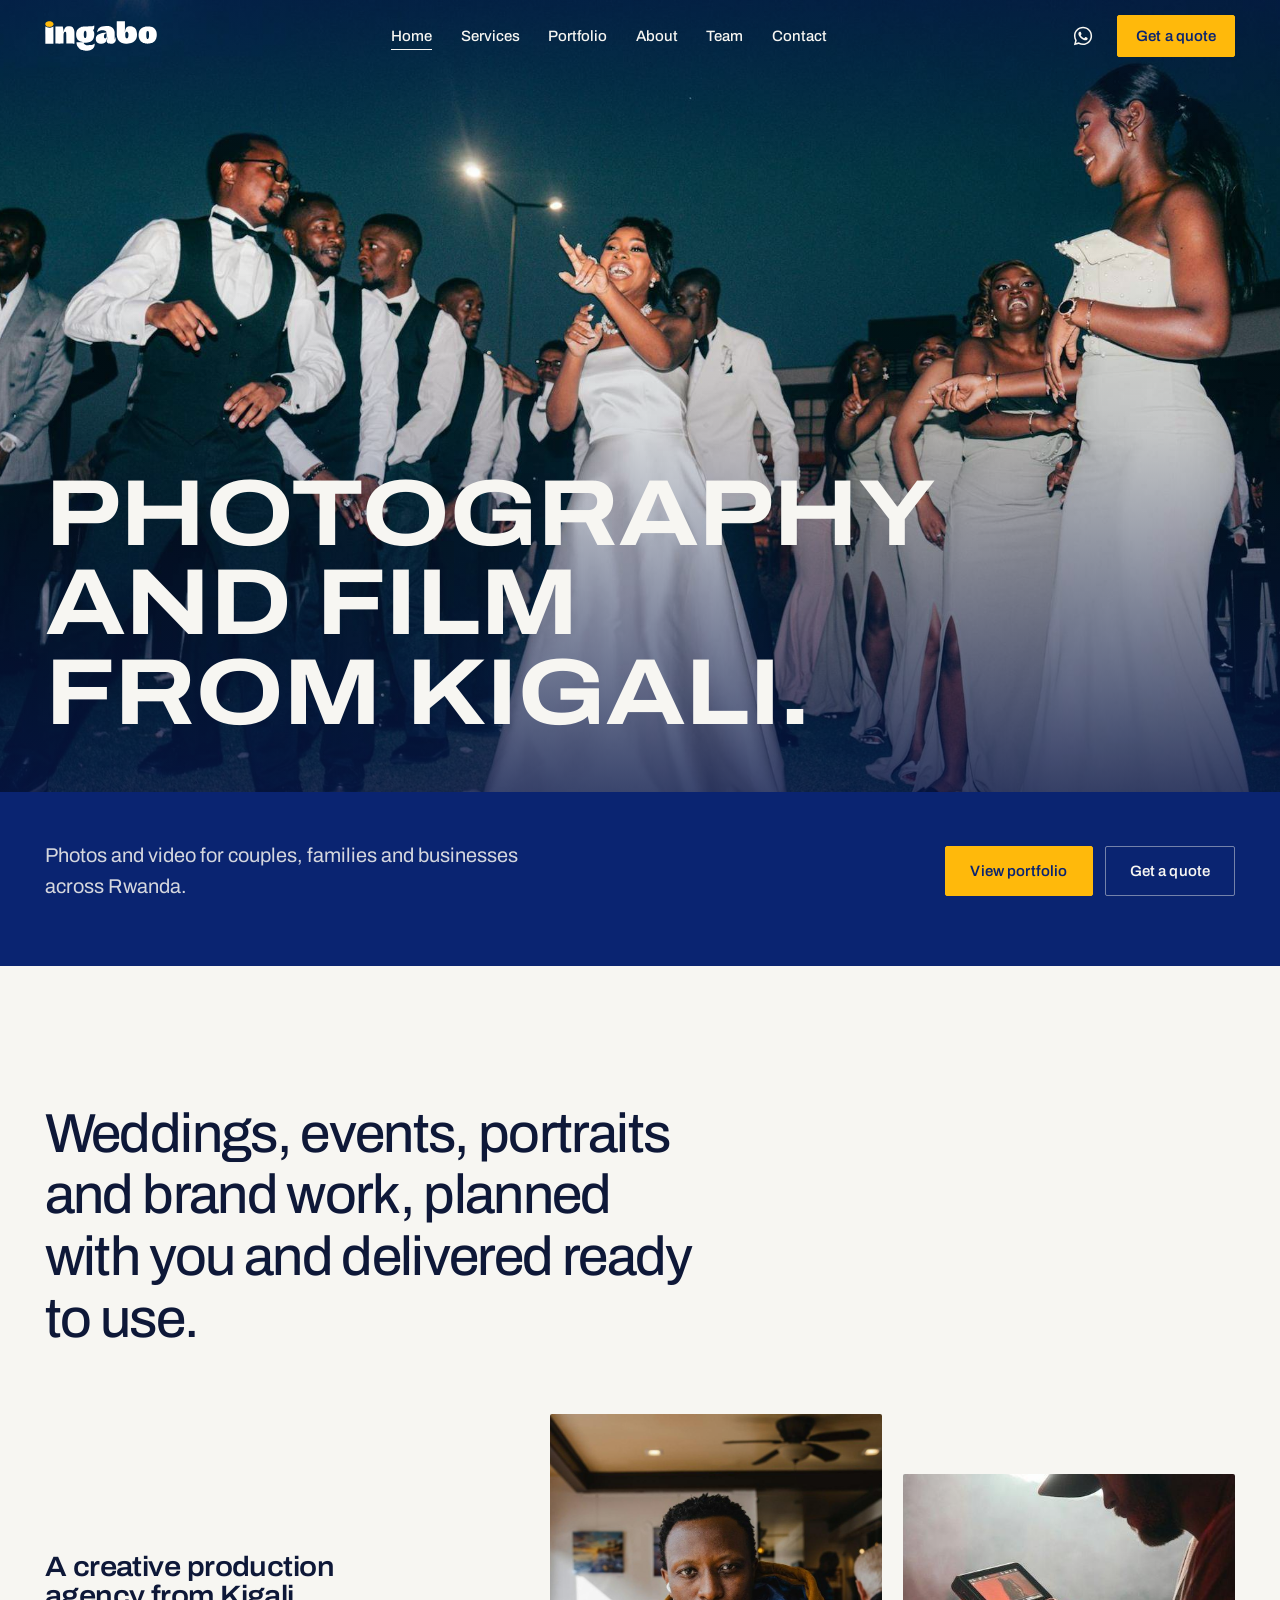
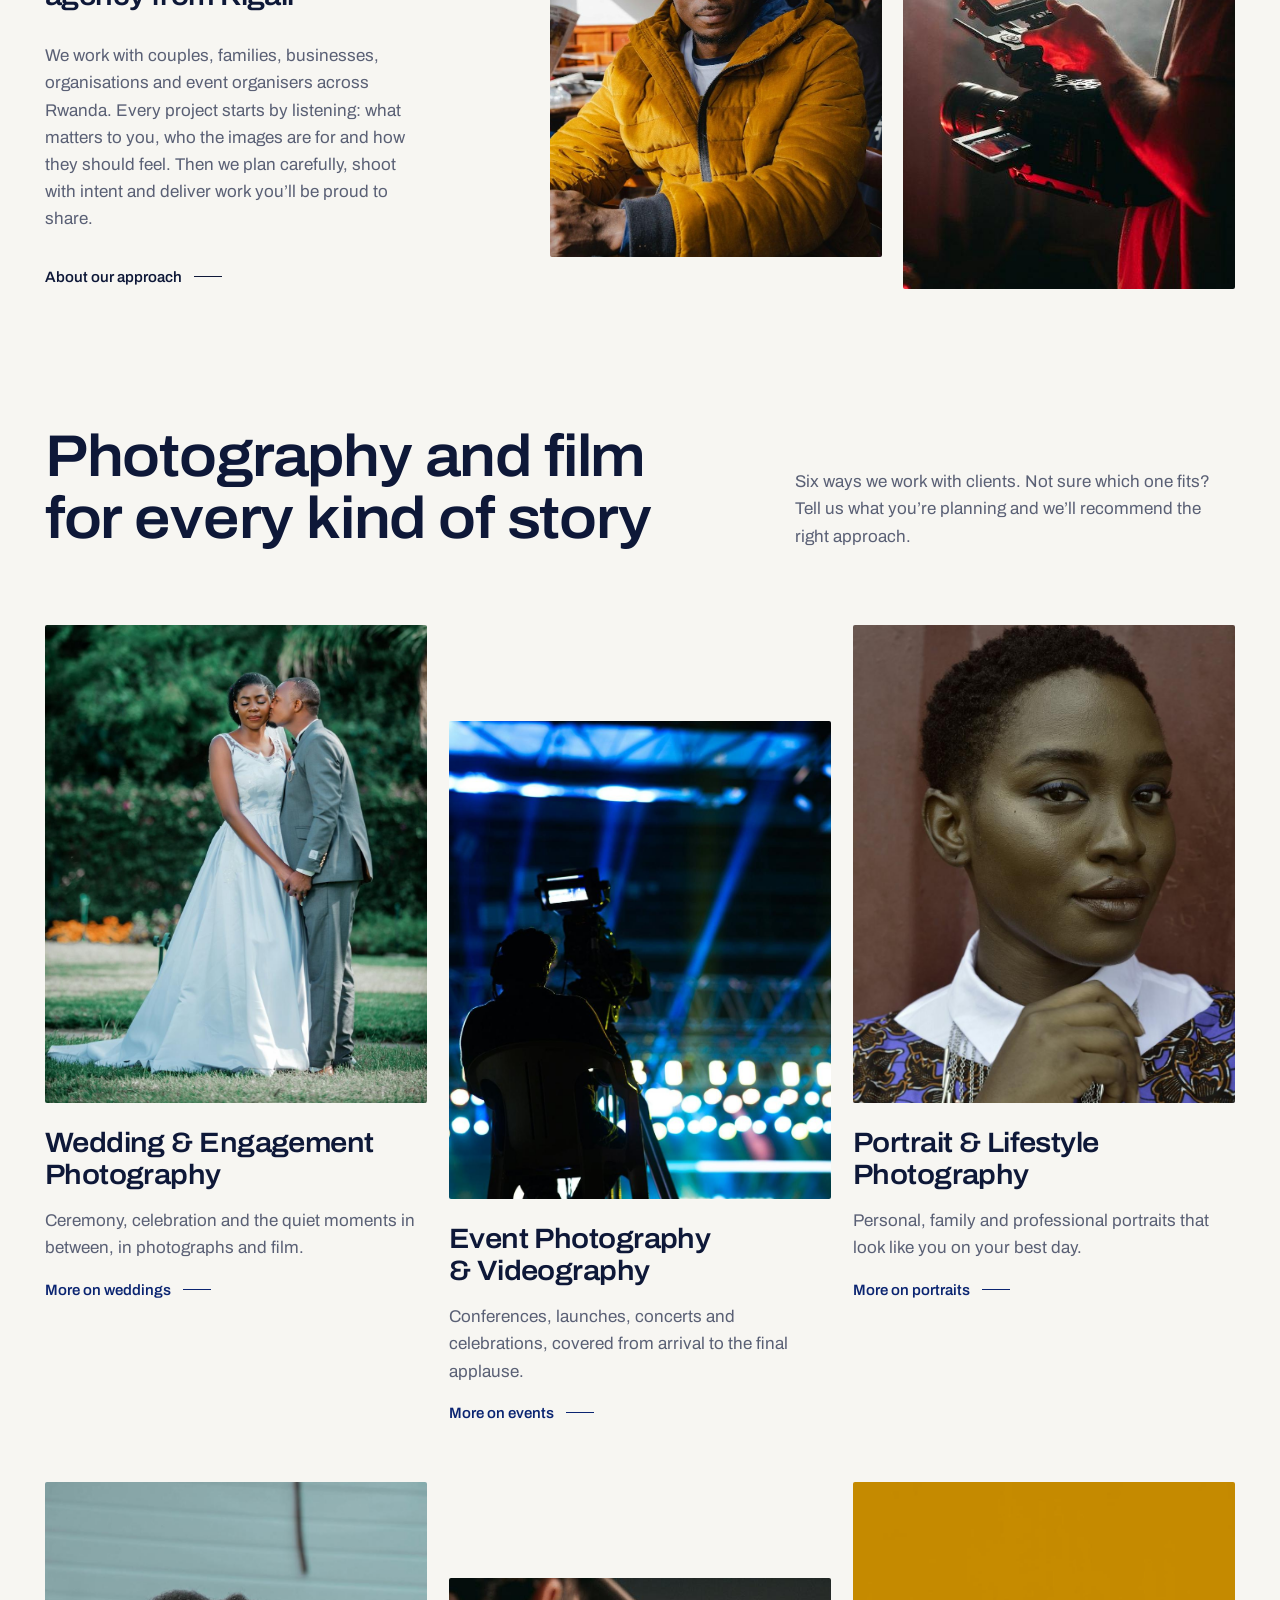
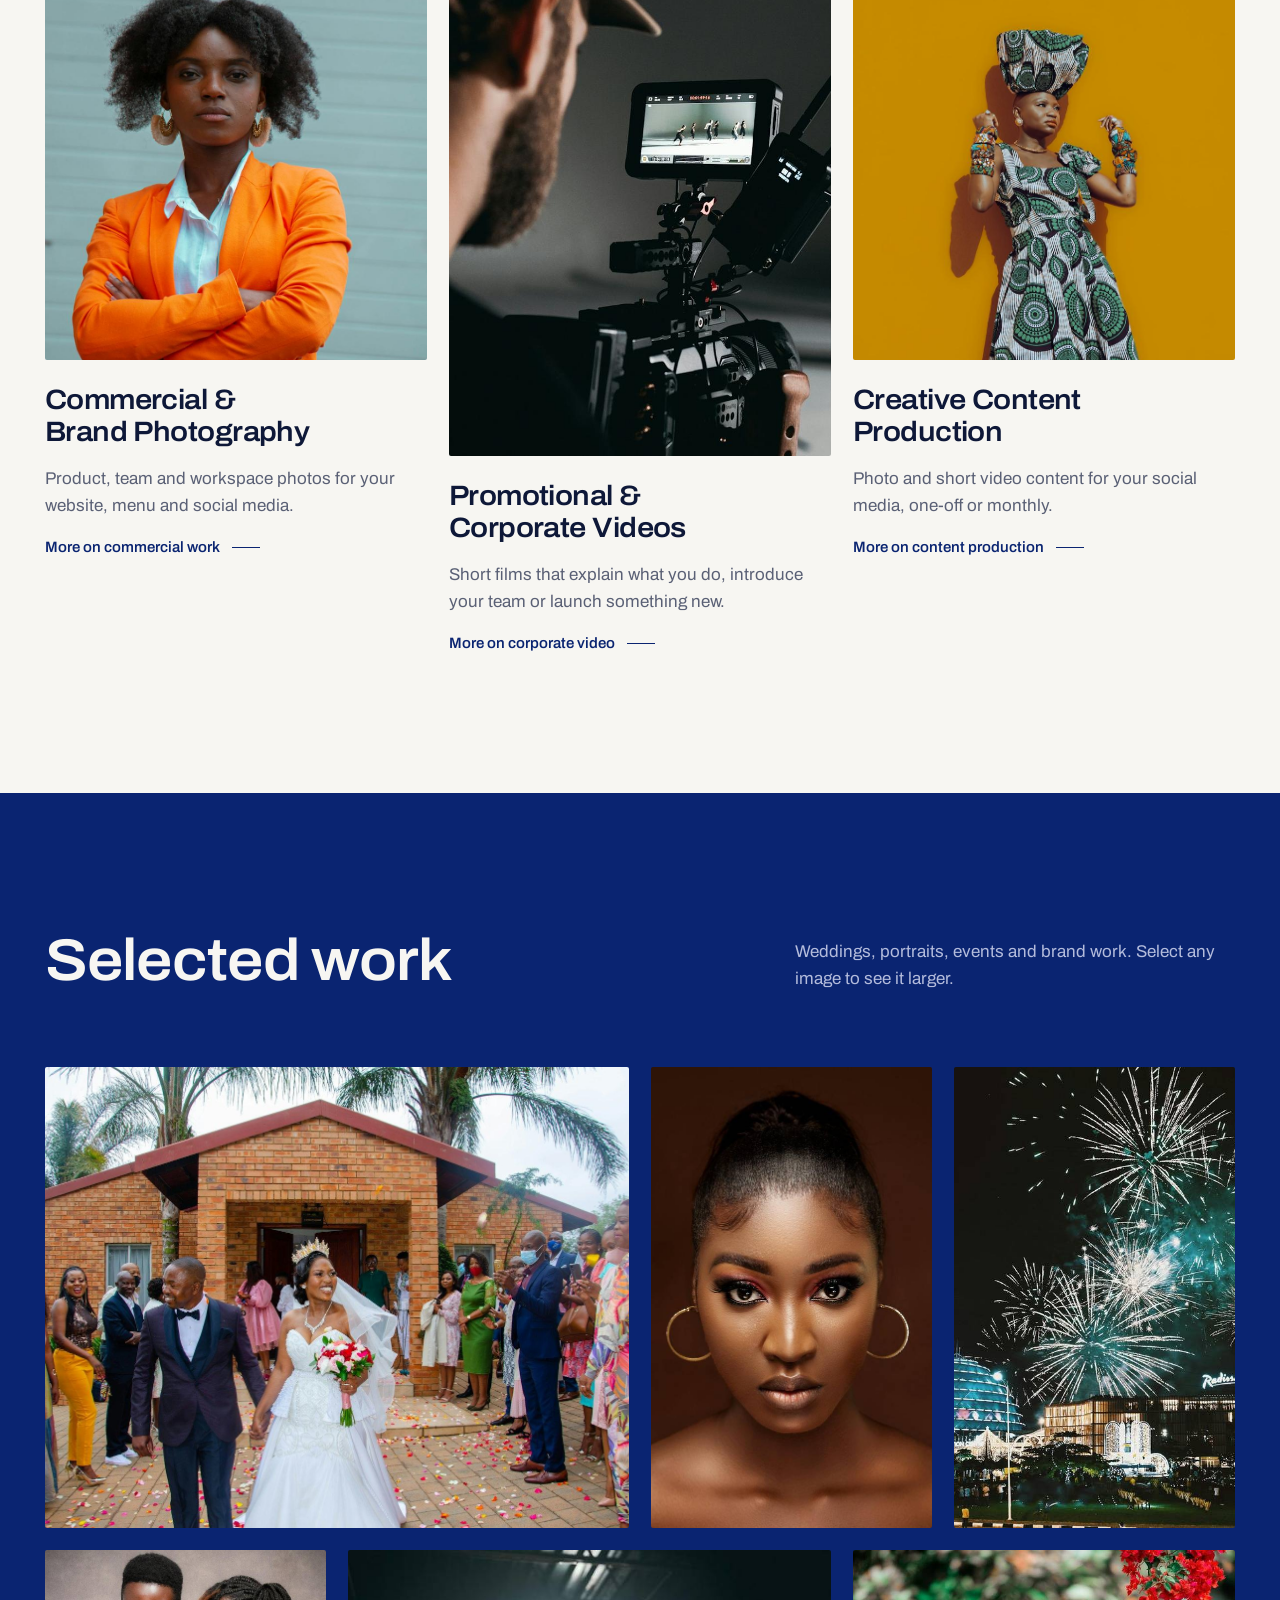
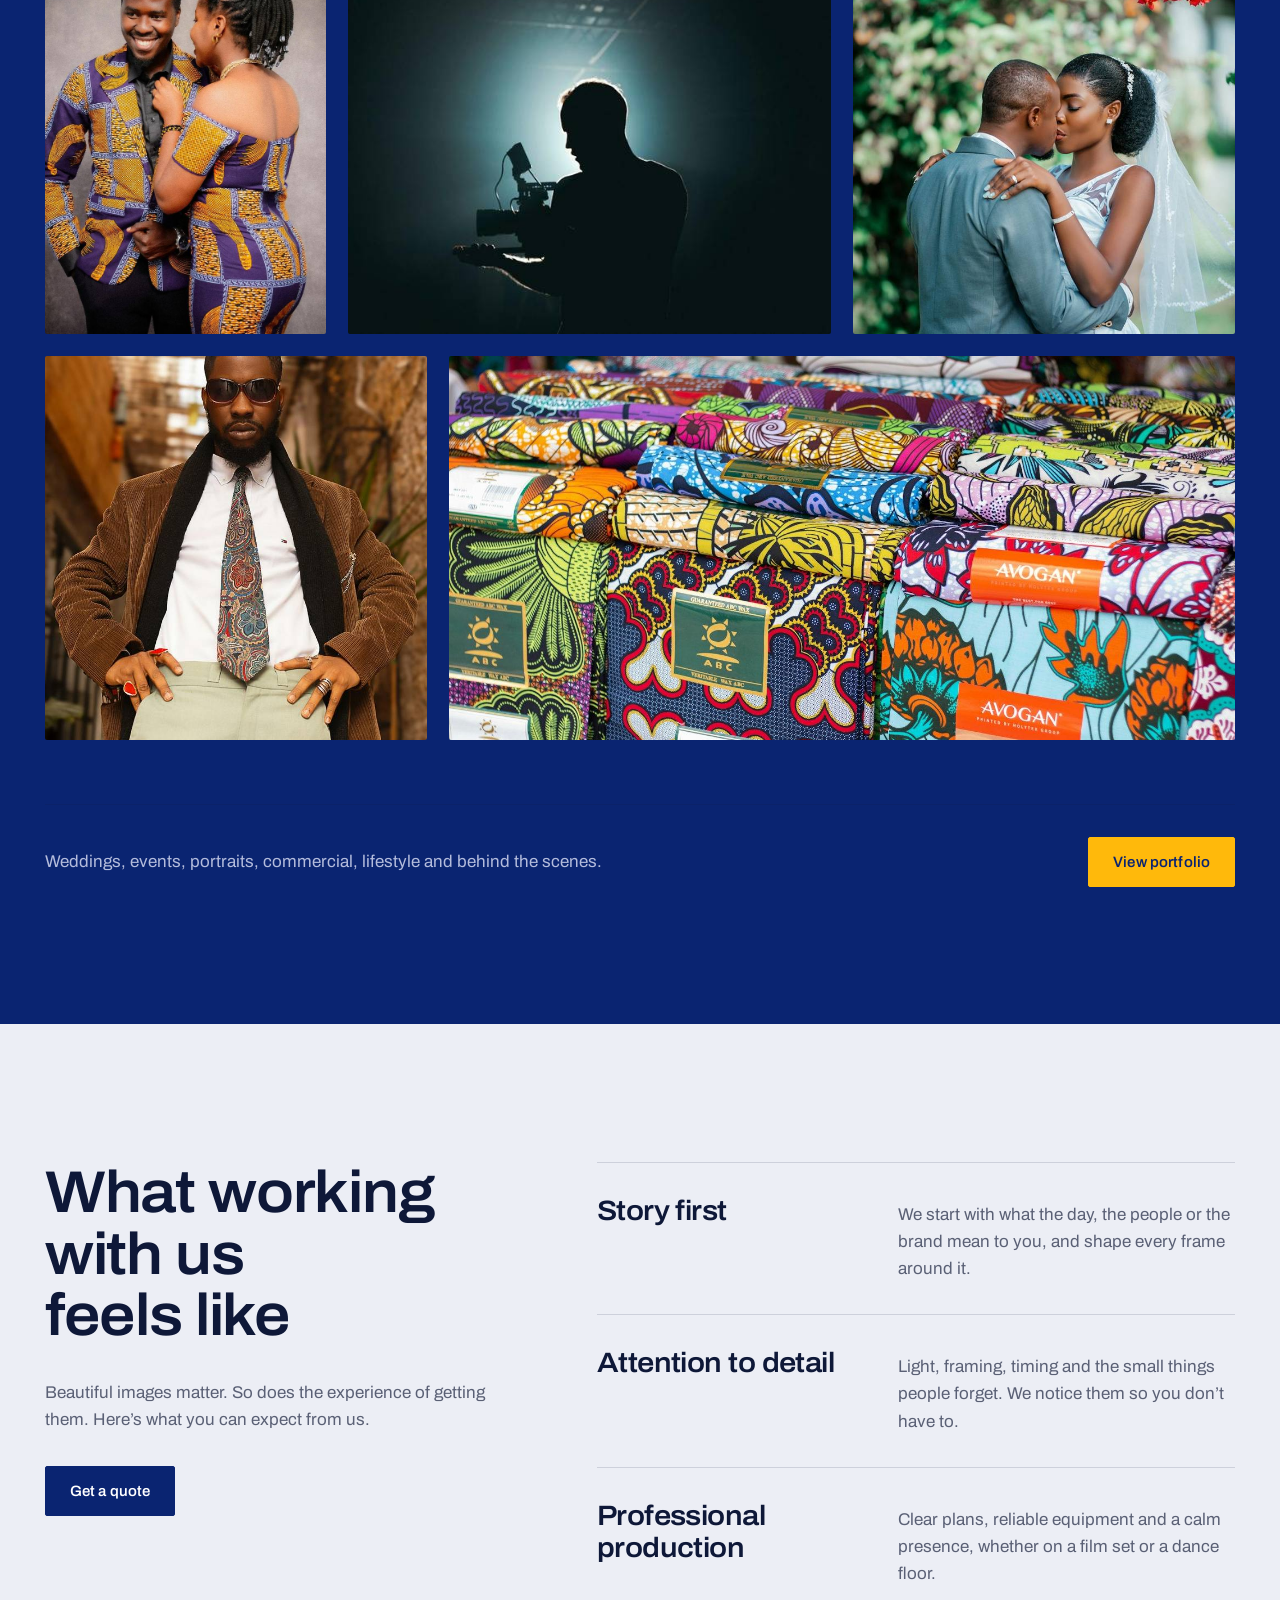
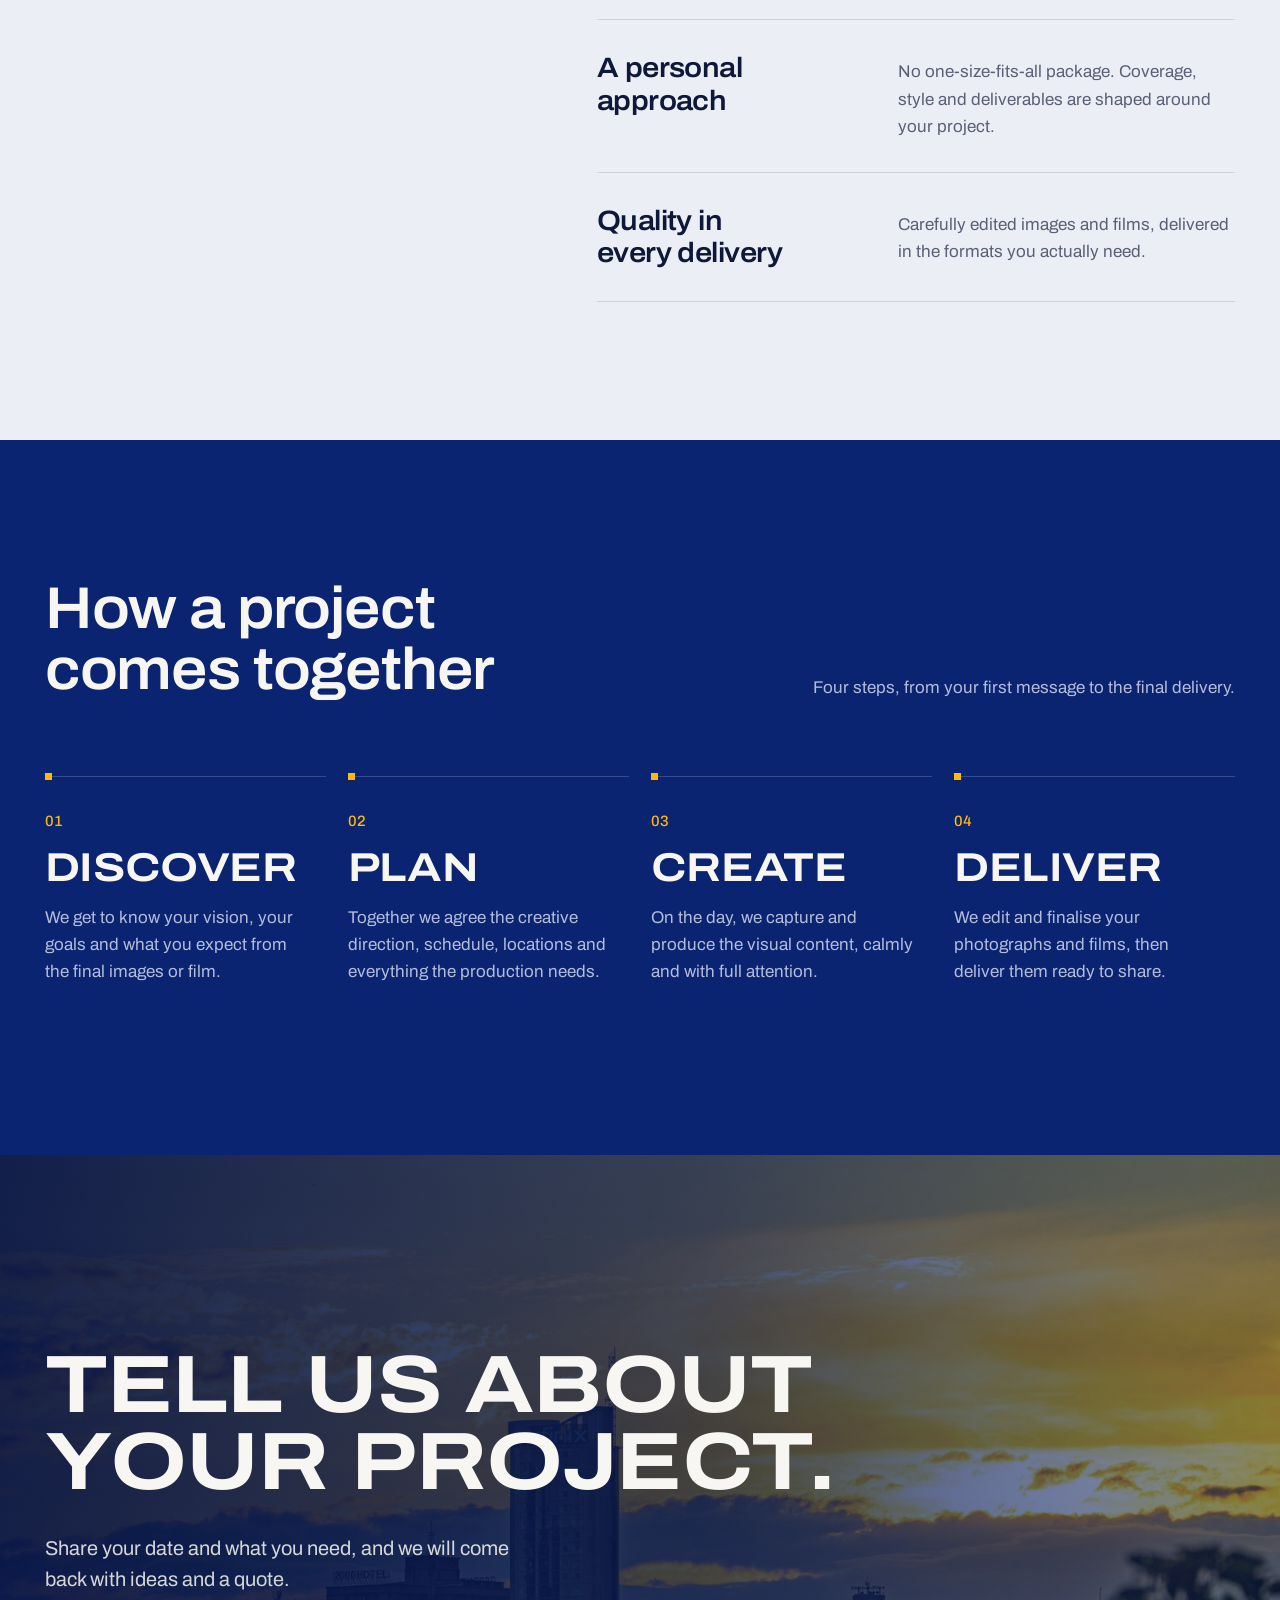
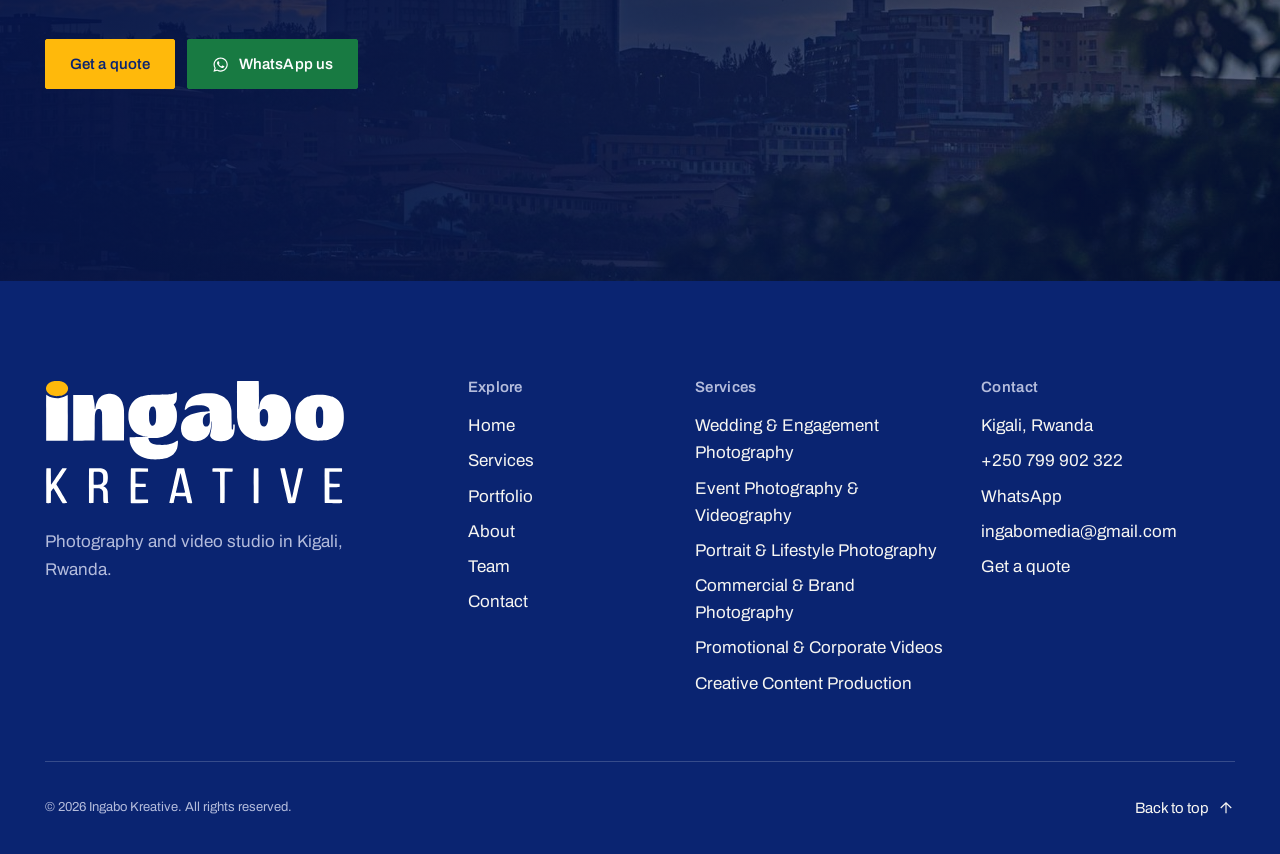
<file: index.html>
<!doctype html>
<html lang="en" class="no-js">
<head>
  <meta charset="utf-8">
  <meta name="viewport" content="width=device-width, initial-scale=1, viewport-fit=cover">
  <script>document.documentElement.classList.replace("no-js", "js")</script>
  <title>Ingabo Kreative | Photography &amp; Videography in Kigali, Rwanda</title>
  <meta name="description" content="Ingabo Kreative is a photography and videography agency in Kigali, Rwanda. Weddings, events, portraits, commercial photography and promotional films.">
  <!-- Replace the domain in canonical / og:url / og:image when the site goes live -->
  <link rel="canonical" href="https://www.ingabocreative.com/">
  <meta property="og:type" content="website">
  <meta property="og:site_name" content="Ingabo Kreative">
  <meta property="og:title" content="Ingabo Kreative | Photography &amp; Videography in Kigali, Rwanda">
  <meta property="og:description" content="Ingabo Kreative is a photography and videography agency in Kigali, Rwanda. Weddings, events, portraits, commercial photography and promotional films.">
  <meta property="og:url" content="https://www.ingabocreative.com/">
  <meta property="og:image" content="https://www.ingabocreative.com/assets/brand/og-image.jpg">
  <meta name="twitter:card" content="summary_large_image">
  <meta name="theme-color" content="#0A2471">
  <link rel="icon" href="favicon.svg" type="image/svg+xml">
  <link rel="icon" href="assets/icons/favicon-32.png" sizes="32x32" type="image/png">
  <link rel="apple-touch-icon" href="assets/icons/apple-touch-icon.png">
  <link rel="manifest" href="site.webmanifest">
  <link rel="preload" href="assets/fonts/archivo-var-latin.woff2" as="font" type="font/woff2" crossorigin>
  <link rel="stylesheet" href="css/style.css">
  <link rel="stylesheet" href="css/components.css">
  <!-- build:schema (generated from js/config.js by scripts/build.js) -->
  <script type="application/ld+json">
  {
    "@context": "https://schema.org",
    "@graph": [
      {
        "@type": "ProfessionalService",
        "@id": "https://www.ingabocreative.com/#business",
        "name": "Ingabo Kreative",
        "description": "Photography and video studio in Kigali, Rwanda, offering wedding, event, portrait, commercial and brand photography, and promotional and corporate video production across Rwanda.",
        "url": "https://www.ingabocreative.com/",
        "image": "https://www.ingabocreative.com/assets/brand/og-image.jpg",
        "logo": "https://www.ingabocreative.com/assets/brand/logo-512.png",
        "telephone": "+250799902322",
        "email": "ingabomedia@gmail.com",
        "address": {
          "@type": "PostalAddress",
          "addressLocality": "Kigali",
          "addressCountry": "RW"
        },
        "areaServed": {
          "@type": "Country",
          "name": "Rwanda"
        },
        "knowsAbout": [
          "Wedding photography",
          "Event photography",
          "Videography",
          "Portrait photography",
          "Commercial photography",
          "Corporate video production"
        ]
      },
      {
        "@type": "WebSite",
        "@id": "https://www.ingabocreative.com/#website",
        "url": "https://www.ingabocreative.com/",
        "name": "Ingabo Kreative",
        "inLanguage": "en"
      }
    ]
  }
  </script>
  <!-- /build:schema -->
  <link rel="preload" as="image" href="assets/images/hero/hero-01-portrait.jpg" media="(max-width: 699px) and (orientation: portrait)" fetchpriority="high">
  <link rel="preload" as="image" href="assets/images/hero/hero-01.jpg" media="not all and (max-width: 699px) and (orientation: portrait)" fetchpriority="high">
</head>
<body>
  <a class="skip-link" href="#main">Skip to content</a>

  <header class="site-header site-header--overlay" data-header>
    <div class="container site-header__inner">
      <a class="logo" href="./" aria-label="Ingabo Kreative, home"><svg xmlns="http://www.w3.org/2000/svg" viewBox="105 424 870 233" aria-hidden="true" focusable="false"><path fill="currentColor" fill-rule="evenodd" d="M417.7 654.5C417 654.4 414.7 654.2 412.5 654C406.4 653.4 396 651.1 391.8 649.4C383.2 645.8 379.3 643.8 375 640.7C367.4 635.4 360.7 628 356.9 621C355.2 617.9 352.5 611.4 352 609.2C350.6 603.5 349.5 594.9 349.7 591.2L349.8 589.6L366.8 589.5C376.2 589.4 385.3 589.2 387.2 589C389 588.8 393.3 588.5 396.7 588.3C400.1 588.1 403 587.8 403.1 587.7C403.9 586.9 402.8 586.7 398.9 586.7C386.4 586.6 374.5 582.8 366.2 576C356.1 567.8 349.6 556.2 347.8 543C346.6 534.3 346.4 522 347.3 517.1C347.5 516.1 347.8 514.1 348 512.5C348.6 507.3 351.8 498.7 354.7 494.1C359 487.4 364.5 481.8 370.3 477.9C375.1 474.8 383 471.1 387 470C387.6 469.9 389 469.5 390 469.2C392.8 468.4 401.4 467.1 407.8 466.5C412.4 466.1 416.5 466 428.8 466.2C443.9 466.4 459.5 466 464.3 465.3C465.5 465.2 468.2 464.8 470.3 464.5C476.5 463.6 480.9 462.4 483.3 460.8C485.1 459.7 487.1 459.4 487.6 460.1C488.4 461 487.9 475.9 487 480C485.6 486.8 483.9 490.1 480.5 492.6C479.4 493.5 478.4 494.2 478.2 494.4C478 494.5 478.4 495.3 479.1 496.2C483 501.6 485.5 507.8 487.2 516C487.7 518.3 487.8 520.5 487.8 527.8C487.8 538.1 487.5 540.6 485 550.6C484.5 552.5 482 559 480.8 561.3C477 568.6 470.1 576.5 463.5 580.8C460.3 582.9 453.6 586.3 450.8 587.3C442.3 590.1 433.8 591.7 424.5 592.3C421.4 592.5 417.9 592.7 416.7 592.8C414.6 593 408.5 592.6 405.9 592.1C404.2 591.8 404.1 592.4 405.2 595.7C408.2 604.8 414.5 609.5 426.4 611.4C428.3 611.7 433 611.8 441.8 611.8C452.3 611.8 455.2 611.7 458.7 611.2C466.6 610.1 472.1 608.7 478.7 606.3C480.9 605.4 483.9 603.5 485.6 601.8C487.2 600.1 487.4 600 489 600C490.5 600 490.7 600.1 490.9 600.9C491.2 602.1 490.7 610.7 490.1 614.2C489.1 620.5 486.3 627.7 483.1 632.4C478.9 638.5 471.2 644.7 464.2 647.7C459 649.9 450.8 652.3 446 653C436.5 654.4 423.8 655 417.7 654.5ZM532 601.1C522.6 599.7 515.3 596.3 509.5 590.7C506.2 587.5 504.6 585.3 503.1 582.1C502.5 580.6 501.8 579.3 501.7 579C501.5 578.7 501.2 577.5 500.9 576.4C498 565.1 499.5 551.5 504.7 542.5C507.1 538.3 513 532.3 517.8 529.1C521.2 526.9 527.6 523.9 532.7 522.2C541.6 519.2 554.5 516.7 564.8 516C575.2 515.3 582.5 514.6 582.8 514.2C582.9 514 583 512.9 582.9 511.8C582.4 505.2 575.6 499.8 565 497.6C557 495.9 544.3 496 535 497.9C529.9 498.9 528 499.5 523.9 501.6C520 503.5 517.4 505.5 515.3 508.2C514.4 509.3 513.4 510.4 513.1 510.5C512.2 510.8 510.7 510.7 510.4 510.1C509.6 508.8 513 495.4 515 492.1C515.4 491.4 516 490.3 516.2 489.6C517.3 486.4 522.5 480 526.8 476.6C533.3 471.3 537.5 469.2 547.8 466.1C561.4 462 582.4 460.9 598.2 463.5C604.2 464.5 607.6 465.4 612 467C613.4 467.5 615.1 468.1 615.8 468.3C617.8 468.9 623.5 472.2 626.2 474.2C628.8 476.2 632.9 480.1 634.5 482.2C635.1 482.9 636.3 484.8 637.2 486.3C641.6 493.6 643.5 498.8 645.4 508.3C646.1 512 646.1 513.1 646.3 538C646.5 554.2 646.7 564.3 646.9 565.1C647.4 566.7 648.2 568 648.8 568C649.4 568 650.2 567.1 650.7 565.8C650.9 565.3 651.2 562 651.3 558.5L651.5 552.2L653.7 552.2L655.8 552.2L655.8 560.3C655.8 571.6 654.8 576.8 651.2 583.8C644.9 596.2 630.8 602.7 613.5 601.4C601.9 600.4 594.2 598 589.4 593.8C587.5 592.1 584.5 587.5 584.1 585.8C584 585 584.2 583.5 584.8 581.3C586 577 587.5 567.9 588 563.2C589.2 549.7 589.3 543.5 588.3 543.5C587.9 543.5 587.8 544.5 587.6 549.2C586.9 567.8 582.6 580.8 574.3 589C567.1 596.1 559.3 599.6 547.2 601.3C543.7 601.8 535.6 601.7 532 601.1ZM733.8 600C723.2 599.5 711.8 597.4 704.2 594.3C699.8 592.6 697.1 591.4 695 590.2C693.6 589.4 691.6 588.3 690.5 587.7C687.8 586.2 684.7 583.6 680.8 579.6C670 568.3 664.3 554.3 662.7 534.6C662.3 530 662.2 427.8 662.5 426.9C662.7 426.4 665.8 426.3 694.2 426.3C722 426.3 725.6 426.4 725.8 426.8C725.9 427.1 726 443 726 462.1C726 490.6 725.9 497.5 725.5 500.3C724.9 505 724.9 507.5 725.6 508.1C726.5 508.9 727 507.5 727 504.1C727 496.5 730.2 485.6 734 479.7C736.7 475.7 742 470.8 745.5 468.9C747.5 467.9 752.5 466.3 755.8 465.6C762.6 464.3 774.3 464.9 781.7 466.9C783.4 467.4 785.4 467.9 786 468C790 469 797.2 473.3 801.2 477.1C810.7 486.1 816.4 498.5 818.5 515C820.6 531.7 819.8 543.2 815.8 556C813.9 562 810.6 567.9 805.7 574.3C802.9 578 801.7 579.3 798.5 582C793 586.6 791.4 587.6 783.2 591.6C769.5 598.4 754.5 600.9 733.8 600ZM107.9 599.8C107.8 599.7 107.7 569.7 107.7 533.1C107.7 475.5 107.7 466.7 108.2 466.7C108.4 466.7 108.7 466.8 108.8 467C109.1 467.4 117.2 471.8 119.9 472.9C126.8 475.9 135.6 477.1 143.7 476.4C146 476.1 148.4 475.8 149 475.7C149.6 475.5 151.1 475.1 152.3 474.8C155.3 474.1 161.1 471.6 164.1 470C165.4 469.2 167 468.3 167.7 467.9C168.3 467.6 169.1 467 169.4 466.7C169.8 466.4 170.1 466.3 170.3 466.5C170.6 466.8 170.6 490.3 170.6 533.4L170.5 599.8L139.3 599.9C122.2 600 108 599.9 107.9 599.8ZM185.8 599.6C185.7 599.4 185.7 569.4 185.8 533L185.8 466.8L214.3 466.8L242.8 466.8L243.2 468.2C243.4 468.9 244.4 473.6 245.3 478.5C246.3 483.4 247.4 489.3 247.9 491.5C248.7 495 248.8 496.2 248.8 501.6C248.8 506.1 248.9 507.7 249.3 508.1C250 508.8 250.5 507.7 250.8 505.2C251.6 497.2 254.3 488.3 257.8 482.2C260.7 477.1 265.5 471.8 269.6 469.2C271.8 467.8 278.4 465.4 282 464.7C285.1 464 286.3 464 292.7 464.1C300.7 464.2 303.7 464.8 309.1 466.8C313.4 468.5 314.5 469.1 317.4 471.5C320.8 474.1 322.5 476.2 324.9 480C327.2 483.9 328.2 486.1 329.8 490.8C331.5 496.2 332.1 498.8 333.4 507.7C333.9 511.2 334.2 550.9 334 579.7L333.8 599.8L324.7 599.8C319.6 599.8 305.6 599.8 293.6 599.7C274.8 599.6 271.6 599.5 271.2 599.1C270.7 598.7 270.7 595.4 270.6 575.6C270.6 562.9 270.5 544.9 270.3 535.5C270.1 520 270 518.3 269.4 516.2C268.4 512.8 267.9 511.7 266.4 509.9C262.5 505.6 255.7 507.1 252.6 513.2C251.2 515.8 250.2 519.7 249.5 524.9C249.1 528.3 249 534.2 249 564.2C248.9 590.4 248.8 599.6 248.6 599.7C248.3 599.9 234.2 600 217.1 600C192.5 600 185.9 599.9 185.8 599.6ZM889 599.5C883 598.6 874.6 596.7 871.8 595.5C871.3 595.2 869.8 594.6 868.5 594.1C865.4 593 862 591.2 859.3 589.5C858 588.6 856.9 588 856.8 588C855.9 588 848.8 581.4 845.9 578C842.4 573.7 838.2 566.4 836.2 560.7C830.7 545.2 830.3 522.7 835.3 507.4C836.9 502.6 837.3 501.7 839.2 497.9C842.5 491.5 849 483.7 854.5 479.6C862.1 473.9 873.8 469 882.1 468C883.7 467.8 885.7 467.5 886.6 467.4C893 466.2 911.8 466.1 919.3 467.1C929.8 468.6 932.3 469.2 937.8 471.4C945.5 474.5 951.7 478.4 957 483.7C970.6 497.1 975.3 516.3 972.2 545.2C970.9 556.5 966.6 567.9 960.4 576.2C958.1 579.1 953.5 583.8 950.7 586C948.3 587.8 941.7 592 941.2 592C941.1 592 940.1 592.4 938.9 593C935.6 594.4 935 594.7 931.5 595.8C926.5 597.4 921.7 598.5 915.3 599.4C910.8 600 893.2 600.1 889 599.5ZM904.9 563.3C909.1 561.4 911.3 556.8 912.5 546.8C913 543.5 913.1 539.8 913.1 531.3C913.1 521.6 913 519.6 912.4 515.8C911.2 508.7 910 505.5 907.7 503.1C905.9 501.3 904.8 500.9 902.3 500.9C899 500.9 896.9 502.4 895.1 506.2C893.9 508.6 893.2 510.8 892.5 515.3C891.6 520.4 891.5 542 892.4 547.5C894.2 558.5 897.4 563.6 902.4 563.6C903.3 563.7 904.4 563.5 904.9 563.3ZM576.3 558.3C578 557.5 580.6 554.9 581.6 553C583.6 548.9 583.9 544.7 583.4 529.1C583.2 521.8 583 519.5 582.7 519.4C581.7 518.7 575.2 521.1 571.7 523.5C566.7 526.8 564.5 530.5 563.3 537.5C562.3 543.6 562.8 549.7 564.7 553.3C567.1 558 572.1 560.2 576.3 558.3ZM745.1 557.4C749.1 554.9 751.3 550.2 752.5 541.8C753.3 536.1 753.1 521.9 752.1 518.7C751.3 516 749.1 512.1 747.5 510.7C743.6 507.3 738.8 507.1 734.4 509.9C732.2 511.3 731.7 512.1 729.9 515.6L728.5 518.5L728.5 530.5C728.5 540.7 728.6 542.9 729.1 545.3C730 549.8 731.5 553.5 732.9 555.1C734 556.3 736.3 557.7 737.8 558C740 558.5 743.8 558.2 745.1 557.4ZM420.7 555.3C422.9 554.2 424.8 551.2 425.8 547.2C427 542.8 427.2 539.9 427.2 527.8C427.2 515.4 426.9 512.7 425.5 508.4C424.3 504.8 422 501.8 419.9 501C417.4 500.1 414.1 500.9 411.9 502.9C410.7 504 408.5 508.6 407.8 511.3C405.8 519.4 405.8 535.8 407.7 544.3C408.4 547.2 410.3 551.7 411.6 553.2C414 556.2 417.4 557 420.7 555.3Z"/><path fill="#FFB90B" d="M130.5 469.5C129.2 469.3 127.6 468.9 127 468.6C126.3 468.3 125.2 468 124.5 467.9C123 467.6 118.8 465.6 116.6 464.1C114.2 462.4 111.7 460 110.1 457.8C108.9 456.1 108.4 454.9 107.8 452.6C106.8 448.7 106.8 447.2 107.9 443.4C108.9 439.7 110.5 437.2 113.8 434.4C117.4 431.1 120.8 429.3 126.2 427.6C135.6 424.5 148.7 425.3 156.8 429.4C157.9 429.9 158.9 430.3 159 430.3C159.2 430.3 160.3 431 161.6 431.9C168 436.3 170.9 440.9 171.2 447.5C171.4 450.2 171.3 450.8 170.5 453.1C169.3 456.6 167.9 458.7 165.1 461.4C161.9 464.3 157.7 466.8 153.9 467.9C153 468.2 151.1 468.7 149.8 469.1C147.9 469.6 146.3 469.8 140.2 469.9C135 469.9 132.1 469.8 130.5 469.5Z"/></svg></a>
      <nav class="site-nav" aria-label="Main">
        <ul class="site-nav__list">
          <li><a class="site-nav__link" href="./" aria-current="page">Home</a></li>
          <li><a class="site-nav__link" href="services/">Services</a></li>
          <li><a class="site-nav__link" href="portfolio/">Portfolio</a></li>
          <li><a class="site-nav__link" href="about/">About</a></li>
          <li><a class="site-nav__link" href="team/">Team</a></li>
          <li><a class="site-nav__link" href="contact/">Contact</a></li>
        </ul>
      </nav>
      <div class="site-header__actions">
        <a class="icon-btn" href="https://wa.me/250799902322?text=Hello%20Ingabo%20Kreative%2C%20I%27d%20like%20to%20talk%20about%20a%20project." data-wa target="_blank" rel="noopener" aria-label="WhatsApp us (opens WhatsApp)"><svg viewBox="0 0 24 24" aria-hidden="true" focusable="false"><path fill="currentColor" d="M12.04 2C6.58 2 2.13 6.45 2.13 11.91c0 1.75.46 3.45 1.32 4.95L2.05 22l5.25-1.38a9.9 9.9 0 0 0 4.74 1.21c5.46 0 9.91-4.45 9.91-9.91S17.5 2 12.04 2Zm0 18.15c-1.48 0-2.93-.4-4.2-1.15l-.3-.18-3.12.82.83-3.04-.2-.31a8.2 8.2 0 0 1-1.26-4.38c0-4.54 3.7-8.24 8.25-8.24 4.54 0 8.24 3.7 8.24 8.24 0 4.55-3.7 8.24-8.24 8.24Zm4.52-6.16c-.25-.12-1.47-.72-1.69-.81-.23-.08-.39-.12-.56.13-.16.24-.64.8-.78.97-.14.16-.29.18-.54.06-.25-.12-1.05-.39-1.99-1.23-.74-.66-1.23-1.47-1.38-1.72-.14-.25-.01-.38.11-.5.11-.11.25-.29.37-.43.13-.15.17-.25.25-.42.08-.16.04-.31-.02-.43-.06-.12-.56-1.34-.76-1.84-.2-.48-.41-.42-.56-.43h-.48c-.17 0-.43.06-.66.31-.22.25-.86.85-.86 2.07 0 1.22.89 2.4 1.01 2.56.12.17 1.75 2.67 4.23 3.74.59.26 1.05.41 1.41.52.59.19 1.13.16 1.56.1.48-.07 1.47-.6 1.67-1.18.21-.58.21-1.07.15-1.18-.06-.11-.22-.17-.47-.29Z"/></svg></a>
        <a class="btn btn--sm site-header__cta" href="contact/">Get a quote</a>
        <button type="button" class="menu-toggle" data-menu-toggle aria-expanded="false" aria-controls="mobile-menu">
          <span class="menu-toggle__bars"></span>
          <span class="visually-hidden">Menu</span>
        </button>
      </div>
    </div>
  </header>

  <div class="mobile-menu" id="mobile-menu" data-mobile-menu role="dialog" aria-modal="true" aria-label="Site menu" hidden>
    <div class="mobile-menu__top">
      <a class="logo" href="./" aria-label="Ingabo Kreative, home"><svg xmlns="http://www.w3.org/2000/svg" viewBox="105 424 870 233" aria-hidden="true" focusable="false"><path fill="currentColor" fill-rule="evenodd" d="M417.7 654.5C417 654.4 414.7 654.2 412.5 654C406.4 653.4 396 651.1 391.8 649.4C383.2 645.8 379.3 643.8 375 640.7C367.4 635.4 360.7 628 356.9 621C355.2 617.9 352.5 611.4 352 609.2C350.6 603.5 349.5 594.9 349.7 591.2L349.8 589.6L366.8 589.5C376.2 589.4 385.3 589.2 387.2 589C389 588.8 393.3 588.5 396.7 588.3C400.1 588.1 403 587.8 403.1 587.7C403.9 586.9 402.8 586.7 398.9 586.7C386.4 586.6 374.5 582.8 366.2 576C356.1 567.8 349.6 556.2 347.8 543C346.6 534.3 346.4 522 347.3 517.1C347.5 516.1 347.8 514.1 348 512.5C348.6 507.3 351.8 498.7 354.7 494.1C359 487.4 364.5 481.8 370.3 477.9C375.1 474.8 383 471.1 387 470C387.6 469.9 389 469.5 390 469.2C392.8 468.4 401.4 467.1 407.8 466.5C412.4 466.1 416.5 466 428.8 466.2C443.9 466.4 459.5 466 464.3 465.3C465.5 465.2 468.2 464.8 470.3 464.5C476.5 463.6 480.9 462.4 483.3 460.8C485.1 459.7 487.1 459.4 487.6 460.1C488.4 461 487.9 475.9 487 480C485.6 486.8 483.9 490.1 480.5 492.6C479.4 493.5 478.4 494.2 478.2 494.4C478 494.5 478.4 495.3 479.1 496.2C483 501.6 485.5 507.8 487.2 516C487.7 518.3 487.8 520.5 487.8 527.8C487.8 538.1 487.5 540.6 485 550.6C484.5 552.5 482 559 480.8 561.3C477 568.6 470.1 576.5 463.5 580.8C460.3 582.9 453.6 586.3 450.8 587.3C442.3 590.1 433.8 591.7 424.5 592.3C421.4 592.5 417.9 592.7 416.7 592.8C414.6 593 408.5 592.6 405.9 592.1C404.2 591.8 404.1 592.4 405.2 595.7C408.2 604.8 414.5 609.5 426.4 611.4C428.3 611.7 433 611.8 441.8 611.8C452.3 611.8 455.2 611.7 458.7 611.2C466.6 610.1 472.1 608.7 478.7 606.3C480.9 605.4 483.9 603.5 485.6 601.8C487.2 600.1 487.4 600 489 600C490.5 600 490.7 600.1 490.9 600.9C491.2 602.1 490.7 610.7 490.1 614.2C489.1 620.5 486.3 627.7 483.1 632.4C478.9 638.5 471.2 644.7 464.2 647.7C459 649.9 450.8 652.3 446 653C436.5 654.4 423.8 655 417.7 654.5ZM532 601.1C522.6 599.7 515.3 596.3 509.5 590.7C506.2 587.5 504.6 585.3 503.1 582.1C502.5 580.6 501.8 579.3 501.7 579C501.5 578.7 501.2 577.5 500.9 576.4C498 565.1 499.5 551.5 504.7 542.5C507.1 538.3 513 532.3 517.8 529.1C521.2 526.9 527.6 523.9 532.7 522.2C541.6 519.2 554.5 516.7 564.8 516C575.2 515.3 582.5 514.6 582.8 514.2C582.9 514 583 512.9 582.9 511.8C582.4 505.2 575.6 499.8 565 497.6C557 495.9 544.3 496 535 497.9C529.9 498.9 528 499.5 523.9 501.6C520 503.5 517.4 505.5 515.3 508.2C514.4 509.3 513.4 510.4 513.1 510.5C512.2 510.8 510.7 510.7 510.4 510.1C509.6 508.8 513 495.4 515 492.1C515.4 491.4 516 490.3 516.2 489.6C517.3 486.4 522.5 480 526.8 476.6C533.3 471.3 537.5 469.2 547.8 466.1C561.4 462 582.4 460.9 598.2 463.5C604.2 464.5 607.6 465.4 612 467C613.4 467.5 615.1 468.1 615.8 468.3C617.8 468.9 623.5 472.2 626.2 474.2C628.8 476.2 632.9 480.1 634.5 482.2C635.1 482.9 636.3 484.8 637.2 486.3C641.6 493.6 643.5 498.8 645.4 508.3C646.1 512 646.1 513.1 646.3 538C646.5 554.2 646.7 564.3 646.9 565.1C647.4 566.7 648.2 568 648.8 568C649.4 568 650.2 567.1 650.7 565.8C650.9 565.3 651.2 562 651.3 558.5L651.5 552.2L653.7 552.2L655.8 552.2L655.8 560.3C655.8 571.6 654.8 576.8 651.2 583.8C644.9 596.2 630.8 602.7 613.5 601.4C601.9 600.4 594.2 598 589.4 593.8C587.5 592.1 584.5 587.5 584.1 585.8C584 585 584.2 583.5 584.8 581.3C586 577 587.5 567.9 588 563.2C589.2 549.7 589.3 543.5 588.3 543.5C587.9 543.5 587.8 544.5 587.6 549.2C586.9 567.8 582.6 580.8 574.3 589C567.1 596.1 559.3 599.6 547.2 601.3C543.7 601.8 535.6 601.7 532 601.1ZM733.8 600C723.2 599.5 711.8 597.4 704.2 594.3C699.8 592.6 697.1 591.4 695 590.2C693.6 589.4 691.6 588.3 690.5 587.7C687.8 586.2 684.7 583.6 680.8 579.6C670 568.3 664.3 554.3 662.7 534.6C662.3 530 662.2 427.8 662.5 426.9C662.7 426.4 665.8 426.3 694.2 426.3C722 426.3 725.6 426.4 725.8 426.8C725.9 427.1 726 443 726 462.1C726 490.6 725.9 497.5 725.5 500.3C724.9 505 724.9 507.5 725.6 508.1C726.5 508.9 727 507.5 727 504.1C727 496.5 730.2 485.6 734 479.7C736.7 475.7 742 470.8 745.5 468.9C747.5 467.9 752.5 466.3 755.8 465.6C762.6 464.3 774.3 464.9 781.7 466.9C783.4 467.4 785.4 467.9 786 468C790 469 797.2 473.3 801.2 477.1C810.7 486.1 816.4 498.5 818.5 515C820.6 531.7 819.8 543.2 815.8 556C813.9 562 810.6 567.9 805.7 574.3C802.9 578 801.7 579.3 798.5 582C793 586.6 791.4 587.6 783.2 591.6C769.5 598.4 754.5 600.9 733.8 600ZM107.9 599.8C107.8 599.7 107.7 569.7 107.7 533.1C107.7 475.5 107.7 466.7 108.2 466.7C108.4 466.7 108.7 466.8 108.8 467C109.1 467.4 117.2 471.8 119.9 472.9C126.8 475.9 135.6 477.1 143.7 476.4C146 476.1 148.4 475.8 149 475.7C149.6 475.5 151.1 475.1 152.3 474.8C155.3 474.1 161.1 471.6 164.1 470C165.4 469.2 167 468.3 167.7 467.9C168.3 467.6 169.1 467 169.4 466.7C169.8 466.4 170.1 466.3 170.3 466.5C170.6 466.8 170.6 490.3 170.6 533.4L170.5 599.8L139.3 599.9C122.2 600 108 599.9 107.9 599.8ZM185.8 599.6C185.7 599.4 185.7 569.4 185.8 533L185.8 466.8L214.3 466.8L242.8 466.8L243.2 468.2C243.4 468.9 244.4 473.6 245.3 478.5C246.3 483.4 247.4 489.3 247.9 491.5C248.7 495 248.8 496.2 248.8 501.6C248.8 506.1 248.9 507.7 249.3 508.1C250 508.8 250.5 507.7 250.8 505.2C251.6 497.2 254.3 488.3 257.8 482.2C260.7 477.1 265.5 471.8 269.6 469.2C271.8 467.8 278.4 465.4 282 464.7C285.1 464 286.3 464 292.7 464.1C300.7 464.2 303.7 464.8 309.1 466.8C313.4 468.5 314.5 469.1 317.4 471.5C320.8 474.1 322.5 476.2 324.9 480C327.2 483.9 328.2 486.1 329.8 490.8C331.5 496.2 332.1 498.8 333.4 507.7C333.9 511.2 334.2 550.9 334 579.7L333.8 599.8L324.7 599.8C319.6 599.8 305.6 599.8 293.6 599.7C274.8 599.6 271.6 599.5 271.2 599.1C270.7 598.7 270.7 595.4 270.6 575.6C270.6 562.9 270.5 544.9 270.3 535.5C270.1 520 270 518.3 269.4 516.2C268.4 512.8 267.9 511.7 266.4 509.9C262.5 505.6 255.7 507.1 252.6 513.2C251.2 515.8 250.2 519.7 249.5 524.9C249.1 528.3 249 534.2 249 564.2C248.9 590.4 248.8 599.6 248.6 599.7C248.3 599.9 234.2 600 217.1 600C192.5 600 185.9 599.9 185.8 599.6ZM889 599.5C883 598.6 874.6 596.7 871.8 595.5C871.3 595.2 869.8 594.6 868.5 594.1C865.4 593 862 591.2 859.3 589.5C858 588.6 856.9 588 856.8 588C855.9 588 848.8 581.4 845.9 578C842.4 573.7 838.2 566.4 836.2 560.7C830.7 545.2 830.3 522.7 835.3 507.4C836.9 502.6 837.3 501.7 839.2 497.9C842.5 491.5 849 483.7 854.5 479.6C862.1 473.9 873.8 469 882.1 468C883.7 467.8 885.7 467.5 886.6 467.4C893 466.2 911.8 466.1 919.3 467.1C929.8 468.6 932.3 469.2 937.8 471.4C945.5 474.5 951.7 478.4 957 483.7C970.6 497.1 975.3 516.3 972.2 545.2C970.9 556.5 966.6 567.9 960.4 576.2C958.1 579.1 953.5 583.8 950.7 586C948.3 587.8 941.7 592 941.2 592C941.1 592 940.1 592.4 938.9 593C935.6 594.4 935 594.7 931.5 595.8C926.5 597.4 921.7 598.5 915.3 599.4C910.8 600 893.2 600.1 889 599.5ZM904.9 563.3C909.1 561.4 911.3 556.8 912.5 546.8C913 543.5 913.1 539.8 913.1 531.3C913.1 521.6 913 519.6 912.4 515.8C911.2 508.7 910 505.5 907.7 503.1C905.9 501.3 904.8 500.9 902.3 500.9C899 500.9 896.9 502.4 895.1 506.2C893.9 508.6 893.2 510.8 892.5 515.3C891.6 520.4 891.5 542 892.4 547.5C894.2 558.5 897.4 563.6 902.4 563.6C903.3 563.7 904.4 563.5 904.9 563.3ZM576.3 558.3C578 557.5 580.6 554.9 581.6 553C583.6 548.9 583.9 544.7 583.4 529.1C583.2 521.8 583 519.5 582.7 519.4C581.7 518.7 575.2 521.1 571.7 523.5C566.7 526.8 564.5 530.5 563.3 537.5C562.3 543.6 562.8 549.7 564.7 553.3C567.1 558 572.1 560.2 576.3 558.3ZM745.1 557.4C749.1 554.9 751.3 550.2 752.5 541.8C753.3 536.1 753.1 521.9 752.1 518.7C751.3 516 749.1 512.1 747.5 510.7C743.6 507.3 738.8 507.1 734.4 509.9C732.2 511.3 731.7 512.1 729.9 515.6L728.5 518.5L728.5 530.5C728.5 540.7 728.6 542.9 729.1 545.3C730 549.8 731.5 553.5 732.9 555.1C734 556.3 736.3 557.7 737.8 558C740 558.5 743.8 558.2 745.1 557.4ZM420.7 555.3C422.9 554.2 424.8 551.2 425.8 547.2C427 542.8 427.2 539.9 427.2 527.8C427.2 515.4 426.9 512.7 425.5 508.4C424.3 504.8 422 501.8 419.9 501C417.4 500.1 414.1 500.9 411.9 502.9C410.7 504 408.5 508.6 407.8 511.3C405.8 519.4 405.8 535.8 407.7 544.3C408.4 547.2 410.3 551.7 411.6 553.2C414 556.2 417.4 557 420.7 555.3Z"/><path fill="#FFB90B" d="M130.5 469.5C129.2 469.3 127.6 468.9 127 468.6C126.3 468.3 125.2 468 124.5 467.9C123 467.6 118.8 465.6 116.6 464.1C114.2 462.4 111.7 460 110.1 457.8C108.9 456.1 108.4 454.9 107.8 452.6C106.8 448.7 106.8 447.2 107.9 443.4C108.9 439.7 110.5 437.2 113.8 434.4C117.4 431.1 120.8 429.3 126.2 427.6C135.6 424.5 148.7 425.3 156.8 429.4C157.9 429.9 158.9 430.3 159 430.3C159.2 430.3 160.3 431 161.6 431.9C168 436.3 170.9 440.9 171.2 447.5C171.4 450.2 171.3 450.8 170.5 453.1C169.3 456.6 167.9 458.7 165.1 461.4C161.9 464.3 157.7 466.8 153.9 467.9C153 468.2 151.1 468.7 149.8 469.1C147.9 469.6 146.3 469.8 140.2 469.9C135 469.9 132.1 469.8 130.5 469.5Z"/></svg></a>
      <button type="button" class="icon-btn" data-menu-close aria-label="Close menu"><svg viewBox="0 0 24 24" fill="none" stroke="currentColor" stroke-width="1.6" aria-hidden="true" focusable="false"><path d="M6 6l12 12M18 6L6 18"/></svg></button>
    </div>
    <ul class="mobile-menu__list">
      <li><a class="mobile-menu__link" href="./" aria-current="page">Home</a></li>
      <li><a class="mobile-menu__link" href="services/">Services</a></li>
      <li><a class="mobile-menu__link" href="portfolio/">Portfolio</a></li>
      <li><a class="mobile-menu__link" href="about/">About</a></li>
      <li><a class="mobile-menu__link" href="team/">Team</a></li>
      <li><a class="mobile-menu__link" href="contact/">Contact</a></li>
    </ul>
    <div class="mobile-menu__foot">
      <a class="btn btn--accent btn--block" href="contact/">Get a quote</a>
      <a class="btn btn--whatsapp btn--block" href="https://wa.me/250799902322?text=Hello%20Ingabo%20Kreative%2C%20I%27d%20like%20to%20talk%20about%20a%20project." data-wa target="_blank" rel="noopener"><svg viewBox="0 0 24 24" aria-hidden="true" focusable="false"><path fill="currentColor" d="M12.04 2C6.58 2 2.13 6.45 2.13 11.91c0 1.75.46 3.45 1.32 4.95L2.05 22l5.25-1.38a9.9 9.9 0 0 0 4.74 1.21c5.46 0 9.91-4.45 9.91-9.91S17.5 2 12.04 2Zm0 18.15c-1.48 0-2.93-.4-4.2-1.15l-.3-.18-3.12.82.83-3.04-.2-.31a8.2 8.2 0 0 1-1.26-4.38c0-4.54 3.7-8.24 8.25-8.24 4.54 0 8.24 3.7 8.24 8.24 0 4.55-3.7 8.24-8.24 8.24Zm4.52-6.16c-.25-.12-1.47-.72-1.69-.81-.23-.08-.39-.12-.56.13-.16.24-.64.8-.78.97-.14.16-.29.18-.54.06-.25-.12-1.05-.39-1.99-1.23-.74-.66-1.23-1.47-1.38-1.72-.14-.25-.01-.38.11-.5.11-.11.25-.29.37-.43.13-.15.17-.25.25-.42.08-.16.04-.31-.02-.43-.06-.12-.56-1.34-.76-1.84-.2-.48-.41-.42-.56-.43h-.48c-.17 0-.43.06-.66.31-.22.25-.86.85-.86 2.07 0 1.22.89 2.4 1.01 2.56.12.17 1.75 2.67 4.23 3.74.59.26 1.05.41 1.41.52.59.19 1.13.16 1.56.1.48-.07 1.47-.6 1.67-1.18.21-.58.21-1.07.15-1.18-.06-.11-.22-.17-.47-.29Z"/></svg>WhatsApp us</a>
      <p class="caption"><span data-config-text="location">Kigali, Rwanda</span></p>
    </div>
  </div>

  <main id="main" tabindex="-1">
    <section class="hero" data-hero aria-label="Introduction">
      <div class="hero__frame">
        <div class="hero__slide is-active">
          <picture>
            <source media="(max-width: 699px) and (orientation: portrait)" srcset="assets/images/hero/hero-01-portrait.jpg" width="900" height="1400">
            <img src="assets/images/hero/hero-01.jpg" alt="Wedding guests in suits and white gowns dancing outdoors at night" width="2000" height="1125" fetchpriority="high" decoding="async" style="object-position:50% 40%">
          </picture>
        </div>
        <div class="hero__title-wrap">
          <div class="container">
            <h1 class="display hero__title"><span>Photography and film from Kigali.</span></h1>
          </div>
        </div>
      </div>
      <div class="container hero__below">
        <p class="lead">Photos and video for couples, families and businesses across Rwanda.</p>
        <div class="hero__actions">
          <a class="btn btn--accent" href="portfolio/">View portfolio</a>
          <a class="btn btn--ghost-light" href="contact/">Get a quote</a>
        </div>
      </div>
    </section>

    <section class="section" id="intro" aria-labelledby="intro-title">
      <div class="container intro">
        <p class="statement statement--xl intro__statement">Weddings, events, portraits and brand work, planned with you and delivered ready to use.</p>
        <div class="intro__body">
          <h2 class="h4" id="intro-title">A creative production agency from Kigali</h2>
          <p class="muted">We work with couples, families, businesses, organisations and event organisers across Rwanda. Every project starts by listening: what matters to you, who the images are for and how they should feel. Then we plan carefully, shoot with intent and deliver work you&rsquo;ll be proud to share.</p>
          <a class="link-line" href="about/">About our approach</a>
        </div>
        <div class="intro__images reveal">
          <div class="frame ratio-3-4"><img src="assets/images/general/intro-01.jpg" alt="Man in a mustard yellow jacket seated at a café table, looking into the camera" width="900" height="1125" loading="lazy" decoding="async" style="object-position:50% 30%"></div>
          <div class="frame ratio-4-5"><img src="assets/images/general/intro-02.jpg" alt="Videographer adjusting a camera in dramatic red light" width="900" height="600" loading="lazy" decoding="async" style="object-position:60% 50%"></div>
        </div>
      </div>
    </section>

    <section class="section section--flush-top" id="services" aria-labelledby="services-title">
      <div class="container">
        <div class="section-head section-head--split">
          <h2 id="services-title">Photography and film for every kind of story</h2>
          <p class="muted">Six ways we work with clients. Not sure which one fits? Tell us what you&rsquo;re planning and we&rsquo;ll recommend the right approach.</p>
        </div>
        <div class="services-grid">
          <article class="service-card">
            <div class="frame ratio-4-5"><img src="assets/images/services/wedding.jpg" alt="Bride in a white gown and groom in a grey suit sharing a quiet moment in a garden" width="1032" height="1300" loading="lazy" decoding="async" style="object-position:50% 35%"></div>
            <h3 class="service-card__title"><a href="services/#weddings">Wedding &amp; Engagement Photography</a></h3>
            <p>Ceremony, celebration and the quiet moments in between, in photographs and film.</p>
            <span class="link-line" aria-hidden="true">More on weddings</span>
          </article>
          <article class="service-card">
            <div class="frame ratio-4-5"><img src="assets/images/services/events.jpg" alt="Camera operator filming a stage lit with blue concert lights" width="916" height="1300" loading="lazy" decoding="async" style="object-position:50% 40%"></div>
            <h3 class="service-card__title"><a href="services/#events">Event Photography &amp; Videography</a></h3>
            <p>Conferences, launches, concerts and celebrations, covered from arrival to the final applause.</p>
            <span class="link-line" aria-hidden="true">More on events</span>
          </article>
          <article class="service-card">
            <div class="frame ratio-4-5"><img src="assets/images/services/portrait.jpg" alt="Portrait of a woman in a white collar and blue patterned top resting her hand at her chin" width="867" height="1300" loading="lazy" decoding="async" style="object-position:50% 25%"></div>
            <h3 class="service-card__title"><a href="services/#portraits">Portrait &amp; Lifestyle Photography</a></h3>
            <p>Personal, family and professional portraits that look like you on your best day.</p>
            <span class="link-line" aria-hidden="true">More on portraits</span>
          </article>
          <article class="service-card">
            <div class="frame ratio-4-5"><img src="assets/images/services/commercial.jpg" alt="Confident woman in a bright orange blazer with arms crossed against a pale wall" width="867" height="1300" loading="lazy" decoding="async" style="object-position:50% 30%"></div>
            <h3 class="service-card__title"><a href="services/#commercial">Commercial &amp; Brand Photography</a></h3>
            <p>Product, team and workspace photos for your website, menu and social media.</p>
            <span class="link-line" aria-hidden="true">More on commercial work</span>
          </article>
          <article class="service-card">
            <div class="frame ratio-4-5"><img src="assets/images/services/video.jpg" alt="Videographer looking at the monitor of a cinema camera rig" width="1300" height="866" loading="lazy" decoding="async" style="object-position:50% 50%"></div>
            <h3 class="service-card__title"><a href="services/#corporate-video">Promotional &amp; Corporate Videos</a></h3>
            <p>Short films that explain what you do, introduce your team or launch something new.</p>
            <span class="link-line" aria-hidden="true">More on corporate video</span>
          </article>
          <article class="service-card">
            <div class="frame ratio-4-5"><img src="assets/images/services/content.jpg" alt="Woman in a green and white print dress and headwrap posing against a saffron yellow wall" width="805" height="1300" loading="lazy" decoding="async" style="object-position:50% 35%"></div>
            <h3 class="service-card__title"><a href="services/#content">Creative Content Production</a></h3>
            <p>Photo and short video content for your social media, one-off or monthly.</p>
            <span class="link-line" aria-hidden="true">More on content production</span>
          </article>
        </div>
      </div>
    </section>

    <section class="section on-dark" id="work" aria-labelledby="work-title">
      <div class="container">
        <div class="section-head section-head--split">
          <h2 id="work-title">Selected work</h2>
          <p class="muted">Weddings, portraits, events and brand work. Select any image to see it larger.</p>
        </div>
        <ul class="work-grid work-grid--featured" role="list" data-portfolio="featured" data-limit="8"></ul>
        <noscript><p>Turn on JavaScript to browse the portfolio, or <a href="contact/">contact us</a> to see more of our work.</p></noscript>
        <div class="works__footer">
          <p class="muted">Weddings, events, portraits, commercial, lifestyle and behind the scenes.</p>
          <a class="btn btn--accent" href="portfolio/">View portfolio</a>
        </div>
      </div>
    </section>

    <section class="section bg-sand" id="why" aria-labelledby="why-title">
      <div class="container why">
        <div class="why__aside">
          <h2 id="why-title">What working with us feels like</h2>
          <p class="muted">Beautiful images matter. So does the experience of getting them. Here&rsquo;s what you can expect from us.</p>
          <div><a class="btn" href="contact/">Get a quote</a></div>
        </div>
        <ul class="why__list" role="list">
          <li class="why__item"><h3>Story first</h3><p>We start with what the day, the people or the brand mean to you, and shape every frame around it.</p></li>
          <li class="why__item"><h3>Attention to detail</h3><p>Light, framing, timing and the small things people forget. We notice them so you don&rsquo;t have to.</p></li>
          <li class="why__item"><h3>Professional production</h3><p>Clear plans, reliable equipment and a calm presence, whether on a film set or a dance floor.</p></li>
          <li class="why__item"><h3>A personal approach</h3><p>No one-size-fits-all package. Coverage, style and deliverables are shaped around your project.</p></li>
          <li class="why__item"><h3>Quality in every delivery</h3><p>Carefully edited images and films, delivered in the formats you actually need.</p></li>
        </ul>
      </div>
    </section>

    <section class="section on-dark" id="process" aria-labelledby="process-title">
      <div class="container">
        <div class="section-head section-head--split">
          <h2 id="process-title">How a project comes together</h2>
          <p class="muted">Four steps, from your first message to the final delivery.</p>
        </div>

        <ol class="process" role="list">
          <li class="process__step">
            <span class="process__num">01</span>
            <h3>Discover</h3>
            <p>We get to know your vision, your goals and what you expect from the final images or film.</p>
          </li>
          <li class="process__step">
            <span class="process__num">02</span>
            <h3>Plan</h3>
            <p>Together we agree the creative direction, schedule, locations and everything the production needs.</p>
          </li>
          <li class="process__step">
            <span class="process__num">03</span>
            <h3>Create</h3>
            <p>On the day, we capture and produce the visual content, calmly and with full attention.</p>
          </li>
          <li class="process__step">
            <span class="process__num">04</span>
            <h3>Deliver</h3>
            <p>We edit and finalise your photographs and films, then deliver them ready to share.</p>
          </li>
        </ol>

      </div>
    </section>


    <section class="final-cta on-dark" aria-labelledby="cta-title">
      <div class="final-cta__bg"><img src="assets/images/general/kigali-skyline.jpg" alt="" width="1600" height="900" loading="lazy" decoding="async"></div>
      <div class="container final-cta__inner">
        <h2 class="display display--section" id="cta-title">Tell us about your project.</h2>
        <p class="lead">Share your date and what you need, and we will come back with ideas and a quote.</p>
        <div class="final-cta__actions">
          <a class="btn btn--accent" href="contact/">Get a quote</a>
          <a class="btn btn--whatsapp" href="https://wa.me/250799902322?text=Hello%20Ingabo%20Kreative%2C%20I%27d%20like%20to%20talk%20about%20a%20project." data-wa target="_blank" rel="noopener"><svg viewBox="0 0 24 24" aria-hidden="true" focusable="false"><path fill="currentColor" d="M12.04 2C6.58 2 2.13 6.45 2.13 11.91c0 1.75.46 3.45 1.32 4.95L2.05 22l5.25-1.38a9.9 9.9 0 0 0 4.74 1.21c5.46 0 9.91-4.45 9.91-9.91S17.5 2 12.04 2Zm0 18.15c-1.48 0-2.93-.4-4.2-1.15l-.3-.18-3.12.82.83-3.04-.2-.31a8.2 8.2 0 0 1-1.26-4.38c0-4.54 3.7-8.24 8.25-8.24 4.54 0 8.24 3.7 8.24 8.24 0 4.55-3.7 8.24-8.24 8.24Zm4.52-6.16c-.25-.12-1.47-.72-1.69-.81-.23-.08-.39-.12-.56.13-.16.24-.64.8-.78.97-.14.16-.29.18-.54.06-.25-.12-1.05-.39-1.99-1.23-.74-.66-1.23-1.47-1.38-1.72-.14-.25-.01-.38.11-.5.11-.11.25-.29.37-.43.13-.15.17-.25.25-.42.08-.16.04-.31-.02-.43-.06-.12-.56-1.34-.76-1.84-.2-.48-.41-.42-.56-.43h-.48c-.17 0-.43.06-.66.31-.22.25-.86.85-.86 2.07 0 1.22.89 2.4 1.01 2.56.12.17 1.75 2.67 4.23 3.74.59.26 1.05.41 1.41.52.59.19 1.13.16 1.56.1.48-.07 1.47-.6 1.67-1.18.21-.58.21-1.07.15-1.18-.06-.11-.22-.17-.47-.29Z"/></svg>WhatsApp us</a>
        </div>
      </div>
    </section>

  </main>

  <footer class="site-footer">
    <div class="container">
      <div class="footer-grid">
        <div class="footer-brand">
          <a class="logo logo--lockup" href="./" aria-label="Ingabo Kreative, home"><svg xmlns="http://www.w3.org/2000/svg" viewBox="181 380 722 299" aria-hidden="true" focusable="false"><path fill="currentColor" fill-rule="evenodd" d="M184.2 676.8C184.1 676.7 184 657.8 184 635C184 602.1 184.1 593.3 184.4 593.1C184.7 593 187.1 592.8 189.8 592.8C194.1 592.8 194.8 592.9 195 593.4C195.2 593.7 195.3 602.3 195.3 613C195.3 630.7 195.4 632 195.9 631.9C196.2 631.9 196.8 631.2 197.3 630.4C197.8 629.7 199.4 627.1 201 624.8C202.6 622.4 205.3 618.4 207 615.8C216.5 601.5 222 593.4 222.4 593.1C222.8 592.8 232.1 592.7 232.9 593C233.2 593 233.3 593.2 233.3 593.4C233.3 593.6 232.1 595.7 230.5 598C229 600.3 226.3 604.3 224.5 607C222.8 609.7 218.8 615.6 215.6 620.2C212.5 624.8 209.6 629.1 209.1 629.9L208.3 631.3L209.2 632.9C209.7 633.8 210.6 635.2 211.2 636.2C211.8 637.1 213.7 640.4 215.5 643.5C220.9 652.8 224.4 658.7 225.5 660.5C226.1 661.4 227 663.1 227.6 664.2C228.1 665.3 229.9 668.5 231.6 671.3C233.3 674.1 234.6 676.6 234.5 676.7C234.4 676.9 231.9 677 229 677C224.2 677 223.6 676.9 223.1 676.4C222.4 675.6 204 645.2 204 644.9C204 644.4 201.7 641 201.4 641C201.2 641 200.2 642.2 199.1 643.6C198.1 645 196.8 646.7 196.3 647.4L195.3 648.6L195.3 662.4C195.3 672.7 195.2 676.3 194.9 676.6C194.5 677 184.6 677.2 184.2 676.8ZM287.2 676.8C286.9 676.4 287 593.4 287.3 593.2C287.5 593.1 293.9 593 301.6 593C314.4 593 315.8 593 318.7 593.6C322.4 594.5 325.5 596.1 327.8 598.4C330.7 601.5 331.9 604.7 332.4 611.2C332.8 616.8 332.3 623.2 331.3 626.1C330 630.1 327.2 633.2 323.5 635C322.7 635.4 321.9 635.9 321.8 636C321.7 636.2 322.7 636.9 324 637.5C328.2 639.7 330.5 642.7 331.9 647.5C332.3 649.1 332.5 651.9 332.6 661.3C332.9 672.5 332.9 673.3 333.6 674.8C334 675.7 334.2 676.5 334.1 676.7C333.9 677.1 324 677.1 323.5 676.7C322.9 676.4 322.1 674.6 321.7 672.7C321.5 671.7 321.3 667.3 321.3 661.8C321.3 653.1 321 648.6 320.3 647.9C320.1 647.7 320 647.3 320 647C320 646.1 316.9 643.2 315.4 642.6C312.4 641.3 311.2 641.2 304.8 641.2L298.5 641.2L298.4 658.8C298.4 672.4 298.2 676.5 297.9 676.7C297.4 677 287.5 677.1 287.2 676.8ZM388 676.4C387.5 675.5 387.7 593.5 388.2 593.1C388.4 593 397.7 592.9 409 593L429.5 593.2L429.5 597.2L429.5 601.2L414.3 601.3L399.2 601.5L399.2 615.7L399.2 629.8L411.1 629.9C419.3 630 423.2 630.1 423.6 630.4C424 630.8 424.2 636.7 423.8 637.8C423.6 638.3 422.2 638.3 411.7 638.3C402.9 638.3 399.7 638.4 399.4 638.7C399.1 639 399 642.8 399 653.4C399 667.6 399 667.6 399.7 668C400.2 668.3 404.5 668.4 414.6 668.3C422.4 668.3 429 668.3 429.3 668.3C429.6 668.3 429.7 669.3 429.6 672.6L429.5 676.8L408.9 676.9C388.8 677 388.4 677 388 676.4ZM481.1 676.7C480.7 676.5 480.7 675.9 481.3 673.5C482.4 668.9 483.2 665.3 483.7 663.3C483.9 662.3 484.3 660.8 484.5 659.8C484.8 658.9 485.4 656.1 486 653.7C486.6 651.2 487.5 647.4 488 645.2C488.5 643 489.2 640.2 489.5 639C489.7 637.8 490.4 635.2 490.8 633.2C491.3 631.1 491.9 628.3 492.2 626.8C492.4 625.4 493.1 622.3 493.7 620C494.2 617.7 494.9 614.9 495.1 613.8C495.4 612.7 496.3 608.8 497.2 605.2C498 601.5 498.9 597.5 499.2 596.4C499.9 593.1 500 593 502.4 593C515.6 592.9 516.1 592.9 516.6 593.5C516.8 593.9 517 594.4 517 594.6C517 594.9 517.5 597 518 599.3C520.2 608.5 521.8 615.1 523.5 622.5C523.8 623.6 524.4 626.4 525 628.7C525.5 631 526.3 634.2 526.6 635.8C527 637.5 527.5 639.4 527.7 640C527.8 640.6 528.2 642.3 528.5 643.7C528.8 645 529.5 648 530 650.2C530.5 652.4 531 654.5 531.1 655C531.2 655.5 531.5 656.7 531.8 657.8C532 658.9 532.5 660.9 532.8 662.2C533.1 663.5 533.6 665.3 533.8 666.3C535.4 673.1 536 676.1 535.9 676.5C535.7 676.9 534.7 677 530.6 677C527.8 677 525.3 676.9 525 676.7C524.8 676.5 524.4 675.5 524.1 674.3C523.9 673.1 523.4 671.3 523.2 670.3C523 669.3 522.5 667.5 522.2 666.2C521.9 664.9 521.5 663 521.2 662L520.8 660.2L507.9 660.1L495 660L494.5 661.8C493.7 664.9 492.3 670.8 491.8 673.6C491.6 675.2 491.1 676.6 490.9 676.7C490.4 677.1 481.6 677.1 481.1 676.7ZM603.5 676.7C603.4 676.5 603.3 659.8 603.3 639.4C603.3 610.9 603.2 602.3 602.9 601.9C602.5 601.4 601.4 601.3 593.7 601.2L584.8 601.2L584.7 597.3C584.7 594.5 584.8 593.4 585.1 593.1C585.3 593 595.6 592.9 609.5 593L633.5 593.2L633.6 596.8C633.7 599.2 633.6 600.6 633.3 600.9C633 601.2 631.2 601.3 624 601.3C617.5 601.3 615 601.4 614.7 601.7C614.4 602 614.3 610.9 614.3 639.4C614.3 673 614.3 676.6 613.8 676.8C613 677.1 603.7 677 603.5 676.7ZM684.9 676.6C684.4 676.3 684.3 674 684.3 634.8C684.3 595.7 684.4 593.3 684.9 593.1C685.7 592.6 695.2 592.8 695.6 593.2C695.9 593.4 696 606.6 695.9 635.2L695.8 676.8L690.7 676.9C687.6 677 685.3 676.9 684.9 676.6ZM767.4 676.6C767.1 676.2 766.9 675 765.5 669.1C765.2 667.9 764.8 666.1 764.5 664.9C762.8 657.7 762.3 655.5 761.7 652.7C761.3 650.9 760.8 649 760.7 648.3C760.5 647.7 759.9 645.2 759.4 642.8C758.8 640.5 757.9 636.5 757.4 634.2C756.8 631.8 756.2 628.9 756 627.6C755.8 626.5 755.3 624 754.9 622.1C754 618.4 752.6 612.8 750.6 604.2C748.8 596 748.7 595.7 748.5 594.3L748.2 593L753.2 592.9C759.4 592.8 759.6 592.9 759.8 594C760 595 760.7 598.2 761.5 601.3C761.8 602.5 762.4 605.5 763 608C763.6 610.5 764.3 613.4 764.5 614.6C764.8 615.7 765.2 617.6 765.5 618.8C765.7 619.9 766.2 621.8 766.5 623C766.7 624.2 767.2 626.2 767.5 627.5C767.8 628.8 768.5 631.8 769 634.2C769.6 636.5 770.2 639.2 770.4 640C770.5 640.8 771.1 643.4 771.7 645.7C772.2 648 773.2 652.2 773.8 655.2C775.5 662.8 775.9 663.8 776.4 663.8C776.6 663.8 777 663.1 777.2 662C777.4 661 778 658.1 778.6 655.5C779.2 652.9 779.9 649.6 780.2 648.2C780.6 645.8 781.4 642.2 783.2 634.5C783.4 633.4 783.9 631.5 784.2 630.2C784.5 628.9 784.9 626.9 785.2 625.7C785.5 624.5 785.9 622.5 786.2 621.2C786.9 618.1 787.1 617.1 788 613.3C788.4 611.6 788.9 609.3 789.1 608.2C789.4 607.1 790.1 604.1 790.6 601.7C791.2 599.2 791.8 596.3 792 595.3C792.2 594.3 792.5 593.4 792.7 593.2C792.9 593 800.4 592.8 802.8 593C803.2 593 802.9 595.3 801.7 600.2C801.1 602.6 800.5 605.2 800.3 606C800.1 606.8 799.5 609.7 798.9 612.3C798.2 615 797.3 618.9 796.9 621C796.4 623.1 795.7 626.1 795.3 627.7C795 629.2 794.5 631.2 794.3 632.2C793.9 634.2 793.1 637.6 792.5 640C792.2 641 791.8 643 791.5 644.3C791.2 645.7 790.8 647.7 790.5 648.8C789.5 653 788.7 656.6 787.8 660.3C787.4 662.4 786.8 665 786.5 666C786.3 667 785.8 669 785.5 670.5C785.2 672 784.7 674 784.4 675L783.8 676.8L775.8 676.9C769.6 677 767.7 676.9 767.4 676.6ZM855.8 676.7C855.5 676.5 855.3 666.9 855.3 634.9C855.2 612.1 855.3 593.3 855.4 593.2C855.6 592.9 896.6 592.9 897 593.2C897.5 593.5 897.4 600.5 896.9 601C896.6 601.2 891.9 601.4 881.6 601.4L866.8 601.5L866.8 615.7L866.8 629.8L878.8 630C885.4 630.1 891 630.3 891.2 630.4C891.9 630.8 891.8 637.5 891.2 638C890.9 638.2 887 638.4 878.8 638.4L866.8 638.5L866.8 653.1C866.7 664.6 866.8 667.9 867.1 668C867.3 668.2 874.1 668.3 882.1 668.3C890.1 668.3 896.9 668.4 897 668.5C897.5 668.8 897.4 676.1 896.9 676.6C896.6 676.9 891.6 677 876.4 677C865.2 677 856 676.9 855.8 676.7ZM518.6 651.5C518.9 651.2 518.9 650.6 518.6 649.3C518.1 647.5 516.8 642 515.1 634.5C514.2 630.4 511.7 619.9 510.2 613.7C509.7 611.7 509.1 609.2 508.9 608.1C508.6 606.9 508.3 605.8 508.1 605.6C507.6 605.1 507 605.5 507 606.4C507 606.9 506.3 610.1 504.3 618.2C503.5 621.7 502.3 626.8 501.7 629.7C501.3 631.4 500.8 633.7 500.5 634.7C500 636.8 499.3 639.5 498.3 643.8C498 645.5 497.5 647.3 497.4 647.8C496.9 649.5 496.6 651.3 496.8 651.7C497 651.9 501.1 652 507.6 652C516.4 652 518.3 651.9 518.6 651.5ZM312.9 631.9C317.2 630.7 319.5 628.8 320.5 625.7C321.1 624.1 321.2 622.8 321.2 616.5C321.2 610 321.1 609 320.5 607.7C319.1 604.4 317 602.6 313.4 601.8C310.9 601.2 299.3 601.2 298.7 601.7C298.4 602 298.3 605.9 298.3 617C298.3 630.9 298.4 632 298.9 632.3C299.7 632.9 310.6 632.5 312.9 631.9ZM436.8 571.2C425.4 569.9 413.8 565.9 406.3 560.7C398.4 555.2 392.8 548.7 389.3 540.8C387.3 536.5 387 535.7 387 535C387 534.6 386.9 534 386.7 533.7C385.9 532.2 385 526.1 385 522L385 517.8L396.6 517.8C408 517.8 422.2 517.1 425.2 516.3C425.9 516.2 427 516 427.6 516C428.2 516 428.7 515.9 428.7 515.8C428.7 515.6 427.3 515.5 425.6 515.5C417.8 515.4 411.2 513.8 404.8 510.6C400.6 508.6 397.8 506.4 394.5 502.9C387.9 496 384.7 488.7 382.6 476.7C382 473.4 382 460.7 382.6 457.2C383.6 450.9 384.7 447.3 386.8 442.8C389 438.2 391.6 434.3 395.1 430.8C399.6 426.1 406.9 421.5 412.1 420C413.2 419.7 415.7 418.9 417.6 418.4C426 415.9 432.7 415.3 453.3 415.4C472.5 415.5 481.7 414.9 489.2 413.3C491.8 412.7 495.3 411.3 496.4 410.4C496.7 410.2 497.4 410 498.1 410.1L499.2 410.2L499.1 417.2C499.1 422.8 498.9 424.8 498.4 427.4C497.4 431.8 495.8 435 493.2 437.4L491.2 439.3L493.1 442.2C495.8 446.6 497.3 450.4 498.6 456.3C499.4 460.3 499.4 473 498.6 477.8C497.3 484.7 496.1 488.5 493.2 494.3C489.4 502.2 483.3 508.4 475 513.1C472.2 514.6 465.3 517 460.2 518.2C453.6 519.7 449.7 520.1 439.9 520.1C434.6 520.2 430.2 520.3 430.2 520.4C429.9 520.7 432.1 526.5 433 527.8C435.1 530.9 438.1 533 441.9 534.3C445.5 535.5 448.5 536 455.3 536.4C461.2 536.7 463.2 536.7 469.2 536.2C473 535.9 476.9 535.5 477.8 535.3C478.8 535.1 480.6 534.7 481.8 534.5C489.4 532.9 494.2 530.9 497.2 527.9C498.7 526.5 499 526.3 500.2 526.4L501.5 526.5L501.6 529.3C501.8 533.9 500.6 541.9 499.4 545C499.2 545.5 498.7 546.6 498.3 547.6C497 550.9 493.6 556 490.8 558.8C486.4 563.1 477.6 567.4 468.7 569.5C464.3 570.5 462.6 570.7 457.4 571.2C451.2 571.7 441.9 571.7 436.8 571.2ZM539 527.8C535.3 527.4 529 526 527.7 525.3C527.4 525.2 526.5 524.8 525.7 524.5C521.8 522.9 518.5 520.4 515.6 516.9C513.2 514.1 512.6 513.2 511.2 509.7C507.6 501 508.4 487.5 513 479.5C516.3 473.7 519.7 470.2 525.5 466.9C535.1 461.6 544.7 458.9 563.1 456.7C564.7 456.5 568.5 456.2 571.6 456C574.6 455.8 577.4 455.6 577.6 455.5C578.4 455.2 578.1 451.9 577 449.7C575.1 445.9 571.4 443.7 563.9 441.7C560.7 440.9 560.1 440.9 552 440.9C542.6 440.9 539.5 441.2 532.9 443.3C528.3 444.7 526.6 445.8 523.2 449.1C520.7 451.6 520.1 452 519.2 452C518.5 452 518 451.9 517.9 451.7C517.3 450.8 519.7 441.1 521.4 437.3C524.1 431.5 528 426.7 533.1 422.8C535.5 420.9 542.6 417.3 546.2 416.2C555.1 413.2 563.2 412.2 575.7 412.2C587 412.2 593.7 413.1 601.6 415.9C610.3 418.8 616.8 423.3 621.5 429.7C626 435.7 628.5 441.9 630.1 451C630.7 454.5 630.8 456.8 631 476.2C631.2 499.2 631.2 499.4 632.9 499.6C634.2 499.8 634.6 498.2 634.8 492.3L634.9 487.2L636.7 487.2L638.5 487.2L638.6 491C638.7 496 638.1 502.7 637.3 505.7C636.9 507.1 636.4 509 636.1 510C635.4 512.7 633.3 516 630.6 518.8C625.8 523.6 620.9 526 613 527.3C607 528.3 595.6 527.1 590 525C585.7 523.4 581.6 520 579.9 516.6C578.8 514.5 578.8 514.3 580.1 508.7C581.9 500.8 582.9 493.4 583.2 486.4C583.3 482.5 583.2 480.7 582.9 480.2L582.5 479.5L582.3 480.3C582.2 480.8 582 482.5 582 484.2C582 487.7 581.6 491.3 580.9 495.5C580 500.2 579.8 501.3 578.6 504.5C576.5 510.4 574.4 513.9 570.5 517.7C564.7 523.3 559.6 525.6 549.9 527.3C547.7 527.7 540.8 528 539 527.8ZM208.3 526.3L183.8 526.2L183.8 471.2C183.7 439 183.8 416.1 184 415.9C184.1 415.7 185.3 416.3 186.8 417.4C194.6 422.6 207.3 425.2 216.7 423.5C222.6 422.4 229 420 232.8 417.4C234.2 416.5 235.6 415.8 235.7 415.9C236.2 416.1 236.1 525.9 235.7 526.2C235.1 526.5 234.3 526.5 208.3 526.3ZM250.1 526.4L249 526.3L249 471.1L249 416L272.6 416.1C293.1 416.2 296.1 416.2 296.3 416.7C296.5 416.9 296.9 418.6 297.2 420.3C297.5 422.1 298.1 425.3 298.6 427.5C300.1 435.3 300.8 440.1 300.9 445.1C301 449.1 301.1 450 301.5 450C301.8 450 302.1 449.7 302.1 449.2C302.2 448.8 302.6 446.8 303 444.7C304.7 436.1 308.2 427.8 312 423.6C315.1 420.1 316.5 419 320.9 416.8C324.8 414.9 326.4 414.4 331 413.8C335.8 413.2 337.6 413.2 342.2 413.8C346.9 414.5 350.3 415.4 353.4 417.1C362.2 421.5 367.4 429.5 370 442.4C371.9 451.5 371.8 450.9 371.7 489.8C371.7 509.6 371.6 525.9 371.5 526C371.3 526.2 319.5 526 319.3 525.7C319.1 525.6 319 510.6 318.9 492.5C318.8 464 318.7 459.2 318.3 457.5C317.5 454.4 316.5 452.6 315 451.2C313.7 449.9 313.6 449.8 311.2 449.8C309.2 449.9 308.6 450 307.4 450.8C304.9 452.4 303.2 455.5 302 460.5C301.3 463.4 301.2 464.8 300.9 494.7C300.7 511.8 300.5 526 300.4 526.1C300.1 526.3 252.4 526.6 250.1 526.4ZM699.3 526.1C696.6 525.9 693.5 525.6 692.4 525.4C686.8 524.3 685 523.8 679.8 522.1C675.2 520.6 667.2 516.4 663.6 513.5C659.2 510.1 654.3 504.1 651.5 498.9C647.3 491 645.2 483.2 644.3 471.7C644 467.2 643.9 383.7 644.2 382.9C644.4 382.4 647 382.3 670.2 382.3C692.1 382.3 696 382.4 696.3 382.8C696.9 383.5 697.2 437.6 696.7 441C696 444.6 695.9 449.7 696.3 450.1C696.8 450.6 697.3 449.8 697.3 448.4C697.3 446.7 698 441.9 698.5 439C700.1 431.2 705.1 422.9 710.3 419.6C714.5 416.8 717.6 415.6 722.7 414.8C729.5 413.7 739.9 414.7 746.6 417.2C751.1 418.8 754.6 420.6 757.1 422.7C764.7 428.8 769.6 437.2 772.3 448.8C774.6 458.8 775 474.5 773 483.3C771 492.8 766.9 501 761.1 507.3C758.3 510.4 753.4 514.7 751.7 515.5C751.1 515.9 749.5 516.8 748.2 517.5C735 525 718.9 527.9 699.3 526.1ZM832.3 526C826 525.4 818 523.1 812.2 520.3C796.8 512.9 787.9 500 785.2 481.2C785.1 480.4 784.9 477.6 784.7 474.9C784 465.4 785.5 454.6 788.4 446.8C789.5 443.8 792.9 437.8 794.9 435.1C797.1 432.2 801.3 428.2 804.6 425.7C806.9 424 814.3 420 815.2 420C815.5 420 817.1 419.6 818.8 419C823.8 417.3 829.1 416.4 836.3 415.8C847.5 414.9 859.2 415.9 867.8 418.5C870 419.2 872.4 419.9 873.1 420C874.8 420.5 881.3 424 884 426C886.8 428.1 890.1 431.4 892.7 434.8C895.8 438.9 899.3 446.6 899.8 450.5C900 451.4 900.3 453.1 900.5 454.2C901.8 460.1 902 475.7 900.8 481.8C900.6 483.3 900.2 485.5 900 486.8C899.6 489.2 898.1 494 896.8 496.9C896.4 497.9 896 498.7 896 498.9C896 499.4 892.2 505.4 890.4 507.7C888.2 510.5 883.8 514.7 882 515.8C881.3 516.2 879.4 517.3 877.8 518.2C876.2 519.2 874.9 520 874.8 520C874.8 520 873.8 520.4 872.6 521C871.5 521.5 869.7 522.2 868.7 522.5C867.7 522.8 866.5 523.2 866.1 523.4C864.9 523.8 859.8 525 856.3 525.5C852.8 526.1 836.7 526.5 832.3 526ZM846.2 495.2C848.7 493.8 850.2 490.7 851.4 485C852 481.9 852 457.6 851.4 455C849.5 447.1 847.2 444 843.1 444C838.7 444 836 448.3 834.6 457.5C834 461.9 834 477.7 834.8 482.5C835.7 488.6 836.4 490.9 838.5 493.7C840.3 496 843.5 496.7 846.2 495.2ZM572.3 492C574.8 491.3 577.3 487.7 578.2 483.6C578.6 481.6 578.7 479.5 578.5 471.2C578.4 465.7 578.2 460.8 578.1 460.4C578 459.6 577.9 459.6 576.6 459.8C574.7 460.1 570.6 461.8 568.4 463.3C566.1 464.8 564.6 466.7 563.4 469.5C562 472.8 561.6 475.2 561.6 479.7C561.6 483.8 562.2 486.4 563.8 489C564.7 490.4 566.5 491.9 567.7 492.1C569.2 492.4 571.2 492.3 572.3 492ZM713.3 490.7C715.7 488.8 717 486.3 718.3 480.8C718.5 479.9 718.9 476.8 719 474C719.6 462.5 718.6 456.7 715.2 453.1C711 448.5 705 449.2 701 454.7C699 457.4 698.8 458.2 698.9 469.2C698.9 477.6 699 479.6 699.5 481.8C701.1 489 704.3 492.1 709.5 491.9C711.6 491.8 712.1 491.6 713.3 490.7ZM442.6 490C445 489.1 447 486 448.1 481.4C449.1 477.3 449.3 461.1 448.5 455.5C447.7 449.9 446.6 447.3 444.4 445.2C443.1 444.1 442.9 444 440.9 444C437.5 444 435.6 445.7 433.9 450.3C432 455.2 431.9 456.8 431.9 466.7C431.9 476.4 432.3 479.5 434 484C435.7 488.6 439.4 491.2 442.6 490Z"/><path fill="#FFB90B" d="M205.3 418.7C197.5 417.4 191.8 414.8 187.9 410.6C183.1 405.6 182.1 399.8 185.1 394.1C186.1 392.1 188.7 389.1 191 387.4C192.5 386.2 196.1 384.4 198.3 383.8C202.7 382.4 204.3 382.2 210.5 382.2C215.7 382.2 216.9 382.3 219.2 382.9C220.6 383.4 222.3 383.8 222.8 384C224.3 384.4 227.5 386.2 229.7 387.9C237.4 393.7 238.9 402.2 233.5 409.3C232.1 411.2 227.6 414.8 225.7 415.6C225 415.8 224.1 416.2 223.5 416.5C221.5 417.3 220.5 417.6 217.8 418.2C214.6 418.8 207.9 419.1 205.3 418.7Z"/></svg></a>
          <p>Photography and video studio in Kigali, Rwanda.</p>
          <!-- build:socials (generated from js/config.js by scripts/build.js) -->
          <!-- /build:socials -->
        </div>
        <nav class="footer-col" aria-label="Footer">
          <h2>Explore</h2>
          <ul role="list">
            <li><a href="./">Home</a></li>
            <li><a href="services/">Services</a></li>
            <li><a href="portfolio/">Portfolio</a></li>
            <li><a href="about/">About</a></li>
            <li><a href="team/">Team</a></li>
            <li><a href="contact/">Contact</a></li>
          </ul>
        </nav>
        <div class="footer-col">
          <h2>Services</h2>
          <ul role="list">
            <li><a href="services/#weddings">Wedding &amp; Engagement Photography</a></li>
            <li><a href="services/#events">Event Photography &amp; Videography</a></li>
            <li><a href="services/#portraits">Portrait &amp; Lifestyle Photography</a></li>
            <li><a href="services/#commercial">Commercial &amp; Brand Photography</a></li>
            <li><a href="services/#corporate-video">Promotional &amp; Corporate Videos</a></li>
            <li><a href="services/#content">Creative Content Production</a></li>
          </ul>
        </div>
        <div class="footer-col">
          <h2>Contact</h2>
          <address>
            <span data-config-text="location">Kigali, Rwanda</span>
            <a href="tel:+250799902322" data-config-tel><span data-config-text="phoneDisplay">+250 799 902 322</span></a>
            <a href="https://wa.me/250799902322?text=Hello%20Ingabo%20Kreative%2C%20I%27d%20like%20to%20talk%20about%20a%20project." data-wa target="_blank" rel="noopener">WhatsApp</a>
            <a href="mailto:ingabomedia@gmail.com" data-config-email>ingabomedia@gmail.com</a>
            <a href="contact/">Get a quote</a>
          </address>
        </div>
      </div>
      <div class="footer-bottom">
        <p>&copy; <span data-year>2026</span> Ingabo Kreative. All rights reserved.</p>
        <button type="button" class="to-top" data-to-top>Back to top <svg viewBox="0 0 24 24" fill="none" stroke="currentColor" stroke-width="1.6" aria-hidden="true" focusable="false"><path d="M12 19V5M5 12l7-7 7 7"/></svg></button>
      </div>
    </div>
  </footer>

  <aside class="floating" aria-label="Quick contact">
    <a class="fab fab--whatsapp" href="https://wa.me/250799902322?text=Hello%20Ingabo%20Kreative%2C%20I%27d%20like%20to%20talk%20about%20a%20project." data-wa target="_blank" rel="noopener" aria-label="WhatsApp us (opens WhatsApp)"><svg viewBox="0 0 24 24" aria-hidden="true" focusable="false"><path fill="currentColor" d="M12.04 2C6.58 2 2.13 6.45 2.13 11.91c0 1.75.46 3.45 1.32 4.95L2.05 22l5.25-1.38a9.9 9.9 0 0 0 4.74 1.21c5.46 0 9.91-4.45 9.91-9.91S17.5 2 12.04 2Zm0 18.15c-1.48 0-2.93-.4-4.2-1.15l-.3-.18-3.12.82.83-3.04-.2-.31a8.2 8.2 0 0 1-1.26-4.38c0-4.54 3.7-8.24 8.25-8.24 4.54 0 8.24 3.7 8.24 8.24 0 4.55-3.7 8.24-8.24 8.24Zm4.52-6.16c-.25-.12-1.47-.72-1.69-.81-.23-.08-.39-.12-.56.13-.16.24-.64.8-.78.97-.14.16-.29.18-.54.06-.25-.12-1.05-.39-1.99-1.23-.74-.66-1.23-1.47-1.38-1.72-.14-.25-.01-.38.11-.5.11-.11.25-.29.37-.43.13-.15.17-.25.25-.42.08-.16.04-.31-.02-.43-.06-.12-.56-1.34-.76-1.84-.2-.48-.41-.42-.56-.43h-.48c-.17 0-.43.06-.66.31-.22.25-.86.85-.86 2.07 0 1.22.89 2.4 1.01 2.56.12.17 1.75 2.67 4.23 3.74.59.26 1.05.41 1.41.52.59.19 1.13.16 1.56.1.48-.07 1.47-.6 1.67-1.18.21-.58.21-1.07.15-1.18-.06-.11-.22-.17-.47-.29Z"/></svg><span class="fab__label" aria-hidden="true">WhatsApp us</span></a>
  </aside>

  <script src="js/config.js" defer></script>
  <script src="js/data.js" defer></script>
  <script src="js/main.js" defer></script>
  <script src="js/navigation.js" defer></script>
  <script src="js/lightbox.js" defer></script>
  <script src="js/portfolio.js" defer></script>
</body>
</html>
</file>
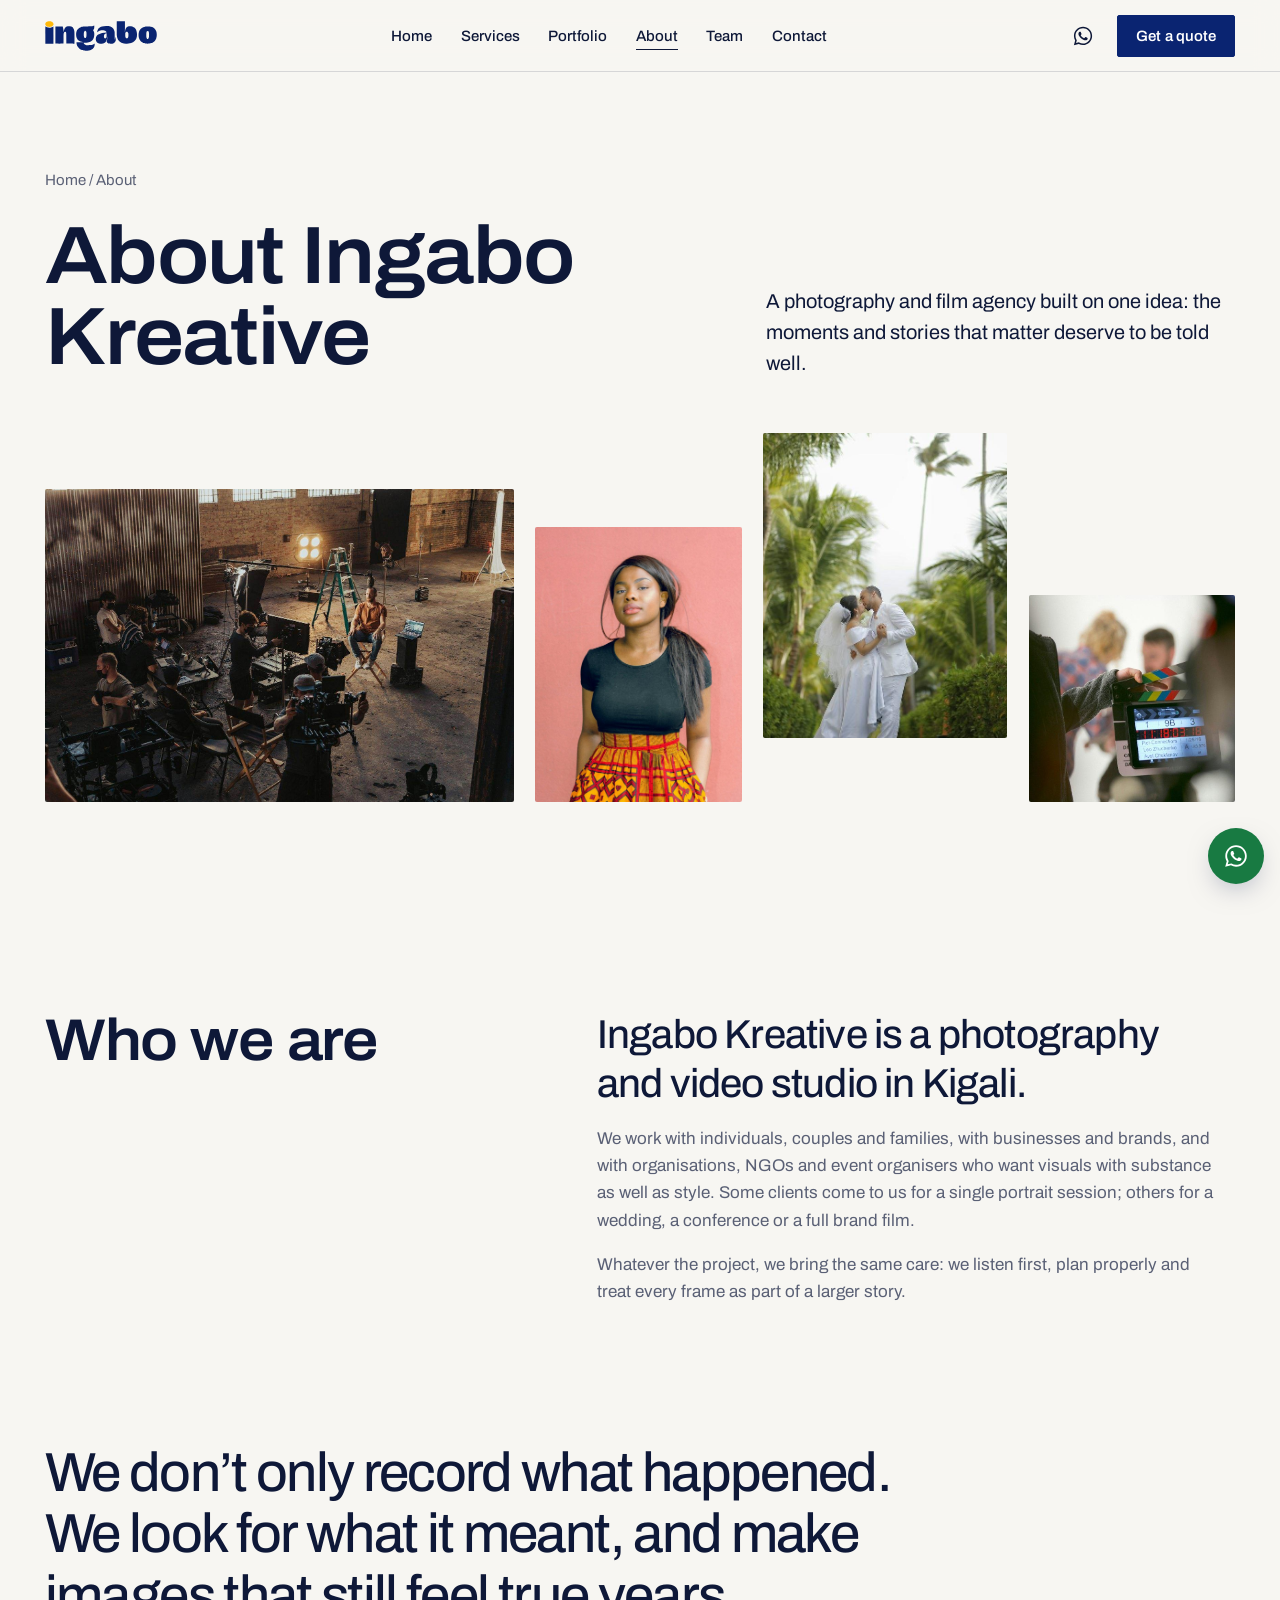
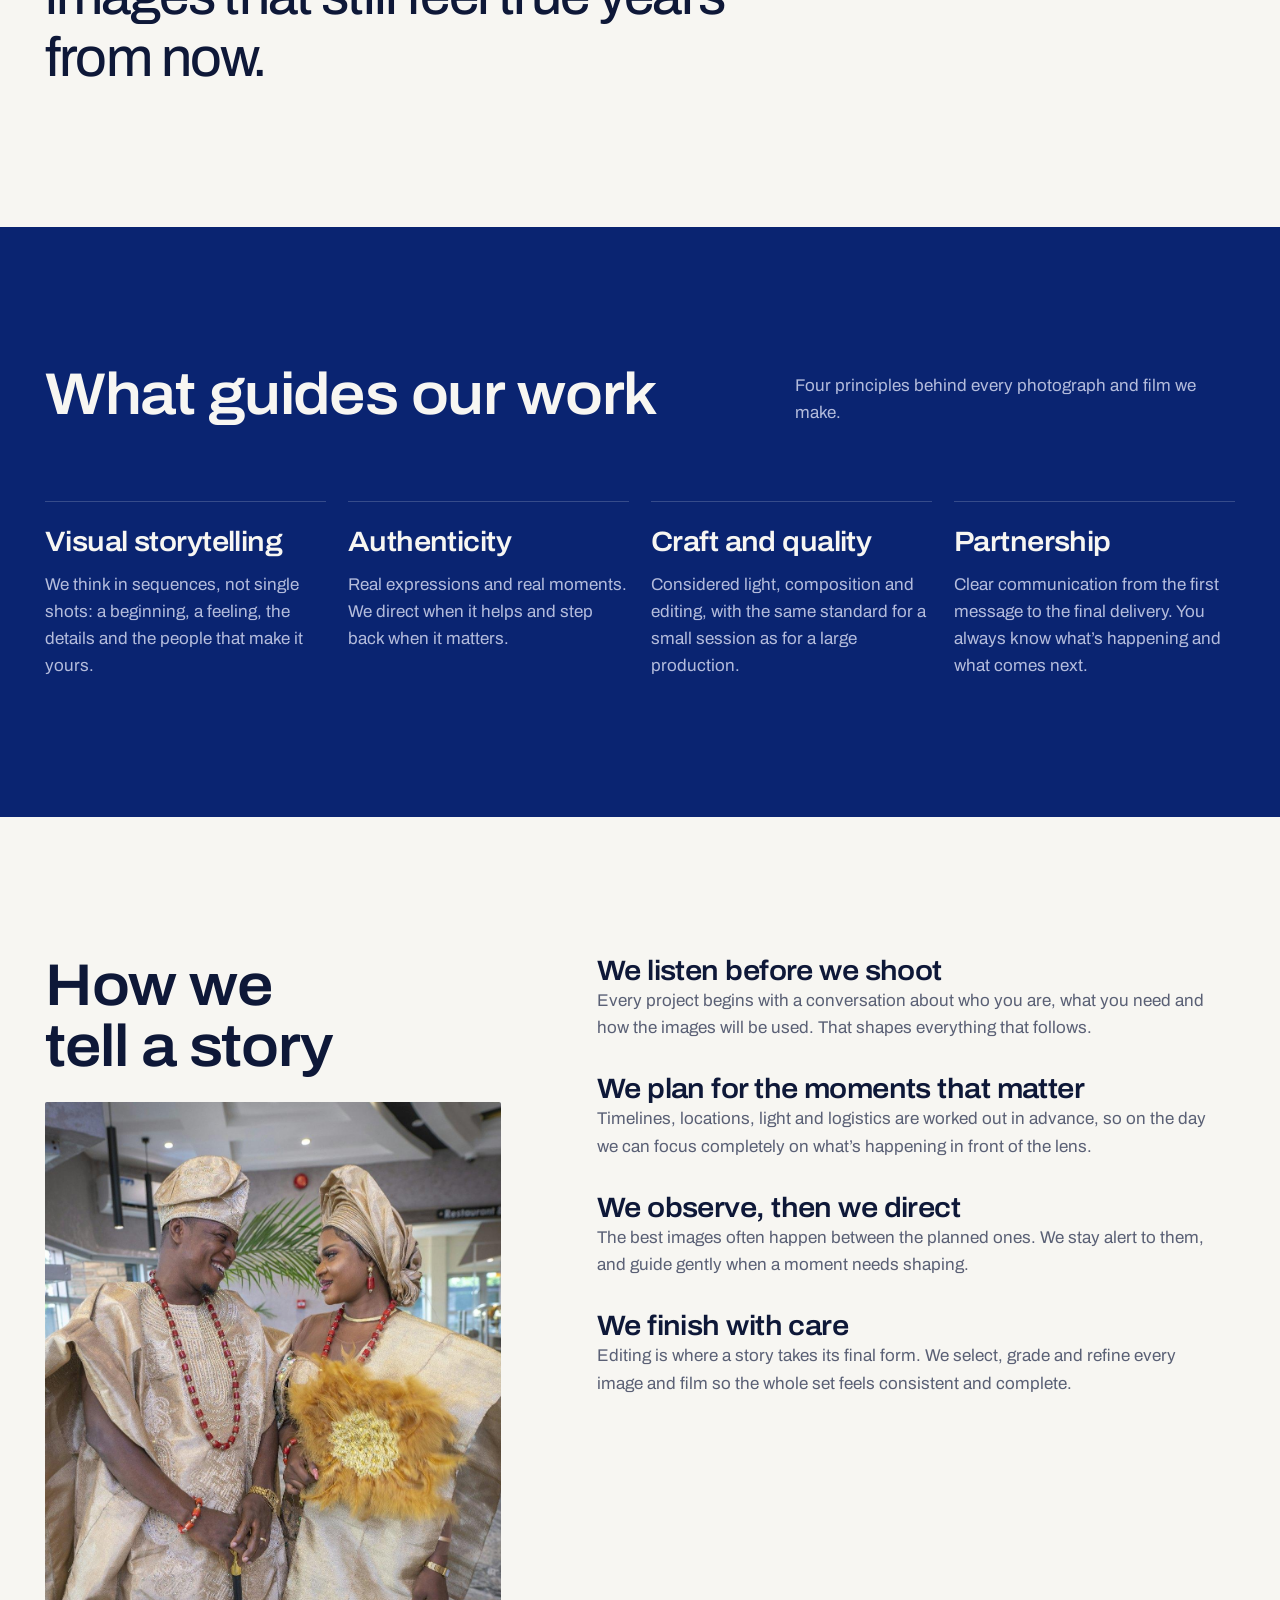
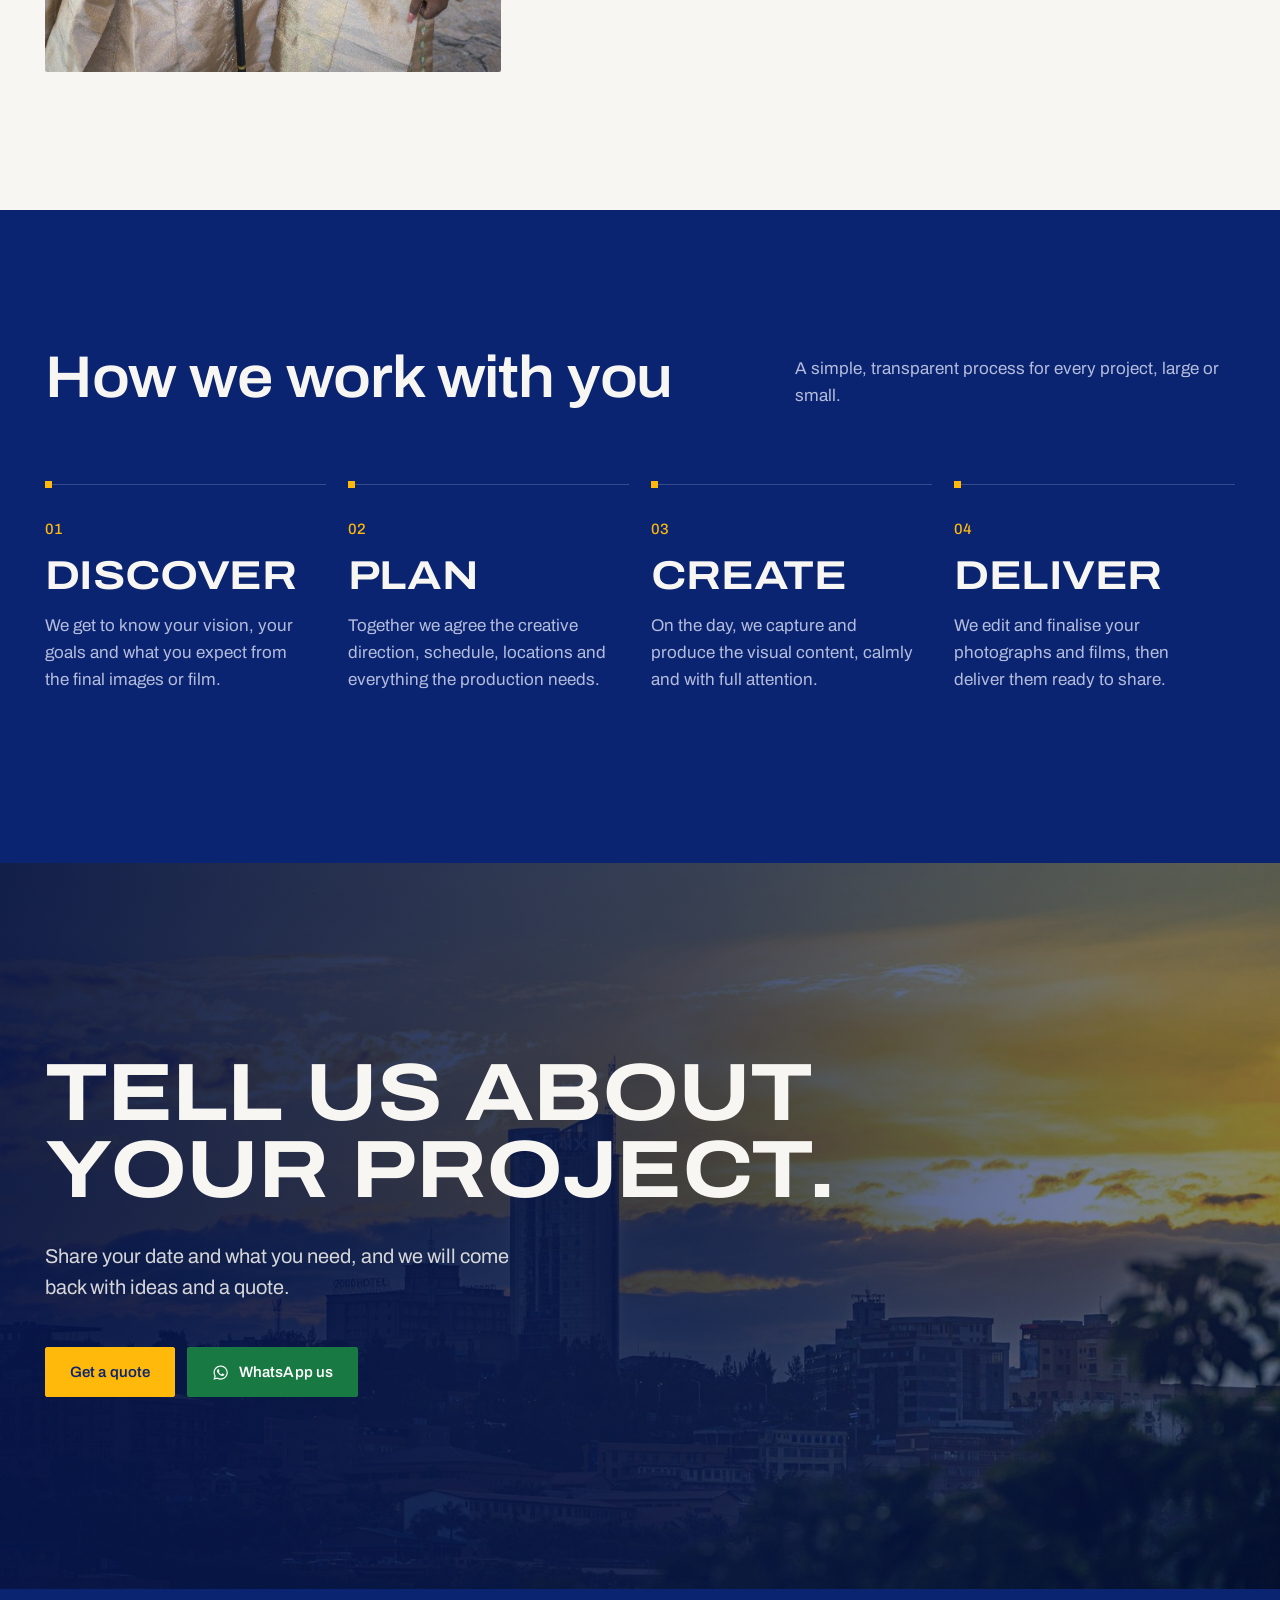
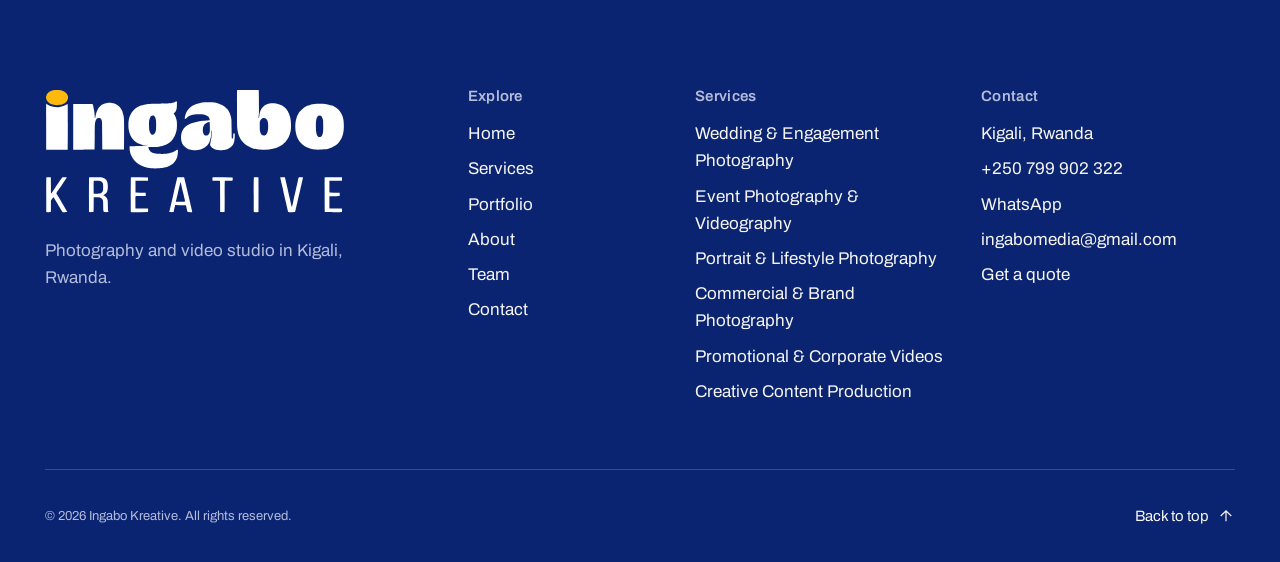
<file: about/index.html>
<!doctype html>
<html lang="en" class="no-js">
<head>
  <meta charset="utf-8">
  <meta name="viewport" content="width=device-width, initial-scale=1, viewport-fit=cover">
  <script>document.documentElement.classList.replace("no-js", "js")</script>
  <title>About Ingabo Kreative | Visual Storytelling in Rwanda</title>
  <meta name="description" content="Ingabo Kreative is a photography and videography agency in Kigali. Learn about our creative philosophy, our approach to visual storytelling and how we work.">
  <!-- Replace the domain in canonical / og:url / og:image when the site goes live -->
  <link rel="canonical" href="https://www.ingabocreative.com/about/">
  <meta property="og:type" content="website">
  <meta property="og:site_name" content="Ingabo Kreative">
  <meta property="og:title" content="About Ingabo Kreative | Visual Storytelling in Rwanda">
  <meta property="og:description" content="Ingabo Kreative is a photography and videography agency in Kigali. Learn about our creative philosophy, our approach to visual storytelling and how we work.">
  <meta property="og:url" content="https://www.ingabocreative.com/about/">
  <meta property="og:image" content="https://www.ingabocreative.com/assets/images/general/about-01.jpg">
  <meta name="twitter:card" content="summary_large_image">
  <meta name="theme-color" content="#0A2471">
  <link rel="icon" href="../favicon.svg" type="image/svg+xml">
  <link rel="icon" href="../assets/icons/favicon-32.png" sizes="32x32" type="image/png">
  <link rel="apple-touch-icon" href="../assets/icons/apple-touch-icon.png">
  <link rel="manifest" href="../site.webmanifest">
  <link rel="preload" href="../assets/fonts/archivo-var-latin.woff2" as="font" type="font/woff2" crossorigin>
  <link rel="stylesheet" href="../css/style.css">
  <link rel="stylesheet" href="../css/components.css">
</head>
<body>
  <a class="skip-link" href="#main">Skip to content</a>

  <header class="site-header" data-header>
    <div class="container site-header__inner">
      <a class="logo" href="../" aria-label="Ingabo Kreative, home"><svg xmlns="http://www.w3.org/2000/svg" viewBox="105 424 870 233" aria-hidden="true" focusable="false"><path fill="currentColor" fill-rule="evenodd" d="M417.7 654.5C417 654.4 414.7 654.2 412.5 654C406.4 653.4 396 651.1 391.8 649.4C383.2 645.8 379.3 643.8 375 640.7C367.4 635.4 360.7 628 356.9 621C355.2 617.9 352.5 611.4 352 609.2C350.6 603.5 349.5 594.9 349.7 591.2L349.8 589.6L366.8 589.5C376.2 589.4 385.3 589.2 387.2 589C389 588.8 393.3 588.5 396.7 588.3C400.1 588.1 403 587.8 403.1 587.7C403.9 586.9 402.8 586.7 398.9 586.7C386.4 586.6 374.5 582.8 366.2 576C356.1 567.8 349.6 556.2 347.8 543C346.6 534.3 346.4 522 347.3 517.1C347.5 516.1 347.8 514.1 348 512.5C348.6 507.3 351.8 498.7 354.7 494.1C359 487.4 364.5 481.8 370.3 477.9C375.1 474.8 383 471.1 387 470C387.6 469.9 389 469.5 390 469.2C392.8 468.4 401.4 467.1 407.8 466.5C412.4 466.1 416.5 466 428.8 466.2C443.9 466.4 459.5 466 464.3 465.3C465.5 465.2 468.2 464.8 470.3 464.5C476.5 463.6 480.9 462.4 483.3 460.8C485.1 459.7 487.1 459.4 487.6 460.1C488.4 461 487.9 475.9 487 480C485.6 486.8 483.9 490.1 480.5 492.6C479.4 493.5 478.4 494.2 478.2 494.4C478 494.5 478.4 495.3 479.1 496.2C483 501.6 485.5 507.8 487.2 516C487.7 518.3 487.8 520.5 487.8 527.8C487.8 538.1 487.5 540.6 485 550.6C484.5 552.5 482 559 480.8 561.3C477 568.6 470.1 576.5 463.5 580.8C460.3 582.9 453.6 586.3 450.8 587.3C442.3 590.1 433.8 591.7 424.5 592.3C421.4 592.5 417.9 592.7 416.7 592.8C414.6 593 408.5 592.6 405.9 592.1C404.2 591.8 404.1 592.4 405.2 595.7C408.2 604.8 414.5 609.5 426.4 611.4C428.3 611.7 433 611.8 441.8 611.8C452.3 611.8 455.2 611.7 458.7 611.2C466.6 610.1 472.1 608.7 478.7 606.3C480.9 605.4 483.9 603.5 485.6 601.8C487.2 600.1 487.4 600 489 600C490.5 600 490.7 600.1 490.9 600.9C491.2 602.1 490.7 610.7 490.1 614.2C489.1 620.5 486.3 627.7 483.1 632.4C478.9 638.5 471.2 644.7 464.2 647.7C459 649.9 450.8 652.3 446 653C436.5 654.4 423.8 655 417.7 654.5ZM532 601.1C522.6 599.7 515.3 596.3 509.5 590.7C506.2 587.5 504.6 585.3 503.1 582.1C502.5 580.6 501.8 579.3 501.7 579C501.5 578.7 501.2 577.5 500.9 576.4C498 565.1 499.5 551.5 504.7 542.5C507.1 538.3 513 532.3 517.8 529.1C521.2 526.9 527.6 523.9 532.7 522.2C541.6 519.2 554.5 516.7 564.8 516C575.2 515.3 582.5 514.6 582.8 514.2C582.9 514 583 512.9 582.9 511.8C582.4 505.2 575.6 499.8 565 497.6C557 495.9 544.3 496 535 497.9C529.9 498.9 528 499.5 523.9 501.6C520 503.5 517.4 505.5 515.3 508.2C514.4 509.3 513.4 510.4 513.1 510.5C512.2 510.8 510.7 510.7 510.4 510.1C509.6 508.8 513 495.4 515 492.1C515.4 491.4 516 490.3 516.2 489.6C517.3 486.4 522.5 480 526.8 476.6C533.3 471.3 537.5 469.2 547.8 466.1C561.4 462 582.4 460.9 598.2 463.5C604.2 464.5 607.6 465.4 612 467C613.4 467.5 615.1 468.1 615.8 468.3C617.8 468.9 623.5 472.2 626.2 474.2C628.8 476.2 632.9 480.1 634.5 482.2C635.1 482.9 636.3 484.8 637.2 486.3C641.6 493.6 643.5 498.8 645.4 508.3C646.1 512 646.1 513.1 646.3 538C646.5 554.2 646.7 564.3 646.9 565.1C647.4 566.7 648.2 568 648.8 568C649.4 568 650.2 567.1 650.7 565.8C650.9 565.3 651.2 562 651.3 558.5L651.5 552.2L653.7 552.2L655.8 552.2L655.8 560.3C655.8 571.6 654.8 576.8 651.2 583.8C644.9 596.2 630.8 602.7 613.5 601.4C601.9 600.4 594.2 598 589.4 593.8C587.5 592.1 584.5 587.5 584.1 585.8C584 585 584.2 583.5 584.8 581.3C586 577 587.5 567.9 588 563.2C589.2 549.7 589.3 543.5 588.3 543.5C587.9 543.5 587.8 544.5 587.6 549.2C586.9 567.8 582.6 580.8 574.3 589C567.1 596.1 559.3 599.6 547.2 601.3C543.7 601.8 535.6 601.7 532 601.1ZM733.8 600C723.2 599.5 711.8 597.4 704.2 594.3C699.8 592.6 697.1 591.4 695 590.2C693.6 589.4 691.6 588.3 690.5 587.7C687.8 586.2 684.7 583.6 680.8 579.6C670 568.3 664.3 554.3 662.7 534.6C662.3 530 662.2 427.8 662.5 426.9C662.7 426.4 665.8 426.3 694.2 426.3C722 426.3 725.6 426.4 725.8 426.8C725.9 427.1 726 443 726 462.1C726 490.6 725.9 497.5 725.5 500.3C724.9 505 724.9 507.5 725.6 508.1C726.5 508.9 727 507.5 727 504.1C727 496.5 730.2 485.6 734 479.7C736.7 475.7 742 470.8 745.5 468.9C747.5 467.9 752.5 466.3 755.8 465.6C762.6 464.3 774.3 464.9 781.7 466.9C783.4 467.4 785.4 467.9 786 468C790 469 797.2 473.3 801.2 477.1C810.7 486.1 816.4 498.5 818.5 515C820.6 531.7 819.8 543.2 815.8 556C813.9 562 810.6 567.9 805.7 574.3C802.9 578 801.7 579.3 798.5 582C793 586.6 791.4 587.6 783.2 591.6C769.5 598.4 754.5 600.9 733.8 600ZM107.9 599.8C107.8 599.7 107.7 569.7 107.7 533.1C107.7 475.5 107.7 466.7 108.2 466.7C108.4 466.7 108.7 466.8 108.8 467C109.1 467.4 117.2 471.8 119.9 472.9C126.8 475.9 135.6 477.1 143.7 476.4C146 476.1 148.4 475.8 149 475.7C149.6 475.5 151.1 475.1 152.3 474.8C155.3 474.1 161.1 471.6 164.1 470C165.4 469.2 167 468.3 167.7 467.9C168.3 467.6 169.1 467 169.4 466.7C169.8 466.4 170.1 466.3 170.3 466.5C170.6 466.8 170.6 490.3 170.6 533.4L170.5 599.8L139.3 599.9C122.2 600 108 599.9 107.9 599.8ZM185.8 599.6C185.7 599.4 185.7 569.4 185.8 533L185.8 466.8L214.3 466.8L242.8 466.8L243.2 468.2C243.4 468.9 244.4 473.6 245.3 478.5C246.3 483.4 247.4 489.3 247.9 491.5C248.7 495 248.8 496.2 248.8 501.6C248.8 506.1 248.9 507.7 249.3 508.1C250 508.8 250.5 507.7 250.8 505.2C251.6 497.2 254.3 488.3 257.8 482.2C260.7 477.1 265.5 471.8 269.6 469.2C271.8 467.8 278.4 465.4 282 464.7C285.1 464 286.3 464 292.7 464.1C300.7 464.2 303.7 464.8 309.1 466.8C313.4 468.5 314.5 469.1 317.4 471.5C320.8 474.1 322.5 476.2 324.9 480C327.2 483.9 328.2 486.1 329.8 490.8C331.5 496.2 332.1 498.8 333.4 507.7C333.9 511.2 334.2 550.9 334 579.7L333.8 599.8L324.7 599.8C319.6 599.8 305.6 599.8 293.6 599.7C274.8 599.6 271.6 599.5 271.2 599.1C270.7 598.7 270.7 595.4 270.6 575.6C270.6 562.9 270.5 544.9 270.3 535.5C270.1 520 270 518.3 269.4 516.2C268.4 512.8 267.9 511.7 266.4 509.9C262.5 505.6 255.7 507.1 252.6 513.2C251.2 515.8 250.2 519.7 249.5 524.9C249.1 528.3 249 534.2 249 564.2C248.9 590.4 248.8 599.6 248.6 599.7C248.3 599.9 234.2 600 217.1 600C192.5 600 185.9 599.9 185.8 599.6ZM889 599.5C883 598.6 874.6 596.7 871.8 595.5C871.3 595.2 869.8 594.6 868.5 594.1C865.4 593 862 591.2 859.3 589.5C858 588.6 856.9 588 856.8 588C855.9 588 848.8 581.4 845.9 578C842.4 573.7 838.2 566.4 836.2 560.7C830.7 545.2 830.3 522.7 835.3 507.4C836.9 502.6 837.3 501.7 839.2 497.9C842.5 491.5 849 483.7 854.5 479.6C862.1 473.9 873.8 469 882.1 468C883.7 467.8 885.7 467.5 886.6 467.4C893 466.2 911.8 466.1 919.3 467.1C929.8 468.6 932.3 469.2 937.8 471.4C945.5 474.5 951.7 478.4 957 483.7C970.6 497.1 975.3 516.3 972.2 545.2C970.9 556.5 966.6 567.9 960.4 576.2C958.1 579.1 953.5 583.8 950.7 586C948.3 587.8 941.7 592 941.2 592C941.1 592 940.1 592.4 938.9 593C935.6 594.4 935 594.7 931.5 595.8C926.5 597.4 921.7 598.5 915.3 599.4C910.8 600 893.2 600.1 889 599.5ZM904.9 563.3C909.1 561.4 911.3 556.8 912.5 546.8C913 543.5 913.1 539.8 913.1 531.3C913.1 521.6 913 519.6 912.4 515.8C911.2 508.7 910 505.5 907.7 503.1C905.9 501.3 904.8 500.9 902.3 500.9C899 500.9 896.9 502.4 895.1 506.2C893.9 508.6 893.2 510.8 892.5 515.3C891.6 520.4 891.5 542 892.4 547.5C894.2 558.5 897.4 563.6 902.4 563.6C903.3 563.7 904.4 563.5 904.9 563.3ZM576.3 558.3C578 557.5 580.6 554.9 581.6 553C583.6 548.9 583.9 544.7 583.4 529.1C583.2 521.8 583 519.5 582.7 519.4C581.7 518.7 575.2 521.1 571.7 523.5C566.7 526.8 564.5 530.5 563.3 537.5C562.3 543.6 562.8 549.7 564.7 553.3C567.1 558 572.1 560.2 576.3 558.3ZM745.1 557.4C749.1 554.9 751.3 550.2 752.5 541.8C753.3 536.1 753.1 521.9 752.1 518.7C751.3 516 749.1 512.1 747.5 510.7C743.6 507.3 738.8 507.1 734.4 509.9C732.2 511.3 731.7 512.1 729.9 515.6L728.5 518.5L728.5 530.5C728.5 540.7 728.6 542.9 729.1 545.3C730 549.8 731.5 553.5 732.9 555.1C734 556.3 736.3 557.7 737.8 558C740 558.5 743.8 558.2 745.1 557.4ZM420.7 555.3C422.9 554.2 424.8 551.2 425.8 547.2C427 542.8 427.2 539.9 427.2 527.8C427.2 515.4 426.9 512.7 425.5 508.4C424.3 504.8 422 501.8 419.9 501C417.4 500.1 414.1 500.9 411.9 502.9C410.7 504 408.5 508.6 407.8 511.3C405.8 519.4 405.8 535.8 407.7 544.3C408.4 547.2 410.3 551.7 411.6 553.2C414 556.2 417.4 557 420.7 555.3Z"/><path fill="#FFB90B" d="M130.5 469.5C129.2 469.3 127.6 468.9 127 468.6C126.3 468.3 125.2 468 124.5 467.9C123 467.6 118.8 465.6 116.6 464.1C114.2 462.4 111.7 460 110.1 457.8C108.9 456.1 108.4 454.9 107.8 452.6C106.8 448.7 106.8 447.2 107.9 443.4C108.9 439.7 110.5 437.2 113.8 434.4C117.4 431.1 120.8 429.3 126.2 427.6C135.6 424.5 148.7 425.3 156.8 429.4C157.9 429.9 158.9 430.3 159 430.3C159.2 430.3 160.3 431 161.6 431.9C168 436.3 170.9 440.9 171.2 447.5C171.4 450.2 171.3 450.8 170.5 453.1C169.3 456.6 167.9 458.7 165.1 461.4C161.9 464.3 157.7 466.8 153.9 467.9C153 468.2 151.1 468.7 149.8 469.1C147.9 469.6 146.3 469.8 140.2 469.9C135 469.9 132.1 469.8 130.5 469.5Z"/></svg></a>
      <nav class="site-nav" aria-label="Main">
        <ul class="site-nav__list">
          <li><a class="site-nav__link" href="../">Home</a></li>
          <li><a class="site-nav__link" href="../services/">Services</a></li>
          <li><a class="site-nav__link" href="../portfolio/">Portfolio</a></li>
          <li><a class="site-nav__link" href="../about/" aria-current="page">About</a></li>
          <li><a class="site-nav__link" href="../team/">Team</a></li>
          <li><a class="site-nav__link" href="../contact/">Contact</a></li>
        </ul>
      </nav>
      <div class="site-header__actions">
        <a class="icon-btn" href="https://wa.me/250799902322?text=Hello%20Ingabo%20Kreative%2C%20I%27d%20like%20to%20talk%20about%20a%20project." data-wa target="_blank" rel="noopener" aria-label="WhatsApp us (opens WhatsApp)"><svg viewBox="0 0 24 24" aria-hidden="true" focusable="false"><path fill="currentColor" d="M12.04 2C6.58 2 2.13 6.45 2.13 11.91c0 1.75.46 3.45 1.32 4.95L2.05 22l5.25-1.38a9.9 9.9 0 0 0 4.74 1.21c5.46 0 9.91-4.45 9.91-9.91S17.5 2 12.04 2Zm0 18.15c-1.48 0-2.93-.4-4.2-1.15l-.3-.18-3.12.82.83-3.04-.2-.31a8.2 8.2 0 0 1-1.26-4.38c0-4.54 3.7-8.24 8.25-8.24 4.54 0 8.24 3.7 8.24 8.24 0 4.55-3.7 8.24-8.24 8.24Zm4.52-6.16c-.25-.12-1.47-.72-1.69-.81-.23-.08-.39-.12-.56.13-.16.24-.64.8-.78.97-.14.16-.29.18-.54.06-.25-.12-1.05-.39-1.99-1.23-.74-.66-1.23-1.47-1.38-1.72-.14-.25-.01-.38.11-.5.11-.11.25-.29.37-.43.13-.15.17-.25.25-.42.08-.16.04-.31-.02-.43-.06-.12-.56-1.34-.76-1.84-.2-.48-.41-.42-.56-.43h-.48c-.17 0-.43.06-.66.31-.22.25-.86.85-.86 2.07 0 1.22.89 2.4 1.01 2.56.12.17 1.75 2.67 4.23 3.74.59.26 1.05.41 1.41.52.59.19 1.13.16 1.56.1.48-.07 1.47-.6 1.67-1.18.21-.58.21-1.07.15-1.18-.06-.11-.22-.17-.47-.29Z"/></svg></a>
        <a class="btn btn--sm site-header__cta" href="../contact/">Get a quote</a>
        <button type="button" class="menu-toggle" data-menu-toggle aria-expanded="false" aria-controls="mobile-menu">
          <span class="menu-toggle__bars"></span>
          <span class="visually-hidden">Menu</span>
        </button>
      </div>
    </div>
  </header>

  <div class="mobile-menu" id="mobile-menu" data-mobile-menu role="dialog" aria-modal="true" aria-label="Site menu" hidden>
    <div class="mobile-menu__top">
      <a class="logo" href="../" aria-label="Ingabo Kreative, home"><svg xmlns="http://www.w3.org/2000/svg" viewBox="105 424 870 233" aria-hidden="true" focusable="false"><path fill="currentColor" fill-rule="evenodd" d="M417.7 654.5C417 654.4 414.7 654.2 412.5 654C406.4 653.4 396 651.1 391.8 649.4C383.2 645.8 379.3 643.8 375 640.7C367.4 635.4 360.7 628 356.9 621C355.2 617.9 352.5 611.4 352 609.2C350.6 603.5 349.5 594.9 349.7 591.2L349.8 589.6L366.8 589.5C376.2 589.4 385.3 589.2 387.2 589C389 588.8 393.3 588.5 396.7 588.3C400.1 588.1 403 587.8 403.1 587.7C403.9 586.9 402.8 586.7 398.9 586.7C386.4 586.6 374.5 582.8 366.2 576C356.1 567.8 349.6 556.2 347.8 543C346.6 534.3 346.4 522 347.3 517.1C347.5 516.1 347.8 514.1 348 512.5C348.6 507.3 351.8 498.7 354.7 494.1C359 487.4 364.5 481.8 370.3 477.9C375.1 474.8 383 471.1 387 470C387.6 469.9 389 469.5 390 469.2C392.8 468.4 401.4 467.1 407.8 466.5C412.4 466.1 416.5 466 428.8 466.2C443.9 466.4 459.5 466 464.3 465.3C465.5 465.2 468.2 464.8 470.3 464.5C476.5 463.6 480.9 462.4 483.3 460.8C485.1 459.7 487.1 459.4 487.6 460.1C488.4 461 487.9 475.9 487 480C485.6 486.8 483.9 490.1 480.5 492.6C479.4 493.5 478.4 494.2 478.2 494.4C478 494.5 478.4 495.3 479.1 496.2C483 501.6 485.5 507.8 487.2 516C487.7 518.3 487.8 520.5 487.8 527.8C487.8 538.1 487.5 540.6 485 550.6C484.5 552.5 482 559 480.8 561.3C477 568.6 470.1 576.5 463.5 580.8C460.3 582.9 453.6 586.3 450.8 587.3C442.3 590.1 433.8 591.7 424.5 592.3C421.4 592.5 417.9 592.7 416.7 592.8C414.6 593 408.5 592.6 405.9 592.1C404.2 591.8 404.1 592.4 405.2 595.7C408.2 604.8 414.5 609.5 426.4 611.4C428.3 611.7 433 611.8 441.8 611.8C452.3 611.8 455.2 611.7 458.7 611.2C466.6 610.1 472.1 608.7 478.7 606.3C480.9 605.4 483.9 603.5 485.6 601.8C487.2 600.1 487.4 600 489 600C490.5 600 490.7 600.1 490.9 600.9C491.2 602.1 490.7 610.7 490.1 614.2C489.1 620.5 486.3 627.7 483.1 632.4C478.9 638.5 471.2 644.7 464.2 647.7C459 649.9 450.8 652.3 446 653C436.5 654.4 423.8 655 417.7 654.5ZM532 601.1C522.6 599.7 515.3 596.3 509.5 590.7C506.2 587.5 504.6 585.3 503.1 582.1C502.5 580.6 501.8 579.3 501.7 579C501.5 578.7 501.2 577.5 500.9 576.4C498 565.1 499.5 551.5 504.7 542.5C507.1 538.3 513 532.3 517.8 529.1C521.2 526.9 527.6 523.9 532.7 522.2C541.6 519.2 554.5 516.7 564.8 516C575.2 515.3 582.5 514.6 582.8 514.2C582.9 514 583 512.9 582.9 511.8C582.4 505.2 575.6 499.8 565 497.6C557 495.9 544.3 496 535 497.9C529.9 498.9 528 499.5 523.9 501.6C520 503.5 517.4 505.5 515.3 508.2C514.4 509.3 513.4 510.4 513.1 510.5C512.2 510.8 510.7 510.7 510.4 510.1C509.6 508.8 513 495.4 515 492.1C515.4 491.4 516 490.3 516.2 489.6C517.3 486.4 522.5 480 526.8 476.6C533.3 471.3 537.5 469.2 547.8 466.1C561.4 462 582.4 460.9 598.2 463.5C604.2 464.5 607.6 465.4 612 467C613.4 467.5 615.1 468.1 615.8 468.3C617.8 468.9 623.5 472.2 626.2 474.2C628.8 476.2 632.9 480.1 634.5 482.2C635.1 482.9 636.3 484.8 637.2 486.3C641.6 493.6 643.5 498.8 645.4 508.3C646.1 512 646.1 513.1 646.3 538C646.5 554.2 646.7 564.3 646.9 565.1C647.4 566.7 648.2 568 648.8 568C649.4 568 650.2 567.1 650.7 565.8C650.9 565.3 651.2 562 651.3 558.5L651.5 552.2L653.7 552.2L655.8 552.2L655.8 560.3C655.8 571.6 654.8 576.8 651.2 583.8C644.9 596.2 630.8 602.7 613.5 601.4C601.9 600.4 594.2 598 589.4 593.8C587.5 592.1 584.5 587.5 584.1 585.8C584 585 584.2 583.5 584.8 581.3C586 577 587.5 567.9 588 563.2C589.2 549.7 589.3 543.5 588.3 543.5C587.9 543.5 587.8 544.5 587.6 549.2C586.9 567.8 582.6 580.8 574.3 589C567.1 596.1 559.3 599.6 547.2 601.3C543.7 601.8 535.6 601.7 532 601.1ZM733.8 600C723.2 599.5 711.8 597.4 704.2 594.3C699.8 592.6 697.1 591.4 695 590.2C693.6 589.4 691.6 588.3 690.5 587.7C687.8 586.2 684.7 583.6 680.8 579.6C670 568.3 664.3 554.3 662.7 534.6C662.3 530 662.2 427.8 662.5 426.9C662.7 426.4 665.8 426.3 694.2 426.3C722 426.3 725.6 426.4 725.8 426.8C725.9 427.1 726 443 726 462.1C726 490.6 725.9 497.5 725.5 500.3C724.9 505 724.9 507.5 725.6 508.1C726.5 508.9 727 507.5 727 504.1C727 496.5 730.2 485.6 734 479.7C736.7 475.7 742 470.8 745.5 468.9C747.5 467.9 752.5 466.3 755.8 465.6C762.6 464.3 774.3 464.9 781.7 466.9C783.4 467.4 785.4 467.9 786 468C790 469 797.2 473.3 801.2 477.1C810.7 486.1 816.4 498.5 818.5 515C820.6 531.7 819.8 543.2 815.8 556C813.9 562 810.6 567.9 805.7 574.3C802.9 578 801.7 579.3 798.5 582C793 586.6 791.4 587.6 783.2 591.6C769.5 598.4 754.5 600.9 733.8 600ZM107.9 599.8C107.8 599.7 107.7 569.7 107.7 533.1C107.7 475.5 107.7 466.7 108.2 466.7C108.4 466.7 108.7 466.8 108.8 467C109.1 467.4 117.2 471.8 119.9 472.9C126.8 475.9 135.6 477.1 143.7 476.4C146 476.1 148.4 475.8 149 475.7C149.6 475.5 151.1 475.1 152.3 474.8C155.3 474.1 161.1 471.6 164.1 470C165.4 469.2 167 468.3 167.7 467.9C168.3 467.6 169.1 467 169.4 466.7C169.8 466.4 170.1 466.3 170.3 466.5C170.6 466.8 170.6 490.3 170.6 533.4L170.5 599.8L139.3 599.9C122.2 600 108 599.9 107.9 599.8ZM185.8 599.6C185.7 599.4 185.7 569.4 185.8 533L185.8 466.8L214.3 466.8L242.8 466.8L243.2 468.2C243.4 468.9 244.4 473.6 245.3 478.5C246.3 483.4 247.4 489.3 247.9 491.5C248.7 495 248.8 496.2 248.8 501.6C248.8 506.1 248.9 507.7 249.3 508.1C250 508.8 250.5 507.7 250.8 505.2C251.6 497.2 254.3 488.3 257.8 482.2C260.7 477.1 265.5 471.8 269.6 469.2C271.8 467.8 278.4 465.4 282 464.7C285.1 464 286.3 464 292.7 464.1C300.7 464.2 303.7 464.8 309.1 466.8C313.4 468.5 314.5 469.1 317.4 471.5C320.8 474.1 322.5 476.2 324.9 480C327.2 483.9 328.2 486.1 329.8 490.8C331.5 496.2 332.1 498.8 333.4 507.7C333.9 511.2 334.2 550.9 334 579.7L333.8 599.8L324.7 599.8C319.6 599.8 305.6 599.8 293.6 599.7C274.8 599.6 271.6 599.5 271.2 599.1C270.7 598.7 270.7 595.4 270.6 575.6C270.6 562.9 270.5 544.9 270.3 535.5C270.1 520 270 518.3 269.4 516.2C268.4 512.8 267.9 511.7 266.4 509.9C262.5 505.6 255.7 507.1 252.6 513.2C251.2 515.8 250.2 519.7 249.5 524.9C249.1 528.3 249 534.2 249 564.2C248.9 590.4 248.8 599.6 248.6 599.7C248.3 599.9 234.2 600 217.1 600C192.5 600 185.9 599.9 185.8 599.6ZM889 599.5C883 598.6 874.6 596.7 871.8 595.5C871.3 595.2 869.8 594.6 868.5 594.1C865.4 593 862 591.2 859.3 589.5C858 588.6 856.9 588 856.8 588C855.9 588 848.8 581.4 845.9 578C842.4 573.7 838.2 566.4 836.2 560.7C830.7 545.2 830.3 522.7 835.3 507.4C836.9 502.6 837.3 501.7 839.2 497.9C842.5 491.5 849 483.7 854.5 479.6C862.1 473.9 873.8 469 882.1 468C883.7 467.8 885.7 467.5 886.6 467.4C893 466.2 911.8 466.1 919.3 467.1C929.8 468.6 932.3 469.2 937.8 471.4C945.5 474.5 951.7 478.4 957 483.7C970.6 497.1 975.3 516.3 972.2 545.2C970.9 556.5 966.6 567.9 960.4 576.2C958.1 579.1 953.5 583.8 950.7 586C948.3 587.8 941.7 592 941.2 592C941.1 592 940.1 592.4 938.9 593C935.6 594.4 935 594.7 931.5 595.8C926.5 597.4 921.7 598.5 915.3 599.4C910.8 600 893.2 600.1 889 599.5ZM904.9 563.3C909.1 561.4 911.3 556.8 912.5 546.8C913 543.5 913.1 539.8 913.1 531.3C913.1 521.6 913 519.6 912.4 515.8C911.2 508.7 910 505.5 907.7 503.1C905.9 501.3 904.8 500.9 902.3 500.9C899 500.9 896.9 502.4 895.1 506.2C893.9 508.6 893.2 510.8 892.5 515.3C891.6 520.4 891.5 542 892.4 547.5C894.2 558.5 897.4 563.6 902.4 563.6C903.3 563.7 904.4 563.5 904.9 563.3ZM576.3 558.3C578 557.5 580.6 554.9 581.6 553C583.6 548.9 583.9 544.7 583.4 529.1C583.2 521.8 583 519.5 582.7 519.4C581.7 518.7 575.2 521.1 571.7 523.5C566.7 526.8 564.5 530.5 563.3 537.5C562.3 543.6 562.8 549.7 564.7 553.3C567.1 558 572.1 560.2 576.3 558.3ZM745.1 557.4C749.1 554.9 751.3 550.2 752.5 541.8C753.3 536.1 753.1 521.9 752.1 518.7C751.3 516 749.1 512.1 747.5 510.7C743.6 507.3 738.8 507.1 734.4 509.9C732.2 511.3 731.7 512.1 729.9 515.6L728.5 518.5L728.5 530.5C728.5 540.7 728.6 542.9 729.1 545.3C730 549.8 731.5 553.5 732.9 555.1C734 556.3 736.3 557.7 737.8 558C740 558.5 743.8 558.2 745.1 557.4ZM420.7 555.3C422.9 554.2 424.8 551.2 425.8 547.2C427 542.8 427.2 539.9 427.2 527.8C427.2 515.4 426.9 512.7 425.5 508.4C424.3 504.8 422 501.8 419.9 501C417.4 500.1 414.1 500.9 411.9 502.9C410.7 504 408.5 508.6 407.8 511.3C405.8 519.4 405.8 535.8 407.7 544.3C408.4 547.2 410.3 551.7 411.6 553.2C414 556.2 417.4 557 420.7 555.3Z"/><path fill="#FFB90B" d="M130.5 469.5C129.2 469.3 127.6 468.9 127 468.6C126.3 468.3 125.2 468 124.5 467.9C123 467.6 118.8 465.6 116.6 464.1C114.2 462.4 111.7 460 110.1 457.8C108.9 456.1 108.4 454.9 107.8 452.6C106.8 448.7 106.8 447.2 107.9 443.4C108.9 439.7 110.5 437.2 113.8 434.4C117.4 431.1 120.8 429.3 126.2 427.6C135.6 424.5 148.7 425.3 156.8 429.4C157.9 429.9 158.9 430.3 159 430.3C159.2 430.3 160.3 431 161.6 431.9C168 436.3 170.9 440.9 171.2 447.5C171.4 450.2 171.3 450.8 170.5 453.1C169.3 456.6 167.9 458.7 165.1 461.4C161.9 464.3 157.7 466.8 153.9 467.9C153 468.2 151.1 468.7 149.8 469.1C147.9 469.6 146.3 469.8 140.2 469.9C135 469.9 132.1 469.8 130.5 469.5Z"/></svg></a>
      <button type="button" class="icon-btn" data-menu-close aria-label="Close menu"><svg viewBox="0 0 24 24" fill="none" stroke="currentColor" stroke-width="1.6" aria-hidden="true" focusable="false"><path d="M6 6l12 12M18 6L6 18"/></svg></button>
    </div>
    <ul class="mobile-menu__list">
      <li><a class="mobile-menu__link" href="../">Home</a></li>
      <li><a class="mobile-menu__link" href="../services/">Services</a></li>
      <li><a class="mobile-menu__link" href="../portfolio/">Portfolio</a></li>
      <li><a class="mobile-menu__link" href="../about/" aria-current="page">About</a></li>
      <li><a class="mobile-menu__link" href="../team/">Team</a></li>
      <li><a class="mobile-menu__link" href="../contact/">Contact</a></li>
    </ul>
    <div class="mobile-menu__foot">
      <a class="btn btn--accent btn--block" href="../contact/">Get a quote</a>
      <a class="btn btn--whatsapp btn--block" href="https://wa.me/250799902322?text=Hello%20Ingabo%20Kreative%2C%20I%27d%20like%20to%20talk%20about%20a%20project." data-wa target="_blank" rel="noopener"><svg viewBox="0 0 24 24" aria-hidden="true" focusable="false"><path fill="currentColor" d="M12.04 2C6.58 2 2.13 6.45 2.13 11.91c0 1.75.46 3.45 1.32 4.95L2.05 22l5.25-1.38a9.9 9.9 0 0 0 4.74 1.21c5.46 0 9.91-4.45 9.91-9.91S17.5 2 12.04 2Zm0 18.15c-1.48 0-2.93-.4-4.2-1.15l-.3-.18-3.12.82.83-3.04-.2-.31a8.2 8.2 0 0 1-1.26-4.38c0-4.54 3.7-8.24 8.25-8.24 4.54 0 8.24 3.7 8.24 8.24 0 4.55-3.7 8.24-8.24 8.24Zm4.52-6.16c-.25-.12-1.47-.72-1.69-.81-.23-.08-.39-.12-.56.13-.16.24-.64.8-.78.97-.14.16-.29.18-.54.06-.25-.12-1.05-.39-1.99-1.23-.74-.66-1.23-1.47-1.38-1.72-.14-.25-.01-.38.11-.5.11-.11.25-.29.37-.43.13-.15.17-.25.25-.42.08-.16.04-.31-.02-.43-.06-.12-.56-1.34-.76-1.84-.2-.48-.41-.42-.56-.43h-.48c-.17 0-.43.06-.66.31-.22.25-.86.85-.86 2.07 0 1.22.89 2.4 1.01 2.56.12.17 1.75 2.67 4.23 3.74.59.26 1.05.41 1.41.52.59.19 1.13.16 1.56.1.48-.07 1.47-.6 1.67-1.18.21-.58.21-1.07.15-1.18-.06-.11-.22-.17-.47-.29Z"/></svg>WhatsApp us</a>
      <p class="caption"><span data-config-text="location">Kigali, Rwanda</span></p>
    </div>
  </div>

  <main id="main" tabindex="-1">
    <section class="page-hero" aria-labelledby="page-title">
      <div class="container">
        <div class="page-hero__inner">
          <div class="stack" style="--stack: var(--s-5)">
            <p class="page-hero__crumb"><a href="../">Home</a> / About</p>
            <h1 id="page-title">About Ingabo Kreative</h1>
          </div>
          <p class="lead">A photography and film agency built on one idea: the moments and stories that matter deserve to be told well.</p>
        </div>
        <div class="about-collage page-hero__image reveal">
          <div class="frame ratio-3-2"><img src="../assets/images/general/about-01.jpg" alt="Film crew preparing cameras and lights on a warehouse set" width="1400" height="933" fetchpriority="high" decoding="async"></div>
          <div class="frame ratio-3-4"><img src="../assets/images/general/about-02.jpg" alt="Woman in a black top and patterned skirt standing against a pink wall" width="900" height="1350" loading="lazy" decoding="async" style="object-position:50% 25%"></div>
          <div class="frame ratio-4-5"><img src="../assets/images/general/about-03.jpg" alt="Bride and groom embracing among palm trees" width="1000" height="667" loading="lazy" decoding="async" style="object-position:50% 50%"></div>
          <div class="frame ratio-1-1"><img src="../assets/images/general/about-04.jpg" alt="Clapperboard held up in front of a camera during a shoot" width="900" height="600" loading="lazy" decoding="async" style="object-position:40% 50%"></div>
        </div>
      </div>
    </section>

    <section class="section" aria-labelledby="who-title">
      <div class="container split">
        <h2 id="who-title">Who we are</h2>
        <div class="prose">
          <p class="statement">Ingabo Kreative is a photography and video studio in Kigali.</p>
          <p class="muted">We work with individuals, couples and families, with businesses and brands, and with organisations, NGOs and event organisers who want visuals with substance as well as style. Some clients come to us for a single portrait session; others for a wedding, a conference or a full brand film.</p>
          <p class="muted">Whatever the project, we bring the same care: we listen first, plan properly and treat every frame as part of a larger story.</p>
          <!-- EDITABLE: Add the agency's founding story, founder or team introduction and any verified credentials here. -->
        </div>
      </div>
    </section>

    <section class="section section--flush-top" aria-label="Our creative philosophy">
      <div class="container">
        <p class="statement statement--xl statement-block">We don&rsquo;t only record what happened. We look for what it meant, and make images that still feel true years from now.</p>
      </div>
    </section>

    <section class="section on-dark" aria-labelledby="values-title">
      <div class="container">
        <div class="section-head section-head--split">
          <h2 id="values-title">What guides our work</h2>
          <p class="muted">Four principles behind every photograph and film we make.</p>
        </div>
        <div class="principles">
          <div class="principle"><h3>Visual storytelling</h3><p>We think in sequences, not single shots: a beginning, a feeling, the details and the people that make it yours.</p></div>
          <div class="principle"><h3>Authenticity</h3><p>Real expressions and real moments. We direct when it helps and step back when it matters.</p></div>
          <div class="principle"><h3>Craft and quality</h3><p>Considered light, composition and editing, with the same standard for a small session as for a large production.</p></div>
          <div class="principle"><h3>Partnership</h3><p>Clear communication from the first message to the final delivery. You always know what&rsquo;s happening and what comes next.</p></div>
        </div>
      </div>
    </section>

    <section class="section" aria-labelledby="approach-title">
      <div class="container split">
        <div class="stack">
          <h2 id="approach-title">How we tell a story</h2>
          <div class="frame ratio-4-5"><img src="../assets/images/portfolio/wedding-03.jpg" alt="Couple in gold traditional wedding attire smiling at each other" width="1400" height="1388" loading="lazy" decoding="async" style="object-position:50% 40%"></div>
        </div>
        <div class="prose stack" style="--stack: var(--s-6)">
          <div>
            <h3 class="h4">We listen before we shoot</h3>
            <p class="muted">Every project begins with a conversation about who you are, what you need and how the images will be used. That shapes everything that follows.</p>
          </div>
          <div>
            <h3 class="h4">We plan for the moments that matter</h3>
            <p class="muted">Timelines, locations, light and logistics are worked out in advance, so on the day we can focus completely on what&rsquo;s happening in front of the lens.</p>
          </div>
          <div>
            <h3 class="h4">We observe, then we direct</h3>
            <p class="muted">The best images often happen between the planned ones. We stay alert to them, and guide gently when a moment needs shaping.</p>
          </div>
          <div>
            <h3 class="h4">We finish with care</h3>
            <p class="muted">Editing is where a story takes its final form. We select, grade and refine every image and film so the whole set feels consistent and complete.</p>
          </div>
        </div>
      </div>
    </section>

    <section class="section on-dark" aria-labelledby="process-title">
      <div class="container">
        <div class="section-head section-head--split">
          <h2 id="process-title">How we work with you</h2>
          <p class="muted">A simple, transparent process for every project, large or small.</p>
        </div>

        <ol class="process" role="list">
          <li class="process__step">
            <span class="process__num">01</span>
            <h3>Discover</h3>
            <p>We get to know your vision, your goals and what you expect from the final images or film.</p>
          </li>
          <li class="process__step">
            <span class="process__num">02</span>
            <h3>Plan</h3>
            <p>Together we agree the creative direction, schedule, locations and everything the production needs.</p>
          </li>
          <li class="process__step">
            <span class="process__num">03</span>
            <h3>Create</h3>
            <p>On the day, we capture and produce the visual content, calmly and with full attention.</p>
          </li>
          <li class="process__step">
            <span class="process__num">04</span>
            <h3>Deliver</h3>
            <p>We edit and finalise your photographs and films, then deliver them ready to share.</p>
          </li>
        </ol>

      </div>
    </section>


    <section class="final-cta on-dark" aria-labelledby="cta-title">
      <div class="final-cta__bg"><img src="../assets/images/general/kigali-skyline.jpg" alt="" width="1600" height="900" loading="lazy" decoding="async"></div>
      <div class="container final-cta__inner">
        <h2 class="display display--section" id="cta-title">Tell us about your project.</h2>
        <p class="lead">Share your date and what you need, and we will come back with ideas and a quote.</p>
        <div class="final-cta__actions">
          <a class="btn btn--accent" href="../contact/">Get a quote</a>
          <a class="btn btn--whatsapp" href="https://wa.me/250799902322?text=Hello%20Ingabo%20Kreative%2C%20I%27d%20like%20to%20talk%20about%20a%20project." data-wa target="_blank" rel="noopener"><svg viewBox="0 0 24 24" aria-hidden="true" focusable="false"><path fill="currentColor" d="M12.04 2C6.58 2 2.13 6.45 2.13 11.91c0 1.75.46 3.45 1.32 4.95L2.05 22l5.25-1.38a9.9 9.9 0 0 0 4.74 1.21c5.46 0 9.91-4.45 9.91-9.91S17.5 2 12.04 2Zm0 18.15c-1.48 0-2.93-.4-4.2-1.15l-.3-.18-3.12.82.83-3.04-.2-.31a8.2 8.2 0 0 1-1.26-4.38c0-4.54 3.7-8.24 8.25-8.24 4.54 0 8.24 3.7 8.24 8.24 0 4.55-3.7 8.24-8.24 8.24Zm4.52-6.16c-.25-.12-1.47-.72-1.69-.81-.23-.08-.39-.12-.56.13-.16.24-.64.8-.78.97-.14.16-.29.18-.54.06-.25-.12-1.05-.39-1.99-1.23-.74-.66-1.23-1.47-1.38-1.72-.14-.25-.01-.38.11-.5.11-.11.25-.29.37-.43.13-.15.17-.25.25-.42.08-.16.04-.31-.02-.43-.06-.12-.56-1.34-.76-1.84-.2-.48-.41-.42-.56-.43h-.48c-.17 0-.43.06-.66.31-.22.25-.86.85-.86 2.07 0 1.22.89 2.4 1.01 2.56.12.17 1.75 2.67 4.23 3.74.59.26 1.05.41 1.41.52.59.19 1.13.16 1.56.1.48-.07 1.47-.6 1.67-1.18.21-.58.21-1.07.15-1.18-.06-.11-.22-.17-.47-.29Z"/></svg>WhatsApp us</a>
        </div>
      </div>
    </section>

  </main>

  <footer class="site-footer">
    <div class="container">
      <div class="footer-grid">
        <div class="footer-brand">
          <a class="logo logo--lockup" href="../" aria-label="Ingabo Kreative, home"><svg xmlns="http://www.w3.org/2000/svg" viewBox="181 380 722 299" aria-hidden="true" focusable="false"><path fill="currentColor" fill-rule="evenodd" d="M184.2 676.8C184.1 676.7 184 657.8 184 635C184 602.1 184.1 593.3 184.4 593.1C184.7 593 187.1 592.8 189.8 592.8C194.1 592.8 194.8 592.9 195 593.4C195.2 593.7 195.3 602.3 195.3 613C195.3 630.7 195.4 632 195.9 631.9C196.2 631.9 196.8 631.2 197.3 630.4C197.8 629.7 199.4 627.1 201 624.8C202.6 622.4 205.3 618.4 207 615.8C216.5 601.5 222 593.4 222.4 593.1C222.8 592.8 232.1 592.7 232.9 593C233.2 593 233.3 593.2 233.3 593.4C233.3 593.6 232.1 595.7 230.5 598C229 600.3 226.3 604.3 224.5 607C222.8 609.7 218.8 615.6 215.6 620.2C212.5 624.8 209.6 629.1 209.1 629.9L208.3 631.3L209.2 632.9C209.7 633.8 210.6 635.2 211.2 636.2C211.8 637.1 213.7 640.4 215.5 643.5C220.9 652.8 224.4 658.7 225.5 660.5C226.1 661.4 227 663.1 227.6 664.2C228.1 665.3 229.9 668.5 231.6 671.3C233.3 674.1 234.6 676.6 234.5 676.7C234.4 676.9 231.9 677 229 677C224.2 677 223.6 676.9 223.1 676.4C222.4 675.6 204 645.2 204 644.9C204 644.4 201.7 641 201.4 641C201.2 641 200.2 642.2 199.1 643.6C198.1 645 196.8 646.7 196.3 647.4L195.3 648.6L195.3 662.4C195.3 672.7 195.2 676.3 194.9 676.6C194.5 677 184.6 677.2 184.2 676.8ZM287.2 676.8C286.9 676.4 287 593.4 287.3 593.2C287.5 593.1 293.9 593 301.6 593C314.4 593 315.8 593 318.7 593.6C322.4 594.5 325.5 596.1 327.8 598.4C330.7 601.5 331.9 604.7 332.4 611.2C332.8 616.8 332.3 623.2 331.3 626.1C330 630.1 327.2 633.2 323.5 635C322.7 635.4 321.9 635.9 321.8 636C321.7 636.2 322.7 636.9 324 637.5C328.2 639.7 330.5 642.7 331.9 647.5C332.3 649.1 332.5 651.9 332.6 661.3C332.9 672.5 332.9 673.3 333.6 674.8C334 675.7 334.2 676.5 334.1 676.7C333.9 677.1 324 677.1 323.5 676.7C322.9 676.4 322.1 674.6 321.7 672.7C321.5 671.7 321.3 667.3 321.3 661.8C321.3 653.1 321 648.6 320.3 647.9C320.1 647.7 320 647.3 320 647C320 646.1 316.9 643.2 315.4 642.6C312.4 641.3 311.2 641.2 304.8 641.2L298.5 641.2L298.4 658.8C298.4 672.4 298.2 676.5 297.9 676.7C297.4 677 287.5 677.1 287.2 676.8ZM388 676.4C387.5 675.5 387.7 593.5 388.2 593.1C388.4 593 397.7 592.9 409 593L429.5 593.2L429.5 597.2L429.5 601.2L414.3 601.3L399.2 601.5L399.2 615.7L399.2 629.8L411.1 629.9C419.3 630 423.2 630.1 423.6 630.4C424 630.8 424.2 636.7 423.8 637.8C423.6 638.3 422.2 638.3 411.7 638.3C402.9 638.3 399.7 638.4 399.4 638.7C399.1 639 399 642.8 399 653.4C399 667.6 399 667.6 399.7 668C400.2 668.3 404.5 668.4 414.6 668.3C422.4 668.3 429 668.3 429.3 668.3C429.6 668.3 429.7 669.3 429.6 672.6L429.5 676.8L408.9 676.9C388.8 677 388.4 677 388 676.4ZM481.1 676.7C480.7 676.5 480.7 675.9 481.3 673.5C482.4 668.9 483.2 665.3 483.7 663.3C483.9 662.3 484.3 660.8 484.5 659.8C484.8 658.9 485.4 656.1 486 653.7C486.6 651.2 487.5 647.4 488 645.2C488.5 643 489.2 640.2 489.5 639C489.7 637.8 490.4 635.2 490.8 633.2C491.3 631.1 491.9 628.3 492.2 626.8C492.4 625.4 493.1 622.3 493.7 620C494.2 617.7 494.9 614.9 495.1 613.8C495.4 612.7 496.3 608.8 497.2 605.2C498 601.5 498.9 597.5 499.2 596.4C499.9 593.1 500 593 502.4 593C515.6 592.9 516.1 592.9 516.6 593.5C516.8 593.9 517 594.4 517 594.6C517 594.9 517.5 597 518 599.3C520.2 608.5 521.8 615.1 523.5 622.5C523.8 623.6 524.4 626.4 525 628.7C525.5 631 526.3 634.2 526.6 635.8C527 637.5 527.5 639.4 527.7 640C527.8 640.6 528.2 642.3 528.5 643.7C528.8 645 529.5 648 530 650.2C530.5 652.4 531 654.5 531.1 655C531.2 655.5 531.5 656.7 531.8 657.8C532 658.9 532.5 660.9 532.8 662.2C533.1 663.5 533.6 665.3 533.8 666.3C535.4 673.1 536 676.1 535.9 676.5C535.7 676.9 534.7 677 530.6 677C527.8 677 525.3 676.9 525 676.7C524.8 676.5 524.4 675.5 524.1 674.3C523.9 673.1 523.4 671.3 523.2 670.3C523 669.3 522.5 667.5 522.2 666.2C521.9 664.9 521.5 663 521.2 662L520.8 660.2L507.9 660.1L495 660L494.5 661.8C493.7 664.9 492.3 670.8 491.8 673.6C491.6 675.2 491.1 676.6 490.9 676.7C490.4 677.1 481.6 677.1 481.1 676.7ZM603.5 676.7C603.4 676.5 603.3 659.8 603.3 639.4C603.3 610.9 603.2 602.3 602.9 601.9C602.5 601.4 601.4 601.3 593.7 601.2L584.8 601.2L584.7 597.3C584.7 594.5 584.8 593.4 585.1 593.1C585.3 593 595.6 592.9 609.5 593L633.5 593.2L633.6 596.8C633.7 599.2 633.6 600.6 633.3 600.9C633 601.2 631.2 601.3 624 601.3C617.5 601.3 615 601.4 614.7 601.7C614.4 602 614.3 610.9 614.3 639.4C614.3 673 614.3 676.6 613.8 676.8C613 677.1 603.7 677 603.5 676.7ZM684.9 676.6C684.4 676.3 684.3 674 684.3 634.8C684.3 595.7 684.4 593.3 684.9 593.1C685.7 592.6 695.2 592.8 695.6 593.2C695.9 593.4 696 606.6 695.9 635.2L695.8 676.8L690.7 676.9C687.6 677 685.3 676.9 684.9 676.6ZM767.4 676.6C767.1 676.2 766.9 675 765.5 669.1C765.2 667.9 764.8 666.1 764.5 664.9C762.8 657.7 762.3 655.5 761.7 652.7C761.3 650.9 760.8 649 760.7 648.3C760.5 647.7 759.9 645.2 759.4 642.8C758.8 640.5 757.9 636.5 757.4 634.2C756.8 631.8 756.2 628.9 756 627.6C755.8 626.5 755.3 624 754.9 622.1C754 618.4 752.6 612.8 750.6 604.2C748.8 596 748.7 595.7 748.5 594.3L748.2 593L753.2 592.9C759.4 592.8 759.6 592.9 759.8 594C760 595 760.7 598.2 761.5 601.3C761.8 602.5 762.4 605.5 763 608C763.6 610.5 764.3 613.4 764.5 614.6C764.8 615.7 765.2 617.6 765.5 618.8C765.7 619.9 766.2 621.8 766.5 623C766.7 624.2 767.2 626.2 767.5 627.5C767.8 628.8 768.5 631.8 769 634.2C769.6 636.5 770.2 639.2 770.4 640C770.5 640.8 771.1 643.4 771.7 645.7C772.2 648 773.2 652.2 773.8 655.2C775.5 662.8 775.9 663.8 776.4 663.8C776.6 663.8 777 663.1 777.2 662C777.4 661 778 658.1 778.6 655.5C779.2 652.9 779.9 649.6 780.2 648.2C780.6 645.8 781.4 642.2 783.2 634.5C783.4 633.4 783.9 631.5 784.2 630.2C784.5 628.9 784.9 626.9 785.2 625.7C785.5 624.5 785.9 622.5 786.2 621.2C786.9 618.1 787.1 617.1 788 613.3C788.4 611.6 788.9 609.3 789.1 608.2C789.4 607.1 790.1 604.1 790.6 601.7C791.2 599.2 791.8 596.3 792 595.3C792.2 594.3 792.5 593.4 792.7 593.2C792.9 593 800.4 592.8 802.8 593C803.2 593 802.9 595.3 801.7 600.2C801.1 602.6 800.5 605.2 800.3 606C800.1 606.8 799.5 609.7 798.9 612.3C798.2 615 797.3 618.9 796.9 621C796.4 623.1 795.7 626.1 795.3 627.7C795 629.2 794.5 631.2 794.3 632.2C793.9 634.2 793.1 637.6 792.5 640C792.2 641 791.8 643 791.5 644.3C791.2 645.7 790.8 647.7 790.5 648.8C789.5 653 788.7 656.6 787.8 660.3C787.4 662.4 786.8 665 786.5 666C786.3 667 785.8 669 785.5 670.5C785.2 672 784.7 674 784.4 675L783.8 676.8L775.8 676.9C769.6 677 767.7 676.9 767.4 676.6ZM855.8 676.7C855.5 676.5 855.3 666.9 855.3 634.9C855.2 612.1 855.3 593.3 855.4 593.2C855.6 592.9 896.6 592.9 897 593.2C897.5 593.5 897.4 600.5 896.9 601C896.6 601.2 891.9 601.4 881.6 601.4L866.8 601.5L866.8 615.7L866.8 629.8L878.8 630C885.4 630.1 891 630.3 891.2 630.4C891.9 630.8 891.8 637.5 891.2 638C890.9 638.2 887 638.4 878.8 638.4L866.8 638.5L866.8 653.1C866.7 664.6 866.8 667.9 867.1 668C867.3 668.2 874.1 668.3 882.1 668.3C890.1 668.3 896.9 668.4 897 668.5C897.5 668.8 897.4 676.1 896.9 676.6C896.6 676.9 891.6 677 876.4 677C865.2 677 856 676.9 855.8 676.7ZM518.6 651.5C518.9 651.2 518.9 650.6 518.6 649.3C518.1 647.5 516.8 642 515.1 634.5C514.2 630.4 511.7 619.9 510.2 613.7C509.7 611.7 509.1 609.2 508.9 608.1C508.6 606.9 508.3 605.8 508.1 605.6C507.6 605.1 507 605.5 507 606.4C507 606.9 506.3 610.1 504.3 618.2C503.5 621.7 502.3 626.8 501.7 629.7C501.3 631.4 500.8 633.7 500.5 634.7C500 636.8 499.3 639.5 498.3 643.8C498 645.5 497.5 647.3 497.4 647.8C496.9 649.5 496.6 651.3 496.8 651.7C497 651.9 501.1 652 507.6 652C516.4 652 518.3 651.9 518.6 651.5ZM312.9 631.9C317.2 630.7 319.5 628.8 320.5 625.7C321.1 624.1 321.2 622.8 321.2 616.5C321.2 610 321.1 609 320.5 607.7C319.1 604.4 317 602.6 313.4 601.8C310.9 601.2 299.3 601.2 298.7 601.7C298.4 602 298.3 605.9 298.3 617C298.3 630.9 298.4 632 298.9 632.3C299.7 632.9 310.6 632.5 312.9 631.9ZM436.8 571.2C425.4 569.9 413.8 565.9 406.3 560.7C398.4 555.2 392.8 548.7 389.3 540.8C387.3 536.5 387 535.7 387 535C387 534.6 386.9 534 386.7 533.7C385.9 532.2 385 526.1 385 522L385 517.8L396.6 517.8C408 517.8 422.2 517.1 425.2 516.3C425.9 516.2 427 516 427.6 516C428.2 516 428.7 515.9 428.7 515.8C428.7 515.6 427.3 515.5 425.6 515.5C417.8 515.4 411.2 513.8 404.8 510.6C400.6 508.6 397.8 506.4 394.5 502.9C387.9 496 384.7 488.7 382.6 476.7C382 473.4 382 460.7 382.6 457.2C383.6 450.9 384.7 447.3 386.8 442.8C389 438.2 391.6 434.3 395.1 430.8C399.6 426.1 406.9 421.5 412.1 420C413.2 419.7 415.7 418.9 417.6 418.4C426 415.9 432.7 415.3 453.3 415.4C472.5 415.5 481.7 414.9 489.2 413.3C491.8 412.7 495.3 411.3 496.4 410.4C496.7 410.2 497.4 410 498.1 410.1L499.2 410.2L499.1 417.2C499.1 422.8 498.9 424.8 498.4 427.4C497.4 431.8 495.8 435 493.2 437.4L491.2 439.3L493.1 442.2C495.8 446.6 497.3 450.4 498.6 456.3C499.4 460.3 499.4 473 498.6 477.8C497.3 484.7 496.1 488.5 493.2 494.3C489.4 502.2 483.3 508.4 475 513.1C472.2 514.6 465.3 517 460.2 518.2C453.6 519.7 449.7 520.1 439.9 520.1C434.6 520.2 430.2 520.3 430.2 520.4C429.9 520.7 432.1 526.5 433 527.8C435.1 530.9 438.1 533 441.9 534.3C445.5 535.5 448.5 536 455.3 536.4C461.2 536.7 463.2 536.7 469.2 536.2C473 535.9 476.9 535.5 477.8 535.3C478.8 535.1 480.6 534.7 481.8 534.5C489.4 532.9 494.2 530.9 497.2 527.9C498.7 526.5 499 526.3 500.2 526.4L501.5 526.5L501.6 529.3C501.8 533.9 500.6 541.9 499.4 545C499.2 545.5 498.7 546.6 498.3 547.6C497 550.9 493.6 556 490.8 558.8C486.4 563.1 477.6 567.4 468.7 569.5C464.3 570.5 462.6 570.7 457.4 571.2C451.2 571.7 441.9 571.7 436.8 571.2ZM539 527.8C535.3 527.4 529 526 527.7 525.3C527.4 525.2 526.5 524.8 525.7 524.5C521.8 522.9 518.5 520.4 515.6 516.9C513.2 514.1 512.6 513.2 511.2 509.7C507.6 501 508.4 487.5 513 479.5C516.3 473.7 519.7 470.2 525.5 466.9C535.1 461.6 544.7 458.9 563.1 456.7C564.7 456.5 568.5 456.2 571.6 456C574.6 455.8 577.4 455.6 577.6 455.5C578.4 455.2 578.1 451.9 577 449.7C575.1 445.9 571.4 443.7 563.9 441.7C560.7 440.9 560.1 440.9 552 440.9C542.6 440.9 539.5 441.2 532.9 443.3C528.3 444.7 526.6 445.8 523.2 449.1C520.7 451.6 520.1 452 519.2 452C518.5 452 518 451.9 517.9 451.7C517.3 450.8 519.7 441.1 521.4 437.3C524.1 431.5 528 426.7 533.1 422.8C535.5 420.9 542.6 417.3 546.2 416.2C555.1 413.2 563.2 412.2 575.7 412.2C587 412.2 593.7 413.1 601.6 415.9C610.3 418.8 616.8 423.3 621.5 429.7C626 435.7 628.5 441.9 630.1 451C630.7 454.5 630.8 456.8 631 476.2C631.2 499.2 631.2 499.4 632.9 499.6C634.2 499.8 634.6 498.2 634.8 492.3L634.9 487.2L636.7 487.2L638.5 487.2L638.6 491C638.7 496 638.1 502.7 637.3 505.7C636.9 507.1 636.4 509 636.1 510C635.4 512.7 633.3 516 630.6 518.8C625.8 523.6 620.9 526 613 527.3C607 528.3 595.6 527.1 590 525C585.7 523.4 581.6 520 579.9 516.6C578.8 514.5 578.8 514.3 580.1 508.7C581.9 500.8 582.9 493.4 583.2 486.4C583.3 482.5 583.2 480.7 582.9 480.2L582.5 479.5L582.3 480.3C582.2 480.8 582 482.5 582 484.2C582 487.7 581.6 491.3 580.9 495.5C580 500.2 579.8 501.3 578.6 504.5C576.5 510.4 574.4 513.9 570.5 517.7C564.7 523.3 559.6 525.6 549.9 527.3C547.7 527.7 540.8 528 539 527.8ZM208.3 526.3L183.8 526.2L183.8 471.2C183.7 439 183.8 416.1 184 415.9C184.1 415.7 185.3 416.3 186.8 417.4C194.6 422.6 207.3 425.2 216.7 423.5C222.6 422.4 229 420 232.8 417.4C234.2 416.5 235.6 415.8 235.7 415.9C236.2 416.1 236.1 525.9 235.7 526.2C235.1 526.5 234.3 526.5 208.3 526.3ZM250.1 526.4L249 526.3L249 471.1L249 416L272.6 416.1C293.1 416.2 296.1 416.2 296.3 416.7C296.5 416.9 296.9 418.6 297.2 420.3C297.5 422.1 298.1 425.3 298.6 427.5C300.1 435.3 300.8 440.1 300.9 445.1C301 449.1 301.1 450 301.5 450C301.8 450 302.1 449.7 302.1 449.2C302.2 448.8 302.6 446.8 303 444.7C304.7 436.1 308.2 427.8 312 423.6C315.1 420.1 316.5 419 320.9 416.8C324.8 414.9 326.4 414.4 331 413.8C335.8 413.2 337.6 413.2 342.2 413.8C346.9 414.5 350.3 415.4 353.4 417.1C362.2 421.5 367.4 429.5 370 442.4C371.9 451.5 371.8 450.9 371.7 489.8C371.7 509.6 371.6 525.9 371.5 526C371.3 526.2 319.5 526 319.3 525.7C319.1 525.6 319 510.6 318.9 492.5C318.8 464 318.7 459.2 318.3 457.5C317.5 454.4 316.5 452.6 315 451.2C313.7 449.9 313.6 449.8 311.2 449.8C309.2 449.9 308.6 450 307.4 450.8C304.9 452.4 303.2 455.5 302 460.5C301.3 463.4 301.2 464.8 300.9 494.7C300.7 511.8 300.5 526 300.4 526.1C300.1 526.3 252.4 526.6 250.1 526.4ZM699.3 526.1C696.6 525.9 693.5 525.6 692.4 525.4C686.8 524.3 685 523.8 679.8 522.1C675.2 520.6 667.2 516.4 663.6 513.5C659.2 510.1 654.3 504.1 651.5 498.9C647.3 491 645.2 483.2 644.3 471.7C644 467.2 643.9 383.7 644.2 382.9C644.4 382.4 647 382.3 670.2 382.3C692.1 382.3 696 382.4 696.3 382.8C696.9 383.5 697.2 437.6 696.7 441C696 444.6 695.9 449.7 696.3 450.1C696.8 450.6 697.3 449.8 697.3 448.4C697.3 446.7 698 441.9 698.5 439C700.1 431.2 705.1 422.9 710.3 419.6C714.5 416.8 717.6 415.6 722.7 414.8C729.5 413.7 739.9 414.7 746.6 417.2C751.1 418.8 754.6 420.6 757.1 422.7C764.7 428.8 769.6 437.2 772.3 448.8C774.6 458.8 775 474.5 773 483.3C771 492.8 766.9 501 761.1 507.3C758.3 510.4 753.4 514.7 751.7 515.5C751.1 515.9 749.5 516.8 748.2 517.5C735 525 718.9 527.9 699.3 526.1ZM832.3 526C826 525.4 818 523.1 812.2 520.3C796.8 512.9 787.9 500 785.2 481.2C785.1 480.4 784.9 477.6 784.7 474.9C784 465.4 785.5 454.6 788.4 446.8C789.5 443.8 792.9 437.8 794.9 435.1C797.1 432.2 801.3 428.2 804.6 425.7C806.9 424 814.3 420 815.2 420C815.5 420 817.1 419.6 818.8 419C823.8 417.3 829.1 416.4 836.3 415.8C847.5 414.9 859.2 415.9 867.8 418.5C870 419.2 872.4 419.9 873.1 420C874.8 420.5 881.3 424 884 426C886.8 428.1 890.1 431.4 892.7 434.8C895.8 438.9 899.3 446.6 899.8 450.5C900 451.4 900.3 453.1 900.5 454.2C901.8 460.1 902 475.7 900.8 481.8C900.6 483.3 900.2 485.5 900 486.8C899.6 489.2 898.1 494 896.8 496.9C896.4 497.9 896 498.7 896 498.9C896 499.4 892.2 505.4 890.4 507.7C888.2 510.5 883.8 514.7 882 515.8C881.3 516.2 879.4 517.3 877.8 518.2C876.2 519.2 874.9 520 874.8 520C874.8 520 873.8 520.4 872.6 521C871.5 521.5 869.7 522.2 868.7 522.5C867.7 522.8 866.5 523.2 866.1 523.4C864.9 523.8 859.8 525 856.3 525.5C852.8 526.1 836.7 526.5 832.3 526ZM846.2 495.2C848.7 493.8 850.2 490.7 851.4 485C852 481.9 852 457.6 851.4 455C849.5 447.1 847.2 444 843.1 444C838.7 444 836 448.3 834.6 457.5C834 461.9 834 477.7 834.8 482.5C835.7 488.6 836.4 490.9 838.5 493.7C840.3 496 843.5 496.7 846.2 495.2ZM572.3 492C574.8 491.3 577.3 487.7 578.2 483.6C578.6 481.6 578.7 479.5 578.5 471.2C578.4 465.7 578.2 460.8 578.1 460.4C578 459.6 577.9 459.6 576.6 459.8C574.7 460.1 570.6 461.8 568.4 463.3C566.1 464.8 564.6 466.7 563.4 469.5C562 472.8 561.6 475.2 561.6 479.7C561.6 483.8 562.2 486.4 563.8 489C564.7 490.4 566.5 491.9 567.7 492.1C569.2 492.4 571.2 492.3 572.3 492ZM713.3 490.7C715.7 488.8 717 486.3 718.3 480.8C718.5 479.9 718.9 476.8 719 474C719.6 462.5 718.6 456.7 715.2 453.1C711 448.5 705 449.2 701 454.7C699 457.4 698.8 458.2 698.9 469.2C698.9 477.6 699 479.6 699.5 481.8C701.1 489 704.3 492.1 709.5 491.9C711.6 491.8 712.1 491.6 713.3 490.7ZM442.6 490C445 489.1 447 486 448.1 481.4C449.1 477.3 449.3 461.1 448.5 455.5C447.7 449.9 446.6 447.3 444.4 445.2C443.1 444.1 442.9 444 440.9 444C437.5 444 435.6 445.7 433.9 450.3C432 455.2 431.9 456.8 431.9 466.7C431.9 476.4 432.3 479.5 434 484C435.7 488.6 439.4 491.2 442.6 490Z"/><path fill="#FFB90B" d="M205.3 418.7C197.5 417.4 191.8 414.8 187.9 410.6C183.1 405.6 182.1 399.8 185.1 394.1C186.1 392.1 188.7 389.1 191 387.4C192.5 386.2 196.1 384.4 198.3 383.8C202.7 382.4 204.3 382.2 210.5 382.2C215.7 382.2 216.9 382.3 219.2 382.9C220.6 383.4 222.3 383.8 222.8 384C224.3 384.4 227.5 386.2 229.7 387.9C237.4 393.7 238.9 402.2 233.5 409.3C232.1 411.2 227.6 414.8 225.7 415.6C225 415.8 224.1 416.2 223.5 416.5C221.5 417.3 220.5 417.6 217.8 418.2C214.6 418.8 207.9 419.1 205.3 418.7Z"/></svg></a>
          <p>Photography and video studio in Kigali, Rwanda.</p>
          <!-- build:socials (generated from js/config.js by scripts/build.js) -->
          <!-- /build:socials -->
        </div>
        <nav class="footer-col" aria-label="Footer">
          <h2>Explore</h2>
          <ul role="list">
            <li><a href="../">Home</a></li>
            <li><a href="../services/">Services</a></li>
            <li><a href="../portfolio/">Portfolio</a></li>
            <li><a href="../about/">About</a></li>
            <li><a href="../team/">Team</a></li>
            <li><a href="../contact/">Contact</a></li>
          </ul>
        </nav>
        <div class="footer-col">
          <h2>Services</h2>
          <ul role="list">
            <li><a href="../services/#weddings">Wedding &amp; Engagement Photography</a></li>
            <li><a href="../services/#events">Event Photography &amp; Videography</a></li>
            <li><a href="../services/#portraits">Portrait &amp; Lifestyle Photography</a></li>
            <li><a href="../services/#commercial">Commercial &amp; Brand Photography</a></li>
            <li><a href="../services/#corporate-video">Promotional &amp; Corporate Videos</a></li>
            <li><a href="../services/#content">Creative Content Production</a></li>
          </ul>
        </div>
        <div class="footer-col">
          <h2>Contact</h2>
          <address>
            <span data-config-text="location">Kigali, Rwanda</span>
            <a href="tel:+250799902322" data-config-tel><span data-config-text="phoneDisplay">+250 799 902 322</span></a>
            <a href="https://wa.me/250799902322?text=Hello%20Ingabo%20Kreative%2C%20I%27d%20like%20to%20talk%20about%20a%20project." data-wa target="_blank" rel="noopener">WhatsApp</a>
            <a href="mailto:ingabomedia@gmail.com" data-config-email>ingabomedia@gmail.com</a>
            <a href="../contact/">Get a quote</a>
          </address>
        </div>
      </div>
      <div class="footer-bottom">
        <p>&copy; <span data-year>2026</span> Ingabo Kreative. All rights reserved.</p>
        <button type="button" class="to-top" data-to-top>Back to top <svg viewBox="0 0 24 24" fill="none" stroke="currentColor" stroke-width="1.6" aria-hidden="true" focusable="false"><path d="M12 19V5M5 12l7-7 7 7"/></svg></button>
      </div>
    </div>
  </footer>

  <aside class="floating" aria-label="Quick contact">
    <a class="fab fab--whatsapp" href="https://wa.me/250799902322?text=Hello%20Ingabo%20Kreative%2C%20I%27d%20like%20to%20talk%20about%20a%20project." data-wa target="_blank" rel="noopener" aria-label="WhatsApp us (opens WhatsApp)"><svg viewBox="0 0 24 24" aria-hidden="true" focusable="false"><path fill="currentColor" d="M12.04 2C6.58 2 2.13 6.45 2.13 11.91c0 1.75.46 3.45 1.32 4.95L2.05 22l5.25-1.38a9.9 9.9 0 0 0 4.74 1.21c5.46 0 9.91-4.45 9.91-9.91S17.5 2 12.04 2Zm0 18.15c-1.48 0-2.93-.4-4.2-1.15l-.3-.18-3.12.82.83-3.04-.2-.31a8.2 8.2 0 0 1-1.26-4.38c0-4.54 3.7-8.24 8.25-8.24 4.54 0 8.24 3.7 8.24 8.24 0 4.55-3.7 8.24-8.24 8.24Zm4.52-6.16c-.25-.12-1.47-.72-1.69-.81-.23-.08-.39-.12-.56.13-.16.24-.64.8-.78.97-.14.16-.29.18-.54.06-.25-.12-1.05-.39-1.99-1.23-.74-.66-1.23-1.47-1.38-1.72-.14-.25-.01-.38.11-.5.11-.11.25-.29.37-.43.13-.15.17-.25.25-.42.08-.16.04-.31-.02-.43-.06-.12-.56-1.34-.76-1.84-.2-.48-.41-.42-.56-.43h-.48c-.17 0-.43.06-.66.31-.22.25-.86.85-.86 2.07 0 1.22.89 2.4 1.01 2.56.12.17 1.75 2.67 4.23 3.74.59.26 1.05.41 1.41.52.59.19 1.13.16 1.56.1.48-.07 1.47-.6 1.67-1.18.21-.58.21-1.07.15-1.18-.06-.11-.22-.17-.47-.29Z"/></svg><span class="fab__label" aria-hidden="true">WhatsApp us</span></a>
  </aside>

  <script src="../js/config.js" defer></script>
  <script src="../js/data.js" defer></script>
  <script src="../js/main.js" defer></script>
  <script src="../js/navigation.js" defer></script>
</body>
</html>
</file>
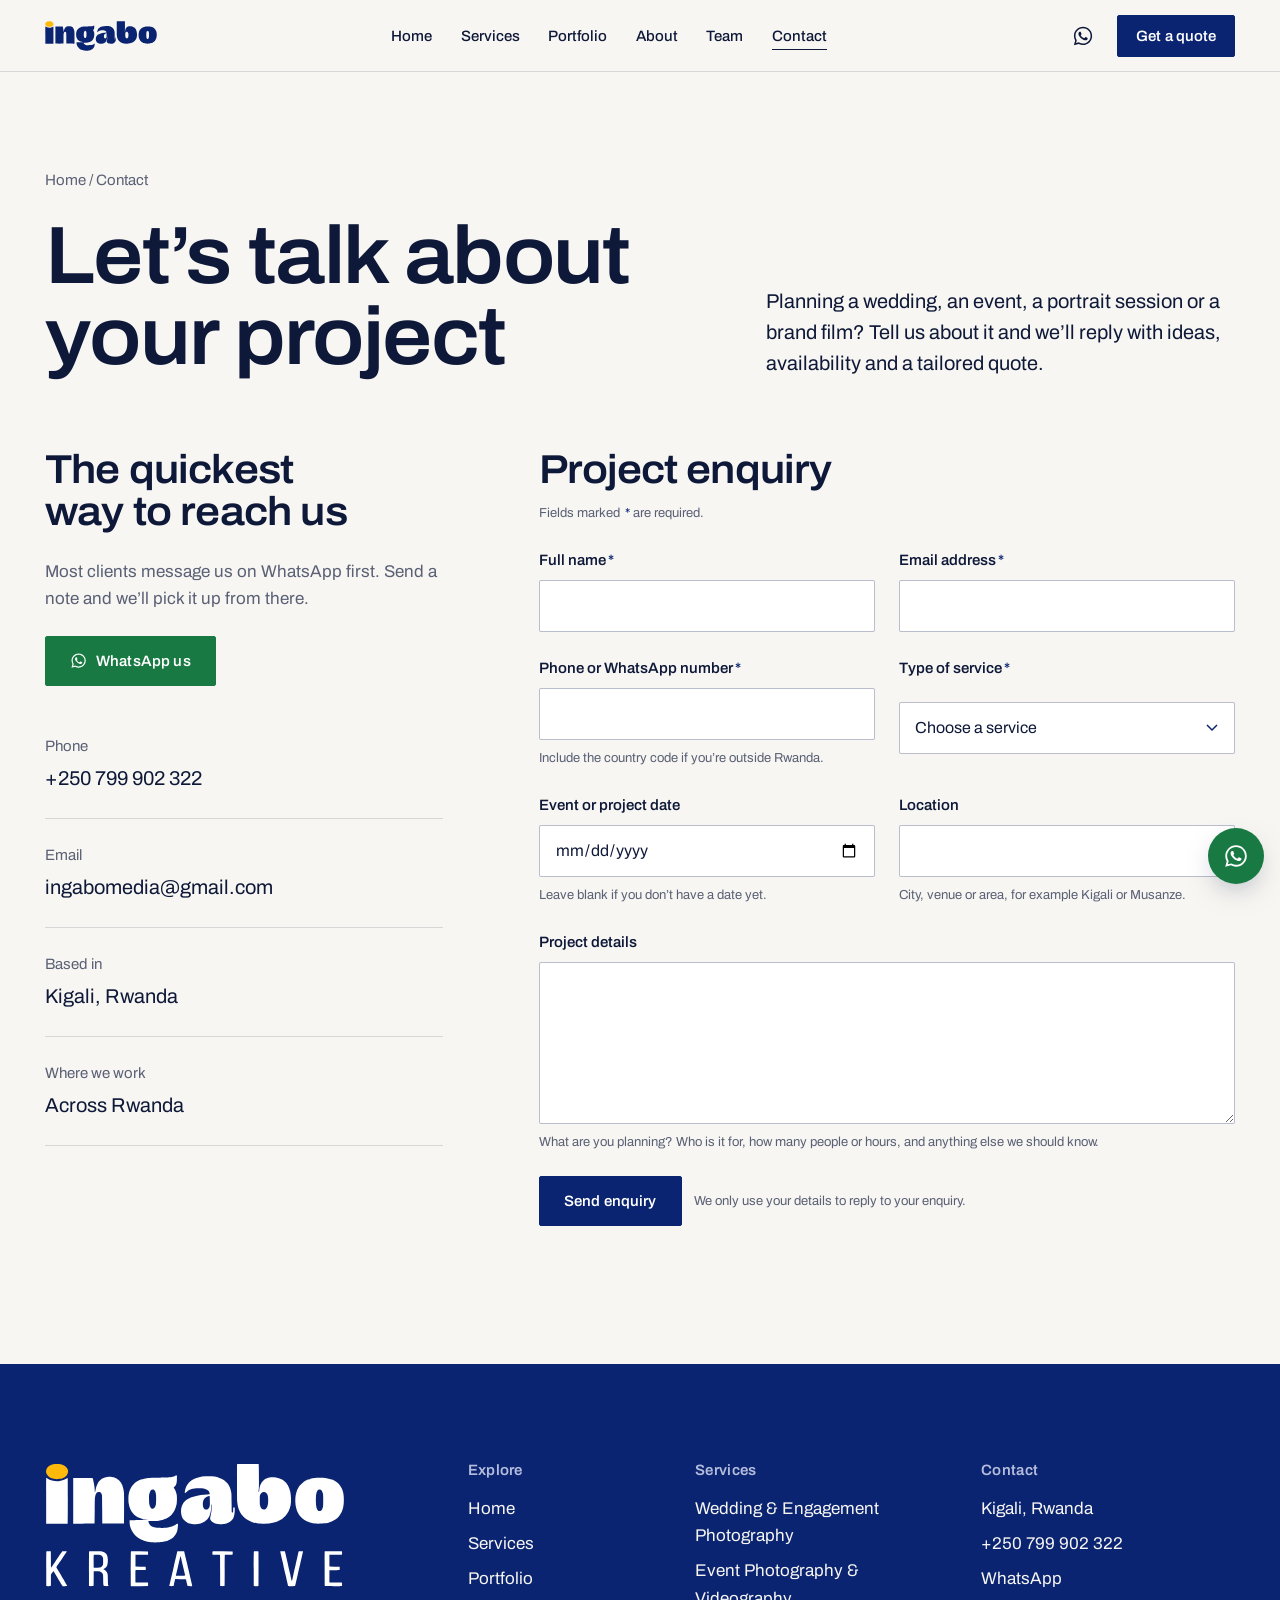
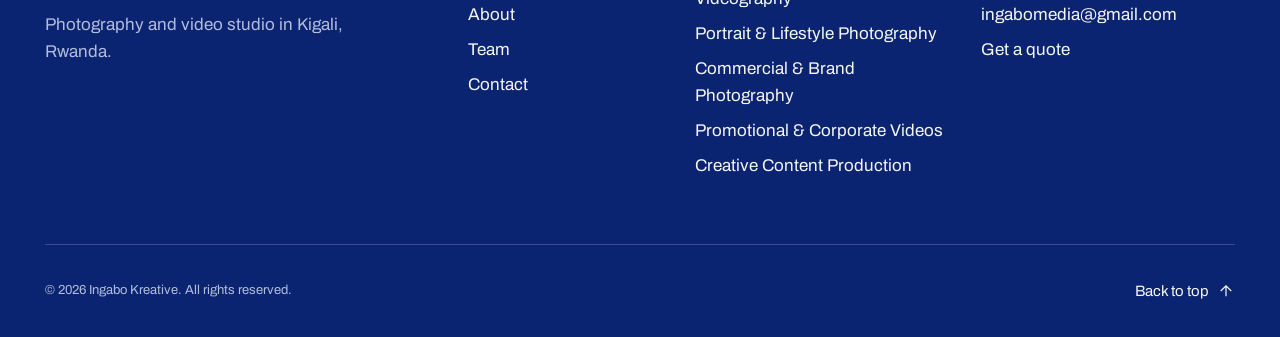
<file: contact/index.html>
<!doctype html>
<html lang="en" class="no-js">
<head>
  <meta charset="utf-8">
  <meta name="viewport" content="width=device-width, initial-scale=1, viewport-fit=cover">
  <script>document.documentElement.classList.replace("no-js", "js")</script>
  <title>Contact &amp; Booking | Ingabo Kreative, Kigali</title>
  <meta name="description" content="Book a photographer or videographer in Kigali, Rwanda. Send your project details or chat with Ingabo Kreative on WhatsApp for a tailored quote.">
  <!-- Replace the domain in canonical / og:url / og:image when the site goes live -->
  <link rel="canonical" href="https://www.ingabocreative.com/contact/">
  <meta property="og:type" content="website">
  <meta property="og:site_name" content="Ingabo Kreative">
  <meta property="og:title" content="Contact &amp; Booking | Ingabo Kreative, Kigali">
  <meta property="og:description" content="Book a photographer or videographer in Kigali, Rwanda. Send your project details or chat with Ingabo Kreative on WhatsApp for a tailored quote.">
  <meta property="og:url" content="https://www.ingabocreative.com/contact/">
  <meta property="og:image" content="https://www.ingabocreative.com/assets/brand/og-image.jpg">
  <meta name="twitter:card" content="summary_large_image">
  <meta name="theme-color" content="#0A2471">
  <link rel="icon" href="../favicon.svg" type="image/svg+xml">
  <link rel="icon" href="../assets/icons/favicon-32.png" sizes="32x32" type="image/png">
  <link rel="apple-touch-icon" href="../assets/icons/apple-touch-icon.png">
  <link rel="manifest" href="../site.webmanifest">
  <link rel="preload" href="../assets/fonts/archivo-var-latin.woff2" as="font" type="font/woff2" crossorigin>
  <link rel="stylesheet" href="../css/style.css">
  <link rel="stylesheet" href="../css/components.css">
</head>
<body>
  <a class="skip-link" href="#main">Skip to content</a>

  <header class="site-header" data-header>
    <div class="container site-header__inner">
      <a class="logo" href="../" aria-label="Ingabo Kreative, home"><svg xmlns="http://www.w3.org/2000/svg" viewBox="105 424 870 233" aria-hidden="true" focusable="false"><path fill="currentColor" fill-rule="evenodd" d="M417.7 654.5C417 654.4 414.7 654.2 412.5 654C406.4 653.4 396 651.1 391.8 649.4C383.2 645.8 379.3 643.8 375 640.7C367.4 635.4 360.7 628 356.9 621C355.2 617.9 352.5 611.4 352 609.2C350.6 603.5 349.5 594.9 349.7 591.2L349.8 589.6L366.8 589.5C376.2 589.4 385.3 589.2 387.2 589C389 588.8 393.3 588.5 396.7 588.3C400.1 588.1 403 587.8 403.1 587.7C403.9 586.9 402.8 586.7 398.9 586.7C386.4 586.6 374.5 582.8 366.2 576C356.1 567.8 349.6 556.2 347.8 543C346.6 534.3 346.4 522 347.3 517.1C347.5 516.1 347.8 514.1 348 512.5C348.6 507.3 351.8 498.7 354.7 494.1C359 487.4 364.5 481.8 370.3 477.9C375.1 474.8 383 471.1 387 470C387.6 469.9 389 469.5 390 469.2C392.8 468.4 401.4 467.1 407.8 466.5C412.4 466.1 416.5 466 428.8 466.2C443.9 466.4 459.5 466 464.3 465.3C465.5 465.2 468.2 464.8 470.3 464.5C476.5 463.6 480.9 462.4 483.3 460.8C485.1 459.7 487.1 459.4 487.6 460.1C488.4 461 487.9 475.9 487 480C485.6 486.8 483.9 490.1 480.5 492.6C479.4 493.5 478.4 494.2 478.2 494.4C478 494.5 478.4 495.3 479.1 496.2C483 501.6 485.5 507.8 487.2 516C487.7 518.3 487.8 520.5 487.8 527.8C487.8 538.1 487.5 540.6 485 550.6C484.5 552.5 482 559 480.8 561.3C477 568.6 470.1 576.5 463.5 580.8C460.3 582.9 453.6 586.3 450.8 587.3C442.3 590.1 433.8 591.7 424.5 592.3C421.4 592.5 417.9 592.7 416.7 592.8C414.6 593 408.5 592.6 405.9 592.1C404.2 591.8 404.1 592.4 405.2 595.7C408.2 604.8 414.5 609.5 426.4 611.4C428.3 611.7 433 611.8 441.8 611.8C452.3 611.8 455.2 611.7 458.7 611.2C466.6 610.1 472.1 608.7 478.7 606.3C480.9 605.4 483.9 603.5 485.6 601.8C487.2 600.1 487.4 600 489 600C490.5 600 490.7 600.1 490.9 600.9C491.2 602.1 490.7 610.7 490.1 614.2C489.1 620.5 486.3 627.7 483.1 632.4C478.9 638.5 471.2 644.7 464.2 647.7C459 649.9 450.8 652.3 446 653C436.5 654.4 423.8 655 417.7 654.5ZM532 601.1C522.6 599.7 515.3 596.3 509.5 590.7C506.2 587.5 504.6 585.3 503.1 582.1C502.5 580.6 501.8 579.3 501.7 579C501.5 578.7 501.2 577.5 500.9 576.4C498 565.1 499.5 551.5 504.7 542.5C507.1 538.3 513 532.3 517.8 529.1C521.2 526.9 527.6 523.9 532.7 522.2C541.6 519.2 554.5 516.7 564.8 516C575.2 515.3 582.5 514.6 582.8 514.2C582.9 514 583 512.9 582.9 511.8C582.4 505.2 575.6 499.8 565 497.6C557 495.9 544.3 496 535 497.9C529.9 498.9 528 499.5 523.9 501.6C520 503.5 517.4 505.5 515.3 508.2C514.4 509.3 513.4 510.4 513.1 510.5C512.2 510.8 510.7 510.7 510.4 510.1C509.6 508.8 513 495.4 515 492.1C515.4 491.4 516 490.3 516.2 489.6C517.3 486.4 522.5 480 526.8 476.6C533.3 471.3 537.5 469.2 547.8 466.1C561.4 462 582.4 460.9 598.2 463.5C604.2 464.5 607.6 465.4 612 467C613.4 467.5 615.1 468.1 615.8 468.3C617.8 468.9 623.5 472.2 626.2 474.2C628.8 476.2 632.9 480.1 634.5 482.2C635.1 482.9 636.3 484.8 637.2 486.3C641.6 493.6 643.5 498.8 645.4 508.3C646.1 512 646.1 513.1 646.3 538C646.5 554.2 646.7 564.3 646.9 565.1C647.4 566.7 648.2 568 648.8 568C649.4 568 650.2 567.1 650.7 565.8C650.9 565.3 651.2 562 651.3 558.5L651.5 552.2L653.7 552.2L655.8 552.2L655.8 560.3C655.8 571.6 654.8 576.8 651.2 583.8C644.9 596.2 630.8 602.7 613.5 601.4C601.9 600.4 594.2 598 589.4 593.8C587.5 592.1 584.5 587.5 584.1 585.8C584 585 584.2 583.5 584.8 581.3C586 577 587.5 567.9 588 563.2C589.2 549.7 589.3 543.5 588.3 543.5C587.9 543.5 587.8 544.5 587.6 549.2C586.9 567.8 582.6 580.8 574.3 589C567.1 596.1 559.3 599.6 547.2 601.3C543.7 601.8 535.6 601.7 532 601.1ZM733.8 600C723.2 599.5 711.8 597.4 704.2 594.3C699.8 592.6 697.1 591.4 695 590.2C693.6 589.4 691.6 588.3 690.5 587.7C687.8 586.2 684.7 583.6 680.8 579.6C670 568.3 664.3 554.3 662.7 534.6C662.3 530 662.2 427.8 662.5 426.9C662.7 426.4 665.8 426.3 694.2 426.3C722 426.3 725.6 426.4 725.8 426.8C725.9 427.1 726 443 726 462.1C726 490.6 725.9 497.5 725.5 500.3C724.9 505 724.9 507.5 725.6 508.1C726.5 508.9 727 507.5 727 504.1C727 496.5 730.2 485.6 734 479.7C736.7 475.7 742 470.8 745.5 468.9C747.5 467.9 752.5 466.3 755.8 465.6C762.6 464.3 774.3 464.9 781.7 466.9C783.4 467.4 785.4 467.9 786 468C790 469 797.2 473.3 801.2 477.1C810.7 486.1 816.4 498.5 818.5 515C820.6 531.7 819.8 543.2 815.8 556C813.9 562 810.6 567.9 805.7 574.3C802.9 578 801.7 579.3 798.5 582C793 586.6 791.4 587.6 783.2 591.6C769.5 598.4 754.5 600.9 733.8 600ZM107.9 599.8C107.8 599.7 107.7 569.7 107.7 533.1C107.7 475.5 107.7 466.7 108.2 466.7C108.4 466.7 108.7 466.8 108.8 467C109.1 467.4 117.2 471.8 119.9 472.9C126.8 475.9 135.6 477.1 143.7 476.4C146 476.1 148.4 475.8 149 475.7C149.6 475.5 151.1 475.1 152.3 474.8C155.3 474.1 161.1 471.6 164.1 470C165.4 469.2 167 468.3 167.7 467.9C168.3 467.6 169.1 467 169.4 466.7C169.8 466.4 170.1 466.3 170.3 466.5C170.6 466.8 170.6 490.3 170.6 533.4L170.5 599.8L139.3 599.9C122.2 600 108 599.9 107.9 599.8ZM185.8 599.6C185.7 599.4 185.7 569.4 185.8 533L185.8 466.8L214.3 466.8L242.8 466.8L243.2 468.2C243.4 468.9 244.4 473.6 245.3 478.5C246.3 483.4 247.4 489.3 247.9 491.5C248.7 495 248.8 496.2 248.8 501.6C248.8 506.1 248.9 507.7 249.3 508.1C250 508.8 250.5 507.7 250.8 505.2C251.6 497.2 254.3 488.3 257.8 482.2C260.7 477.1 265.5 471.8 269.6 469.2C271.8 467.8 278.4 465.4 282 464.7C285.1 464 286.3 464 292.7 464.1C300.7 464.2 303.7 464.8 309.1 466.8C313.4 468.5 314.5 469.1 317.4 471.5C320.8 474.1 322.5 476.2 324.9 480C327.2 483.9 328.2 486.1 329.8 490.8C331.5 496.2 332.1 498.8 333.4 507.7C333.9 511.2 334.2 550.9 334 579.7L333.8 599.8L324.7 599.8C319.6 599.8 305.6 599.8 293.6 599.7C274.8 599.6 271.6 599.5 271.2 599.1C270.7 598.7 270.7 595.4 270.6 575.6C270.6 562.9 270.5 544.9 270.3 535.5C270.1 520 270 518.3 269.4 516.2C268.4 512.8 267.9 511.7 266.4 509.9C262.5 505.6 255.7 507.1 252.6 513.2C251.2 515.8 250.2 519.7 249.5 524.9C249.1 528.3 249 534.2 249 564.2C248.9 590.4 248.8 599.6 248.6 599.7C248.3 599.9 234.2 600 217.1 600C192.5 600 185.9 599.9 185.8 599.6ZM889 599.5C883 598.6 874.6 596.7 871.8 595.5C871.3 595.2 869.8 594.6 868.5 594.1C865.4 593 862 591.2 859.3 589.5C858 588.6 856.9 588 856.8 588C855.9 588 848.8 581.4 845.9 578C842.4 573.7 838.2 566.4 836.2 560.7C830.7 545.2 830.3 522.7 835.3 507.4C836.9 502.6 837.3 501.7 839.2 497.9C842.5 491.5 849 483.7 854.5 479.6C862.1 473.9 873.8 469 882.1 468C883.7 467.8 885.7 467.5 886.6 467.4C893 466.2 911.8 466.1 919.3 467.1C929.8 468.6 932.3 469.2 937.8 471.4C945.5 474.5 951.7 478.4 957 483.7C970.6 497.1 975.3 516.3 972.2 545.2C970.9 556.5 966.6 567.9 960.4 576.2C958.1 579.1 953.5 583.8 950.7 586C948.3 587.8 941.7 592 941.2 592C941.1 592 940.1 592.4 938.9 593C935.6 594.4 935 594.7 931.5 595.8C926.5 597.4 921.7 598.5 915.3 599.4C910.8 600 893.2 600.1 889 599.5ZM904.9 563.3C909.1 561.4 911.3 556.8 912.5 546.8C913 543.5 913.1 539.8 913.1 531.3C913.1 521.6 913 519.6 912.4 515.8C911.2 508.7 910 505.5 907.7 503.1C905.9 501.3 904.8 500.9 902.3 500.9C899 500.9 896.9 502.4 895.1 506.2C893.9 508.6 893.2 510.8 892.5 515.3C891.6 520.4 891.5 542 892.4 547.5C894.2 558.5 897.4 563.6 902.4 563.6C903.3 563.7 904.4 563.5 904.9 563.3ZM576.3 558.3C578 557.5 580.6 554.9 581.6 553C583.6 548.9 583.9 544.7 583.4 529.1C583.2 521.8 583 519.5 582.7 519.4C581.7 518.7 575.2 521.1 571.7 523.5C566.7 526.8 564.5 530.5 563.3 537.5C562.3 543.6 562.8 549.7 564.7 553.3C567.1 558 572.1 560.2 576.3 558.3ZM745.1 557.4C749.1 554.9 751.3 550.2 752.5 541.8C753.3 536.1 753.1 521.9 752.1 518.7C751.3 516 749.1 512.1 747.5 510.7C743.6 507.3 738.8 507.1 734.4 509.9C732.2 511.3 731.7 512.1 729.9 515.6L728.5 518.5L728.5 530.5C728.5 540.7 728.6 542.9 729.1 545.3C730 549.8 731.5 553.5 732.9 555.1C734 556.3 736.3 557.7 737.8 558C740 558.5 743.8 558.2 745.1 557.4ZM420.7 555.3C422.9 554.2 424.8 551.2 425.8 547.2C427 542.8 427.2 539.9 427.2 527.8C427.2 515.4 426.9 512.7 425.5 508.4C424.3 504.8 422 501.8 419.9 501C417.4 500.1 414.1 500.9 411.9 502.9C410.7 504 408.5 508.6 407.8 511.3C405.8 519.4 405.8 535.8 407.7 544.3C408.4 547.2 410.3 551.7 411.6 553.2C414 556.2 417.4 557 420.7 555.3Z"/><path fill="#FFB90B" d="M130.5 469.5C129.2 469.3 127.6 468.9 127 468.6C126.3 468.3 125.2 468 124.5 467.9C123 467.6 118.8 465.6 116.6 464.1C114.2 462.4 111.7 460 110.1 457.8C108.9 456.1 108.4 454.9 107.8 452.6C106.8 448.7 106.8 447.2 107.9 443.4C108.9 439.7 110.5 437.2 113.8 434.4C117.4 431.1 120.8 429.3 126.2 427.6C135.6 424.5 148.7 425.3 156.8 429.4C157.9 429.9 158.9 430.3 159 430.3C159.2 430.3 160.3 431 161.6 431.9C168 436.3 170.9 440.9 171.2 447.5C171.4 450.2 171.3 450.8 170.5 453.1C169.3 456.6 167.9 458.7 165.1 461.4C161.9 464.3 157.7 466.8 153.9 467.9C153 468.2 151.1 468.7 149.8 469.1C147.9 469.6 146.3 469.8 140.2 469.9C135 469.9 132.1 469.8 130.5 469.5Z"/></svg></a>
      <nav class="site-nav" aria-label="Main">
        <ul class="site-nav__list">
          <li><a class="site-nav__link" href="../">Home</a></li>
          <li><a class="site-nav__link" href="../services/">Services</a></li>
          <li><a class="site-nav__link" href="../portfolio/">Portfolio</a></li>
          <li><a class="site-nav__link" href="../about/">About</a></li>
          <li><a class="site-nav__link" href="../team/">Team</a></li>
          <li><a class="site-nav__link" href="../contact/" aria-current="page">Contact</a></li>
        </ul>
      </nav>
      <div class="site-header__actions">
        <a class="icon-btn" href="https://wa.me/250799902322?text=Hello%20Ingabo%20Kreative%2C%20I%27d%20like%20to%20talk%20about%20a%20project." data-wa target="_blank" rel="noopener" aria-label="WhatsApp us (opens WhatsApp)"><svg viewBox="0 0 24 24" aria-hidden="true" focusable="false"><path fill="currentColor" d="M12.04 2C6.58 2 2.13 6.45 2.13 11.91c0 1.75.46 3.45 1.32 4.95L2.05 22l5.25-1.38a9.9 9.9 0 0 0 4.74 1.21c5.46 0 9.91-4.45 9.91-9.91S17.5 2 12.04 2Zm0 18.15c-1.48 0-2.93-.4-4.2-1.15l-.3-.18-3.12.82.83-3.04-.2-.31a8.2 8.2 0 0 1-1.26-4.38c0-4.54 3.7-8.24 8.25-8.24 4.54 0 8.24 3.7 8.24 8.24 0 4.55-3.7 8.24-8.24 8.24Zm4.52-6.16c-.25-.12-1.47-.72-1.69-.81-.23-.08-.39-.12-.56.13-.16.24-.64.8-.78.97-.14.16-.29.18-.54.06-.25-.12-1.05-.39-1.99-1.23-.74-.66-1.23-1.47-1.38-1.72-.14-.25-.01-.38.11-.5.11-.11.25-.29.37-.43.13-.15.17-.25.25-.42.08-.16.04-.31-.02-.43-.06-.12-.56-1.34-.76-1.84-.2-.48-.41-.42-.56-.43h-.48c-.17 0-.43.06-.66.31-.22.25-.86.85-.86 2.07 0 1.22.89 2.4 1.01 2.56.12.17 1.75 2.67 4.23 3.74.59.26 1.05.41 1.41.52.59.19 1.13.16 1.56.1.48-.07 1.47-.6 1.67-1.18.21-.58.21-1.07.15-1.18-.06-.11-.22-.17-.47-.29Z"/></svg></a>
        <a class="btn btn--sm site-header__cta" href="../contact/">Get a quote</a>
        <button type="button" class="menu-toggle" data-menu-toggle aria-expanded="false" aria-controls="mobile-menu">
          <span class="menu-toggle__bars"></span>
          <span class="visually-hidden">Menu</span>
        </button>
      </div>
    </div>
  </header>

  <div class="mobile-menu" id="mobile-menu" data-mobile-menu role="dialog" aria-modal="true" aria-label="Site menu" hidden>
    <div class="mobile-menu__top">
      <a class="logo" href="../" aria-label="Ingabo Kreative, home"><svg xmlns="http://www.w3.org/2000/svg" viewBox="105 424 870 233" aria-hidden="true" focusable="false"><path fill="currentColor" fill-rule="evenodd" d="M417.7 654.5C417 654.4 414.7 654.2 412.5 654C406.4 653.4 396 651.1 391.8 649.4C383.2 645.8 379.3 643.8 375 640.7C367.4 635.4 360.7 628 356.9 621C355.2 617.9 352.5 611.4 352 609.2C350.6 603.5 349.5 594.9 349.7 591.2L349.8 589.6L366.8 589.5C376.2 589.4 385.3 589.2 387.2 589C389 588.8 393.3 588.5 396.7 588.3C400.1 588.1 403 587.8 403.1 587.7C403.9 586.9 402.8 586.7 398.9 586.7C386.4 586.6 374.5 582.8 366.2 576C356.1 567.8 349.6 556.2 347.8 543C346.6 534.3 346.4 522 347.3 517.1C347.5 516.1 347.8 514.1 348 512.5C348.6 507.3 351.8 498.7 354.7 494.1C359 487.4 364.5 481.8 370.3 477.9C375.1 474.8 383 471.1 387 470C387.6 469.9 389 469.5 390 469.2C392.8 468.4 401.4 467.1 407.8 466.5C412.4 466.1 416.5 466 428.8 466.2C443.9 466.4 459.5 466 464.3 465.3C465.5 465.2 468.2 464.8 470.3 464.5C476.5 463.6 480.9 462.4 483.3 460.8C485.1 459.7 487.1 459.4 487.6 460.1C488.4 461 487.9 475.9 487 480C485.6 486.8 483.9 490.1 480.5 492.6C479.4 493.5 478.4 494.2 478.2 494.4C478 494.5 478.4 495.3 479.1 496.2C483 501.6 485.5 507.8 487.2 516C487.7 518.3 487.8 520.5 487.8 527.8C487.8 538.1 487.5 540.6 485 550.6C484.5 552.5 482 559 480.8 561.3C477 568.6 470.1 576.5 463.5 580.8C460.3 582.9 453.6 586.3 450.8 587.3C442.3 590.1 433.8 591.7 424.5 592.3C421.4 592.5 417.9 592.7 416.7 592.8C414.6 593 408.5 592.6 405.9 592.1C404.2 591.8 404.1 592.4 405.2 595.7C408.2 604.8 414.5 609.5 426.4 611.4C428.3 611.7 433 611.8 441.8 611.8C452.3 611.8 455.2 611.7 458.7 611.2C466.6 610.1 472.1 608.7 478.7 606.3C480.9 605.4 483.9 603.5 485.6 601.8C487.2 600.1 487.4 600 489 600C490.5 600 490.7 600.1 490.9 600.9C491.2 602.1 490.7 610.7 490.1 614.2C489.1 620.5 486.3 627.7 483.1 632.4C478.9 638.5 471.2 644.7 464.2 647.7C459 649.9 450.8 652.3 446 653C436.5 654.4 423.8 655 417.7 654.5ZM532 601.1C522.6 599.7 515.3 596.3 509.5 590.7C506.2 587.5 504.6 585.3 503.1 582.1C502.5 580.6 501.8 579.3 501.7 579C501.5 578.7 501.2 577.5 500.9 576.4C498 565.1 499.5 551.5 504.7 542.5C507.1 538.3 513 532.3 517.8 529.1C521.2 526.9 527.6 523.9 532.7 522.2C541.6 519.2 554.5 516.7 564.8 516C575.2 515.3 582.5 514.6 582.8 514.2C582.9 514 583 512.9 582.9 511.8C582.4 505.2 575.6 499.8 565 497.6C557 495.9 544.3 496 535 497.9C529.9 498.9 528 499.5 523.9 501.6C520 503.5 517.4 505.5 515.3 508.2C514.4 509.3 513.4 510.4 513.1 510.5C512.2 510.8 510.7 510.7 510.4 510.1C509.6 508.8 513 495.4 515 492.1C515.4 491.4 516 490.3 516.2 489.6C517.3 486.4 522.5 480 526.8 476.6C533.3 471.3 537.5 469.2 547.8 466.1C561.4 462 582.4 460.9 598.2 463.5C604.2 464.5 607.6 465.4 612 467C613.4 467.5 615.1 468.1 615.8 468.3C617.8 468.9 623.5 472.2 626.2 474.2C628.8 476.2 632.9 480.1 634.5 482.2C635.1 482.9 636.3 484.8 637.2 486.3C641.6 493.6 643.5 498.8 645.4 508.3C646.1 512 646.1 513.1 646.3 538C646.5 554.2 646.7 564.3 646.9 565.1C647.4 566.7 648.2 568 648.8 568C649.4 568 650.2 567.1 650.7 565.8C650.9 565.3 651.2 562 651.3 558.5L651.5 552.2L653.7 552.2L655.8 552.2L655.8 560.3C655.8 571.6 654.8 576.8 651.2 583.8C644.9 596.2 630.8 602.7 613.5 601.4C601.9 600.4 594.2 598 589.4 593.8C587.5 592.1 584.5 587.5 584.1 585.8C584 585 584.2 583.5 584.8 581.3C586 577 587.5 567.9 588 563.2C589.2 549.7 589.3 543.5 588.3 543.5C587.9 543.5 587.8 544.5 587.6 549.2C586.9 567.8 582.6 580.8 574.3 589C567.1 596.1 559.3 599.6 547.2 601.3C543.7 601.8 535.6 601.7 532 601.1ZM733.8 600C723.2 599.5 711.8 597.4 704.2 594.3C699.8 592.6 697.1 591.4 695 590.2C693.6 589.4 691.6 588.3 690.5 587.7C687.8 586.2 684.7 583.6 680.8 579.6C670 568.3 664.3 554.3 662.7 534.6C662.3 530 662.2 427.8 662.5 426.9C662.7 426.4 665.8 426.3 694.2 426.3C722 426.3 725.6 426.4 725.8 426.8C725.9 427.1 726 443 726 462.1C726 490.6 725.9 497.5 725.5 500.3C724.9 505 724.9 507.5 725.6 508.1C726.5 508.9 727 507.5 727 504.1C727 496.5 730.2 485.6 734 479.7C736.7 475.7 742 470.8 745.5 468.9C747.5 467.9 752.5 466.3 755.8 465.6C762.6 464.3 774.3 464.9 781.7 466.9C783.4 467.4 785.4 467.9 786 468C790 469 797.2 473.3 801.2 477.1C810.7 486.1 816.4 498.5 818.5 515C820.6 531.7 819.8 543.2 815.8 556C813.9 562 810.6 567.9 805.7 574.3C802.9 578 801.7 579.3 798.5 582C793 586.6 791.4 587.6 783.2 591.6C769.5 598.4 754.5 600.9 733.8 600ZM107.9 599.8C107.8 599.7 107.7 569.7 107.7 533.1C107.7 475.5 107.7 466.7 108.2 466.7C108.4 466.7 108.7 466.8 108.8 467C109.1 467.4 117.2 471.8 119.9 472.9C126.8 475.9 135.6 477.1 143.7 476.4C146 476.1 148.4 475.8 149 475.7C149.6 475.5 151.1 475.1 152.3 474.8C155.3 474.1 161.1 471.6 164.1 470C165.4 469.2 167 468.3 167.7 467.9C168.3 467.6 169.1 467 169.4 466.7C169.8 466.4 170.1 466.3 170.3 466.5C170.6 466.8 170.6 490.3 170.6 533.4L170.5 599.8L139.3 599.9C122.2 600 108 599.9 107.9 599.8ZM185.8 599.6C185.7 599.4 185.7 569.4 185.8 533L185.8 466.8L214.3 466.8L242.8 466.8L243.2 468.2C243.4 468.9 244.4 473.6 245.3 478.5C246.3 483.4 247.4 489.3 247.9 491.5C248.7 495 248.8 496.2 248.8 501.6C248.8 506.1 248.9 507.7 249.3 508.1C250 508.8 250.5 507.7 250.8 505.2C251.6 497.2 254.3 488.3 257.8 482.2C260.7 477.1 265.5 471.8 269.6 469.2C271.8 467.8 278.4 465.4 282 464.7C285.1 464 286.3 464 292.7 464.1C300.7 464.2 303.7 464.8 309.1 466.8C313.4 468.5 314.5 469.1 317.4 471.5C320.8 474.1 322.5 476.2 324.9 480C327.2 483.9 328.2 486.1 329.8 490.8C331.5 496.2 332.1 498.8 333.4 507.7C333.9 511.2 334.2 550.9 334 579.7L333.8 599.8L324.7 599.8C319.6 599.8 305.6 599.8 293.6 599.7C274.8 599.6 271.6 599.5 271.2 599.1C270.7 598.7 270.7 595.4 270.6 575.6C270.6 562.9 270.5 544.9 270.3 535.5C270.1 520 270 518.3 269.4 516.2C268.4 512.8 267.9 511.7 266.4 509.9C262.5 505.6 255.7 507.1 252.6 513.2C251.2 515.8 250.2 519.7 249.5 524.9C249.1 528.3 249 534.2 249 564.2C248.9 590.4 248.8 599.6 248.6 599.7C248.3 599.9 234.2 600 217.1 600C192.5 600 185.9 599.9 185.8 599.6ZM889 599.5C883 598.6 874.6 596.7 871.8 595.5C871.3 595.2 869.8 594.6 868.5 594.1C865.4 593 862 591.2 859.3 589.5C858 588.6 856.9 588 856.8 588C855.9 588 848.8 581.4 845.9 578C842.4 573.7 838.2 566.4 836.2 560.7C830.7 545.2 830.3 522.7 835.3 507.4C836.9 502.6 837.3 501.7 839.2 497.9C842.5 491.5 849 483.7 854.5 479.6C862.1 473.9 873.8 469 882.1 468C883.7 467.8 885.7 467.5 886.6 467.4C893 466.2 911.8 466.1 919.3 467.1C929.8 468.6 932.3 469.2 937.8 471.4C945.5 474.5 951.7 478.4 957 483.7C970.6 497.1 975.3 516.3 972.2 545.2C970.9 556.5 966.6 567.9 960.4 576.2C958.1 579.1 953.5 583.8 950.7 586C948.3 587.8 941.7 592 941.2 592C941.1 592 940.1 592.4 938.9 593C935.6 594.4 935 594.7 931.5 595.8C926.5 597.4 921.7 598.5 915.3 599.4C910.8 600 893.2 600.1 889 599.5ZM904.9 563.3C909.1 561.4 911.3 556.8 912.5 546.8C913 543.5 913.1 539.8 913.1 531.3C913.1 521.6 913 519.6 912.4 515.8C911.2 508.7 910 505.5 907.7 503.1C905.9 501.3 904.8 500.9 902.3 500.9C899 500.9 896.9 502.4 895.1 506.2C893.9 508.6 893.2 510.8 892.5 515.3C891.6 520.4 891.5 542 892.4 547.5C894.2 558.5 897.4 563.6 902.4 563.6C903.3 563.7 904.4 563.5 904.9 563.3ZM576.3 558.3C578 557.5 580.6 554.9 581.6 553C583.6 548.9 583.9 544.7 583.4 529.1C583.2 521.8 583 519.5 582.7 519.4C581.7 518.7 575.2 521.1 571.7 523.5C566.7 526.8 564.5 530.5 563.3 537.5C562.3 543.6 562.8 549.7 564.7 553.3C567.1 558 572.1 560.2 576.3 558.3ZM745.1 557.4C749.1 554.9 751.3 550.2 752.5 541.8C753.3 536.1 753.1 521.9 752.1 518.7C751.3 516 749.1 512.1 747.5 510.7C743.6 507.3 738.8 507.1 734.4 509.9C732.2 511.3 731.7 512.1 729.9 515.6L728.5 518.5L728.5 530.5C728.5 540.7 728.6 542.9 729.1 545.3C730 549.8 731.5 553.5 732.9 555.1C734 556.3 736.3 557.7 737.8 558C740 558.5 743.8 558.2 745.1 557.4ZM420.7 555.3C422.9 554.2 424.8 551.2 425.8 547.2C427 542.8 427.2 539.9 427.2 527.8C427.2 515.4 426.9 512.7 425.5 508.4C424.3 504.8 422 501.8 419.9 501C417.4 500.1 414.1 500.9 411.9 502.9C410.7 504 408.5 508.6 407.8 511.3C405.8 519.4 405.8 535.8 407.7 544.3C408.4 547.2 410.3 551.7 411.6 553.2C414 556.2 417.4 557 420.7 555.3Z"/><path fill="#FFB90B" d="M130.5 469.5C129.2 469.3 127.6 468.9 127 468.6C126.3 468.3 125.2 468 124.5 467.9C123 467.6 118.8 465.6 116.6 464.1C114.2 462.4 111.7 460 110.1 457.8C108.9 456.1 108.4 454.9 107.8 452.6C106.8 448.7 106.8 447.2 107.9 443.4C108.9 439.7 110.5 437.2 113.8 434.4C117.4 431.1 120.8 429.3 126.2 427.6C135.6 424.5 148.7 425.3 156.8 429.4C157.9 429.9 158.9 430.3 159 430.3C159.2 430.3 160.3 431 161.6 431.9C168 436.3 170.9 440.9 171.2 447.5C171.4 450.2 171.3 450.8 170.5 453.1C169.3 456.6 167.9 458.7 165.1 461.4C161.9 464.3 157.7 466.8 153.9 467.9C153 468.2 151.1 468.7 149.8 469.1C147.9 469.6 146.3 469.8 140.2 469.9C135 469.9 132.1 469.8 130.5 469.5Z"/></svg></a>
      <button type="button" class="icon-btn" data-menu-close aria-label="Close menu"><svg viewBox="0 0 24 24" fill="none" stroke="currentColor" stroke-width="1.6" aria-hidden="true" focusable="false"><path d="M6 6l12 12M18 6L6 18"/></svg></button>
    </div>
    <ul class="mobile-menu__list">
      <li><a class="mobile-menu__link" href="../">Home</a></li>
      <li><a class="mobile-menu__link" href="../services/">Services</a></li>
      <li><a class="mobile-menu__link" href="../portfolio/">Portfolio</a></li>
      <li><a class="mobile-menu__link" href="../about/">About</a></li>
      <li><a class="mobile-menu__link" href="../team/">Team</a></li>
      <li><a class="mobile-menu__link" href="../contact/" aria-current="page">Contact</a></li>
    </ul>
    <div class="mobile-menu__foot">
      <a class="btn btn--accent btn--block" href="../contact/">Get a quote</a>
      <a class="btn btn--whatsapp btn--block" href="https://wa.me/250799902322?text=Hello%20Ingabo%20Kreative%2C%20I%27d%20like%20to%20talk%20about%20a%20project." data-wa target="_blank" rel="noopener"><svg viewBox="0 0 24 24" aria-hidden="true" focusable="false"><path fill="currentColor" d="M12.04 2C6.58 2 2.13 6.45 2.13 11.91c0 1.75.46 3.45 1.32 4.95L2.05 22l5.25-1.38a9.9 9.9 0 0 0 4.74 1.21c5.46 0 9.91-4.45 9.91-9.91S17.5 2 12.04 2Zm0 18.15c-1.48 0-2.93-.4-4.2-1.15l-.3-.18-3.12.82.83-3.04-.2-.31a8.2 8.2 0 0 1-1.26-4.38c0-4.54 3.7-8.24 8.25-8.24 4.54 0 8.24 3.7 8.24 8.24 0 4.55-3.7 8.24-8.24 8.24Zm4.52-6.16c-.25-.12-1.47-.72-1.69-.81-.23-.08-.39-.12-.56.13-.16.24-.64.8-.78.97-.14.16-.29.18-.54.06-.25-.12-1.05-.39-1.99-1.23-.74-.66-1.23-1.47-1.38-1.72-.14-.25-.01-.38.11-.5.11-.11.25-.29.37-.43.13-.15.17-.25.25-.42.08-.16.04-.31-.02-.43-.06-.12-.56-1.34-.76-1.84-.2-.48-.41-.42-.56-.43h-.48c-.17 0-.43.06-.66.31-.22.25-.86.85-.86 2.07 0 1.22.89 2.4 1.01 2.56.12.17 1.75 2.67 4.23 3.74.59.26 1.05.41 1.41.52.59.19 1.13.16 1.56.1.48-.07 1.47-.6 1.67-1.18.21-.58.21-1.07.15-1.18-.06-.11-.22-.17-.47-.29Z"/></svg>WhatsApp us</a>
      <p class="caption"><span data-config-text="location">Kigali, Rwanda</span></p>
    </div>
  </div>

  <main id="main" tabindex="-1">
    <section class="page-hero" aria-labelledby="page-title">
      <div class="container">
        <div class="page-hero__inner">
          <div class="stack" style="--stack: var(--s-5)">
            <p class="page-hero__crumb"><a href="../">Home</a> / Contact</p>
            <h1 id="page-title">Let&rsquo;s talk about your project</h1>
          </div>
          <p class="lead">Planning a wedding, an event, a portrait session or a brand film? Tell us about it and we&rsquo;ll reply with ideas, availability and a tailored quote.</p>
        </div>
      </div>
    </section>

    <section class="section section--flush-top" aria-label="Contact options and enquiry form">
      <div class="container contact-layout">
        <div class="contact-aside">
          <div class="stack">
            <h2 class="h3">The quickest way to reach us</h2>
            <p class="muted">Most clients message us on WhatsApp first. Send a note and we&rsquo;ll pick it up from there.</p>
            <a class="btn btn--whatsapp" href="https://wa.me/250799902322?text=Hello%20Ingabo%20Kreative%2C%20I%27d%20like%20to%20book%20a%20session.%20Could%20you%20share%20your%20availability%3F" data-wa data-wa-service="booking" target="_blank" rel="noopener"><svg viewBox="0 0 24 24" aria-hidden="true" focusable="false"><path fill="currentColor" d="M12.04 2C6.58 2 2.13 6.45 2.13 11.91c0 1.75.46 3.45 1.32 4.95L2.05 22l5.25-1.38a9.9 9.9 0 0 0 4.74 1.21c5.46 0 9.91-4.45 9.91-9.91S17.5 2 12.04 2Zm0 18.15c-1.48 0-2.93-.4-4.2-1.15l-.3-.18-3.12.82.83-3.04-.2-.31a8.2 8.2 0 0 1-1.26-4.38c0-4.54 3.7-8.24 8.25-8.24 4.54 0 8.24 3.7 8.24 8.24 0 4.55-3.7 8.24-8.24 8.24Zm4.52-6.16c-.25-.12-1.47-.72-1.69-.81-.23-.08-.39-.12-.56.13-.16.24-.64.8-.78.97-.14.16-.29.18-.54.06-.25-.12-1.05-.39-1.99-1.23-.74-.66-1.23-1.47-1.38-1.72-.14-.25-.01-.38.11-.5.11-.11.25-.29.37-.43.13-.15.17-.25.25-.42.08-.16.04-.31-.02-.43-.06-.12-.56-1.34-.76-1.84-.2-.48-.41-.42-.56-.43h-.48c-.17 0-.43.06-.66.31-.22.25-.86.85-.86 2.07 0 1.22.89 2.4 1.01 2.56.12.17 1.75 2.67 4.23 3.74.59.26 1.05.41 1.41.52.59.19 1.13.16 1.56.1.48-.07 1.47-.6 1.67-1.18.21-.58.21-1.07.15-1.18-.06-.11-.22-.17-.47-.29Z"/></svg>WhatsApp us</a>
          </div>
          <dl class="contact-channels">
            <div class="contact-channel"><dt>Phone</dt><dd><a href="tel:+250799902322" data-config-tel><span data-config-text="phoneDisplay">+250 799 902 322</span></a></dd></div>
            <div class="contact-channel"><dt>Email</dt><dd><a href="mailto:ingabomedia@gmail.com" data-config-email>ingabomedia@gmail.com</a></dd></div>
            <div class="contact-channel"><dt>Based in</dt><dd data-config-text="location">Kigali, Rwanda</dd></div>
            <div class="contact-channel"><dt>Where we work</dt><dd data-config-text="serviceArea">Across Rwanda</dd></div>
          </dl>
          <!-- build:follow (generated from js/config.js by scripts/build.js) -->
          <!-- /build:follow -->
        </div>

        <div>
          <form class="form" data-contact-form novalidate aria-labelledby="form-title" action="https://formsubmit.co/ingabomedia@gmail.com" method="post">
            <input type="hidden" name="_subject" value="New enquiry from ingabocreative.com">
            <input type="hidden" name="_template" value="table">
            <div class="stack" style="--stack: var(--s-3)">
              <h2 id="form-title" class="h3">Project enquiry</h2>
              <p class="form__note">Fields marked <span class="field__req">*</span> are required.</p>
            </div>
            <div class="form-summary" data-form-summary tabindex="-1" role="alert" hidden></div>

            <div class="form__row form__row--2">
              <div class="field">
                <label for="name">Full name<span class="field__req" aria-hidden="true">*</span></label>
                <input id="name" name="name" type="text" autocomplete="name" required aria-describedby="name-error">
                <p class="field__error" id="name-error"></p>
              </div>
              <div class="field">
                <label for="email">Email address<span class="field__req" aria-hidden="true">*</span></label>
                <input id="email" name="email" type="email" autocomplete="email" inputmode="email" required aria-describedby="email-error">
                <p class="field__error" id="email-error"></p>
              </div>
            </div>

            <div class="form__row form__row--2">
              <div class="field">
                <label for="phone">Phone or WhatsApp number<span class="field__req" aria-hidden="true">*</span></label>
                <input id="phone" name="phone" type="tel" autocomplete="tel" inputmode="tel" required aria-describedby="phone-hint phone-error">
                <p class="field__hint" id="phone-hint">Include the country code if you&rsquo;re outside Rwanda.</p>
                <p class="field__error" id="phone-error"></p>
              </div>
              <div class="field">
                <label for="service">Type of service<span class="field__req" aria-hidden="true">*</span></label>
                <select id="service" name="service" required aria-describedby="service-error">
                  <option value="">Choose a service</option>
                  <option value="weddings">Wedding &amp; Engagement Photography</option>
                  <option value="events">Event Photography &amp; Videography</option>
                  <option value="portraits">Portrait &amp; Lifestyle Photography</option>
                  <option value="commercial">Commercial &amp; Brand Photography</option>
                  <option value="corporate-video">Promotional &amp; Corporate Videos</option>
                  <option value="content">Creative Content Production</option>
                  <option value="other">Something else</option>
                </select>
                <p class="field__error" id="service-error"></p>
              </div>
            </div>

            <div class="form__row form__row--2">
              <div class="field">
                <label for="date">Event or project date</label>
                <input id="date" name="date" type="date" aria-describedby="date-hint date-error">
                <p class="field__hint" id="date-hint">Leave blank if you don&rsquo;t have a date yet.</p>
                <p class="field__error" id="date-error"></p>
              </div>
              <div class="field">
                <label for="location">Location</label>
                <input id="location" name="location" type="text" autocomplete="address-level2" aria-describedby="location-hint">
                <p class="field__hint" id="location-hint">City, venue or area, for example Kigali or Musanze.</p>
              </div>
            </div>

            <div class="field">
              <label for="details">Project details</label>
              <textarea id="details" name="details" rows="6" aria-describedby="details-hint"></textarea>
              <p class="field__hint" id="details-hint">What are you planning? Who is it for, how many people or hours, and anything else we should know.</p>
            </div>

            <!-- Spam trap: hidden from people, filled in by bots -->
            <div class="visually-hidden" aria-hidden="true">
              <label for="honey">Leave this field empty</label>
              <input id="honey" name="_honey" type="text" tabindex="-1" autocomplete="off">
            </div>

            <div class="form__actions">
              <button class="btn" type="submit">Send enquiry</button>
              <p class="form__note">We only use your details to reply to your enquiry.</p>
            </div>
          </form>

          <div class="form-success" data-form-success hidden>
            <h2 data-success-title>Thank you.</h2>
            <p class="muted">Your enquiry has been sent and we will reply by WhatsApp or email.</p>
            <div class="form-success__actions">
              <a class="btn btn--whatsapp" href="https://wa.me/250799902322?text=Hello%20Ingabo%20Kreative%2C%20I%27d%20like%20to%20book%20a%20session.%20Could%20you%20share%20your%20availability%3F" data-wa data-wa-service="booking" target="_blank" rel="noopener"><svg viewBox="0 0 24 24" aria-hidden="true" focusable="false"><path fill="currentColor" d="M12.04 2C6.58 2 2.13 6.45 2.13 11.91c0 1.75.46 3.45 1.32 4.95L2.05 22l5.25-1.38a9.9 9.9 0 0 0 4.74 1.21c5.46 0 9.91-4.45 9.91-9.91S17.5 2 12.04 2Zm0 18.15c-1.48 0-2.93-.4-4.2-1.15l-.3-.18-3.12.82.83-3.04-.2-.31a8.2 8.2 0 0 1-1.26-4.38c0-4.54 3.7-8.24 8.25-8.24 4.54 0 8.24 3.7 8.24 8.24 0 4.55-3.7 8.24-8.24 8.24Zm4.52-6.16c-.25-.12-1.47-.72-1.69-.81-.23-.08-.39-.12-.56.13-.16.24-.64.8-.78.97-.14.16-.29.18-.54.06-.25-.12-1.05-.39-1.99-1.23-.74-.66-1.23-1.47-1.38-1.72-.14-.25-.01-.38.11-.5.11-.11.25-.29.37-.43.13-.15.17-.25.25-.42.08-.16.04-.31-.02-.43-.06-.12-.56-1.34-.76-1.84-.2-.48-.41-.42-.56-.43h-.48c-.17 0-.43.06-.66.31-.22.25-.86.85-.86 2.07 0 1.22.89 2.4 1.01 2.56.12.17 1.75 2.67 4.23 3.74.59.26 1.05.41 1.41.52.59.19 1.13.16 1.56.1.48-.07 1.47-.6 1.67-1.18.21-.58.21-1.07.15-1.18-.06-.11-.22-.17-.47-.29Z"/></svg>WhatsApp us</a>
            </div>
          </div>
        </div>
      </div>
    </section>
  </main>

  <footer class="site-footer">
    <div class="container">
      <div class="footer-grid">
        <div class="footer-brand">
          <a class="logo logo--lockup" href="../" aria-label="Ingabo Kreative, home"><svg xmlns="http://www.w3.org/2000/svg" viewBox="181 380 722 299" aria-hidden="true" focusable="false"><path fill="currentColor" fill-rule="evenodd" d="M184.2 676.8C184.1 676.7 184 657.8 184 635C184 602.1 184.1 593.3 184.4 593.1C184.7 593 187.1 592.8 189.8 592.8C194.1 592.8 194.8 592.9 195 593.4C195.2 593.7 195.3 602.3 195.3 613C195.3 630.7 195.4 632 195.9 631.9C196.2 631.9 196.8 631.2 197.3 630.4C197.8 629.7 199.4 627.1 201 624.8C202.6 622.4 205.3 618.4 207 615.8C216.5 601.5 222 593.4 222.4 593.1C222.8 592.8 232.1 592.7 232.9 593C233.2 593 233.3 593.2 233.3 593.4C233.3 593.6 232.1 595.7 230.5 598C229 600.3 226.3 604.3 224.5 607C222.8 609.7 218.8 615.6 215.6 620.2C212.5 624.8 209.6 629.1 209.1 629.9L208.3 631.3L209.2 632.9C209.7 633.8 210.6 635.2 211.2 636.2C211.8 637.1 213.7 640.4 215.5 643.5C220.9 652.8 224.4 658.7 225.5 660.5C226.1 661.4 227 663.1 227.6 664.2C228.1 665.3 229.9 668.5 231.6 671.3C233.3 674.1 234.6 676.6 234.5 676.7C234.4 676.9 231.9 677 229 677C224.2 677 223.6 676.9 223.1 676.4C222.4 675.6 204 645.2 204 644.9C204 644.4 201.7 641 201.4 641C201.2 641 200.2 642.2 199.1 643.6C198.1 645 196.8 646.7 196.3 647.4L195.3 648.6L195.3 662.4C195.3 672.7 195.2 676.3 194.9 676.6C194.5 677 184.6 677.2 184.2 676.8ZM287.2 676.8C286.9 676.4 287 593.4 287.3 593.2C287.5 593.1 293.9 593 301.6 593C314.4 593 315.8 593 318.7 593.6C322.4 594.5 325.5 596.1 327.8 598.4C330.7 601.5 331.9 604.7 332.4 611.2C332.8 616.8 332.3 623.2 331.3 626.1C330 630.1 327.2 633.2 323.5 635C322.7 635.4 321.9 635.9 321.8 636C321.7 636.2 322.7 636.9 324 637.5C328.2 639.7 330.5 642.7 331.9 647.5C332.3 649.1 332.5 651.9 332.6 661.3C332.9 672.5 332.9 673.3 333.6 674.8C334 675.7 334.2 676.5 334.1 676.7C333.9 677.1 324 677.1 323.5 676.7C322.9 676.4 322.1 674.6 321.7 672.7C321.5 671.7 321.3 667.3 321.3 661.8C321.3 653.1 321 648.6 320.3 647.9C320.1 647.7 320 647.3 320 647C320 646.1 316.9 643.2 315.4 642.6C312.4 641.3 311.2 641.2 304.8 641.2L298.5 641.2L298.4 658.8C298.4 672.4 298.2 676.5 297.9 676.7C297.4 677 287.5 677.1 287.2 676.8ZM388 676.4C387.5 675.5 387.7 593.5 388.2 593.1C388.4 593 397.7 592.9 409 593L429.5 593.2L429.5 597.2L429.5 601.2L414.3 601.3L399.2 601.5L399.2 615.7L399.2 629.8L411.1 629.9C419.3 630 423.2 630.1 423.6 630.4C424 630.8 424.2 636.7 423.8 637.8C423.6 638.3 422.2 638.3 411.7 638.3C402.9 638.3 399.7 638.4 399.4 638.7C399.1 639 399 642.8 399 653.4C399 667.6 399 667.6 399.7 668C400.2 668.3 404.5 668.4 414.6 668.3C422.4 668.3 429 668.3 429.3 668.3C429.6 668.3 429.7 669.3 429.6 672.6L429.5 676.8L408.9 676.9C388.8 677 388.4 677 388 676.4ZM481.1 676.7C480.7 676.5 480.7 675.9 481.3 673.5C482.4 668.9 483.2 665.3 483.7 663.3C483.9 662.3 484.3 660.8 484.5 659.8C484.8 658.9 485.4 656.1 486 653.7C486.6 651.2 487.5 647.4 488 645.2C488.5 643 489.2 640.2 489.5 639C489.7 637.8 490.4 635.2 490.8 633.2C491.3 631.1 491.9 628.3 492.2 626.8C492.4 625.4 493.1 622.3 493.7 620C494.2 617.7 494.9 614.9 495.1 613.8C495.4 612.7 496.3 608.8 497.2 605.2C498 601.5 498.9 597.5 499.2 596.4C499.9 593.1 500 593 502.4 593C515.6 592.9 516.1 592.9 516.6 593.5C516.8 593.9 517 594.4 517 594.6C517 594.9 517.5 597 518 599.3C520.2 608.5 521.8 615.1 523.5 622.5C523.8 623.6 524.4 626.4 525 628.7C525.5 631 526.3 634.2 526.6 635.8C527 637.5 527.5 639.4 527.7 640C527.8 640.6 528.2 642.3 528.5 643.7C528.8 645 529.5 648 530 650.2C530.5 652.4 531 654.5 531.1 655C531.2 655.5 531.5 656.7 531.8 657.8C532 658.9 532.5 660.9 532.8 662.2C533.1 663.5 533.6 665.3 533.8 666.3C535.4 673.1 536 676.1 535.9 676.5C535.7 676.9 534.7 677 530.6 677C527.8 677 525.3 676.9 525 676.7C524.8 676.5 524.4 675.5 524.1 674.3C523.9 673.1 523.4 671.3 523.2 670.3C523 669.3 522.5 667.5 522.2 666.2C521.9 664.9 521.5 663 521.2 662L520.8 660.2L507.9 660.1L495 660L494.5 661.8C493.7 664.9 492.3 670.8 491.8 673.6C491.6 675.2 491.1 676.6 490.9 676.7C490.4 677.1 481.6 677.1 481.1 676.7ZM603.5 676.7C603.4 676.5 603.3 659.8 603.3 639.4C603.3 610.9 603.2 602.3 602.9 601.9C602.5 601.4 601.4 601.3 593.7 601.2L584.8 601.2L584.7 597.3C584.7 594.5 584.8 593.4 585.1 593.1C585.3 593 595.6 592.9 609.5 593L633.5 593.2L633.6 596.8C633.7 599.2 633.6 600.6 633.3 600.9C633 601.2 631.2 601.3 624 601.3C617.5 601.3 615 601.4 614.7 601.7C614.4 602 614.3 610.9 614.3 639.4C614.3 673 614.3 676.6 613.8 676.8C613 677.1 603.7 677 603.5 676.7ZM684.9 676.6C684.4 676.3 684.3 674 684.3 634.8C684.3 595.7 684.4 593.3 684.9 593.1C685.7 592.6 695.2 592.8 695.6 593.2C695.9 593.4 696 606.6 695.9 635.2L695.8 676.8L690.7 676.9C687.6 677 685.3 676.9 684.9 676.6ZM767.4 676.6C767.1 676.2 766.9 675 765.5 669.1C765.2 667.9 764.8 666.1 764.5 664.9C762.8 657.7 762.3 655.5 761.7 652.7C761.3 650.9 760.8 649 760.7 648.3C760.5 647.7 759.9 645.2 759.4 642.8C758.8 640.5 757.9 636.5 757.4 634.2C756.8 631.8 756.2 628.9 756 627.6C755.8 626.5 755.3 624 754.9 622.1C754 618.4 752.6 612.8 750.6 604.2C748.8 596 748.7 595.7 748.5 594.3L748.2 593L753.2 592.9C759.4 592.8 759.6 592.9 759.8 594C760 595 760.7 598.2 761.5 601.3C761.8 602.5 762.4 605.5 763 608C763.6 610.5 764.3 613.4 764.5 614.6C764.8 615.7 765.2 617.6 765.5 618.8C765.7 619.9 766.2 621.8 766.5 623C766.7 624.2 767.2 626.2 767.5 627.5C767.8 628.8 768.5 631.8 769 634.2C769.6 636.5 770.2 639.2 770.4 640C770.5 640.8 771.1 643.4 771.7 645.7C772.2 648 773.2 652.2 773.8 655.2C775.5 662.8 775.9 663.8 776.4 663.8C776.6 663.8 777 663.1 777.2 662C777.4 661 778 658.1 778.6 655.5C779.2 652.9 779.9 649.6 780.2 648.2C780.6 645.8 781.4 642.2 783.2 634.5C783.4 633.4 783.9 631.5 784.2 630.2C784.5 628.9 784.9 626.9 785.2 625.7C785.5 624.5 785.9 622.5 786.2 621.2C786.9 618.1 787.1 617.1 788 613.3C788.4 611.6 788.9 609.3 789.1 608.2C789.4 607.1 790.1 604.1 790.6 601.7C791.2 599.2 791.8 596.3 792 595.3C792.2 594.3 792.5 593.4 792.7 593.2C792.9 593 800.4 592.8 802.8 593C803.2 593 802.9 595.3 801.7 600.2C801.1 602.6 800.5 605.2 800.3 606C800.1 606.8 799.5 609.7 798.9 612.3C798.2 615 797.3 618.9 796.9 621C796.4 623.1 795.7 626.1 795.3 627.7C795 629.2 794.5 631.2 794.3 632.2C793.9 634.2 793.1 637.6 792.5 640C792.2 641 791.8 643 791.5 644.3C791.2 645.7 790.8 647.7 790.5 648.8C789.5 653 788.7 656.6 787.8 660.3C787.4 662.4 786.8 665 786.5 666C786.3 667 785.8 669 785.5 670.5C785.2 672 784.7 674 784.4 675L783.8 676.8L775.8 676.9C769.6 677 767.7 676.9 767.4 676.6ZM855.8 676.7C855.5 676.5 855.3 666.9 855.3 634.9C855.2 612.1 855.3 593.3 855.4 593.2C855.6 592.9 896.6 592.9 897 593.2C897.5 593.5 897.4 600.5 896.9 601C896.6 601.2 891.9 601.4 881.6 601.4L866.8 601.5L866.8 615.7L866.8 629.8L878.8 630C885.4 630.1 891 630.3 891.2 630.4C891.9 630.8 891.8 637.5 891.2 638C890.9 638.2 887 638.4 878.8 638.4L866.8 638.5L866.8 653.1C866.7 664.6 866.8 667.9 867.1 668C867.3 668.2 874.1 668.3 882.1 668.3C890.1 668.3 896.9 668.4 897 668.5C897.5 668.8 897.4 676.1 896.9 676.6C896.6 676.9 891.6 677 876.4 677C865.2 677 856 676.9 855.8 676.7ZM518.6 651.5C518.9 651.2 518.9 650.6 518.6 649.3C518.1 647.5 516.8 642 515.1 634.5C514.2 630.4 511.7 619.9 510.2 613.7C509.7 611.7 509.1 609.2 508.9 608.1C508.6 606.9 508.3 605.8 508.1 605.6C507.6 605.1 507 605.5 507 606.4C507 606.9 506.3 610.1 504.3 618.2C503.5 621.7 502.3 626.8 501.7 629.7C501.3 631.4 500.8 633.7 500.5 634.7C500 636.8 499.3 639.5 498.3 643.8C498 645.5 497.5 647.3 497.4 647.8C496.9 649.5 496.6 651.3 496.8 651.7C497 651.9 501.1 652 507.6 652C516.4 652 518.3 651.9 518.6 651.5ZM312.9 631.9C317.2 630.7 319.5 628.8 320.5 625.7C321.1 624.1 321.2 622.8 321.2 616.5C321.2 610 321.1 609 320.5 607.7C319.1 604.4 317 602.6 313.4 601.8C310.9 601.2 299.3 601.2 298.7 601.7C298.4 602 298.3 605.9 298.3 617C298.3 630.9 298.4 632 298.9 632.3C299.7 632.9 310.6 632.5 312.9 631.9ZM436.8 571.2C425.4 569.9 413.8 565.9 406.3 560.7C398.4 555.2 392.8 548.7 389.3 540.8C387.3 536.5 387 535.7 387 535C387 534.6 386.9 534 386.7 533.7C385.9 532.2 385 526.1 385 522L385 517.8L396.6 517.8C408 517.8 422.2 517.1 425.2 516.3C425.9 516.2 427 516 427.6 516C428.2 516 428.7 515.9 428.7 515.8C428.7 515.6 427.3 515.5 425.6 515.5C417.8 515.4 411.2 513.8 404.8 510.6C400.6 508.6 397.8 506.4 394.5 502.9C387.9 496 384.7 488.7 382.6 476.7C382 473.4 382 460.7 382.6 457.2C383.6 450.9 384.7 447.3 386.8 442.8C389 438.2 391.6 434.3 395.1 430.8C399.6 426.1 406.9 421.5 412.1 420C413.2 419.7 415.7 418.9 417.6 418.4C426 415.9 432.7 415.3 453.3 415.4C472.5 415.5 481.7 414.9 489.2 413.3C491.8 412.7 495.3 411.3 496.4 410.4C496.7 410.2 497.4 410 498.1 410.1L499.2 410.2L499.1 417.2C499.1 422.8 498.9 424.8 498.4 427.4C497.4 431.8 495.8 435 493.2 437.4L491.2 439.3L493.1 442.2C495.8 446.6 497.3 450.4 498.6 456.3C499.4 460.3 499.4 473 498.6 477.8C497.3 484.7 496.1 488.5 493.2 494.3C489.4 502.2 483.3 508.4 475 513.1C472.2 514.6 465.3 517 460.2 518.2C453.6 519.7 449.7 520.1 439.9 520.1C434.6 520.2 430.2 520.3 430.2 520.4C429.9 520.7 432.1 526.5 433 527.8C435.1 530.9 438.1 533 441.9 534.3C445.5 535.5 448.5 536 455.3 536.4C461.2 536.7 463.2 536.7 469.2 536.2C473 535.9 476.9 535.5 477.8 535.3C478.8 535.1 480.6 534.7 481.8 534.5C489.4 532.9 494.2 530.9 497.2 527.9C498.7 526.5 499 526.3 500.2 526.4L501.5 526.5L501.6 529.3C501.8 533.9 500.6 541.9 499.4 545C499.2 545.5 498.7 546.6 498.3 547.6C497 550.9 493.6 556 490.8 558.8C486.4 563.1 477.6 567.4 468.7 569.5C464.3 570.5 462.6 570.7 457.4 571.2C451.2 571.7 441.9 571.7 436.8 571.2ZM539 527.8C535.3 527.4 529 526 527.7 525.3C527.4 525.2 526.5 524.8 525.7 524.5C521.8 522.9 518.5 520.4 515.6 516.9C513.2 514.1 512.6 513.2 511.2 509.7C507.6 501 508.4 487.5 513 479.5C516.3 473.7 519.7 470.2 525.5 466.9C535.1 461.6 544.7 458.9 563.1 456.7C564.7 456.5 568.5 456.2 571.6 456C574.6 455.8 577.4 455.6 577.6 455.5C578.4 455.2 578.1 451.9 577 449.7C575.1 445.9 571.4 443.7 563.9 441.7C560.7 440.9 560.1 440.9 552 440.9C542.6 440.9 539.5 441.2 532.9 443.3C528.3 444.7 526.6 445.8 523.2 449.1C520.7 451.6 520.1 452 519.2 452C518.5 452 518 451.9 517.9 451.7C517.3 450.8 519.7 441.1 521.4 437.3C524.1 431.5 528 426.7 533.1 422.8C535.5 420.9 542.6 417.3 546.2 416.2C555.1 413.2 563.2 412.2 575.7 412.2C587 412.2 593.7 413.1 601.6 415.9C610.3 418.8 616.8 423.3 621.5 429.7C626 435.7 628.5 441.9 630.1 451C630.7 454.5 630.8 456.8 631 476.2C631.2 499.2 631.2 499.4 632.9 499.6C634.2 499.8 634.6 498.2 634.8 492.3L634.9 487.2L636.7 487.2L638.5 487.2L638.6 491C638.7 496 638.1 502.7 637.3 505.7C636.9 507.1 636.4 509 636.1 510C635.4 512.7 633.3 516 630.6 518.8C625.8 523.6 620.9 526 613 527.3C607 528.3 595.6 527.1 590 525C585.7 523.4 581.6 520 579.9 516.6C578.8 514.5 578.8 514.3 580.1 508.7C581.9 500.8 582.9 493.4 583.2 486.4C583.3 482.5 583.2 480.7 582.9 480.2L582.5 479.5L582.3 480.3C582.2 480.8 582 482.5 582 484.2C582 487.7 581.6 491.3 580.9 495.5C580 500.2 579.8 501.3 578.6 504.5C576.5 510.4 574.4 513.9 570.5 517.7C564.7 523.3 559.6 525.6 549.9 527.3C547.7 527.7 540.8 528 539 527.8ZM208.3 526.3L183.8 526.2L183.8 471.2C183.7 439 183.8 416.1 184 415.9C184.1 415.7 185.3 416.3 186.8 417.4C194.6 422.6 207.3 425.2 216.7 423.5C222.6 422.4 229 420 232.8 417.4C234.2 416.5 235.6 415.8 235.7 415.9C236.2 416.1 236.1 525.9 235.7 526.2C235.1 526.5 234.3 526.5 208.3 526.3ZM250.1 526.4L249 526.3L249 471.1L249 416L272.6 416.1C293.1 416.2 296.1 416.2 296.3 416.7C296.5 416.9 296.9 418.6 297.2 420.3C297.5 422.1 298.1 425.3 298.6 427.5C300.1 435.3 300.8 440.1 300.9 445.1C301 449.1 301.1 450 301.5 450C301.8 450 302.1 449.7 302.1 449.2C302.2 448.8 302.6 446.8 303 444.7C304.7 436.1 308.2 427.8 312 423.6C315.1 420.1 316.5 419 320.9 416.8C324.8 414.9 326.4 414.4 331 413.8C335.8 413.2 337.6 413.2 342.2 413.8C346.9 414.5 350.3 415.4 353.4 417.1C362.2 421.5 367.4 429.5 370 442.4C371.9 451.5 371.8 450.9 371.7 489.8C371.7 509.6 371.6 525.9 371.5 526C371.3 526.2 319.5 526 319.3 525.7C319.1 525.6 319 510.6 318.9 492.5C318.8 464 318.7 459.2 318.3 457.5C317.5 454.4 316.5 452.6 315 451.2C313.7 449.9 313.6 449.8 311.2 449.8C309.2 449.9 308.6 450 307.4 450.8C304.9 452.4 303.2 455.5 302 460.5C301.3 463.4 301.2 464.8 300.9 494.7C300.7 511.8 300.5 526 300.4 526.1C300.1 526.3 252.4 526.6 250.1 526.4ZM699.3 526.1C696.6 525.9 693.5 525.6 692.4 525.4C686.8 524.3 685 523.8 679.8 522.1C675.2 520.6 667.2 516.4 663.6 513.5C659.2 510.1 654.3 504.1 651.5 498.9C647.3 491 645.2 483.2 644.3 471.7C644 467.2 643.9 383.7 644.2 382.9C644.4 382.4 647 382.3 670.2 382.3C692.1 382.3 696 382.4 696.3 382.8C696.9 383.5 697.2 437.6 696.7 441C696 444.6 695.9 449.7 696.3 450.1C696.8 450.6 697.3 449.8 697.3 448.4C697.3 446.7 698 441.9 698.5 439C700.1 431.2 705.1 422.9 710.3 419.6C714.5 416.8 717.6 415.6 722.7 414.8C729.5 413.7 739.9 414.7 746.6 417.2C751.1 418.8 754.6 420.6 757.1 422.7C764.7 428.8 769.6 437.2 772.3 448.8C774.6 458.8 775 474.5 773 483.3C771 492.8 766.9 501 761.1 507.3C758.3 510.4 753.4 514.7 751.7 515.5C751.1 515.9 749.5 516.8 748.2 517.5C735 525 718.9 527.9 699.3 526.1ZM832.3 526C826 525.4 818 523.1 812.2 520.3C796.8 512.9 787.9 500 785.2 481.2C785.1 480.4 784.9 477.6 784.7 474.9C784 465.4 785.5 454.6 788.4 446.8C789.5 443.8 792.9 437.8 794.9 435.1C797.1 432.2 801.3 428.2 804.6 425.7C806.9 424 814.3 420 815.2 420C815.5 420 817.1 419.6 818.8 419C823.8 417.3 829.1 416.4 836.3 415.8C847.5 414.9 859.2 415.9 867.8 418.5C870 419.2 872.4 419.9 873.1 420C874.8 420.5 881.3 424 884 426C886.8 428.1 890.1 431.4 892.7 434.8C895.8 438.9 899.3 446.6 899.8 450.5C900 451.4 900.3 453.1 900.5 454.2C901.8 460.1 902 475.7 900.8 481.8C900.6 483.3 900.2 485.5 900 486.8C899.6 489.2 898.1 494 896.8 496.9C896.4 497.9 896 498.7 896 498.9C896 499.4 892.2 505.4 890.4 507.7C888.2 510.5 883.8 514.7 882 515.8C881.3 516.2 879.4 517.3 877.8 518.2C876.2 519.2 874.9 520 874.8 520C874.8 520 873.8 520.4 872.6 521C871.5 521.5 869.7 522.2 868.7 522.5C867.7 522.8 866.5 523.2 866.1 523.4C864.9 523.8 859.8 525 856.3 525.5C852.8 526.1 836.7 526.5 832.3 526ZM846.2 495.2C848.7 493.8 850.2 490.7 851.4 485C852 481.9 852 457.6 851.4 455C849.5 447.1 847.2 444 843.1 444C838.7 444 836 448.3 834.6 457.5C834 461.9 834 477.7 834.8 482.5C835.7 488.6 836.4 490.9 838.5 493.7C840.3 496 843.5 496.7 846.2 495.2ZM572.3 492C574.8 491.3 577.3 487.7 578.2 483.6C578.6 481.6 578.7 479.5 578.5 471.2C578.4 465.7 578.2 460.8 578.1 460.4C578 459.6 577.9 459.6 576.6 459.8C574.7 460.1 570.6 461.8 568.4 463.3C566.1 464.8 564.6 466.7 563.4 469.5C562 472.8 561.6 475.2 561.6 479.7C561.6 483.8 562.2 486.4 563.8 489C564.7 490.4 566.5 491.9 567.7 492.1C569.2 492.4 571.2 492.3 572.3 492ZM713.3 490.7C715.7 488.8 717 486.3 718.3 480.8C718.5 479.9 718.9 476.8 719 474C719.6 462.5 718.6 456.7 715.2 453.1C711 448.5 705 449.2 701 454.7C699 457.4 698.8 458.2 698.9 469.2C698.9 477.6 699 479.6 699.5 481.8C701.1 489 704.3 492.1 709.5 491.9C711.6 491.8 712.1 491.6 713.3 490.7ZM442.6 490C445 489.1 447 486 448.1 481.4C449.1 477.3 449.3 461.1 448.5 455.5C447.7 449.9 446.6 447.3 444.4 445.2C443.1 444.1 442.9 444 440.9 444C437.5 444 435.6 445.7 433.9 450.3C432 455.2 431.9 456.8 431.9 466.7C431.9 476.4 432.3 479.5 434 484C435.7 488.6 439.4 491.2 442.6 490Z"/><path fill="#FFB90B" d="M205.3 418.7C197.5 417.4 191.8 414.8 187.9 410.6C183.1 405.6 182.1 399.8 185.1 394.1C186.1 392.1 188.7 389.1 191 387.4C192.5 386.2 196.1 384.4 198.3 383.8C202.7 382.4 204.3 382.2 210.5 382.2C215.7 382.2 216.9 382.3 219.2 382.9C220.6 383.4 222.3 383.8 222.8 384C224.3 384.4 227.5 386.2 229.7 387.9C237.4 393.7 238.9 402.2 233.5 409.3C232.1 411.2 227.6 414.8 225.7 415.6C225 415.8 224.1 416.2 223.5 416.5C221.5 417.3 220.5 417.6 217.8 418.2C214.6 418.8 207.9 419.1 205.3 418.7Z"/></svg></a>
          <p>Photography and video studio in Kigali, Rwanda.</p>
          <!-- build:socials (generated from js/config.js by scripts/build.js) -->
          <!-- /build:socials -->
        </div>
        <nav class="footer-col" aria-label="Footer">
          <h2>Explore</h2>
          <ul role="list">
            <li><a href="../">Home</a></li>
            <li><a href="../services/">Services</a></li>
            <li><a href="../portfolio/">Portfolio</a></li>
            <li><a href="../about/">About</a></li>
            <li><a href="../team/">Team</a></li>
            <li><a href="../contact/">Contact</a></li>
          </ul>
        </nav>
        <div class="footer-col">
          <h2>Services</h2>
          <ul role="list">
            <li><a href="../services/#weddings">Wedding &amp; Engagement Photography</a></li>
            <li><a href="../services/#events">Event Photography &amp; Videography</a></li>
            <li><a href="../services/#portraits">Portrait &amp; Lifestyle Photography</a></li>
            <li><a href="../services/#commercial">Commercial &amp; Brand Photography</a></li>
            <li><a href="../services/#corporate-video">Promotional &amp; Corporate Videos</a></li>
            <li><a href="../services/#content">Creative Content Production</a></li>
          </ul>
        </div>
        <div class="footer-col">
          <h2>Contact</h2>
          <address>
            <span data-config-text="location">Kigali, Rwanda</span>
            <a href="tel:+250799902322" data-config-tel><span data-config-text="phoneDisplay">+250 799 902 322</span></a>
            <a href="https://wa.me/250799902322?text=Hello%20Ingabo%20Kreative%2C%20I%27d%20like%20to%20talk%20about%20a%20project." data-wa target="_blank" rel="noopener">WhatsApp</a>
            <a href="mailto:ingabomedia@gmail.com" data-config-email>ingabomedia@gmail.com</a>
            <a href="../contact/">Get a quote</a>
          </address>
        </div>
      </div>
      <div class="footer-bottom">
        <p>&copy; <span data-year>2026</span> Ingabo Kreative. All rights reserved.</p>
        <button type="button" class="to-top" data-to-top>Back to top <svg viewBox="0 0 24 24" fill="none" stroke="currentColor" stroke-width="1.6" aria-hidden="true" focusable="false"><path d="M12 19V5M5 12l7-7 7 7"/></svg></button>
      </div>
    </div>
  </footer>

  <aside class="floating" aria-label="Quick contact">
    <a class="fab fab--whatsapp" href="https://wa.me/250799902322?text=Hello%20Ingabo%20Kreative%2C%20I%27d%20like%20to%20talk%20about%20a%20project." data-wa target="_blank" rel="noopener" aria-label="WhatsApp us (opens WhatsApp)"><svg viewBox="0 0 24 24" aria-hidden="true" focusable="false"><path fill="currentColor" d="M12.04 2C6.58 2 2.13 6.45 2.13 11.91c0 1.75.46 3.45 1.32 4.95L2.05 22l5.25-1.38a9.9 9.9 0 0 0 4.74 1.21c5.46 0 9.91-4.45 9.91-9.91S17.5 2 12.04 2Zm0 18.15c-1.48 0-2.93-.4-4.2-1.15l-.3-.18-3.12.82.83-3.04-.2-.31a8.2 8.2 0 0 1-1.26-4.38c0-4.54 3.7-8.24 8.25-8.24 4.54 0 8.24 3.7 8.24 8.24 0 4.55-3.7 8.24-8.24 8.24Zm4.52-6.16c-.25-.12-1.47-.72-1.69-.81-.23-.08-.39-.12-.56.13-.16.24-.64.8-.78.97-.14.16-.29.18-.54.06-.25-.12-1.05-.39-1.99-1.23-.74-.66-1.23-1.47-1.38-1.72-.14-.25-.01-.38.11-.5.11-.11.25-.29.37-.43.13-.15.17-.25.25-.42.08-.16.04-.31-.02-.43-.06-.12-.56-1.34-.76-1.84-.2-.48-.41-.42-.56-.43h-.48c-.17 0-.43.06-.66.31-.22.25-.86.85-.86 2.07 0 1.22.89 2.4 1.01 2.56.12.17 1.75 2.67 4.23 3.74.59.26 1.05.41 1.41.52.59.19 1.13.16 1.56.1.48-.07 1.47-.6 1.67-1.18.21-.58.21-1.07.15-1.18-.06-.11-.22-.17-.47-.29Z"/></svg><span class="fab__label" aria-hidden="true">WhatsApp us</span></a>
  </aside>

  <script src="../js/config.js" defer></script>
  <script src="../js/data.js" defer></script>
  <script src="../js/main.js" defer></script>
  <script src="../js/navigation.js" defer></script>
  <script src="../js/contact.js" defer></script>
</body>
</html>
</file>
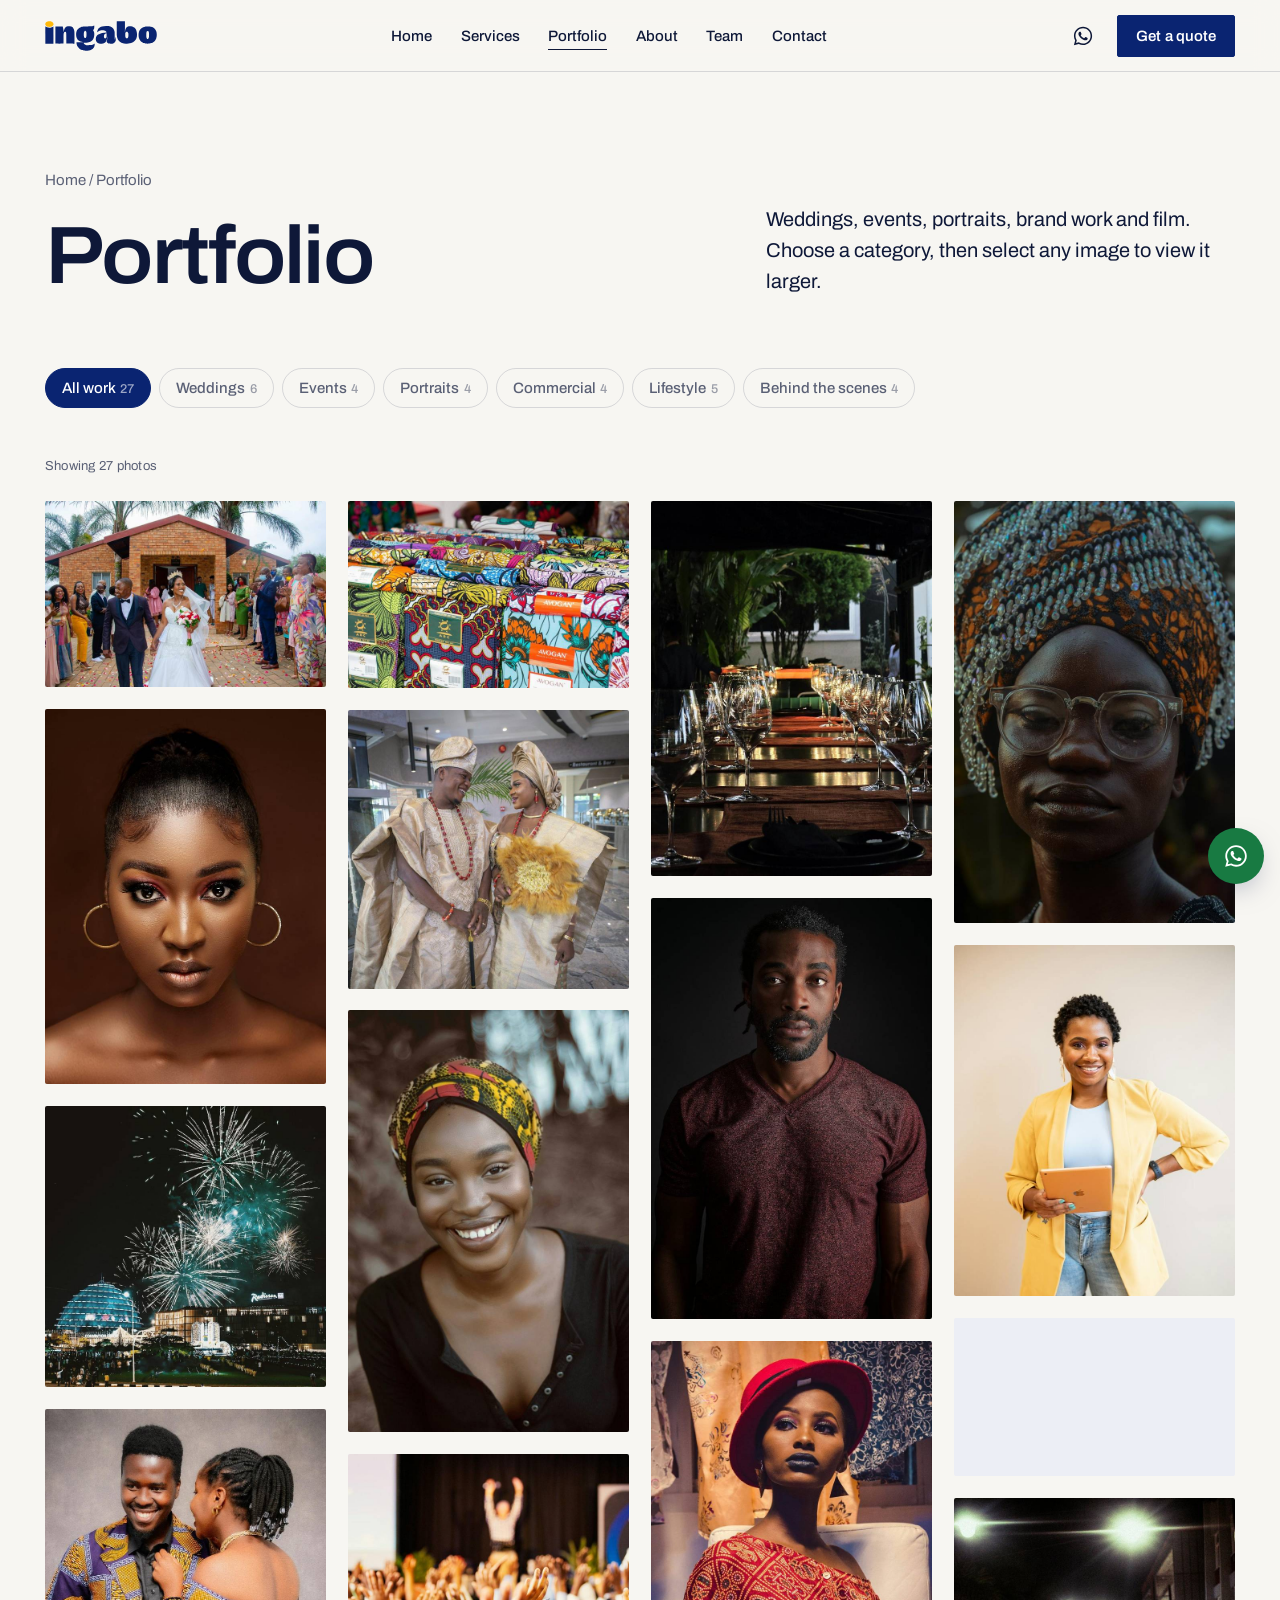
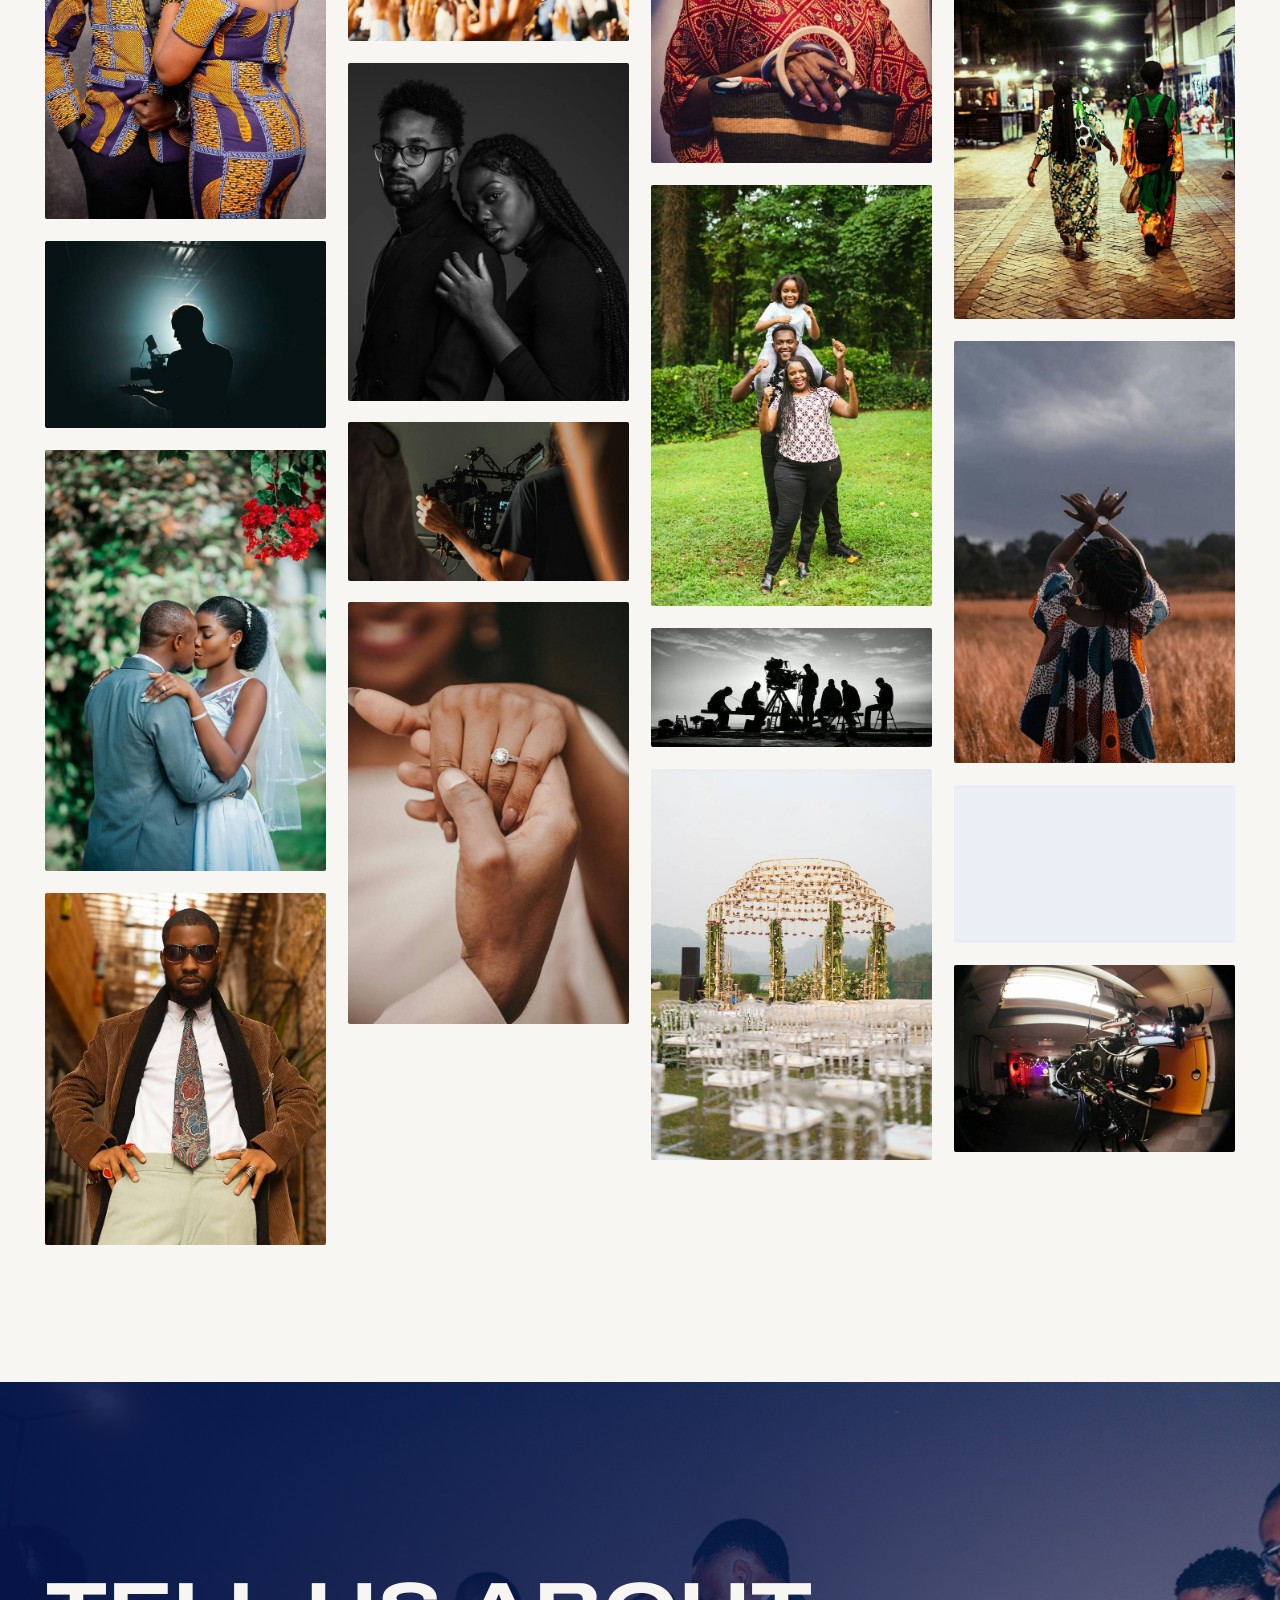
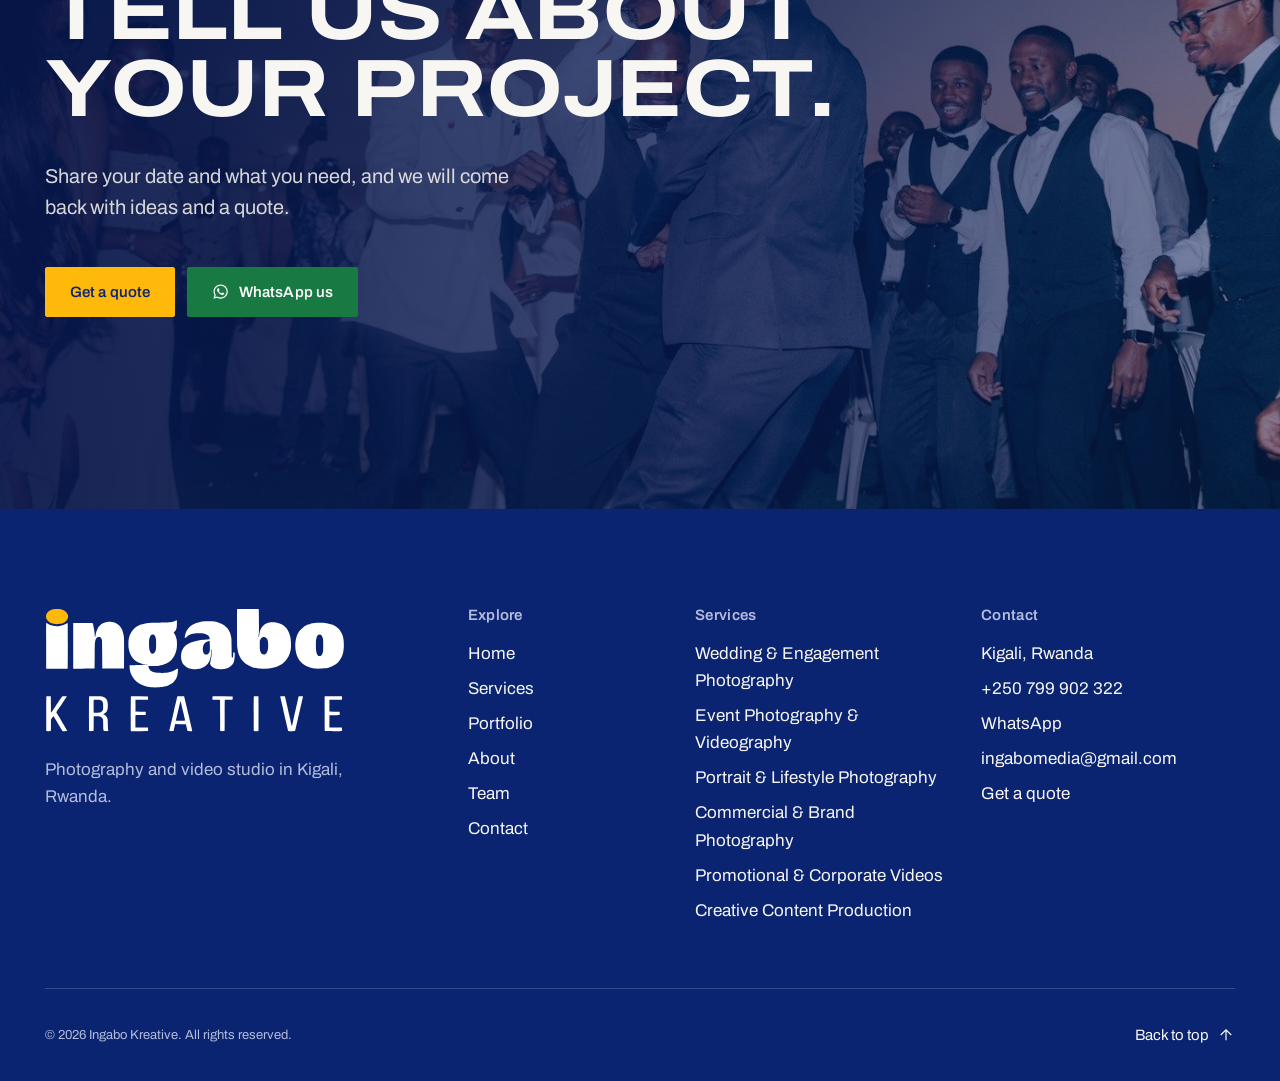
<file: portfolio/index.html>
<!doctype html>
<html lang="en" class="no-js">
<head>
  <meta charset="utf-8">
  <meta name="viewport" content="width=device-width, initial-scale=1, viewport-fit=cover">
  <script>document.documentElement.classList.replace("no-js", "js")</script>
  <title>Portfolio: Weddings, Events &amp; Brand Films | Ingabo Kreative</title>
  <meta name="description" content="Browse wedding, event, portrait, commercial, lifestyle and videography work by Ingabo Kreative, a photography and video production agency in Kigali, Rwanda.">
  <!-- Replace the domain in canonical / og:url / og:image when the site goes live -->
  <link rel="canonical" href="https://www.ingabocreative.com/portfolio/">
  <meta property="og:type" content="website">
  <meta property="og:site_name" content="Ingabo Kreative">
  <meta property="og:title" content="Portfolio: Weddings, Events &amp; Brand Films | Ingabo Kreative">
  <meta property="og:description" content="Browse wedding, event, portrait, commercial, lifestyle and videography work by Ingabo Kreative, a photography and video production agency in Kigali, Rwanda.">
  <meta property="og:url" content="https://www.ingabocreative.com/portfolio/">
  <meta property="og:image" content="https://www.ingabocreative.com/assets/images/portfolio/wedding-01.jpg">
  <meta name="twitter:card" content="summary_large_image">
  <meta name="theme-color" content="#0A2471">
  <link rel="icon" href="../favicon.svg" type="image/svg+xml">
  <link rel="icon" href="../assets/icons/favicon-32.png" sizes="32x32" type="image/png">
  <link rel="apple-touch-icon" href="../assets/icons/apple-touch-icon.png">
  <link rel="manifest" href="../site.webmanifest">
  <link rel="preload" href="../assets/fonts/archivo-var-latin.woff2" as="font" type="font/woff2" crossorigin>
  <link rel="stylesheet" href="../css/style.css">
  <link rel="stylesheet" href="../css/components.css">
</head>
<body>
  <a class="skip-link" href="#main">Skip to content</a>

  <header class="site-header" data-header>
    <div class="container site-header__inner">
      <a class="logo" href="../" aria-label="Ingabo Kreative, home"><svg xmlns="http://www.w3.org/2000/svg" viewBox="105 424 870 233" aria-hidden="true" focusable="false"><path fill="currentColor" fill-rule="evenodd" d="M417.7 654.5C417 654.4 414.7 654.2 412.5 654C406.4 653.4 396 651.1 391.8 649.4C383.2 645.8 379.3 643.8 375 640.7C367.4 635.4 360.7 628 356.9 621C355.2 617.9 352.5 611.4 352 609.2C350.6 603.5 349.5 594.9 349.7 591.2L349.8 589.6L366.8 589.5C376.2 589.4 385.3 589.2 387.2 589C389 588.8 393.3 588.5 396.7 588.3C400.1 588.1 403 587.8 403.1 587.7C403.9 586.9 402.8 586.7 398.9 586.7C386.4 586.6 374.5 582.8 366.2 576C356.1 567.8 349.6 556.2 347.8 543C346.6 534.3 346.4 522 347.3 517.1C347.5 516.1 347.8 514.1 348 512.5C348.6 507.3 351.8 498.7 354.7 494.1C359 487.4 364.5 481.8 370.3 477.9C375.1 474.8 383 471.1 387 470C387.6 469.9 389 469.5 390 469.2C392.8 468.4 401.4 467.1 407.8 466.5C412.4 466.1 416.5 466 428.8 466.2C443.9 466.4 459.5 466 464.3 465.3C465.5 465.2 468.2 464.8 470.3 464.5C476.5 463.6 480.9 462.4 483.3 460.8C485.1 459.7 487.1 459.4 487.6 460.1C488.4 461 487.9 475.9 487 480C485.6 486.8 483.9 490.1 480.5 492.6C479.4 493.5 478.4 494.2 478.2 494.4C478 494.5 478.4 495.3 479.1 496.2C483 501.6 485.5 507.8 487.2 516C487.7 518.3 487.8 520.5 487.8 527.8C487.8 538.1 487.5 540.6 485 550.6C484.5 552.5 482 559 480.8 561.3C477 568.6 470.1 576.5 463.5 580.8C460.3 582.9 453.6 586.3 450.8 587.3C442.3 590.1 433.8 591.7 424.5 592.3C421.4 592.5 417.9 592.7 416.7 592.8C414.6 593 408.5 592.6 405.9 592.1C404.2 591.8 404.1 592.4 405.2 595.7C408.2 604.8 414.5 609.5 426.4 611.4C428.3 611.7 433 611.8 441.8 611.8C452.3 611.8 455.2 611.7 458.7 611.2C466.6 610.1 472.1 608.7 478.7 606.3C480.9 605.4 483.9 603.5 485.6 601.8C487.2 600.1 487.4 600 489 600C490.5 600 490.7 600.1 490.9 600.9C491.2 602.1 490.7 610.7 490.1 614.2C489.1 620.5 486.3 627.7 483.1 632.4C478.9 638.5 471.2 644.7 464.2 647.7C459 649.9 450.8 652.3 446 653C436.5 654.4 423.8 655 417.7 654.5ZM532 601.1C522.6 599.7 515.3 596.3 509.5 590.7C506.2 587.5 504.6 585.3 503.1 582.1C502.5 580.6 501.8 579.3 501.7 579C501.5 578.7 501.2 577.5 500.9 576.4C498 565.1 499.5 551.5 504.7 542.5C507.1 538.3 513 532.3 517.8 529.1C521.2 526.9 527.6 523.9 532.7 522.2C541.6 519.2 554.5 516.7 564.8 516C575.2 515.3 582.5 514.6 582.8 514.2C582.9 514 583 512.9 582.9 511.8C582.4 505.2 575.6 499.8 565 497.6C557 495.9 544.3 496 535 497.9C529.9 498.9 528 499.5 523.9 501.6C520 503.5 517.4 505.5 515.3 508.2C514.4 509.3 513.4 510.4 513.1 510.5C512.2 510.8 510.7 510.7 510.4 510.1C509.6 508.8 513 495.4 515 492.1C515.4 491.4 516 490.3 516.2 489.6C517.3 486.4 522.5 480 526.8 476.6C533.3 471.3 537.5 469.2 547.8 466.1C561.4 462 582.4 460.9 598.2 463.5C604.2 464.5 607.6 465.4 612 467C613.4 467.5 615.1 468.1 615.8 468.3C617.8 468.9 623.5 472.2 626.2 474.2C628.8 476.2 632.9 480.1 634.5 482.2C635.1 482.9 636.3 484.8 637.2 486.3C641.6 493.6 643.5 498.8 645.4 508.3C646.1 512 646.1 513.1 646.3 538C646.5 554.2 646.7 564.3 646.9 565.1C647.4 566.7 648.2 568 648.8 568C649.4 568 650.2 567.1 650.7 565.8C650.9 565.3 651.2 562 651.3 558.5L651.5 552.2L653.7 552.2L655.8 552.2L655.8 560.3C655.8 571.6 654.8 576.8 651.2 583.8C644.9 596.2 630.8 602.7 613.5 601.4C601.9 600.4 594.2 598 589.4 593.8C587.5 592.1 584.5 587.5 584.1 585.8C584 585 584.2 583.5 584.8 581.3C586 577 587.5 567.9 588 563.2C589.2 549.7 589.3 543.5 588.3 543.5C587.9 543.5 587.8 544.5 587.6 549.2C586.9 567.8 582.6 580.8 574.3 589C567.1 596.1 559.3 599.6 547.2 601.3C543.7 601.8 535.6 601.7 532 601.1ZM733.8 600C723.2 599.5 711.8 597.4 704.2 594.3C699.8 592.6 697.1 591.4 695 590.2C693.6 589.4 691.6 588.3 690.5 587.7C687.8 586.2 684.7 583.6 680.8 579.6C670 568.3 664.3 554.3 662.7 534.6C662.3 530 662.2 427.8 662.5 426.9C662.7 426.4 665.8 426.3 694.2 426.3C722 426.3 725.6 426.4 725.8 426.8C725.9 427.1 726 443 726 462.1C726 490.6 725.9 497.5 725.5 500.3C724.9 505 724.9 507.5 725.6 508.1C726.5 508.9 727 507.5 727 504.1C727 496.5 730.2 485.6 734 479.7C736.7 475.7 742 470.8 745.5 468.9C747.5 467.9 752.5 466.3 755.8 465.6C762.6 464.3 774.3 464.9 781.7 466.9C783.4 467.4 785.4 467.9 786 468C790 469 797.2 473.3 801.2 477.1C810.7 486.1 816.4 498.5 818.5 515C820.6 531.7 819.8 543.2 815.8 556C813.9 562 810.6 567.9 805.7 574.3C802.9 578 801.7 579.3 798.5 582C793 586.6 791.4 587.6 783.2 591.6C769.5 598.4 754.5 600.9 733.8 600ZM107.9 599.8C107.8 599.7 107.7 569.7 107.7 533.1C107.7 475.5 107.7 466.7 108.2 466.7C108.4 466.7 108.7 466.8 108.8 467C109.1 467.4 117.2 471.8 119.9 472.9C126.8 475.9 135.6 477.1 143.7 476.4C146 476.1 148.4 475.8 149 475.7C149.6 475.5 151.1 475.1 152.3 474.8C155.3 474.1 161.1 471.6 164.1 470C165.4 469.2 167 468.3 167.7 467.9C168.3 467.6 169.1 467 169.4 466.7C169.8 466.4 170.1 466.3 170.3 466.5C170.6 466.8 170.6 490.3 170.6 533.4L170.5 599.8L139.3 599.9C122.2 600 108 599.9 107.9 599.8ZM185.8 599.6C185.7 599.4 185.7 569.4 185.8 533L185.8 466.8L214.3 466.8L242.8 466.8L243.2 468.2C243.4 468.9 244.4 473.6 245.3 478.5C246.3 483.4 247.4 489.3 247.9 491.5C248.7 495 248.8 496.2 248.8 501.6C248.8 506.1 248.9 507.7 249.3 508.1C250 508.8 250.5 507.7 250.8 505.2C251.6 497.2 254.3 488.3 257.8 482.2C260.7 477.1 265.5 471.8 269.6 469.2C271.8 467.8 278.4 465.4 282 464.7C285.1 464 286.3 464 292.7 464.1C300.7 464.2 303.7 464.8 309.1 466.8C313.4 468.5 314.5 469.1 317.4 471.5C320.8 474.1 322.5 476.2 324.9 480C327.2 483.9 328.2 486.1 329.8 490.8C331.5 496.2 332.1 498.8 333.4 507.7C333.9 511.2 334.2 550.9 334 579.7L333.8 599.8L324.7 599.8C319.6 599.8 305.6 599.8 293.6 599.7C274.8 599.6 271.6 599.5 271.2 599.1C270.7 598.7 270.7 595.4 270.6 575.6C270.6 562.9 270.5 544.9 270.3 535.5C270.1 520 270 518.3 269.4 516.2C268.4 512.8 267.9 511.7 266.4 509.9C262.5 505.6 255.7 507.1 252.6 513.2C251.2 515.8 250.2 519.7 249.5 524.9C249.1 528.3 249 534.2 249 564.2C248.9 590.4 248.8 599.6 248.6 599.7C248.3 599.9 234.2 600 217.1 600C192.5 600 185.9 599.9 185.8 599.6ZM889 599.5C883 598.6 874.6 596.7 871.8 595.5C871.3 595.2 869.8 594.6 868.5 594.1C865.4 593 862 591.2 859.3 589.5C858 588.6 856.9 588 856.8 588C855.9 588 848.8 581.4 845.9 578C842.4 573.7 838.2 566.4 836.2 560.7C830.7 545.2 830.3 522.7 835.3 507.4C836.9 502.6 837.3 501.7 839.2 497.9C842.5 491.5 849 483.7 854.5 479.6C862.1 473.9 873.8 469 882.1 468C883.7 467.8 885.7 467.5 886.6 467.4C893 466.2 911.8 466.1 919.3 467.1C929.8 468.6 932.3 469.2 937.8 471.4C945.5 474.5 951.7 478.4 957 483.7C970.6 497.1 975.3 516.3 972.2 545.2C970.9 556.5 966.6 567.9 960.4 576.2C958.1 579.1 953.5 583.8 950.7 586C948.3 587.8 941.7 592 941.2 592C941.1 592 940.1 592.4 938.9 593C935.6 594.4 935 594.7 931.5 595.8C926.5 597.4 921.7 598.5 915.3 599.4C910.8 600 893.2 600.1 889 599.5ZM904.9 563.3C909.1 561.4 911.3 556.8 912.5 546.8C913 543.5 913.1 539.8 913.1 531.3C913.1 521.6 913 519.6 912.4 515.8C911.2 508.7 910 505.5 907.7 503.1C905.9 501.3 904.8 500.9 902.3 500.9C899 500.9 896.9 502.4 895.1 506.2C893.9 508.6 893.2 510.8 892.5 515.3C891.6 520.4 891.5 542 892.4 547.5C894.2 558.5 897.4 563.6 902.4 563.6C903.3 563.7 904.4 563.5 904.9 563.3ZM576.3 558.3C578 557.5 580.6 554.9 581.6 553C583.6 548.9 583.9 544.7 583.4 529.1C583.2 521.8 583 519.5 582.7 519.4C581.7 518.7 575.2 521.1 571.7 523.5C566.7 526.8 564.5 530.5 563.3 537.5C562.3 543.6 562.8 549.7 564.7 553.3C567.1 558 572.1 560.2 576.3 558.3ZM745.1 557.4C749.1 554.9 751.3 550.2 752.5 541.8C753.3 536.1 753.1 521.9 752.1 518.7C751.3 516 749.1 512.1 747.5 510.7C743.6 507.3 738.8 507.1 734.4 509.9C732.2 511.3 731.7 512.1 729.9 515.6L728.5 518.5L728.5 530.5C728.5 540.7 728.6 542.9 729.1 545.3C730 549.8 731.5 553.5 732.9 555.1C734 556.3 736.3 557.7 737.8 558C740 558.5 743.8 558.2 745.1 557.4ZM420.7 555.3C422.9 554.2 424.8 551.2 425.8 547.2C427 542.8 427.2 539.9 427.2 527.8C427.2 515.4 426.9 512.7 425.5 508.4C424.3 504.8 422 501.8 419.9 501C417.4 500.1 414.1 500.9 411.9 502.9C410.7 504 408.5 508.6 407.8 511.3C405.8 519.4 405.8 535.8 407.7 544.3C408.4 547.2 410.3 551.7 411.6 553.2C414 556.2 417.4 557 420.7 555.3Z"/><path fill="#FFB90B" d="M130.5 469.5C129.2 469.3 127.6 468.9 127 468.6C126.3 468.3 125.2 468 124.5 467.9C123 467.6 118.8 465.6 116.6 464.1C114.2 462.4 111.7 460 110.1 457.8C108.9 456.1 108.4 454.9 107.8 452.6C106.8 448.7 106.8 447.2 107.9 443.4C108.9 439.7 110.5 437.2 113.8 434.4C117.4 431.1 120.8 429.3 126.2 427.6C135.6 424.5 148.7 425.3 156.8 429.4C157.9 429.9 158.9 430.3 159 430.3C159.2 430.3 160.3 431 161.6 431.9C168 436.3 170.9 440.9 171.2 447.5C171.4 450.2 171.3 450.8 170.5 453.1C169.3 456.6 167.9 458.7 165.1 461.4C161.9 464.3 157.7 466.8 153.9 467.9C153 468.2 151.1 468.7 149.8 469.1C147.9 469.6 146.3 469.8 140.2 469.9C135 469.9 132.1 469.8 130.5 469.5Z"/></svg></a>
      <nav class="site-nav" aria-label="Main">
        <ul class="site-nav__list">
          <li><a class="site-nav__link" href="../">Home</a></li>
          <li><a class="site-nav__link" href="../services/">Services</a></li>
          <li><a class="site-nav__link" href="../portfolio/" aria-current="page">Portfolio</a></li>
          <li><a class="site-nav__link" href="../about/">About</a></li>
          <li><a class="site-nav__link" href="../team/">Team</a></li>
          <li><a class="site-nav__link" href="../contact/">Contact</a></li>
        </ul>
      </nav>
      <div class="site-header__actions">
        <a class="icon-btn" href="https://wa.me/250799902322?text=Hello%20Ingabo%20Kreative%2C%20I%27d%20like%20to%20talk%20about%20a%20project." data-wa target="_blank" rel="noopener" aria-label="WhatsApp us (opens WhatsApp)"><svg viewBox="0 0 24 24" aria-hidden="true" focusable="false"><path fill="currentColor" d="M12.04 2C6.58 2 2.13 6.45 2.13 11.91c0 1.75.46 3.45 1.32 4.95L2.05 22l5.25-1.38a9.9 9.9 0 0 0 4.74 1.21c5.46 0 9.91-4.45 9.91-9.91S17.5 2 12.04 2Zm0 18.15c-1.48 0-2.93-.4-4.2-1.15l-.3-.18-3.12.82.83-3.04-.2-.31a8.2 8.2 0 0 1-1.26-4.38c0-4.54 3.7-8.24 8.25-8.24 4.54 0 8.24 3.7 8.24 8.24 0 4.55-3.7 8.24-8.24 8.24Zm4.52-6.16c-.25-.12-1.47-.72-1.69-.81-.23-.08-.39-.12-.56.13-.16.24-.64.8-.78.97-.14.16-.29.18-.54.06-.25-.12-1.05-.39-1.99-1.23-.74-.66-1.23-1.47-1.38-1.72-.14-.25-.01-.38.11-.5.11-.11.25-.29.37-.43.13-.15.17-.25.25-.42.08-.16.04-.31-.02-.43-.06-.12-.56-1.34-.76-1.84-.2-.48-.41-.42-.56-.43h-.48c-.17 0-.43.06-.66.31-.22.25-.86.85-.86 2.07 0 1.22.89 2.4 1.01 2.56.12.17 1.75 2.67 4.23 3.74.59.26 1.05.41 1.41.52.59.19 1.13.16 1.56.1.48-.07 1.47-.6 1.67-1.18.21-.58.21-1.07.15-1.18-.06-.11-.22-.17-.47-.29Z"/></svg></a>
        <a class="btn btn--sm site-header__cta" href="../contact/">Get a quote</a>
        <button type="button" class="menu-toggle" data-menu-toggle aria-expanded="false" aria-controls="mobile-menu">
          <span class="menu-toggle__bars"></span>
          <span class="visually-hidden">Menu</span>
        </button>
      </div>
    </div>
  </header>

  <div class="mobile-menu" id="mobile-menu" data-mobile-menu role="dialog" aria-modal="true" aria-label="Site menu" hidden>
    <div class="mobile-menu__top">
      <a class="logo" href="../" aria-label="Ingabo Kreative, home"><svg xmlns="http://www.w3.org/2000/svg" viewBox="105 424 870 233" aria-hidden="true" focusable="false"><path fill="currentColor" fill-rule="evenodd" d="M417.7 654.5C417 654.4 414.7 654.2 412.5 654C406.4 653.4 396 651.1 391.8 649.4C383.2 645.8 379.3 643.8 375 640.7C367.4 635.4 360.7 628 356.9 621C355.2 617.9 352.5 611.4 352 609.2C350.6 603.5 349.5 594.9 349.7 591.2L349.8 589.6L366.8 589.5C376.2 589.4 385.3 589.2 387.2 589C389 588.8 393.3 588.5 396.7 588.3C400.1 588.1 403 587.8 403.1 587.7C403.9 586.9 402.8 586.7 398.9 586.7C386.4 586.6 374.5 582.8 366.2 576C356.1 567.8 349.6 556.2 347.8 543C346.6 534.3 346.4 522 347.3 517.1C347.5 516.1 347.8 514.1 348 512.5C348.6 507.3 351.8 498.7 354.7 494.1C359 487.4 364.5 481.8 370.3 477.9C375.1 474.8 383 471.1 387 470C387.6 469.9 389 469.5 390 469.2C392.8 468.4 401.4 467.1 407.8 466.5C412.4 466.1 416.5 466 428.8 466.2C443.9 466.4 459.5 466 464.3 465.3C465.5 465.2 468.2 464.8 470.3 464.5C476.5 463.6 480.9 462.4 483.3 460.8C485.1 459.7 487.1 459.4 487.6 460.1C488.4 461 487.9 475.9 487 480C485.6 486.8 483.9 490.1 480.5 492.6C479.4 493.5 478.4 494.2 478.2 494.4C478 494.5 478.4 495.3 479.1 496.2C483 501.6 485.5 507.8 487.2 516C487.7 518.3 487.8 520.5 487.8 527.8C487.8 538.1 487.5 540.6 485 550.6C484.5 552.5 482 559 480.8 561.3C477 568.6 470.1 576.5 463.5 580.8C460.3 582.9 453.6 586.3 450.8 587.3C442.3 590.1 433.8 591.7 424.5 592.3C421.4 592.5 417.9 592.7 416.7 592.8C414.6 593 408.5 592.6 405.9 592.1C404.2 591.8 404.1 592.4 405.2 595.7C408.2 604.8 414.5 609.5 426.4 611.4C428.3 611.7 433 611.8 441.8 611.8C452.3 611.8 455.2 611.7 458.7 611.2C466.6 610.1 472.1 608.7 478.7 606.3C480.9 605.4 483.9 603.5 485.6 601.8C487.2 600.1 487.4 600 489 600C490.5 600 490.7 600.1 490.9 600.9C491.2 602.1 490.7 610.7 490.1 614.2C489.1 620.5 486.3 627.7 483.1 632.4C478.9 638.5 471.2 644.7 464.2 647.7C459 649.9 450.8 652.3 446 653C436.5 654.4 423.8 655 417.7 654.5ZM532 601.1C522.6 599.7 515.3 596.3 509.5 590.7C506.2 587.5 504.6 585.3 503.1 582.1C502.5 580.6 501.8 579.3 501.7 579C501.5 578.7 501.2 577.5 500.9 576.4C498 565.1 499.5 551.5 504.7 542.5C507.1 538.3 513 532.3 517.8 529.1C521.2 526.9 527.6 523.9 532.7 522.2C541.6 519.2 554.5 516.7 564.8 516C575.2 515.3 582.5 514.6 582.8 514.2C582.9 514 583 512.9 582.9 511.8C582.4 505.2 575.6 499.8 565 497.6C557 495.9 544.3 496 535 497.9C529.9 498.9 528 499.5 523.9 501.6C520 503.5 517.4 505.5 515.3 508.2C514.4 509.3 513.4 510.4 513.1 510.5C512.2 510.8 510.7 510.7 510.4 510.1C509.6 508.8 513 495.4 515 492.1C515.4 491.4 516 490.3 516.2 489.6C517.3 486.4 522.5 480 526.8 476.6C533.3 471.3 537.5 469.2 547.8 466.1C561.4 462 582.4 460.9 598.2 463.5C604.2 464.5 607.6 465.4 612 467C613.4 467.5 615.1 468.1 615.8 468.3C617.8 468.9 623.5 472.2 626.2 474.2C628.8 476.2 632.9 480.1 634.5 482.2C635.1 482.9 636.3 484.8 637.2 486.3C641.6 493.6 643.5 498.8 645.4 508.3C646.1 512 646.1 513.1 646.3 538C646.5 554.2 646.7 564.3 646.9 565.1C647.4 566.7 648.2 568 648.8 568C649.4 568 650.2 567.1 650.7 565.8C650.9 565.3 651.2 562 651.3 558.5L651.5 552.2L653.7 552.2L655.8 552.2L655.8 560.3C655.8 571.6 654.8 576.8 651.2 583.8C644.9 596.2 630.8 602.7 613.5 601.4C601.9 600.4 594.2 598 589.4 593.8C587.5 592.1 584.5 587.5 584.1 585.8C584 585 584.2 583.5 584.8 581.3C586 577 587.5 567.9 588 563.2C589.2 549.7 589.3 543.5 588.3 543.5C587.9 543.5 587.8 544.5 587.6 549.2C586.9 567.8 582.6 580.8 574.3 589C567.1 596.1 559.3 599.6 547.2 601.3C543.7 601.8 535.6 601.7 532 601.1ZM733.8 600C723.2 599.5 711.8 597.4 704.2 594.3C699.8 592.6 697.1 591.4 695 590.2C693.6 589.4 691.6 588.3 690.5 587.7C687.8 586.2 684.7 583.6 680.8 579.6C670 568.3 664.3 554.3 662.7 534.6C662.3 530 662.2 427.8 662.5 426.9C662.7 426.4 665.8 426.3 694.2 426.3C722 426.3 725.6 426.4 725.8 426.8C725.9 427.1 726 443 726 462.1C726 490.6 725.9 497.5 725.5 500.3C724.9 505 724.9 507.5 725.6 508.1C726.5 508.9 727 507.5 727 504.1C727 496.5 730.2 485.6 734 479.7C736.7 475.7 742 470.8 745.5 468.9C747.5 467.9 752.5 466.3 755.8 465.6C762.6 464.3 774.3 464.9 781.7 466.9C783.4 467.4 785.4 467.9 786 468C790 469 797.2 473.3 801.2 477.1C810.7 486.1 816.4 498.5 818.5 515C820.6 531.7 819.8 543.2 815.8 556C813.9 562 810.6 567.9 805.7 574.3C802.9 578 801.7 579.3 798.5 582C793 586.6 791.4 587.6 783.2 591.6C769.5 598.4 754.5 600.9 733.8 600ZM107.9 599.8C107.8 599.7 107.7 569.7 107.7 533.1C107.7 475.5 107.7 466.7 108.2 466.7C108.4 466.7 108.7 466.8 108.8 467C109.1 467.4 117.2 471.8 119.9 472.9C126.8 475.9 135.6 477.1 143.7 476.4C146 476.1 148.4 475.8 149 475.7C149.6 475.5 151.1 475.1 152.3 474.8C155.3 474.1 161.1 471.6 164.1 470C165.4 469.2 167 468.3 167.7 467.9C168.3 467.6 169.1 467 169.4 466.7C169.8 466.4 170.1 466.3 170.3 466.5C170.6 466.8 170.6 490.3 170.6 533.4L170.5 599.8L139.3 599.9C122.2 600 108 599.9 107.9 599.8ZM185.8 599.6C185.7 599.4 185.7 569.4 185.8 533L185.8 466.8L214.3 466.8L242.8 466.8L243.2 468.2C243.4 468.9 244.4 473.6 245.3 478.5C246.3 483.4 247.4 489.3 247.9 491.5C248.7 495 248.8 496.2 248.8 501.6C248.8 506.1 248.9 507.7 249.3 508.1C250 508.8 250.5 507.7 250.8 505.2C251.6 497.2 254.3 488.3 257.8 482.2C260.7 477.1 265.5 471.8 269.6 469.2C271.8 467.8 278.4 465.4 282 464.7C285.1 464 286.3 464 292.7 464.1C300.7 464.2 303.7 464.8 309.1 466.8C313.4 468.5 314.5 469.1 317.4 471.5C320.8 474.1 322.5 476.2 324.9 480C327.2 483.9 328.2 486.1 329.8 490.8C331.5 496.2 332.1 498.8 333.4 507.7C333.9 511.2 334.2 550.9 334 579.7L333.8 599.8L324.7 599.8C319.6 599.8 305.6 599.8 293.6 599.7C274.8 599.6 271.6 599.5 271.2 599.1C270.7 598.7 270.7 595.4 270.6 575.6C270.6 562.9 270.5 544.9 270.3 535.5C270.1 520 270 518.3 269.4 516.2C268.4 512.8 267.9 511.7 266.4 509.9C262.5 505.6 255.7 507.1 252.6 513.2C251.2 515.8 250.2 519.7 249.5 524.9C249.1 528.3 249 534.2 249 564.2C248.9 590.4 248.8 599.6 248.6 599.7C248.3 599.9 234.2 600 217.1 600C192.5 600 185.9 599.9 185.8 599.6ZM889 599.5C883 598.6 874.6 596.7 871.8 595.5C871.3 595.2 869.8 594.6 868.5 594.1C865.4 593 862 591.2 859.3 589.5C858 588.6 856.9 588 856.8 588C855.9 588 848.8 581.4 845.9 578C842.4 573.7 838.2 566.4 836.2 560.7C830.7 545.2 830.3 522.7 835.3 507.4C836.9 502.6 837.3 501.7 839.2 497.9C842.5 491.5 849 483.7 854.5 479.6C862.1 473.9 873.8 469 882.1 468C883.7 467.8 885.7 467.5 886.6 467.4C893 466.2 911.8 466.1 919.3 467.1C929.8 468.6 932.3 469.2 937.8 471.4C945.5 474.5 951.7 478.4 957 483.7C970.6 497.1 975.3 516.3 972.2 545.2C970.9 556.5 966.6 567.9 960.4 576.2C958.1 579.1 953.5 583.8 950.7 586C948.3 587.8 941.7 592 941.2 592C941.1 592 940.1 592.4 938.9 593C935.6 594.4 935 594.7 931.5 595.8C926.5 597.4 921.7 598.5 915.3 599.4C910.8 600 893.2 600.1 889 599.5ZM904.9 563.3C909.1 561.4 911.3 556.8 912.5 546.8C913 543.5 913.1 539.8 913.1 531.3C913.1 521.6 913 519.6 912.4 515.8C911.2 508.7 910 505.5 907.7 503.1C905.9 501.3 904.8 500.9 902.3 500.9C899 500.9 896.9 502.4 895.1 506.2C893.9 508.6 893.2 510.8 892.5 515.3C891.6 520.4 891.5 542 892.4 547.5C894.2 558.5 897.4 563.6 902.4 563.6C903.3 563.7 904.4 563.5 904.9 563.3ZM576.3 558.3C578 557.5 580.6 554.9 581.6 553C583.6 548.9 583.9 544.7 583.4 529.1C583.2 521.8 583 519.5 582.7 519.4C581.7 518.7 575.2 521.1 571.7 523.5C566.7 526.8 564.5 530.5 563.3 537.5C562.3 543.6 562.8 549.7 564.7 553.3C567.1 558 572.1 560.2 576.3 558.3ZM745.1 557.4C749.1 554.9 751.3 550.2 752.5 541.8C753.3 536.1 753.1 521.9 752.1 518.7C751.3 516 749.1 512.1 747.5 510.7C743.6 507.3 738.8 507.1 734.4 509.9C732.2 511.3 731.7 512.1 729.9 515.6L728.5 518.5L728.5 530.5C728.5 540.7 728.6 542.9 729.1 545.3C730 549.8 731.5 553.5 732.9 555.1C734 556.3 736.3 557.7 737.8 558C740 558.5 743.8 558.2 745.1 557.4ZM420.7 555.3C422.9 554.2 424.8 551.2 425.8 547.2C427 542.8 427.2 539.9 427.2 527.8C427.2 515.4 426.9 512.7 425.5 508.4C424.3 504.8 422 501.8 419.9 501C417.4 500.1 414.1 500.9 411.9 502.9C410.7 504 408.5 508.6 407.8 511.3C405.8 519.4 405.8 535.8 407.7 544.3C408.4 547.2 410.3 551.7 411.6 553.2C414 556.2 417.4 557 420.7 555.3Z"/><path fill="#FFB90B" d="M130.5 469.5C129.2 469.3 127.6 468.9 127 468.6C126.3 468.3 125.2 468 124.5 467.9C123 467.6 118.8 465.6 116.6 464.1C114.2 462.4 111.7 460 110.1 457.8C108.9 456.1 108.4 454.9 107.8 452.6C106.8 448.7 106.8 447.2 107.9 443.4C108.9 439.7 110.5 437.2 113.8 434.4C117.4 431.1 120.8 429.3 126.2 427.6C135.6 424.5 148.7 425.3 156.8 429.4C157.9 429.9 158.9 430.3 159 430.3C159.2 430.3 160.3 431 161.6 431.9C168 436.3 170.9 440.9 171.2 447.5C171.4 450.2 171.3 450.8 170.5 453.1C169.3 456.6 167.9 458.7 165.1 461.4C161.9 464.3 157.7 466.8 153.9 467.9C153 468.2 151.1 468.7 149.8 469.1C147.9 469.6 146.3 469.8 140.2 469.9C135 469.9 132.1 469.8 130.5 469.5Z"/></svg></a>
      <button type="button" class="icon-btn" data-menu-close aria-label="Close menu"><svg viewBox="0 0 24 24" fill="none" stroke="currentColor" stroke-width="1.6" aria-hidden="true" focusable="false"><path d="M6 6l12 12M18 6L6 18"/></svg></button>
    </div>
    <ul class="mobile-menu__list">
      <li><a class="mobile-menu__link" href="../">Home</a></li>
      <li><a class="mobile-menu__link" href="../services/">Services</a></li>
      <li><a class="mobile-menu__link" href="../portfolio/" aria-current="page">Portfolio</a></li>
      <li><a class="mobile-menu__link" href="../about/">About</a></li>
      <li><a class="mobile-menu__link" href="../team/">Team</a></li>
      <li><a class="mobile-menu__link" href="../contact/">Contact</a></li>
    </ul>
    <div class="mobile-menu__foot">
      <a class="btn btn--accent btn--block" href="../contact/">Get a quote</a>
      <a class="btn btn--whatsapp btn--block" href="https://wa.me/250799902322?text=Hello%20Ingabo%20Kreative%2C%20I%27d%20like%20to%20talk%20about%20a%20project." data-wa target="_blank" rel="noopener"><svg viewBox="0 0 24 24" aria-hidden="true" focusable="false"><path fill="currentColor" d="M12.04 2C6.58 2 2.13 6.45 2.13 11.91c0 1.75.46 3.45 1.32 4.95L2.05 22l5.25-1.38a9.9 9.9 0 0 0 4.74 1.21c5.46 0 9.91-4.45 9.91-9.91S17.5 2 12.04 2Zm0 18.15c-1.48 0-2.93-.4-4.2-1.15l-.3-.18-3.12.82.83-3.04-.2-.31a8.2 8.2 0 0 1-1.26-4.38c0-4.54 3.7-8.24 8.25-8.24 4.54 0 8.24 3.7 8.24 8.24 0 4.55-3.7 8.24-8.24 8.24Zm4.52-6.16c-.25-.12-1.47-.72-1.69-.81-.23-.08-.39-.12-.56.13-.16.24-.64.8-.78.97-.14.16-.29.18-.54.06-.25-.12-1.05-.39-1.99-1.23-.74-.66-1.23-1.47-1.38-1.72-.14-.25-.01-.38.11-.5.11-.11.25-.29.37-.43.13-.15.17-.25.25-.42.08-.16.04-.31-.02-.43-.06-.12-.56-1.34-.76-1.84-.2-.48-.41-.42-.56-.43h-.48c-.17 0-.43.06-.66.31-.22.25-.86.85-.86 2.07 0 1.22.89 2.4 1.01 2.56.12.17 1.75 2.67 4.23 3.74.59.26 1.05.41 1.41.52.59.19 1.13.16 1.56.1.48-.07 1.47-.6 1.67-1.18.21-.58.21-1.07.15-1.18-.06-.11-.22-.17-.47-.29Z"/></svg>WhatsApp us</a>
      <p class="caption"><span data-config-text="location">Kigali, Rwanda</span></p>
    </div>
  </div>

  <main id="main" tabindex="-1">
    <section class="page-hero" aria-labelledby="page-title">
      <div class="container">
        <div class="page-hero__inner">
          <div class="stack" style="--stack: var(--s-5)">
            <p class="page-hero__crumb"><a href="../">Home</a> / Portfolio</p>
            <h1 id="page-title">Portfolio</h1>
          </div>
          <p class="lead">Weddings, events, portraits, brand work and film. Choose a category, then select any image to view it larger.</p>
        </div>
      </div>
    </section>

    <section class="section section--flush-top" aria-label="Projects">
      <div class="container">
        <div class="filters" data-portfolio-filters role="group" aria-label="Filter projects by category"></div>
        <p class="caption filters-status" data-portfolio-status aria-live="polite"></p>
        <ul class="work-grid work-grid--masonry" role="list" data-portfolio="all" data-eager="4"></ul>
        <noscript><p>Turn on JavaScript to browse and filter the portfolio, or <a href="../contact/">contact us</a> to see more of our work.</p></noscript>
      </div>
    </section>

    <section class="final-cta on-dark" aria-labelledby="cta-title">
      <div class="final-cta__bg"><img src="../assets/images/portfolio/wedding-06.jpg" alt="" width="1600" height="900" loading="lazy" decoding="async"></div>
      <div class="container final-cta__inner">
        <h2 class="display display--section" id="cta-title">Tell us about your project.</h2>
        <p class="lead">Share your date and what you need, and we will come back with ideas and a quote.</p>
        <div class="final-cta__actions">
          <a class="btn btn--accent" href="../contact/">Get a quote</a>
          <a class="btn btn--whatsapp" href="https://wa.me/250799902322?text=Hello%20Ingabo%20Kreative%2C%20I%27d%20like%20to%20talk%20about%20a%20project." data-wa target="_blank" rel="noopener"><svg viewBox="0 0 24 24" aria-hidden="true" focusable="false"><path fill="currentColor" d="M12.04 2C6.58 2 2.13 6.45 2.13 11.91c0 1.75.46 3.45 1.32 4.95L2.05 22l5.25-1.38a9.9 9.9 0 0 0 4.74 1.21c5.46 0 9.91-4.45 9.91-9.91S17.5 2 12.04 2Zm0 18.15c-1.48 0-2.93-.4-4.2-1.15l-.3-.18-3.12.82.83-3.04-.2-.31a8.2 8.2 0 0 1-1.26-4.38c0-4.54 3.7-8.24 8.25-8.24 4.54 0 8.24 3.7 8.24 8.24 0 4.55-3.7 8.24-8.24 8.24Zm4.52-6.16c-.25-.12-1.47-.72-1.69-.81-.23-.08-.39-.12-.56.13-.16.24-.64.8-.78.97-.14.16-.29.18-.54.06-.25-.12-1.05-.39-1.99-1.23-.74-.66-1.23-1.47-1.38-1.72-.14-.25-.01-.38.11-.5.11-.11.25-.29.37-.43.13-.15.17-.25.25-.42.08-.16.04-.31-.02-.43-.06-.12-.56-1.34-.76-1.84-.2-.48-.41-.42-.56-.43h-.48c-.17 0-.43.06-.66.31-.22.25-.86.85-.86 2.07 0 1.22.89 2.4 1.01 2.56.12.17 1.75 2.67 4.23 3.74.59.26 1.05.41 1.41.52.59.19 1.13.16 1.56.1.48-.07 1.47-.6 1.67-1.18.21-.58.21-1.07.15-1.18-.06-.11-.22-.17-.47-.29Z"/></svg>WhatsApp us</a>
        </div>
      </div>
    </section>

  </main>

  <footer class="site-footer">
    <div class="container">
      <div class="footer-grid">
        <div class="footer-brand">
          <a class="logo logo--lockup" href="../" aria-label="Ingabo Kreative, home"><svg xmlns="http://www.w3.org/2000/svg" viewBox="181 380 722 299" aria-hidden="true" focusable="false"><path fill="currentColor" fill-rule="evenodd" d="M184.2 676.8C184.1 676.7 184 657.8 184 635C184 602.1 184.1 593.3 184.4 593.1C184.7 593 187.1 592.8 189.8 592.8C194.1 592.8 194.8 592.9 195 593.4C195.2 593.7 195.3 602.3 195.3 613C195.3 630.7 195.4 632 195.9 631.9C196.2 631.9 196.8 631.2 197.3 630.4C197.8 629.7 199.4 627.1 201 624.8C202.6 622.4 205.3 618.4 207 615.8C216.5 601.5 222 593.4 222.4 593.1C222.8 592.8 232.1 592.7 232.9 593C233.2 593 233.3 593.2 233.3 593.4C233.3 593.6 232.1 595.7 230.5 598C229 600.3 226.3 604.3 224.5 607C222.8 609.7 218.8 615.6 215.6 620.2C212.5 624.8 209.6 629.1 209.1 629.9L208.3 631.3L209.2 632.9C209.7 633.8 210.6 635.2 211.2 636.2C211.8 637.1 213.7 640.4 215.5 643.5C220.9 652.8 224.4 658.7 225.5 660.5C226.1 661.4 227 663.1 227.6 664.2C228.1 665.3 229.9 668.5 231.6 671.3C233.3 674.1 234.6 676.6 234.5 676.7C234.4 676.9 231.9 677 229 677C224.2 677 223.6 676.9 223.1 676.4C222.4 675.6 204 645.2 204 644.9C204 644.4 201.7 641 201.4 641C201.2 641 200.2 642.2 199.1 643.6C198.1 645 196.8 646.7 196.3 647.4L195.3 648.6L195.3 662.4C195.3 672.7 195.2 676.3 194.9 676.6C194.5 677 184.6 677.2 184.2 676.8ZM287.2 676.8C286.9 676.4 287 593.4 287.3 593.2C287.5 593.1 293.9 593 301.6 593C314.4 593 315.8 593 318.7 593.6C322.4 594.5 325.5 596.1 327.8 598.4C330.7 601.5 331.9 604.7 332.4 611.2C332.8 616.8 332.3 623.2 331.3 626.1C330 630.1 327.2 633.2 323.5 635C322.7 635.4 321.9 635.9 321.8 636C321.7 636.2 322.7 636.9 324 637.5C328.2 639.7 330.5 642.7 331.9 647.5C332.3 649.1 332.5 651.9 332.6 661.3C332.9 672.5 332.9 673.3 333.6 674.8C334 675.7 334.2 676.5 334.1 676.7C333.9 677.1 324 677.1 323.5 676.7C322.9 676.4 322.1 674.6 321.7 672.7C321.5 671.7 321.3 667.3 321.3 661.8C321.3 653.1 321 648.6 320.3 647.9C320.1 647.7 320 647.3 320 647C320 646.1 316.9 643.2 315.4 642.6C312.4 641.3 311.2 641.2 304.8 641.2L298.5 641.2L298.4 658.8C298.4 672.4 298.2 676.5 297.9 676.7C297.4 677 287.5 677.1 287.2 676.8ZM388 676.4C387.5 675.5 387.7 593.5 388.2 593.1C388.4 593 397.7 592.9 409 593L429.5 593.2L429.5 597.2L429.5 601.2L414.3 601.3L399.2 601.5L399.2 615.7L399.2 629.8L411.1 629.9C419.3 630 423.2 630.1 423.6 630.4C424 630.8 424.2 636.7 423.8 637.8C423.6 638.3 422.2 638.3 411.7 638.3C402.9 638.3 399.7 638.4 399.4 638.7C399.1 639 399 642.8 399 653.4C399 667.6 399 667.6 399.7 668C400.2 668.3 404.5 668.4 414.6 668.3C422.4 668.3 429 668.3 429.3 668.3C429.6 668.3 429.7 669.3 429.6 672.6L429.5 676.8L408.9 676.9C388.8 677 388.4 677 388 676.4ZM481.1 676.7C480.7 676.5 480.7 675.9 481.3 673.5C482.4 668.9 483.2 665.3 483.7 663.3C483.9 662.3 484.3 660.8 484.5 659.8C484.8 658.9 485.4 656.1 486 653.7C486.6 651.2 487.5 647.4 488 645.2C488.5 643 489.2 640.2 489.5 639C489.7 637.8 490.4 635.2 490.8 633.2C491.3 631.1 491.9 628.3 492.2 626.8C492.4 625.4 493.1 622.3 493.7 620C494.2 617.7 494.9 614.9 495.1 613.8C495.4 612.7 496.3 608.8 497.2 605.2C498 601.5 498.9 597.5 499.2 596.4C499.9 593.1 500 593 502.4 593C515.6 592.9 516.1 592.9 516.6 593.5C516.8 593.9 517 594.4 517 594.6C517 594.9 517.5 597 518 599.3C520.2 608.5 521.8 615.1 523.5 622.5C523.8 623.6 524.4 626.4 525 628.7C525.5 631 526.3 634.2 526.6 635.8C527 637.5 527.5 639.4 527.7 640C527.8 640.6 528.2 642.3 528.5 643.7C528.8 645 529.5 648 530 650.2C530.5 652.4 531 654.5 531.1 655C531.2 655.5 531.5 656.7 531.8 657.8C532 658.9 532.5 660.9 532.8 662.2C533.1 663.5 533.6 665.3 533.8 666.3C535.4 673.1 536 676.1 535.9 676.5C535.7 676.9 534.7 677 530.6 677C527.8 677 525.3 676.9 525 676.7C524.8 676.5 524.4 675.5 524.1 674.3C523.9 673.1 523.4 671.3 523.2 670.3C523 669.3 522.5 667.5 522.2 666.2C521.9 664.9 521.5 663 521.2 662L520.8 660.2L507.9 660.1L495 660L494.5 661.8C493.7 664.9 492.3 670.8 491.8 673.6C491.6 675.2 491.1 676.6 490.9 676.7C490.4 677.1 481.6 677.1 481.1 676.7ZM603.5 676.7C603.4 676.5 603.3 659.8 603.3 639.4C603.3 610.9 603.2 602.3 602.9 601.9C602.5 601.4 601.4 601.3 593.7 601.2L584.8 601.2L584.7 597.3C584.7 594.5 584.8 593.4 585.1 593.1C585.3 593 595.6 592.9 609.5 593L633.5 593.2L633.6 596.8C633.7 599.2 633.6 600.6 633.3 600.9C633 601.2 631.2 601.3 624 601.3C617.5 601.3 615 601.4 614.7 601.7C614.4 602 614.3 610.9 614.3 639.4C614.3 673 614.3 676.6 613.8 676.8C613 677.1 603.7 677 603.5 676.7ZM684.9 676.6C684.4 676.3 684.3 674 684.3 634.8C684.3 595.7 684.4 593.3 684.9 593.1C685.7 592.6 695.2 592.8 695.6 593.2C695.9 593.4 696 606.6 695.9 635.2L695.8 676.8L690.7 676.9C687.6 677 685.3 676.9 684.9 676.6ZM767.4 676.6C767.1 676.2 766.9 675 765.5 669.1C765.2 667.9 764.8 666.1 764.5 664.9C762.8 657.7 762.3 655.5 761.7 652.7C761.3 650.9 760.8 649 760.7 648.3C760.5 647.7 759.9 645.2 759.4 642.8C758.8 640.5 757.9 636.5 757.4 634.2C756.8 631.8 756.2 628.9 756 627.6C755.8 626.5 755.3 624 754.9 622.1C754 618.4 752.6 612.8 750.6 604.2C748.8 596 748.7 595.7 748.5 594.3L748.2 593L753.2 592.9C759.4 592.8 759.6 592.9 759.8 594C760 595 760.7 598.2 761.5 601.3C761.8 602.5 762.4 605.5 763 608C763.6 610.5 764.3 613.4 764.5 614.6C764.8 615.7 765.2 617.6 765.5 618.8C765.7 619.9 766.2 621.8 766.5 623C766.7 624.2 767.2 626.2 767.5 627.5C767.8 628.8 768.5 631.8 769 634.2C769.6 636.5 770.2 639.2 770.4 640C770.5 640.8 771.1 643.4 771.7 645.7C772.2 648 773.2 652.2 773.8 655.2C775.5 662.8 775.9 663.8 776.4 663.8C776.6 663.8 777 663.1 777.2 662C777.4 661 778 658.1 778.6 655.5C779.2 652.9 779.9 649.6 780.2 648.2C780.6 645.8 781.4 642.2 783.2 634.5C783.4 633.4 783.9 631.5 784.2 630.2C784.5 628.9 784.9 626.9 785.2 625.7C785.5 624.5 785.9 622.5 786.2 621.2C786.9 618.1 787.1 617.1 788 613.3C788.4 611.6 788.9 609.3 789.1 608.2C789.4 607.1 790.1 604.1 790.6 601.7C791.2 599.2 791.8 596.3 792 595.3C792.2 594.3 792.5 593.4 792.7 593.2C792.9 593 800.4 592.8 802.8 593C803.2 593 802.9 595.3 801.7 600.2C801.1 602.6 800.5 605.2 800.3 606C800.1 606.8 799.5 609.7 798.9 612.3C798.2 615 797.3 618.9 796.9 621C796.4 623.1 795.7 626.1 795.3 627.7C795 629.2 794.5 631.2 794.3 632.2C793.9 634.2 793.1 637.6 792.5 640C792.2 641 791.8 643 791.5 644.3C791.2 645.7 790.8 647.7 790.5 648.8C789.5 653 788.7 656.6 787.8 660.3C787.4 662.4 786.8 665 786.5 666C786.3 667 785.8 669 785.5 670.5C785.2 672 784.7 674 784.4 675L783.8 676.8L775.8 676.9C769.6 677 767.7 676.9 767.4 676.6ZM855.8 676.7C855.5 676.5 855.3 666.9 855.3 634.9C855.2 612.1 855.3 593.3 855.4 593.2C855.6 592.9 896.6 592.9 897 593.2C897.5 593.5 897.4 600.5 896.9 601C896.6 601.2 891.9 601.4 881.6 601.4L866.8 601.5L866.8 615.7L866.8 629.8L878.8 630C885.4 630.1 891 630.3 891.2 630.4C891.9 630.8 891.8 637.5 891.2 638C890.9 638.2 887 638.4 878.8 638.4L866.8 638.5L866.8 653.1C866.7 664.6 866.8 667.9 867.1 668C867.3 668.2 874.1 668.3 882.1 668.3C890.1 668.3 896.9 668.4 897 668.5C897.5 668.8 897.4 676.1 896.9 676.6C896.6 676.9 891.6 677 876.4 677C865.2 677 856 676.9 855.8 676.7ZM518.6 651.5C518.9 651.2 518.9 650.6 518.6 649.3C518.1 647.5 516.8 642 515.1 634.5C514.2 630.4 511.7 619.9 510.2 613.7C509.7 611.7 509.1 609.2 508.9 608.1C508.6 606.9 508.3 605.8 508.1 605.6C507.6 605.1 507 605.5 507 606.4C507 606.9 506.3 610.1 504.3 618.2C503.5 621.7 502.3 626.8 501.7 629.7C501.3 631.4 500.8 633.7 500.5 634.7C500 636.8 499.3 639.5 498.3 643.8C498 645.5 497.5 647.3 497.4 647.8C496.9 649.5 496.6 651.3 496.8 651.7C497 651.9 501.1 652 507.6 652C516.4 652 518.3 651.9 518.6 651.5ZM312.9 631.9C317.2 630.7 319.5 628.8 320.5 625.7C321.1 624.1 321.2 622.8 321.2 616.5C321.2 610 321.1 609 320.5 607.7C319.1 604.4 317 602.6 313.4 601.8C310.9 601.2 299.3 601.2 298.7 601.7C298.4 602 298.3 605.9 298.3 617C298.3 630.9 298.4 632 298.9 632.3C299.7 632.9 310.6 632.5 312.9 631.9ZM436.8 571.2C425.4 569.9 413.8 565.9 406.3 560.7C398.4 555.2 392.8 548.7 389.3 540.8C387.3 536.5 387 535.7 387 535C387 534.6 386.9 534 386.7 533.7C385.9 532.2 385 526.1 385 522L385 517.8L396.6 517.8C408 517.8 422.2 517.1 425.2 516.3C425.9 516.2 427 516 427.6 516C428.2 516 428.7 515.9 428.7 515.8C428.7 515.6 427.3 515.5 425.6 515.5C417.8 515.4 411.2 513.8 404.8 510.6C400.6 508.6 397.8 506.4 394.5 502.9C387.9 496 384.7 488.7 382.6 476.7C382 473.4 382 460.7 382.6 457.2C383.6 450.9 384.7 447.3 386.8 442.8C389 438.2 391.6 434.3 395.1 430.8C399.6 426.1 406.9 421.5 412.1 420C413.2 419.7 415.7 418.9 417.6 418.4C426 415.9 432.7 415.3 453.3 415.4C472.5 415.5 481.7 414.9 489.2 413.3C491.8 412.7 495.3 411.3 496.4 410.4C496.7 410.2 497.4 410 498.1 410.1L499.2 410.2L499.1 417.2C499.1 422.8 498.9 424.8 498.4 427.4C497.4 431.8 495.8 435 493.2 437.4L491.2 439.3L493.1 442.2C495.8 446.6 497.3 450.4 498.6 456.3C499.4 460.3 499.4 473 498.6 477.8C497.3 484.7 496.1 488.5 493.2 494.3C489.4 502.2 483.3 508.4 475 513.1C472.2 514.6 465.3 517 460.2 518.2C453.6 519.7 449.7 520.1 439.9 520.1C434.6 520.2 430.2 520.3 430.2 520.4C429.9 520.7 432.1 526.5 433 527.8C435.1 530.9 438.1 533 441.9 534.3C445.5 535.5 448.5 536 455.3 536.4C461.2 536.7 463.2 536.7 469.2 536.2C473 535.9 476.9 535.5 477.8 535.3C478.8 535.1 480.6 534.7 481.8 534.5C489.4 532.9 494.2 530.9 497.2 527.9C498.7 526.5 499 526.3 500.2 526.4L501.5 526.5L501.6 529.3C501.8 533.9 500.6 541.9 499.4 545C499.2 545.5 498.7 546.6 498.3 547.6C497 550.9 493.6 556 490.8 558.8C486.4 563.1 477.6 567.4 468.7 569.5C464.3 570.5 462.6 570.7 457.4 571.2C451.2 571.7 441.9 571.7 436.8 571.2ZM539 527.8C535.3 527.4 529 526 527.7 525.3C527.4 525.2 526.5 524.8 525.7 524.5C521.8 522.9 518.5 520.4 515.6 516.9C513.2 514.1 512.6 513.2 511.2 509.7C507.6 501 508.4 487.5 513 479.5C516.3 473.7 519.7 470.2 525.5 466.9C535.1 461.6 544.7 458.9 563.1 456.7C564.7 456.5 568.5 456.2 571.6 456C574.6 455.8 577.4 455.6 577.6 455.5C578.4 455.2 578.1 451.9 577 449.7C575.1 445.9 571.4 443.7 563.9 441.7C560.7 440.9 560.1 440.9 552 440.9C542.6 440.9 539.5 441.2 532.9 443.3C528.3 444.7 526.6 445.8 523.2 449.1C520.7 451.6 520.1 452 519.2 452C518.5 452 518 451.9 517.9 451.7C517.3 450.8 519.7 441.1 521.4 437.3C524.1 431.5 528 426.7 533.1 422.8C535.5 420.9 542.6 417.3 546.2 416.2C555.1 413.2 563.2 412.2 575.7 412.2C587 412.2 593.7 413.1 601.6 415.9C610.3 418.8 616.8 423.3 621.5 429.7C626 435.7 628.5 441.9 630.1 451C630.7 454.5 630.8 456.8 631 476.2C631.2 499.2 631.2 499.4 632.9 499.6C634.2 499.8 634.6 498.2 634.8 492.3L634.9 487.2L636.7 487.2L638.5 487.2L638.6 491C638.7 496 638.1 502.7 637.3 505.7C636.9 507.1 636.4 509 636.1 510C635.4 512.7 633.3 516 630.6 518.8C625.8 523.6 620.9 526 613 527.3C607 528.3 595.6 527.1 590 525C585.7 523.4 581.6 520 579.9 516.6C578.8 514.5 578.8 514.3 580.1 508.7C581.9 500.8 582.9 493.4 583.2 486.4C583.3 482.5 583.2 480.7 582.9 480.2L582.5 479.5L582.3 480.3C582.2 480.8 582 482.5 582 484.2C582 487.7 581.6 491.3 580.9 495.5C580 500.2 579.8 501.3 578.6 504.5C576.5 510.4 574.4 513.9 570.5 517.7C564.7 523.3 559.6 525.6 549.9 527.3C547.7 527.7 540.8 528 539 527.8ZM208.3 526.3L183.8 526.2L183.8 471.2C183.7 439 183.8 416.1 184 415.9C184.1 415.7 185.3 416.3 186.8 417.4C194.6 422.6 207.3 425.2 216.7 423.5C222.6 422.4 229 420 232.8 417.4C234.2 416.5 235.6 415.8 235.7 415.9C236.2 416.1 236.1 525.9 235.7 526.2C235.1 526.5 234.3 526.5 208.3 526.3ZM250.1 526.4L249 526.3L249 471.1L249 416L272.6 416.1C293.1 416.2 296.1 416.2 296.3 416.7C296.5 416.9 296.9 418.6 297.2 420.3C297.5 422.1 298.1 425.3 298.6 427.5C300.1 435.3 300.8 440.1 300.9 445.1C301 449.1 301.1 450 301.5 450C301.8 450 302.1 449.7 302.1 449.2C302.2 448.8 302.6 446.8 303 444.7C304.7 436.1 308.2 427.8 312 423.6C315.1 420.1 316.5 419 320.9 416.8C324.8 414.9 326.4 414.4 331 413.8C335.8 413.2 337.6 413.2 342.2 413.8C346.9 414.5 350.3 415.4 353.4 417.1C362.2 421.5 367.4 429.5 370 442.4C371.9 451.5 371.8 450.9 371.7 489.8C371.7 509.6 371.6 525.9 371.5 526C371.3 526.2 319.5 526 319.3 525.7C319.1 525.6 319 510.6 318.9 492.5C318.8 464 318.7 459.2 318.3 457.5C317.5 454.4 316.5 452.6 315 451.2C313.7 449.9 313.6 449.8 311.2 449.8C309.2 449.9 308.6 450 307.4 450.8C304.9 452.4 303.2 455.5 302 460.5C301.3 463.4 301.2 464.8 300.9 494.7C300.7 511.8 300.5 526 300.4 526.1C300.1 526.3 252.4 526.6 250.1 526.4ZM699.3 526.1C696.6 525.9 693.5 525.6 692.4 525.4C686.8 524.3 685 523.8 679.8 522.1C675.2 520.6 667.2 516.4 663.6 513.5C659.2 510.1 654.3 504.1 651.5 498.9C647.3 491 645.2 483.2 644.3 471.7C644 467.2 643.9 383.7 644.2 382.9C644.4 382.4 647 382.3 670.2 382.3C692.1 382.3 696 382.4 696.3 382.8C696.9 383.5 697.2 437.6 696.7 441C696 444.6 695.9 449.7 696.3 450.1C696.8 450.6 697.3 449.8 697.3 448.4C697.3 446.7 698 441.9 698.5 439C700.1 431.2 705.1 422.9 710.3 419.6C714.5 416.8 717.6 415.6 722.7 414.8C729.5 413.7 739.9 414.7 746.6 417.2C751.1 418.8 754.6 420.6 757.1 422.7C764.7 428.8 769.6 437.2 772.3 448.8C774.6 458.8 775 474.5 773 483.3C771 492.8 766.9 501 761.1 507.3C758.3 510.4 753.4 514.7 751.7 515.5C751.1 515.9 749.5 516.8 748.2 517.5C735 525 718.9 527.9 699.3 526.1ZM832.3 526C826 525.4 818 523.1 812.2 520.3C796.8 512.9 787.9 500 785.2 481.2C785.1 480.4 784.9 477.6 784.7 474.9C784 465.4 785.5 454.6 788.4 446.8C789.5 443.8 792.9 437.8 794.9 435.1C797.1 432.2 801.3 428.2 804.6 425.7C806.9 424 814.3 420 815.2 420C815.5 420 817.1 419.6 818.8 419C823.8 417.3 829.1 416.4 836.3 415.8C847.5 414.9 859.2 415.9 867.8 418.5C870 419.2 872.4 419.9 873.1 420C874.8 420.5 881.3 424 884 426C886.8 428.1 890.1 431.4 892.7 434.8C895.8 438.9 899.3 446.6 899.8 450.5C900 451.4 900.3 453.1 900.5 454.2C901.8 460.1 902 475.7 900.8 481.8C900.6 483.3 900.2 485.5 900 486.8C899.6 489.2 898.1 494 896.8 496.9C896.4 497.9 896 498.7 896 498.9C896 499.4 892.2 505.4 890.4 507.7C888.2 510.5 883.8 514.7 882 515.8C881.3 516.2 879.4 517.3 877.8 518.2C876.2 519.2 874.9 520 874.8 520C874.8 520 873.8 520.4 872.6 521C871.5 521.5 869.7 522.2 868.7 522.5C867.7 522.8 866.5 523.2 866.1 523.4C864.9 523.8 859.8 525 856.3 525.5C852.8 526.1 836.7 526.5 832.3 526ZM846.2 495.2C848.7 493.8 850.2 490.7 851.4 485C852 481.9 852 457.6 851.4 455C849.5 447.1 847.2 444 843.1 444C838.7 444 836 448.3 834.6 457.5C834 461.9 834 477.7 834.8 482.5C835.7 488.6 836.4 490.9 838.5 493.7C840.3 496 843.5 496.7 846.2 495.2ZM572.3 492C574.8 491.3 577.3 487.7 578.2 483.6C578.6 481.6 578.7 479.5 578.5 471.2C578.4 465.7 578.2 460.8 578.1 460.4C578 459.6 577.9 459.6 576.6 459.8C574.7 460.1 570.6 461.8 568.4 463.3C566.1 464.8 564.6 466.7 563.4 469.5C562 472.8 561.6 475.2 561.6 479.7C561.6 483.8 562.2 486.4 563.8 489C564.7 490.4 566.5 491.9 567.7 492.1C569.2 492.4 571.2 492.3 572.3 492ZM713.3 490.7C715.7 488.8 717 486.3 718.3 480.8C718.5 479.9 718.9 476.8 719 474C719.6 462.5 718.6 456.7 715.2 453.1C711 448.5 705 449.2 701 454.7C699 457.4 698.8 458.2 698.9 469.2C698.9 477.6 699 479.6 699.5 481.8C701.1 489 704.3 492.1 709.5 491.9C711.6 491.8 712.1 491.6 713.3 490.7ZM442.6 490C445 489.1 447 486 448.1 481.4C449.1 477.3 449.3 461.1 448.5 455.5C447.7 449.9 446.6 447.3 444.4 445.2C443.1 444.1 442.9 444 440.9 444C437.5 444 435.6 445.7 433.9 450.3C432 455.2 431.9 456.8 431.9 466.7C431.9 476.4 432.3 479.5 434 484C435.7 488.6 439.4 491.2 442.6 490Z"/><path fill="#FFB90B" d="M205.3 418.7C197.5 417.4 191.8 414.8 187.9 410.6C183.1 405.6 182.1 399.8 185.1 394.1C186.1 392.1 188.7 389.1 191 387.4C192.5 386.2 196.1 384.4 198.3 383.8C202.7 382.4 204.3 382.2 210.5 382.2C215.7 382.2 216.9 382.3 219.2 382.9C220.6 383.4 222.3 383.8 222.8 384C224.3 384.4 227.5 386.2 229.7 387.9C237.4 393.7 238.9 402.2 233.5 409.3C232.1 411.2 227.6 414.8 225.7 415.6C225 415.8 224.1 416.2 223.5 416.5C221.5 417.3 220.5 417.6 217.8 418.2C214.6 418.8 207.9 419.1 205.3 418.7Z"/></svg></a>
          <p>Photography and video studio in Kigali, Rwanda.</p>
          <!-- build:socials (generated from js/config.js by scripts/build.js) -->
          <!-- /build:socials -->
        </div>
        <nav class="footer-col" aria-label="Footer">
          <h2>Explore</h2>
          <ul role="list">
            <li><a href="../">Home</a></li>
            <li><a href="../services/">Services</a></li>
            <li><a href="../portfolio/">Portfolio</a></li>
            <li><a href="../about/">About</a></li>
            <li><a href="../team/">Team</a></li>
            <li><a href="../contact/">Contact</a></li>
          </ul>
        </nav>
        <div class="footer-col">
          <h2>Services</h2>
          <ul role="list">
            <li><a href="../services/#weddings">Wedding &amp; Engagement Photography</a></li>
            <li><a href="../services/#events">Event Photography &amp; Videography</a></li>
            <li><a href="../services/#portraits">Portrait &amp; Lifestyle Photography</a></li>
            <li><a href="../services/#commercial">Commercial &amp; Brand Photography</a></li>
            <li><a href="../services/#corporate-video">Promotional &amp; Corporate Videos</a></li>
            <li><a href="../services/#content">Creative Content Production</a></li>
          </ul>
        </div>
        <div class="footer-col">
          <h2>Contact</h2>
          <address>
            <span data-config-text="location">Kigali, Rwanda</span>
            <a href="tel:+250799902322" data-config-tel><span data-config-text="phoneDisplay">+250 799 902 322</span></a>
            <a href="https://wa.me/250799902322?text=Hello%20Ingabo%20Kreative%2C%20I%27d%20like%20to%20talk%20about%20a%20project." data-wa target="_blank" rel="noopener">WhatsApp</a>
            <a href="mailto:ingabomedia@gmail.com" data-config-email>ingabomedia@gmail.com</a>
            <a href="../contact/">Get a quote</a>
          </address>
        </div>
      </div>
      <div class="footer-bottom">
        <p>&copy; <span data-year>2026</span> Ingabo Kreative. All rights reserved.</p>
        <button type="button" class="to-top" data-to-top>Back to top <svg viewBox="0 0 24 24" fill="none" stroke="currentColor" stroke-width="1.6" aria-hidden="true" focusable="false"><path d="M12 19V5M5 12l7-7 7 7"/></svg></button>
      </div>
    </div>
  </footer>

  <aside class="floating" aria-label="Quick contact">
    <a class="fab fab--whatsapp" href="https://wa.me/250799902322?text=Hello%20Ingabo%20Kreative%2C%20I%27d%20like%20to%20talk%20about%20a%20project." data-wa target="_blank" rel="noopener" aria-label="WhatsApp us (opens WhatsApp)"><svg viewBox="0 0 24 24" aria-hidden="true" focusable="false"><path fill="currentColor" d="M12.04 2C6.58 2 2.13 6.45 2.13 11.91c0 1.75.46 3.45 1.32 4.95L2.05 22l5.25-1.38a9.9 9.9 0 0 0 4.74 1.21c5.46 0 9.91-4.45 9.91-9.91S17.5 2 12.04 2Zm0 18.15c-1.48 0-2.93-.4-4.2-1.15l-.3-.18-3.12.82.83-3.04-.2-.31a8.2 8.2 0 0 1-1.26-4.38c0-4.54 3.7-8.24 8.25-8.24 4.54 0 8.24 3.7 8.24 8.24 0 4.55-3.7 8.24-8.24 8.24Zm4.52-6.16c-.25-.12-1.47-.72-1.69-.81-.23-.08-.39-.12-.56.13-.16.24-.64.8-.78.97-.14.16-.29.18-.54.06-.25-.12-1.05-.39-1.99-1.23-.74-.66-1.23-1.47-1.38-1.72-.14-.25-.01-.38.11-.5.11-.11.25-.29.37-.43.13-.15.17-.25.25-.42.08-.16.04-.31-.02-.43-.06-.12-.56-1.34-.76-1.84-.2-.48-.41-.42-.56-.43h-.48c-.17 0-.43.06-.66.31-.22.25-.86.85-.86 2.07 0 1.22.89 2.4 1.01 2.56.12.17 1.75 2.67 4.23 3.74.59.26 1.05.41 1.41.52.59.19 1.13.16 1.56.1.48-.07 1.47-.6 1.67-1.18.21-.58.21-1.07.15-1.18-.06-.11-.22-.17-.47-.29Z"/></svg><span class="fab__label" aria-hidden="true">WhatsApp us</span></a>
  </aside>

  <script src="../js/config.js" defer></script>
  <script src="../js/data.js" defer></script>
  <script src="../js/main.js" defer></script>
  <script src="../js/navigation.js" defer></script>
  <script src="../js/lightbox.js" defer></script>
  <script src="../js/portfolio.js" defer></script>
</body>
</html>
</file>
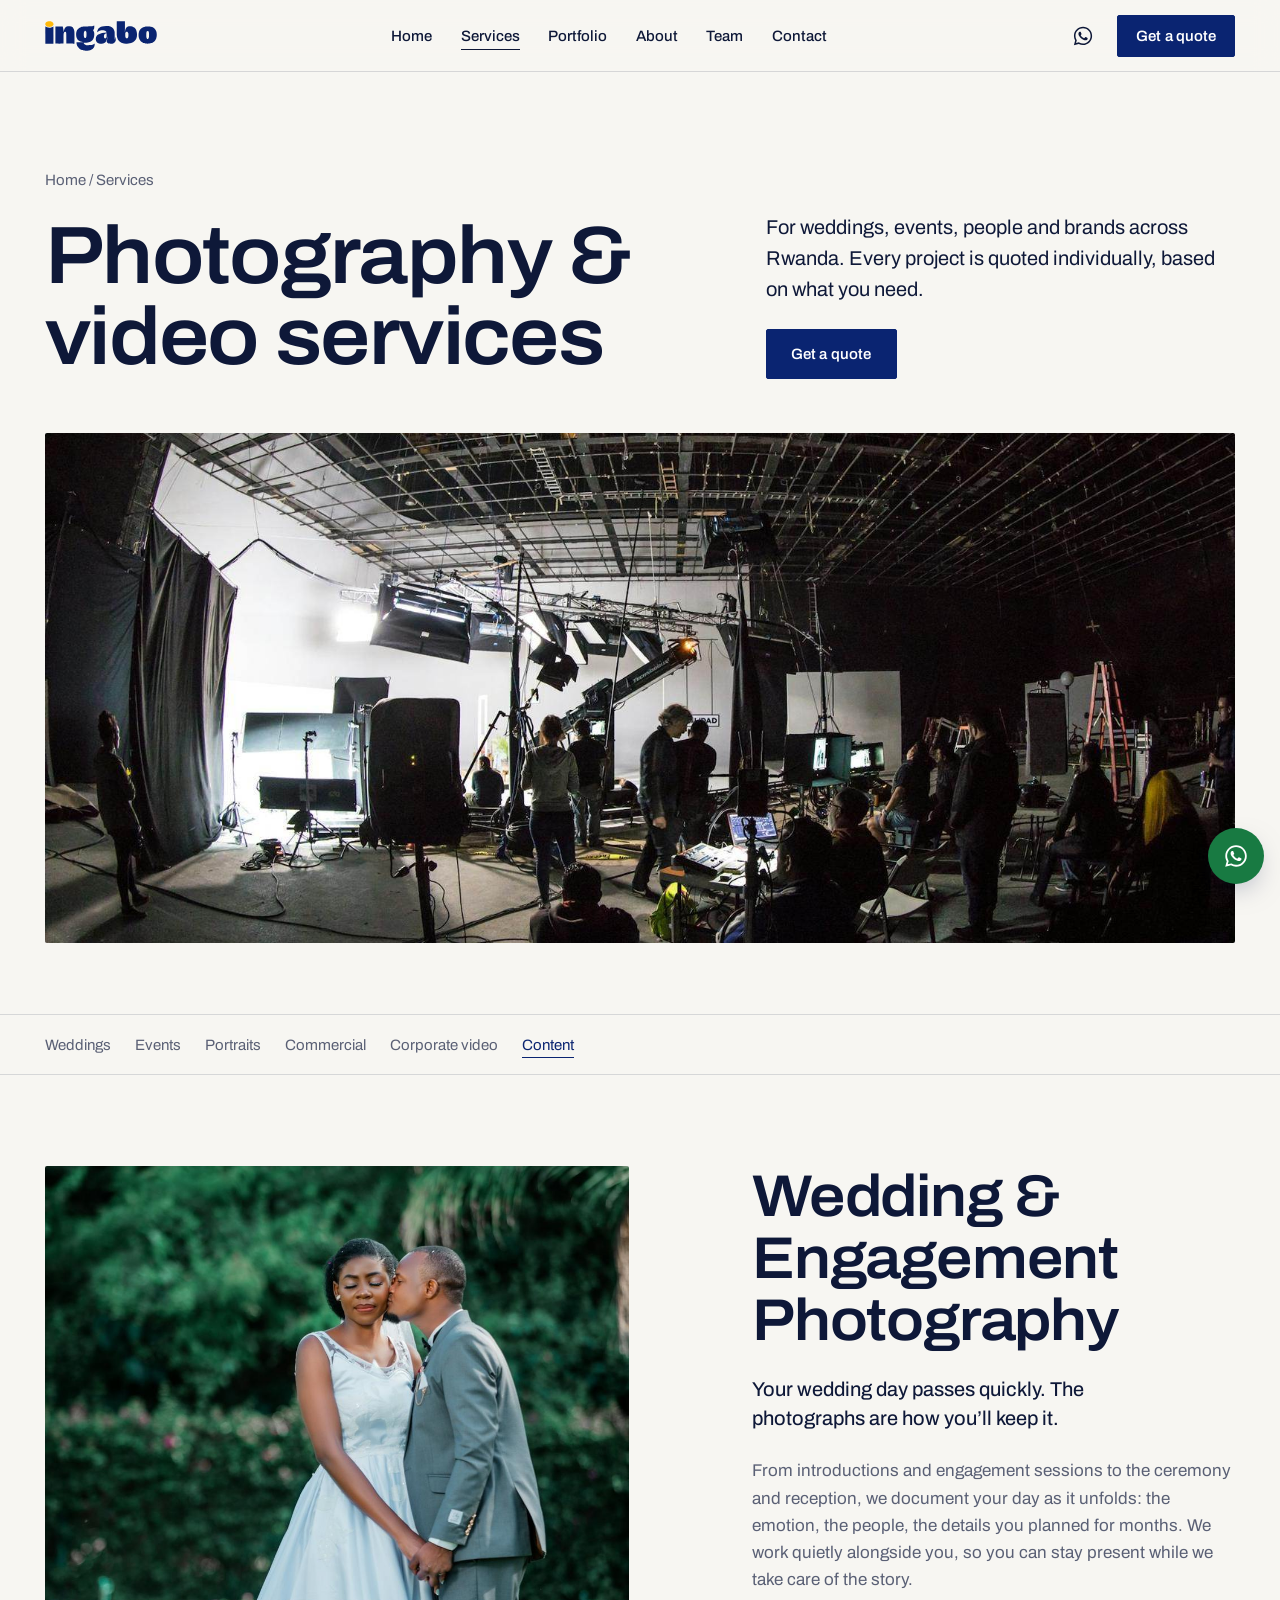
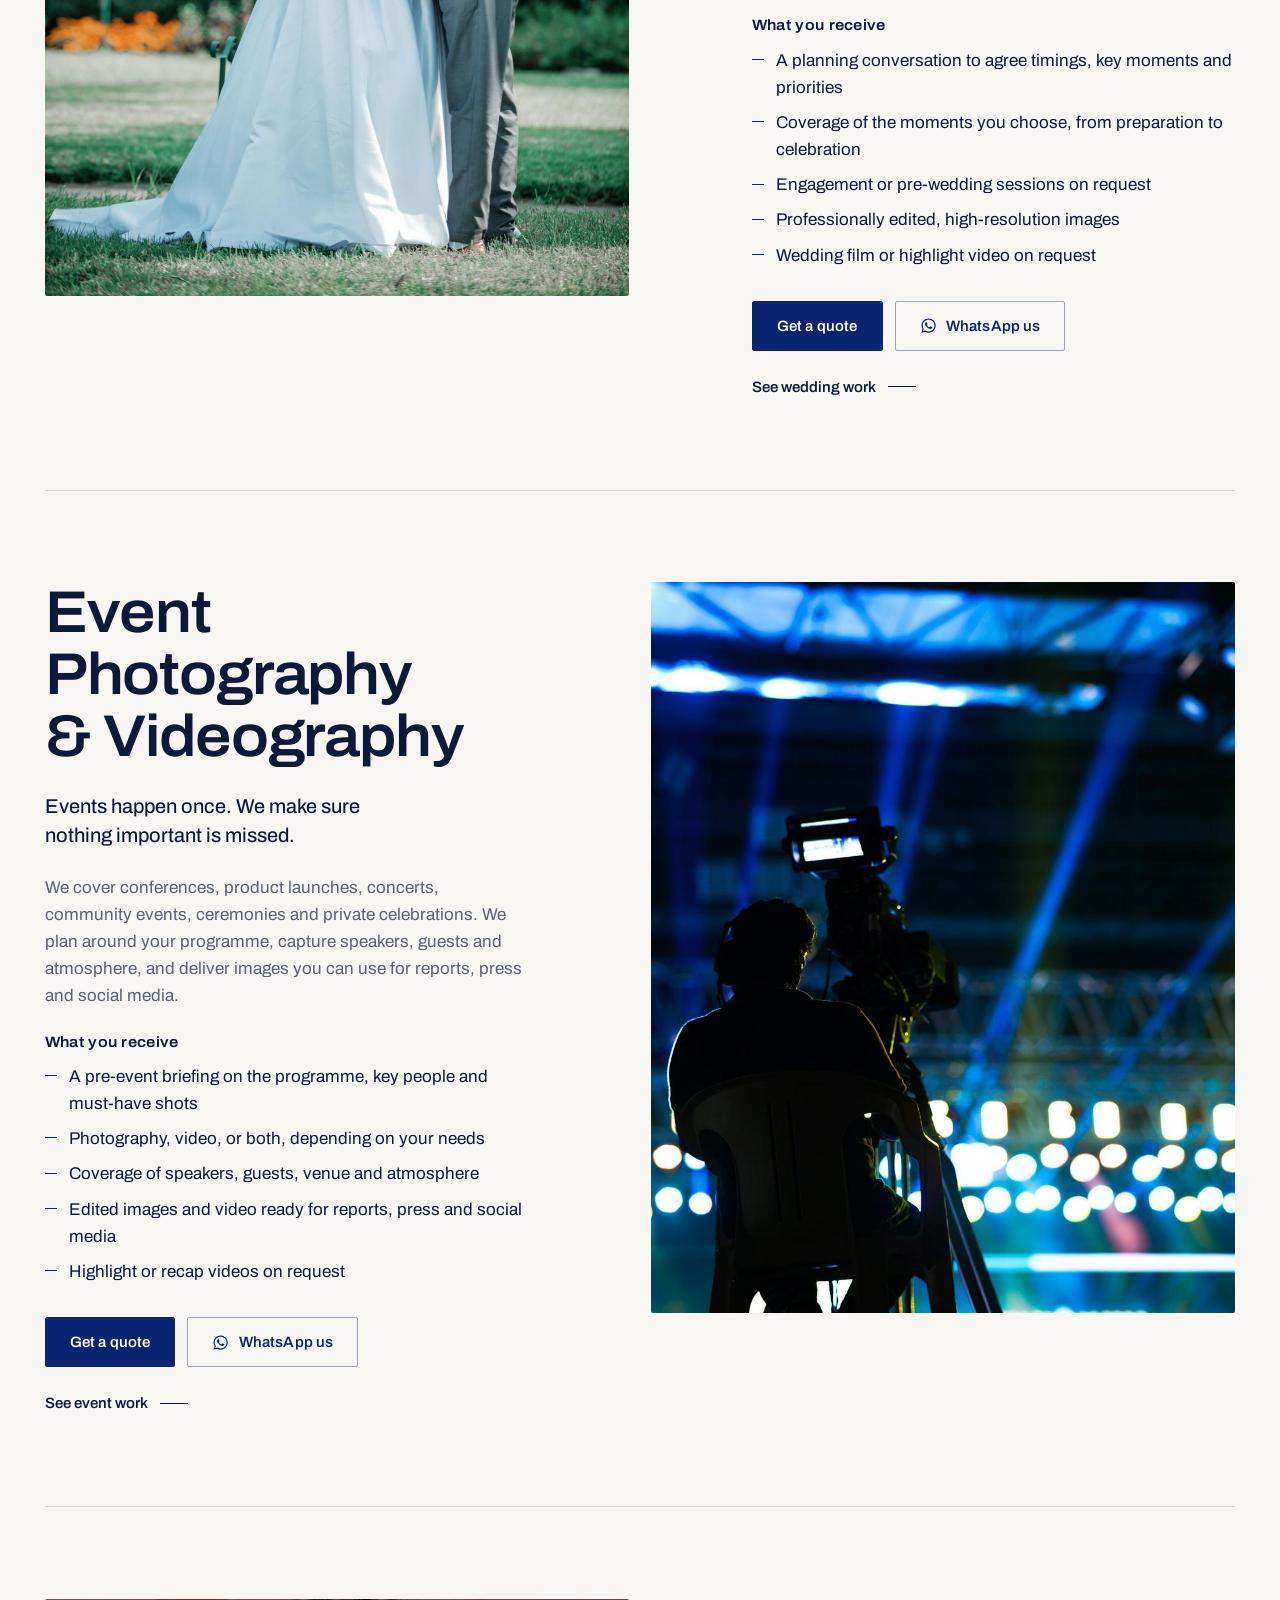
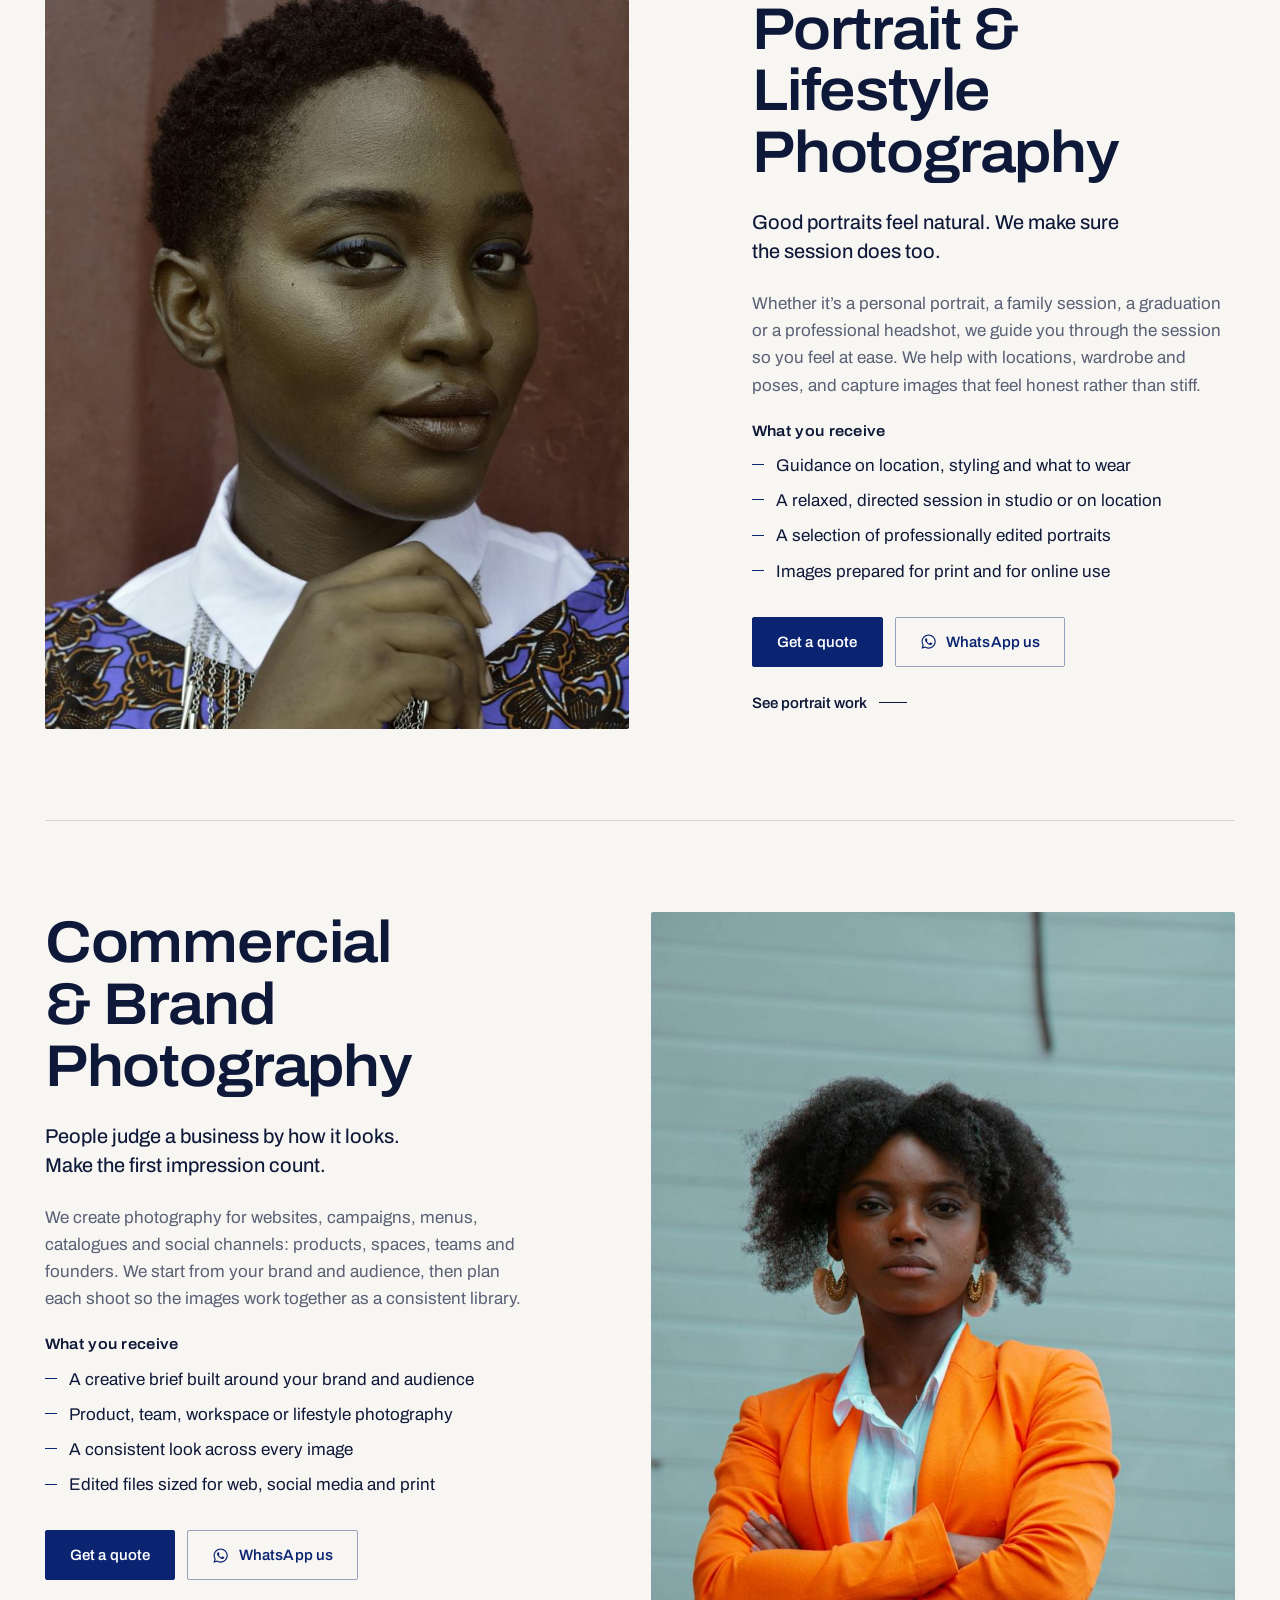
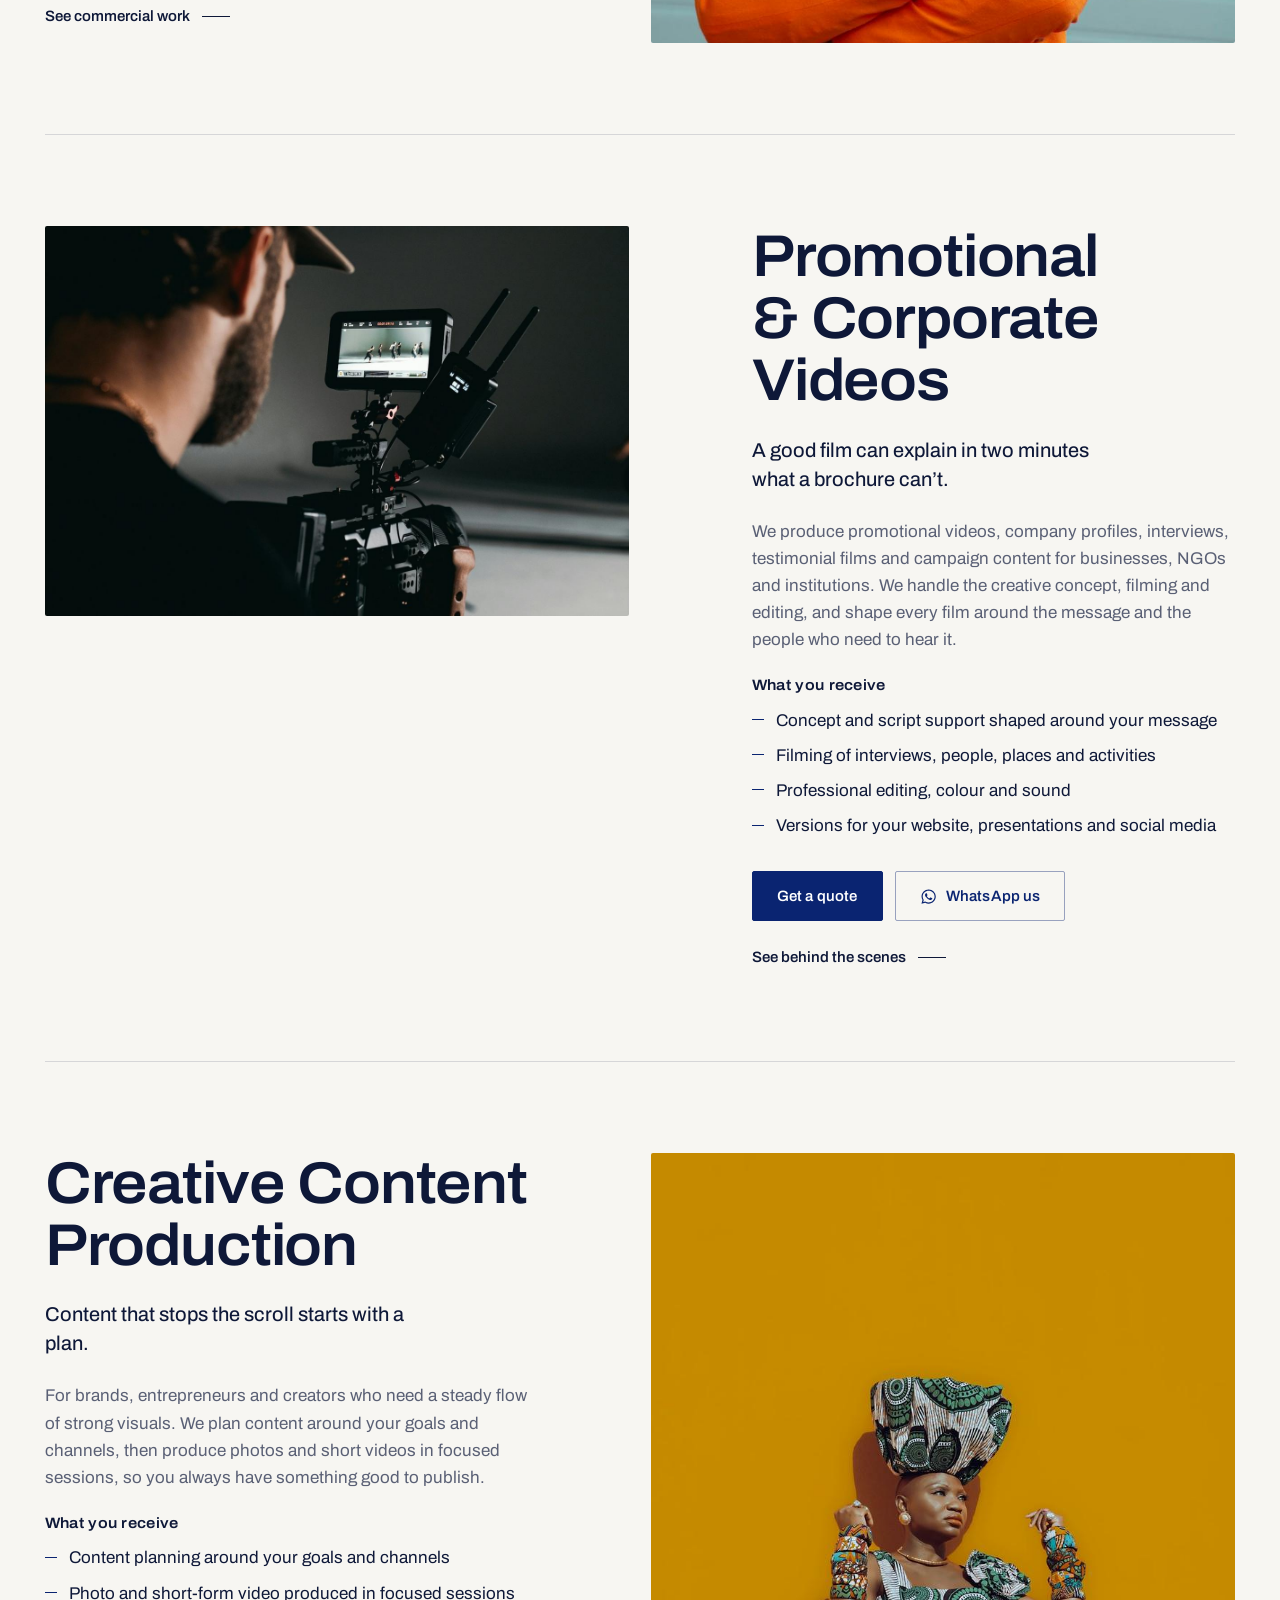
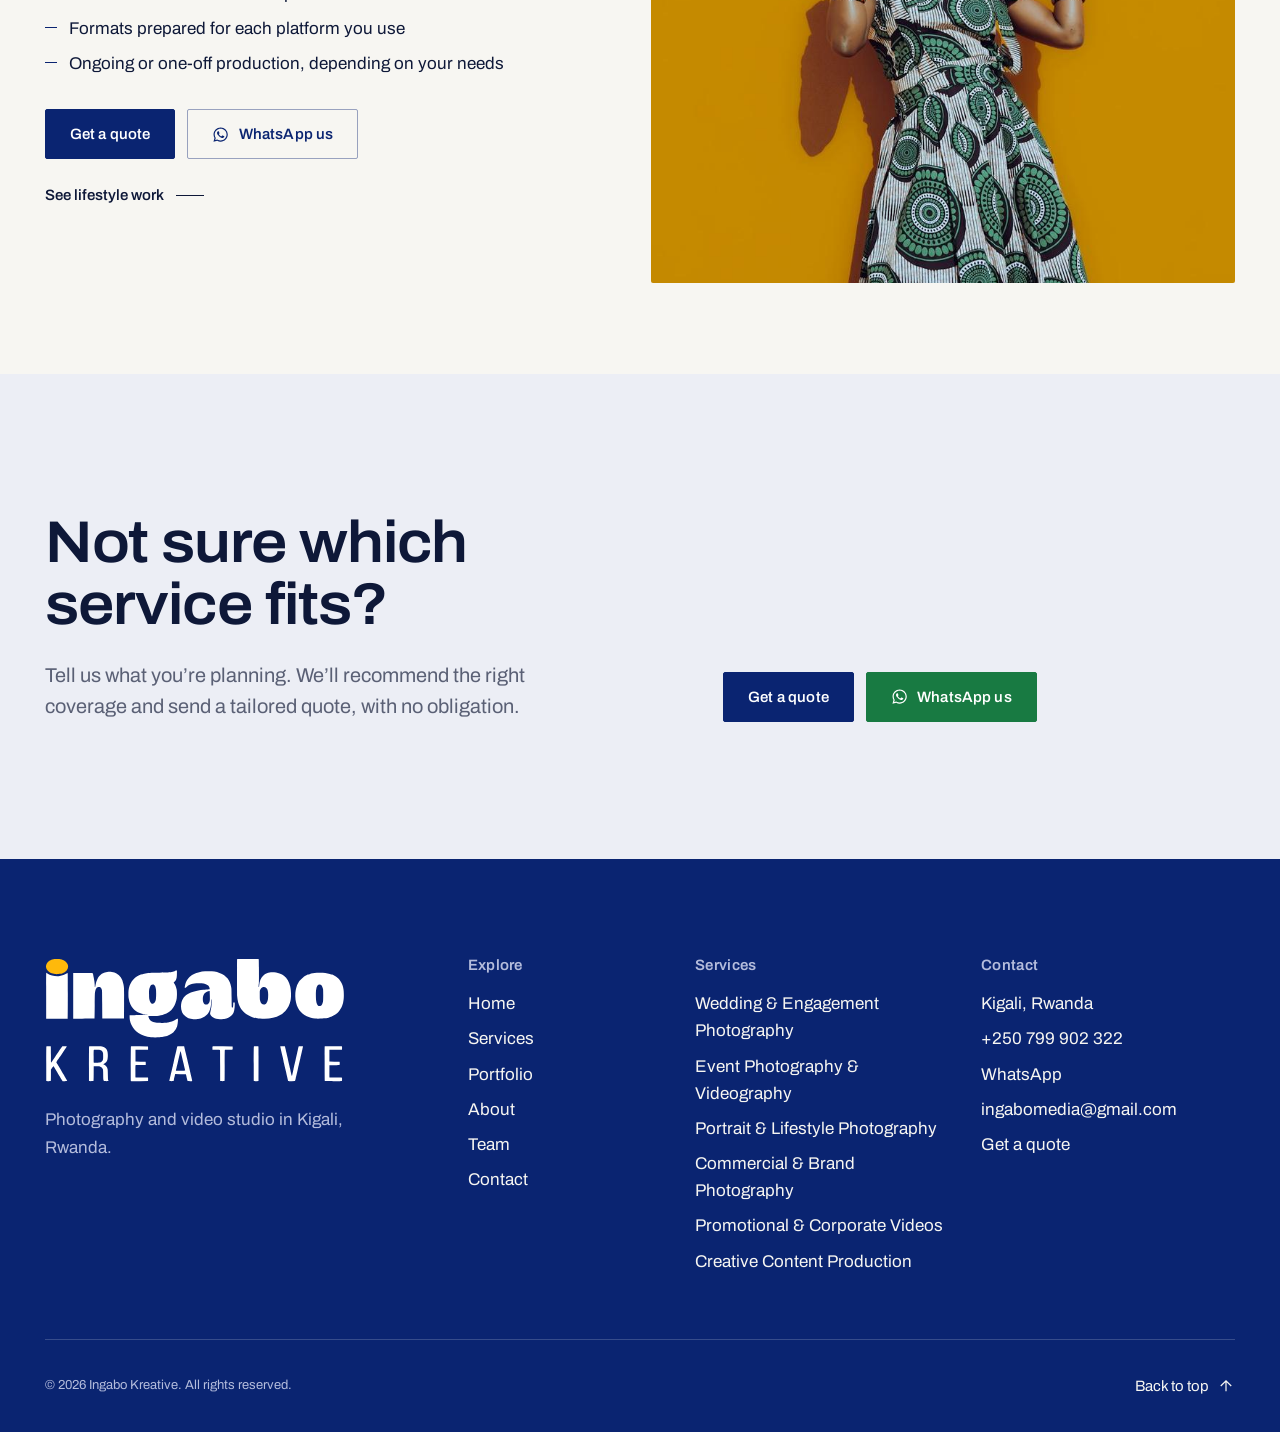
<file: services/index.html>
<!doctype html>
<html lang="en" class="no-js">
<head>
  <meta charset="utf-8">
  <meta name="viewport" content="width=device-width, initial-scale=1, viewport-fit=cover">
  <script>document.documentElement.classList.replace("no-js", "js")</script>
  <title>Photography &amp; Video Services in Rwanda | Ingabo Kreative</title>
  <meta name="description" content="Wedding photography, event coverage, portraits, commercial photography and corporate video production in Kigali and across Rwanda. Request a tailored quote.">
  <!-- Replace the domain in canonical / og:url / og:image when the site goes live -->
  <link rel="canonical" href="https://www.ingabocreative.com/services/">
  <meta property="og:type" content="website">
  <meta property="og:site_name" content="Ingabo Kreative">
  <meta property="og:title" content="Photography &amp; Video Services in Rwanda | Ingabo Kreative">
  <meta property="og:description" content="Wedding photography, event coverage, portraits, commercial photography and corporate video production in Kigali and across Rwanda. Request a tailored quote.">
  <meta property="og:url" content="https://www.ingabocreative.com/services/">
  <meta property="og:image" content="https://www.ingabocreative.com/assets/images/general/services-hero.jpg">
  <meta name="twitter:card" content="summary_large_image">
  <meta name="theme-color" content="#0A2471">
  <link rel="icon" href="../favicon.svg" type="image/svg+xml">
  <link rel="icon" href="../assets/icons/favicon-32.png" sizes="32x32" type="image/png">
  <link rel="apple-touch-icon" href="../assets/icons/apple-touch-icon.png">
  <link rel="manifest" href="../site.webmanifest">
  <link rel="preload" href="../assets/fonts/archivo-var-latin.woff2" as="font" type="font/woff2" crossorigin>
  <link rel="stylesheet" href="../css/style.css">
  <link rel="stylesheet" href="../css/components.css">
  <script type="application/ld+json">
{
  "@context": "https://schema.org",
  "@type": "ItemList",
  "itemListElement": [
    {
      "@type": "ListItem",
      "position": 1,
      "item": {
        "@type": "Service",
        "name": "Wedding & Engagement Photography",
        "url": "https://www.ingabocreative.com/services/#weddings",
        "description": "Ceremony, celebration and the quiet moments in between, in photographs and film.",
        "areaServed": {
          "@type": "Country",
          "name": "Rwanda"
        },
        "provider": {
          "@id": "https://www.ingabocreative.com/#business"
        }
      }
    },
    {
      "@type": "ListItem",
      "position": 2,
      "item": {
        "@type": "Service",
        "name": "Event Photography & Videography",
        "url": "https://www.ingabocreative.com/services/#events",
        "description": "Conferences, launches, concerts and celebrations, covered from arrival to the final applause.",
        "areaServed": {
          "@type": "Country",
          "name": "Rwanda"
        },
        "provider": {
          "@id": "https://www.ingabocreative.com/#business"
        }
      }
    },
    {
      "@type": "ListItem",
      "position": 3,
      "item": {
        "@type": "Service",
        "name": "Portrait & Lifestyle Photography",
        "url": "https://www.ingabocreative.com/services/#portraits",
        "description": "Personal, family and professional portraits that look like you on your best day.",
        "areaServed": {
          "@type": "Country",
          "name": "Rwanda"
        },
        "provider": {
          "@id": "https://www.ingabocreative.com/#business"
        }
      }
    },
    {
      "@type": "ListItem",
      "position": 4,
      "item": {
        "@type": "Service",
        "name": "Commercial & Brand Photography",
        "url": "https://www.ingabocreative.com/services/#commercial",
        "description": "Product, team and workspace photos for your website, menu and social media.",
        "areaServed": {
          "@type": "Country",
          "name": "Rwanda"
        },
        "provider": {
          "@id": "https://www.ingabocreative.com/#business"
        }
      }
    },
    {
      "@type": "ListItem",
      "position": 5,
      "item": {
        "@type": "Service",
        "name": "Promotional & Corporate Videos",
        "url": "https://www.ingabocreative.com/services/#corporate-video",
        "description": "Short films that explain what you do, introduce your team or launch something new.",
        "areaServed": {
          "@type": "Country",
          "name": "Rwanda"
        },
        "provider": {
          "@id": "https://www.ingabocreative.com/#business"
        }
      }
    },
    {
      "@type": "ListItem",
      "position": 6,
      "item": {
        "@type": "Service",
        "name": "Creative Content Production",
        "url": "https://www.ingabocreative.com/services/#content",
        "description": "Photo and short video content for your social media, one-off or monthly.",
        "areaServed": {
          "@type": "Country",
          "name": "Rwanda"
        },
        "provider": {
          "@id": "https://www.ingabocreative.com/#business"
        }
      }
    }
  ]
}
  </script>
</head>
<body>
  <a class="skip-link" href="#main">Skip to content</a>

  <header class="site-header" data-header>
    <div class="container site-header__inner">
      <a class="logo" href="../" aria-label="Ingabo Kreative, home"><svg xmlns="http://www.w3.org/2000/svg" viewBox="105 424 870 233" aria-hidden="true" focusable="false"><path fill="currentColor" fill-rule="evenodd" d="M417.7 654.5C417 654.4 414.7 654.2 412.5 654C406.4 653.4 396 651.1 391.8 649.4C383.2 645.8 379.3 643.8 375 640.7C367.4 635.4 360.7 628 356.9 621C355.2 617.9 352.5 611.4 352 609.2C350.6 603.5 349.5 594.9 349.7 591.2L349.8 589.6L366.8 589.5C376.2 589.4 385.3 589.2 387.2 589C389 588.8 393.3 588.5 396.7 588.3C400.1 588.1 403 587.8 403.1 587.7C403.9 586.9 402.8 586.7 398.9 586.7C386.4 586.6 374.5 582.8 366.2 576C356.1 567.8 349.6 556.2 347.8 543C346.6 534.3 346.4 522 347.3 517.1C347.5 516.1 347.8 514.1 348 512.5C348.6 507.3 351.8 498.7 354.7 494.1C359 487.4 364.5 481.8 370.3 477.9C375.1 474.8 383 471.1 387 470C387.6 469.9 389 469.5 390 469.2C392.8 468.4 401.4 467.1 407.8 466.5C412.4 466.1 416.5 466 428.8 466.2C443.9 466.4 459.5 466 464.3 465.3C465.5 465.2 468.2 464.8 470.3 464.5C476.5 463.6 480.9 462.4 483.3 460.8C485.1 459.7 487.1 459.4 487.6 460.1C488.4 461 487.9 475.9 487 480C485.6 486.8 483.9 490.1 480.5 492.6C479.4 493.5 478.4 494.2 478.2 494.4C478 494.5 478.4 495.3 479.1 496.2C483 501.6 485.5 507.8 487.2 516C487.7 518.3 487.8 520.5 487.8 527.8C487.8 538.1 487.5 540.6 485 550.6C484.5 552.5 482 559 480.8 561.3C477 568.6 470.1 576.5 463.5 580.8C460.3 582.9 453.6 586.3 450.8 587.3C442.3 590.1 433.8 591.7 424.5 592.3C421.4 592.5 417.9 592.7 416.7 592.8C414.6 593 408.5 592.6 405.9 592.1C404.2 591.8 404.1 592.4 405.2 595.7C408.2 604.8 414.5 609.5 426.4 611.4C428.3 611.7 433 611.8 441.8 611.8C452.3 611.8 455.2 611.7 458.7 611.2C466.6 610.1 472.1 608.7 478.7 606.3C480.9 605.4 483.9 603.5 485.6 601.8C487.2 600.1 487.4 600 489 600C490.5 600 490.7 600.1 490.9 600.9C491.2 602.1 490.7 610.7 490.1 614.2C489.1 620.5 486.3 627.7 483.1 632.4C478.9 638.5 471.2 644.7 464.2 647.7C459 649.9 450.8 652.3 446 653C436.5 654.4 423.8 655 417.7 654.5ZM532 601.1C522.6 599.7 515.3 596.3 509.5 590.7C506.2 587.5 504.6 585.3 503.1 582.1C502.5 580.6 501.8 579.3 501.7 579C501.5 578.7 501.2 577.5 500.9 576.4C498 565.1 499.5 551.5 504.7 542.5C507.1 538.3 513 532.3 517.8 529.1C521.2 526.9 527.6 523.9 532.7 522.2C541.6 519.2 554.5 516.7 564.8 516C575.2 515.3 582.5 514.6 582.8 514.2C582.9 514 583 512.9 582.9 511.8C582.4 505.2 575.6 499.8 565 497.6C557 495.9 544.3 496 535 497.9C529.9 498.9 528 499.5 523.9 501.6C520 503.5 517.4 505.5 515.3 508.2C514.4 509.3 513.4 510.4 513.1 510.5C512.2 510.8 510.7 510.7 510.4 510.1C509.6 508.8 513 495.4 515 492.1C515.4 491.4 516 490.3 516.2 489.6C517.3 486.4 522.5 480 526.8 476.6C533.3 471.3 537.5 469.2 547.8 466.1C561.4 462 582.4 460.9 598.2 463.5C604.2 464.5 607.6 465.4 612 467C613.4 467.5 615.1 468.1 615.8 468.3C617.8 468.9 623.5 472.2 626.2 474.2C628.8 476.2 632.9 480.1 634.5 482.2C635.1 482.9 636.3 484.8 637.2 486.3C641.6 493.6 643.5 498.8 645.4 508.3C646.1 512 646.1 513.1 646.3 538C646.5 554.2 646.7 564.3 646.9 565.1C647.4 566.7 648.2 568 648.8 568C649.4 568 650.2 567.1 650.7 565.8C650.9 565.3 651.2 562 651.3 558.5L651.5 552.2L653.7 552.2L655.8 552.2L655.8 560.3C655.8 571.6 654.8 576.8 651.2 583.8C644.9 596.2 630.8 602.7 613.5 601.4C601.9 600.4 594.2 598 589.4 593.8C587.5 592.1 584.5 587.5 584.1 585.8C584 585 584.2 583.5 584.8 581.3C586 577 587.5 567.9 588 563.2C589.2 549.7 589.3 543.5 588.3 543.5C587.9 543.5 587.8 544.5 587.6 549.2C586.9 567.8 582.6 580.8 574.3 589C567.1 596.1 559.3 599.6 547.2 601.3C543.7 601.8 535.6 601.7 532 601.1ZM733.8 600C723.2 599.5 711.8 597.4 704.2 594.3C699.8 592.6 697.1 591.4 695 590.2C693.6 589.4 691.6 588.3 690.5 587.7C687.8 586.2 684.7 583.6 680.8 579.6C670 568.3 664.3 554.3 662.7 534.6C662.3 530 662.2 427.8 662.5 426.9C662.7 426.4 665.8 426.3 694.2 426.3C722 426.3 725.6 426.4 725.8 426.8C725.9 427.1 726 443 726 462.1C726 490.6 725.9 497.5 725.5 500.3C724.9 505 724.9 507.5 725.6 508.1C726.5 508.9 727 507.5 727 504.1C727 496.5 730.2 485.6 734 479.7C736.7 475.7 742 470.8 745.5 468.9C747.5 467.9 752.5 466.3 755.8 465.6C762.6 464.3 774.3 464.9 781.7 466.9C783.4 467.4 785.4 467.9 786 468C790 469 797.2 473.3 801.2 477.1C810.7 486.1 816.4 498.5 818.5 515C820.6 531.7 819.8 543.2 815.8 556C813.9 562 810.6 567.9 805.7 574.3C802.9 578 801.7 579.3 798.5 582C793 586.6 791.4 587.6 783.2 591.6C769.5 598.4 754.5 600.9 733.8 600ZM107.9 599.8C107.8 599.7 107.7 569.7 107.7 533.1C107.7 475.5 107.7 466.7 108.2 466.7C108.4 466.7 108.7 466.8 108.8 467C109.1 467.4 117.2 471.8 119.9 472.9C126.8 475.9 135.6 477.1 143.7 476.4C146 476.1 148.4 475.8 149 475.7C149.6 475.5 151.1 475.1 152.3 474.8C155.3 474.1 161.1 471.6 164.1 470C165.4 469.2 167 468.3 167.7 467.9C168.3 467.6 169.1 467 169.4 466.7C169.8 466.4 170.1 466.3 170.3 466.5C170.6 466.8 170.6 490.3 170.6 533.4L170.5 599.8L139.3 599.9C122.2 600 108 599.9 107.9 599.8ZM185.8 599.6C185.7 599.4 185.7 569.4 185.8 533L185.8 466.8L214.3 466.8L242.8 466.8L243.2 468.2C243.4 468.9 244.4 473.6 245.3 478.5C246.3 483.4 247.4 489.3 247.9 491.5C248.7 495 248.8 496.2 248.8 501.6C248.8 506.1 248.9 507.7 249.3 508.1C250 508.8 250.5 507.7 250.8 505.2C251.6 497.2 254.3 488.3 257.8 482.2C260.7 477.1 265.5 471.8 269.6 469.2C271.8 467.8 278.4 465.4 282 464.7C285.1 464 286.3 464 292.7 464.1C300.7 464.2 303.7 464.8 309.1 466.8C313.4 468.5 314.5 469.1 317.4 471.5C320.8 474.1 322.5 476.2 324.9 480C327.2 483.9 328.2 486.1 329.8 490.8C331.5 496.2 332.1 498.8 333.4 507.7C333.9 511.2 334.2 550.9 334 579.7L333.8 599.8L324.7 599.8C319.6 599.8 305.6 599.8 293.6 599.7C274.8 599.6 271.6 599.5 271.2 599.1C270.7 598.7 270.7 595.4 270.6 575.6C270.6 562.9 270.5 544.9 270.3 535.5C270.1 520 270 518.3 269.4 516.2C268.4 512.8 267.9 511.7 266.4 509.9C262.5 505.6 255.7 507.1 252.6 513.2C251.2 515.8 250.2 519.7 249.5 524.9C249.1 528.3 249 534.2 249 564.2C248.9 590.4 248.8 599.6 248.6 599.7C248.3 599.9 234.2 600 217.1 600C192.5 600 185.9 599.9 185.8 599.6ZM889 599.5C883 598.6 874.6 596.7 871.8 595.5C871.3 595.2 869.8 594.6 868.5 594.1C865.4 593 862 591.2 859.3 589.5C858 588.6 856.9 588 856.8 588C855.9 588 848.8 581.4 845.9 578C842.4 573.7 838.2 566.4 836.2 560.7C830.7 545.2 830.3 522.7 835.3 507.4C836.9 502.6 837.3 501.7 839.2 497.9C842.5 491.5 849 483.7 854.5 479.6C862.1 473.9 873.8 469 882.1 468C883.7 467.8 885.7 467.5 886.6 467.4C893 466.2 911.8 466.1 919.3 467.1C929.8 468.6 932.3 469.2 937.8 471.4C945.5 474.5 951.7 478.4 957 483.7C970.6 497.1 975.3 516.3 972.2 545.2C970.9 556.5 966.6 567.9 960.4 576.2C958.1 579.1 953.5 583.8 950.7 586C948.3 587.8 941.7 592 941.2 592C941.1 592 940.1 592.4 938.9 593C935.6 594.4 935 594.7 931.5 595.8C926.5 597.4 921.7 598.5 915.3 599.4C910.8 600 893.2 600.1 889 599.5ZM904.9 563.3C909.1 561.4 911.3 556.8 912.5 546.8C913 543.5 913.1 539.8 913.1 531.3C913.1 521.6 913 519.6 912.4 515.8C911.2 508.7 910 505.5 907.7 503.1C905.9 501.3 904.8 500.9 902.3 500.9C899 500.9 896.9 502.4 895.1 506.2C893.9 508.6 893.2 510.8 892.5 515.3C891.6 520.4 891.5 542 892.4 547.5C894.2 558.5 897.4 563.6 902.4 563.6C903.3 563.7 904.4 563.5 904.9 563.3ZM576.3 558.3C578 557.5 580.6 554.9 581.6 553C583.6 548.9 583.9 544.7 583.4 529.1C583.2 521.8 583 519.5 582.7 519.4C581.7 518.7 575.2 521.1 571.7 523.5C566.7 526.8 564.5 530.5 563.3 537.5C562.3 543.6 562.8 549.7 564.7 553.3C567.1 558 572.1 560.2 576.3 558.3ZM745.1 557.4C749.1 554.9 751.3 550.2 752.5 541.8C753.3 536.1 753.1 521.9 752.1 518.7C751.3 516 749.1 512.1 747.5 510.7C743.6 507.3 738.8 507.1 734.4 509.9C732.2 511.3 731.7 512.1 729.9 515.6L728.5 518.5L728.5 530.5C728.5 540.7 728.6 542.9 729.1 545.3C730 549.8 731.5 553.5 732.9 555.1C734 556.3 736.3 557.7 737.8 558C740 558.5 743.8 558.2 745.1 557.4ZM420.7 555.3C422.9 554.2 424.8 551.2 425.8 547.2C427 542.8 427.2 539.9 427.2 527.8C427.2 515.4 426.9 512.7 425.5 508.4C424.3 504.8 422 501.8 419.9 501C417.4 500.1 414.1 500.9 411.9 502.9C410.7 504 408.5 508.6 407.8 511.3C405.8 519.4 405.8 535.8 407.7 544.3C408.4 547.2 410.3 551.7 411.6 553.2C414 556.2 417.4 557 420.7 555.3Z"/><path fill="#FFB90B" d="M130.5 469.5C129.2 469.3 127.6 468.9 127 468.6C126.3 468.3 125.2 468 124.5 467.9C123 467.6 118.8 465.6 116.6 464.1C114.2 462.4 111.7 460 110.1 457.8C108.9 456.1 108.4 454.9 107.8 452.6C106.8 448.7 106.8 447.2 107.9 443.4C108.9 439.7 110.5 437.2 113.8 434.4C117.4 431.1 120.8 429.3 126.2 427.6C135.6 424.5 148.7 425.3 156.8 429.4C157.9 429.9 158.9 430.3 159 430.3C159.2 430.3 160.3 431 161.6 431.9C168 436.3 170.9 440.9 171.2 447.5C171.4 450.2 171.3 450.8 170.5 453.1C169.3 456.6 167.9 458.7 165.1 461.4C161.9 464.3 157.7 466.8 153.9 467.9C153 468.2 151.1 468.7 149.8 469.1C147.9 469.6 146.3 469.8 140.2 469.9C135 469.9 132.1 469.8 130.5 469.5Z"/></svg></a>
      <nav class="site-nav" aria-label="Main">
        <ul class="site-nav__list">
          <li><a class="site-nav__link" href="../">Home</a></li>
          <li><a class="site-nav__link" href="../services/" aria-current="page">Services</a></li>
          <li><a class="site-nav__link" href="../portfolio/">Portfolio</a></li>
          <li><a class="site-nav__link" href="../about/">About</a></li>
          <li><a class="site-nav__link" href="../team/">Team</a></li>
          <li><a class="site-nav__link" href="../contact/">Contact</a></li>
        </ul>
      </nav>
      <div class="site-header__actions">
        <a class="icon-btn" href="https://wa.me/250799902322?text=Hello%20Ingabo%20Kreative%2C%20I%27d%20like%20to%20talk%20about%20a%20project." data-wa target="_blank" rel="noopener" aria-label="WhatsApp us (opens WhatsApp)"><svg viewBox="0 0 24 24" aria-hidden="true" focusable="false"><path fill="currentColor" d="M12.04 2C6.58 2 2.13 6.45 2.13 11.91c0 1.75.46 3.45 1.32 4.95L2.05 22l5.25-1.38a9.9 9.9 0 0 0 4.74 1.21c5.46 0 9.91-4.45 9.91-9.91S17.5 2 12.04 2Zm0 18.15c-1.48 0-2.93-.4-4.2-1.15l-.3-.18-3.12.82.83-3.04-.2-.31a8.2 8.2 0 0 1-1.26-4.38c0-4.54 3.7-8.24 8.25-8.24 4.54 0 8.24 3.7 8.24 8.24 0 4.55-3.7 8.24-8.24 8.24Zm4.52-6.16c-.25-.12-1.47-.72-1.69-.81-.23-.08-.39-.12-.56.13-.16.24-.64.8-.78.97-.14.16-.29.18-.54.06-.25-.12-1.05-.39-1.99-1.23-.74-.66-1.23-1.47-1.38-1.72-.14-.25-.01-.38.11-.5.11-.11.25-.29.37-.43.13-.15.17-.25.25-.42.08-.16.04-.31-.02-.43-.06-.12-.56-1.34-.76-1.84-.2-.48-.41-.42-.56-.43h-.48c-.17 0-.43.06-.66.31-.22.25-.86.85-.86 2.07 0 1.22.89 2.4 1.01 2.56.12.17 1.75 2.67 4.23 3.74.59.26 1.05.41 1.41.52.59.19 1.13.16 1.56.1.48-.07 1.47-.6 1.67-1.18.21-.58.21-1.07.15-1.18-.06-.11-.22-.17-.47-.29Z"/></svg></a>
        <a class="btn btn--sm site-header__cta" href="../contact/">Get a quote</a>
        <button type="button" class="menu-toggle" data-menu-toggle aria-expanded="false" aria-controls="mobile-menu">
          <span class="menu-toggle__bars"></span>
          <span class="visually-hidden">Menu</span>
        </button>
      </div>
    </div>
  </header>

  <div class="mobile-menu" id="mobile-menu" data-mobile-menu role="dialog" aria-modal="true" aria-label="Site menu" hidden>
    <div class="mobile-menu__top">
      <a class="logo" href="../" aria-label="Ingabo Kreative, home"><svg xmlns="http://www.w3.org/2000/svg" viewBox="105 424 870 233" aria-hidden="true" focusable="false"><path fill="currentColor" fill-rule="evenodd" d="M417.7 654.5C417 654.4 414.7 654.2 412.5 654C406.4 653.4 396 651.1 391.8 649.4C383.2 645.8 379.3 643.8 375 640.7C367.4 635.4 360.7 628 356.9 621C355.2 617.9 352.5 611.4 352 609.2C350.6 603.5 349.5 594.9 349.7 591.2L349.8 589.6L366.8 589.5C376.2 589.4 385.3 589.2 387.2 589C389 588.8 393.3 588.5 396.7 588.3C400.1 588.1 403 587.8 403.1 587.7C403.9 586.9 402.8 586.7 398.9 586.7C386.4 586.6 374.5 582.8 366.2 576C356.1 567.8 349.6 556.2 347.8 543C346.6 534.3 346.4 522 347.3 517.1C347.5 516.1 347.8 514.1 348 512.5C348.6 507.3 351.8 498.7 354.7 494.1C359 487.4 364.5 481.8 370.3 477.9C375.1 474.8 383 471.1 387 470C387.6 469.9 389 469.5 390 469.2C392.8 468.4 401.4 467.1 407.8 466.5C412.4 466.1 416.5 466 428.8 466.2C443.9 466.4 459.5 466 464.3 465.3C465.5 465.2 468.2 464.8 470.3 464.5C476.5 463.6 480.9 462.4 483.3 460.8C485.1 459.7 487.1 459.4 487.6 460.1C488.4 461 487.9 475.9 487 480C485.6 486.8 483.9 490.1 480.5 492.6C479.4 493.5 478.4 494.2 478.2 494.4C478 494.5 478.4 495.3 479.1 496.2C483 501.6 485.5 507.8 487.2 516C487.7 518.3 487.8 520.5 487.8 527.8C487.8 538.1 487.5 540.6 485 550.6C484.5 552.5 482 559 480.8 561.3C477 568.6 470.1 576.5 463.5 580.8C460.3 582.9 453.6 586.3 450.8 587.3C442.3 590.1 433.8 591.7 424.5 592.3C421.4 592.5 417.9 592.7 416.7 592.8C414.6 593 408.5 592.6 405.9 592.1C404.2 591.8 404.1 592.4 405.2 595.7C408.2 604.8 414.5 609.5 426.4 611.4C428.3 611.7 433 611.8 441.8 611.8C452.3 611.8 455.2 611.7 458.7 611.2C466.6 610.1 472.1 608.7 478.7 606.3C480.9 605.4 483.9 603.5 485.6 601.8C487.2 600.1 487.4 600 489 600C490.5 600 490.7 600.1 490.9 600.9C491.2 602.1 490.7 610.7 490.1 614.2C489.1 620.5 486.3 627.7 483.1 632.4C478.9 638.5 471.2 644.7 464.2 647.7C459 649.9 450.8 652.3 446 653C436.5 654.4 423.8 655 417.7 654.5ZM532 601.1C522.6 599.7 515.3 596.3 509.5 590.7C506.2 587.5 504.6 585.3 503.1 582.1C502.5 580.6 501.8 579.3 501.7 579C501.5 578.7 501.2 577.5 500.9 576.4C498 565.1 499.5 551.5 504.7 542.5C507.1 538.3 513 532.3 517.8 529.1C521.2 526.9 527.6 523.9 532.7 522.2C541.6 519.2 554.5 516.7 564.8 516C575.2 515.3 582.5 514.6 582.8 514.2C582.9 514 583 512.9 582.9 511.8C582.4 505.2 575.6 499.8 565 497.6C557 495.9 544.3 496 535 497.9C529.9 498.9 528 499.5 523.9 501.6C520 503.5 517.4 505.5 515.3 508.2C514.4 509.3 513.4 510.4 513.1 510.5C512.2 510.8 510.7 510.7 510.4 510.1C509.6 508.8 513 495.4 515 492.1C515.4 491.4 516 490.3 516.2 489.6C517.3 486.4 522.5 480 526.8 476.6C533.3 471.3 537.5 469.2 547.8 466.1C561.4 462 582.4 460.9 598.2 463.5C604.2 464.5 607.6 465.4 612 467C613.4 467.5 615.1 468.1 615.8 468.3C617.8 468.9 623.5 472.2 626.2 474.2C628.8 476.2 632.9 480.1 634.5 482.2C635.1 482.9 636.3 484.8 637.2 486.3C641.6 493.6 643.5 498.8 645.4 508.3C646.1 512 646.1 513.1 646.3 538C646.5 554.2 646.7 564.3 646.9 565.1C647.4 566.7 648.2 568 648.8 568C649.4 568 650.2 567.1 650.7 565.8C650.9 565.3 651.2 562 651.3 558.5L651.5 552.2L653.7 552.2L655.8 552.2L655.8 560.3C655.8 571.6 654.8 576.8 651.2 583.8C644.9 596.2 630.8 602.7 613.5 601.4C601.9 600.4 594.2 598 589.4 593.8C587.5 592.1 584.5 587.5 584.1 585.8C584 585 584.2 583.5 584.8 581.3C586 577 587.5 567.9 588 563.2C589.2 549.7 589.3 543.5 588.3 543.5C587.9 543.5 587.8 544.5 587.6 549.2C586.9 567.8 582.6 580.8 574.3 589C567.1 596.1 559.3 599.6 547.2 601.3C543.7 601.8 535.6 601.7 532 601.1ZM733.8 600C723.2 599.5 711.8 597.4 704.2 594.3C699.8 592.6 697.1 591.4 695 590.2C693.6 589.4 691.6 588.3 690.5 587.7C687.8 586.2 684.7 583.6 680.8 579.6C670 568.3 664.3 554.3 662.7 534.6C662.3 530 662.2 427.8 662.5 426.9C662.7 426.4 665.8 426.3 694.2 426.3C722 426.3 725.6 426.4 725.8 426.8C725.9 427.1 726 443 726 462.1C726 490.6 725.9 497.5 725.5 500.3C724.9 505 724.9 507.5 725.6 508.1C726.5 508.9 727 507.5 727 504.1C727 496.5 730.2 485.6 734 479.7C736.7 475.7 742 470.8 745.5 468.9C747.5 467.9 752.5 466.3 755.8 465.6C762.6 464.3 774.3 464.9 781.7 466.9C783.4 467.4 785.4 467.9 786 468C790 469 797.2 473.3 801.2 477.1C810.7 486.1 816.4 498.5 818.5 515C820.6 531.7 819.8 543.2 815.8 556C813.9 562 810.6 567.9 805.7 574.3C802.9 578 801.7 579.3 798.5 582C793 586.6 791.4 587.6 783.2 591.6C769.5 598.4 754.5 600.9 733.8 600ZM107.9 599.8C107.8 599.7 107.7 569.7 107.7 533.1C107.7 475.5 107.7 466.7 108.2 466.7C108.4 466.7 108.7 466.8 108.8 467C109.1 467.4 117.2 471.8 119.9 472.9C126.8 475.9 135.6 477.1 143.7 476.4C146 476.1 148.4 475.8 149 475.7C149.6 475.5 151.1 475.1 152.3 474.8C155.3 474.1 161.1 471.6 164.1 470C165.4 469.2 167 468.3 167.7 467.9C168.3 467.6 169.1 467 169.4 466.7C169.8 466.4 170.1 466.3 170.3 466.5C170.6 466.8 170.6 490.3 170.6 533.4L170.5 599.8L139.3 599.9C122.2 600 108 599.9 107.9 599.8ZM185.8 599.6C185.7 599.4 185.7 569.4 185.8 533L185.8 466.8L214.3 466.8L242.8 466.8L243.2 468.2C243.4 468.9 244.4 473.6 245.3 478.5C246.3 483.4 247.4 489.3 247.9 491.5C248.7 495 248.8 496.2 248.8 501.6C248.8 506.1 248.9 507.7 249.3 508.1C250 508.8 250.5 507.7 250.8 505.2C251.6 497.2 254.3 488.3 257.8 482.2C260.7 477.1 265.5 471.8 269.6 469.2C271.8 467.8 278.4 465.4 282 464.7C285.1 464 286.3 464 292.7 464.1C300.7 464.2 303.7 464.8 309.1 466.8C313.4 468.5 314.5 469.1 317.4 471.5C320.8 474.1 322.5 476.2 324.9 480C327.2 483.9 328.2 486.1 329.8 490.8C331.5 496.2 332.1 498.8 333.4 507.7C333.9 511.2 334.2 550.9 334 579.7L333.8 599.8L324.7 599.8C319.6 599.8 305.6 599.8 293.6 599.7C274.8 599.6 271.6 599.5 271.2 599.1C270.7 598.7 270.7 595.4 270.6 575.6C270.6 562.9 270.5 544.9 270.3 535.5C270.1 520 270 518.3 269.4 516.2C268.4 512.8 267.9 511.7 266.4 509.9C262.5 505.6 255.7 507.1 252.6 513.2C251.2 515.8 250.2 519.7 249.5 524.9C249.1 528.3 249 534.2 249 564.2C248.9 590.4 248.8 599.6 248.6 599.7C248.3 599.9 234.2 600 217.1 600C192.5 600 185.9 599.9 185.8 599.6ZM889 599.5C883 598.6 874.6 596.7 871.8 595.5C871.3 595.2 869.8 594.6 868.5 594.1C865.4 593 862 591.2 859.3 589.5C858 588.6 856.9 588 856.8 588C855.9 588 848.8 581.4 845.9 578C842.4 573.7 838.2 566.4 836.2 560.7C830.7 545.2 830.3 522.7 835.3 507.4C836.9 502.6 837.3 501.7 839.2 497.9C842.5 491.5 849 483.7 854.5 479.6C862.1 473.9 873.8 469 882.1 468C883.7 467.8 885.7 467.5 886.6 467.4C893 466.2 911.8 466.1 919.3 467.1C929.8 468.6 932.3 469.2 937.8 471.4C945.5 474.5 951.7 478.4 957 483.7C970.6 497.1 975.3 516.3 972.2 545.2C970.9 556.5 966.6 567.9 960.4 576.2C958.1 579.1 953.5 583.8 950.7 586C948.3 587.8 941.7 592 941.2 592C941.1 592 940.1 592.4 938.9 593C935.6 594.4 935 594.7 931.5 595.8C926.5 597.4 921.7 598.5 915.3 599.4C910.8 600 893.2 600.1 889 599.5ZM904.9 563.3C909.1 561.4 911.3 556.8 912.5 546.8C913 543.5 913.1 539.8 913.1 531.3C913.1 521.6 913 519.6 912.4 515.8C911.2 508.7 910 505.5 907.7 503.1C905.9 501.3 904.8 500.9 902.3 500.9C899 500.9 896.9 502.4 895.1 506.2C893.9 508.6 893.2 510.8 892.5 515.3C891.6 520.4 891.5 542 892.4 547.5C894.2 558.5 897.4 563.6 902.4 563.6C903.3 563.7 904.4 563.5 904.9 563.3ZM576.3 558.3C578 557.5 580.6 554.9 581.6 553C583.6 548.9 583.9 544.7 583.4 529.1C583.2 521.8 583 519.5 582.7 519.4C581.7 518.7 575.2 521.1 571.7 523.5C566.7 526.8 564.5 530.5 563.3 537.5C562.3 543.6 562.8 549.7 564.7 553.3C567.1 558 572.1 560.2 576.3 558.3ZM745.1 557.4C749.1 554.9 751.3 550.2 752.5 541.8C753.3 536.1 753.1 521.9 752.1 518.7C751.3 516 749.1 512.1 747.5 510.7C743.6 507.3 738.8 507.1 734.4 509.9C732.2 511.3 731.7 512.1 729.9 515.6L728.5 518.5L728.5 530.5C728.5 540.7 728.6 542.9 729.1 545.3C730 549.8 731.5 553.5 732.9 555.1C734 556.3 736.3 557.7 737.8 558C740 558.5 743.8 558.2 745.1 557.4ZM420.7 555.3C422.9 554.2 424.8 551.2 425.8 547.2C427 542.8 427.2 539.9 427.2 527.8C427.2 515.4 426.9 512.7 425.5 508.4C424.3 504.8 422 501.8 419.9 501C417.4 500.1 414.1 500.9 411.9 502.9C410.7 504 408.5 508.6 407.8 511.3C405.8 519.4 405.8 535.8 407.7 544.3C408.4 547.2 410.3 551.7 411.6 553.2C414 556.2 417.4 557 420.7 555.3Z"/><path fill="#FFB90B" d="M130.5 469.5C129.2 469.3 127.6 468.9 127 468.6C126.3 468.3 125.2 468 124.5 467.9C123 467.6 118.8 465.6 116.6 464.1C114.2 462.4 111.7 460 110.1 457.8C108.9 456.1 108.4 454.9 107.8 452.6C106.8 448.7 106.8 447.2 107.9 443.4C108.9 439.7 110.5 437.2 113.8 434.4C117.4 431.1 120.8 429.3 126.2 427.6C135.6 424.5 148.7 425.3 156.8 429.4C157.9 429.9 158.9 430.3 159 430.3C159.2 430.3 160.3 431 161.6 431.9C168 436.3 170.9 440.9 171.2 447.5C171.4 450.2 171.3 450.8 170.5 453.1C169.3 456.6 167.9 458.7 165.1 461.4C161.9 464.3 157.7 466.8 153.9 467.9C153 468.2 151.1 468.7 149.8 469.1C147.9 469.6 146.3 469.8 140.2 469.9C135 469.9 132.1 469.8 130.5 469.5Z"/></svg></a>
      <button type="button" class="icon-btn" data-menu-close aria-label="Close menu"><svg viewBox="0 0 24 24" fill="none" stroke="currentColor" stroke-width="1.6" aria-hidden="true" focusable="false"><path d="M6 6l12 12M18 6L6 18"/></svg></button>
    </div>
    <ul class="mobile-menu__list">
      <li><a class="mobile-menu__link" href="../">Home</a></li>
      <li><a class="mobile-menu__link" href="../services/" aria-current="page">Services</a></li>
      <li><a class="mobile-menu__link" href="../portfolio/">Portfolio</a></li>
      <li><a class="mobile-menu__link" href="../about/">About</a></li>
      <li><a class="mobile-menu__link" href="../team/">Team</a></li>
      <li><a class="mobile-menu__link" href="../contact/">Contact</a></li>
    </ul>
    <div class="mobile-menu__foot">
      <a class="btn btn--accent btn--block" href="../contact/">Get a quote</a>
      <a class="btn btn--whatsapp btn--block" href="https://wa.me/250799902322?text=Hello%20Ingabo%20Kreative%2C%20I%27d%20like%20to%20talk%20about%20a%20project." data-wa target="_blank" rel="noopener"><svg viewBox="0 0 24 24" aria-hidden="true" focusable="false"><path fill="currentColor" d="M12.04 2C6.58 2 2.13 6.45 2.13 11.91c0 1.75.46 3.45 1.32 4.95L2.05 22l5.25-1.38a9.9 9.9 0 0 0 4.74 1.21c5.46 0 9.91-4.45 9.91-9.91S17.5 2 12.04 2Zm0 18.15c-1.48 0-2.93-.4-4.2-1.15l-.3-.18-3.12.82.83-3.04-.2-.31a8.2 8.2 0 0 1-1.26-4.38c0-4.54 3.7-8.24 8.25-8.24 4.54 0 8.24 3.7 8.24 8.24 0 4.55-3.7 8.24-8.24 8.24Zm4.52-6.16c-.25-.12-1.47-.72-1.69-.81-.23-.08-.39-.12-.56.13-.16.24-.64.8-.78.97-.14.16-.29.18-.54.06-.25-.12-1.05-.39-1.99-1.23-.74-.66-1.23-1.47-1.38-1.72-.14-.25-.01-.38.11-.5.11-.11.25-.29.37-.43.13-.15.17-.25.25-.42.08-.16.04-.31-.02-.43-.06-.12-.56-1.34-.76-1.84-.2-.48-.41-.42-.56-.43h-.48c-.17 0-.43.06-.66.31-.22.25-.86.85-.86 2.07 0 1.22.89 2.4 1.01 2.56.12.17 1.75 2.67 4.23 3.74.59.26 1.05.41 1.41.52.59.19 1.13.16 1.56.1.48-.07 1.47-.6 1.67-1.18.21-.58.21-1.07.15-1.18-.06-.11-.22-.17-.47-.29Z"/></svg>WhatsApp us</a>
      <p class="caption"><span data-config-text="location">Kigali, Rwanda</span></p>
    </div>
  </div>

  <main id="main" tabindex="-1">
    <section class="page-hero" aria-labelledby="page-title">
      <div class="container">
        <div class="page-hero__inner">
          <div class="stack" style="--stack: var(--s-5)">
            <p class="page-hero__crumb"><a href="../">Home</a> / Services</p>
            <h1 id="page-title">Photography &amp; video services</h1>
          </div>
          <div class="stack">
            <p class="lead">For weddings, events, people and brands across Rwanda. Every project is quoted individually, based on what you need.</p>
            <a class="btn" href="../contact/">Get a quote</a>
          </div>
        </div>
        <div class="page-hero__image frame ratio-21-9">
          <img src="../assets/images/general/services-hero.jpg" alt="Film crew working on a studio set surrounded by lighting equipment and cameras" width="1600" height="1067" fetchpriority="high" decoding="async" style="object-position:50% 55%">
        </div>
      </div>
    </section>

    <nav class="service-nav" aria-label="Services on this page" data-service-nav>
      <div class="container">
        <ul role="list">
          <li><a href="#weddings">Weddings</a></li>
          <li><a href="#events">Events</a></li>
          <li><a href="#portraits">Portraits</a></li>
          <li><a href="#commercial">Commercial</a></li>
          <li><a href="#corporate-video">Corporate video</a></li>
          <li><a href="#content">Content</a></li>
        </ul>
      </div>
    </nav>

    <div class="container">
        <article class="service-detail" id="weddings" aria-labelledby="weddings-title">
          <div class="service-detail__media">
            <div class="frame ratio-4-5"><img src="../assets/images/services/wedding.jpg" alt="Bride in a white gown and groom in a grey suit sharing a quiet moment in a garden" width="1032" height="1300" loading="lazy" decoding="async" style="object-position:50% 35%"></div>
          </div>
          <div class="service-detail__body">
            <h2 id="weddings-title">Wedding &amp; Engagement Photography</h2>
            <p class="service-detail__intro">Your wedding day passes quickly. The photographs are how you&rsquo;ll keep it.</p>
            <div class="prose muted"><p>From introductions and engagement sessions to the ceremony and reception, we document your day as it unfolds: the emotion, the people, the details you planned for months. We work quietly alongside you, so you can stay present while we take care of the story.</p></div>
            <div class="service-detail__receive">
              <h3>What you receive</h3>
              <ul class="check-list" role="list">
                <li>A planning conversation to agree timings, key moments and priorities</li>
                <li>Coverage of the moments you choose, from preparation to celebration</li>
                <li>Engagement or pre-wedding sessions on request</li>
                <li>Professionally edited, high-resolution images</li>
                <li>Wedding film or highlight video on request</li>
              </ul>
            </div>
            <div class="service-detail__actions">
              <a class="btn" href="../contact/?service=weddings">Get a quote</a>
              <a class="btn btn--ghost" href="https://wa.me/250799902322?text=Hello%20Ingabo%20Kreative%2C%20I%27m%20planning%20a%20wedding%2Fengagement%20and%20would%20like%20to%20know%20more%20about%20your%20photography%20and%20film%20coverage." data-wa data-wa-service="weddings" target="_blank" rel="noopener"><svg viewBox="0 0 24 24" aria-hidden="true" focusable="false"><path fill="currentColor" d="M12.04 2C6.58 2 2.13 6.45 2.13 11.91c0 1.75.46 3.45 1.32 4.95L2.05 22l5.25-1.38a9.9 9.9 0 0 0 4.74 1.21c5.46 0 9.91-4.45 9.91-9.91S17.5 2 12.04 2Zm0 18.15c-1.48 0-2.93-.4-4.2-1.15l-.3-.18-3.12.82.83-3.04-.2-.31a8.2 8.2 0 0 1-1.26-4.38c0-4.54 3.7-8.24 8.25-8.24 4.54 0 8.24 3.7 8.24 8.24 0 4.55-3.7 8.24-8.24 8.24Zm4.52-6.16c-.25-.12-1.47-.72-1.69-.81-.23-.08-.39-.12-.56.13-.16.24-.64.8-.78.97-.14.16-.29.18-.54.06-.25-.12-1.05-.39-1.99-1.23-.74-.66-1.23-1.47-1.38-1.72-.14-.25-.01-.38.11-.5.11-.11.25-.29.37-.43.13-.15.17-.25.25-.42.08-.16.04-.31-.02-.43-.06-.12-.56-1.34-.76-1.84-.2-.48-.41-.42-.56-.43h-.48c-.17 0-.43.06-.66.31-.22.25-.86.85-.86 2.07 0 1.22.89 2.4 1.01 2.56.12.17 1.75 2.67 4.23 3.74.59.26 1.05.41 1.41.52.59.19 1.13.16 1.56.1.48-.07 1.47-.6 1.67-1.18.21-.58.21-1.07.15-1.18-.06-.11-.22-.17-.47-.29Z"/></svg>WhatsApp us</a>
            </div>
            <a class="link-line" href="../portfolio/?filter=weddings">See wedding work</a>
          </div>
        </article>
        <article class="service-detail" id="events" aria-labelledby="events-title">
          <div class="service-detail__media">
            <div class="frame ratio-4-5"><img src="../assets/images/services/events.jpg" alt="Camera operator filming a stage lit with blue concert lights" width="916" height="1300" loading="lazy" decoding="async" style="object-position:50% 40%"></div>
          </div>
          <div class="service-detail__body">
            <h2 id="events-title">Event Photography &amp; Videography</h2>
            <p class="service-detail__intro">Events happen once. We make sure nothing important is missed.</p>
            <div class="prose muted"><p>We cover conferences, product launches, concerts, community events, ceremonies and private celebrations. We plan around your programme, capture speakers, guests and atmosphere, and deliver images you can use for reports, press and social media.</p></div>
            <div class="service-detail__receive">
              <h3>What you receive</h3>
              <ul class="check-list" role="list">
                <li>A pre-event briefing on the programme, key people and must-have shots</li>
                <li>Photography, video, or both, depending on your needs</li>
                <li>Coverage of speakers, guests, venue and atmosphere</li>
                <li>Edited images and video ready for reports, press and social media</li>
                <li>Highlight or recap videos on request</li>
              </ul>
            </div>
            <div class="service-detail__actions">
              <a class="btn" href="../contact/?service=events">Get a quote</a>
              <a class="btn btn--ghost" href="https://wa.me/250799902322?text=Hello%20Ingabo%20Kreative%2C%20I%27d%20like%20a%20quote%20for%20photo%2Fvideo%20coverage%20of%20an%20event." data-wa data-wa-service="events" target="_blank" rel="noopener"><svg viewBox="0 0 24 24" aria-hidden="true" focusable="false"><path fill="currentColor" d="M12.04 2C6.58 2 2.13 6.45 2.13 11.91c0 1.75.46 3.45 1.32 4.95L2.05 22l5.25-1.38a9.9 9.9 0 0 0 4.74 1.21c5.46 0 9.91-4.45 9.91-9.91S17.5 2 12.04 2Zm0 18.15c-1.48 0-2.93-.4-4.2-1.15l-.3-.18-3.12.82.83-3.04-.2-.31a8.2 8.2 0 0 1-1.26-4.38c0-4.54 3.7-8.24 8.25-8.24 4.54 0 8.24 3.7 8.24 8.24 0 4.55-3.7 8.24-8.24 8.24Zm4.52-6.16c-.25-.12-1.47-.72-1.69-.81-.23-.08-.39-.12-.56.13-.16.24-.64.8-.78.97-.14.16-.29.18-.54.06-.25-.12-1.05-.39-1.99-1.23-.74-.66-1.23-1.47-1.38-1.72-.14-.25-.01-.38.11-.5.11-.11.25-.29.37-.43.13-.15.17-.25.25-.42.08-.16.04-.31-.02-.43-.06-.12-.56-1.34-.76-1.84-.2-.48-.41-.42-.56-.43h-.48c-.17 0-.43.06-.66.31-.22.25-.86.85-.86 2.07 0 1.22.89 2.4 1.01 2.56.12.17 1.75 2.67 4.23 3.74.59.26 1.05.41 1.41.52.59.19 1.13.16 1.56.1.48-.07 1.47-.6 1.67-1.18.21-.58.21-1.07.15-1.18-.06-.11-.22-.17-.47-.29Z"/></svg>WhatsApp us</a>
            </div>
            <a class="link-line" href="../portfolio/?filter=events">See event work</a>
          </div>
        </article>
        <article class="service-detail" id="portraits" aria-labelledby="portraits-title">
          <div class="service-detail__media">
            <div class="frame ratio-4-5"><img src="../assets/images/services/portrait.jpg" alt="Portrait of a woman in a white collar and blue patterned top resting her hand at her chin" width="867" height="1300" loading="lazy" decoding="async" style="object-position:50% 25%"></div>
          </div>
          <div class="service-detail__body">
            <h2 id="portraits-title">Portrait &amp; Lifestyle Photography</h2>
            <p class="service-detail__intro">Good portraits feel natural. We make sure the session does too.</p>
            <div class="prose muted"><p>Whether it&rsquo;s a personal portrait, a family session, a graduation or a professional headshot, we guide you through the session so you feel at ease. We help with locations, wardrobe and poses, and capture images that feel honest rather than stiff.</p></div>
            <div class="service-detail__receive">
              <h3>What you receive</h3>
              <ul class="check-list" role="list">
                <li>Guidance on location, styling and what to wear</li>
                <li>A relaxed, directed session in studio or on location</li>
                <li>A selection of professionally edited portraits</li>
                <li>Images prepared for print and for online use</li>
              </ul>
            </div>
            <div class="service-detail__actions">
              <a class="btn" href="../contact/?service=portraits">Get a quote</a>
              <a class="btn btn--ghost" href="https://wa.me/250799902322?text=Hello%20Ingabo%20Kreative%2C%20I%27d%20like%20to%20book%20a%20portrait%20or%20lifestyle%20session." data-wa data-wa-service="portraits" target="_blank" rel="noopener"><svg viewBox="0 0 24 24" aria-hidden="true" focusable="false"><path fill="currentColor" d="M12.04 2C6.58 2 2.13 6.45 2.13 11.91c0 1.75.46 3.45 1.32 4.95L2.05 22l5.25-1.38a9.9 9.9 0 0 0 4.74 1.21c5.46 0 9.91-4.45 9.91-9.91S17.5 2 12.04 2Zm0 18.15c-1.48 0-2.93-.4-4.2-1.15l-.3-.18-3.12.82.83-3.04-.2-.31a8.2 8.2 0 0 1-1.26-4.38c0-4.54 3.7-8.24 8.25-8.24 4.54 0 8.24 3.7 8.24 8.24 0 4.55-3.7 8.24-8.24 8.24Zm4.52-6.16c-.25-.12-1.47-.72-1.69-.81-.23-.08-.39-.12-.56.13-.16.24-.64.8-.78.97-.14.16-.29.18-.54.06-.25-.12-1.05-.39-1.99-1.23-.74-.66-1.23-1.47-1.38-1.72-.14-.25-.01-.38.11-.5.11-.11.25-.29.37-.43.13-.15.17-.25.25-.42.08-.16.04-.31-.02-.43-.06-.12-.56-1.34-.76-1.84-.2-.48-.41-.42-.56-.43h-.48c-.17 0-.43.06-.66.31-.22.25-.86.85-.86 2.07 0 1.22.89 2.4 1.01 2.56.12.17 1.75 2.67 4.23 3.74.59.26 1.05.41 1.41.52.59.19 1.13.16 1.56.1.48-.07 1.47-.6 1.67-1.18.21-.58.21-1.07.15-1.18-.06-.11-.22-.17-.47-.29Z"/></svg>WhatsApp us</a>
            </div>
            <a class="link-line" href="../portfolio/?filter=portraits">See portrait work</a>
          </div>
        </article>
        <article class="service-detail" id="commercial" aria-labelledby="commercial-title">
          <div class="service-detail__media">
            <div class="frame ratio-4-5"><img src="../assets/images/services/commercial.jpg" alt="Confident woman in a bright orange blazer with arms crossed against a pale wall" width="867" height="1300" loading="lazy" decoding="async" style="object-position:50% 30%"></div>
          </div>
          <div class="service-detail__body">
            <h2 id="commercial-title">Commercial &amp; Brand Photography</h2>
            <p class="service-detail__intro">People judge a business by how it looks. Make the first impression count.</p>
            <div class="prose muted"><p>We create photography for websites, campaigns, menus, catalogues and social channels: products, spaces, teams and founders. We start from your brand and audience, then plan each shoot so the images work together as a consistent library.</p></div>
            <div class="service-detail__receive">
              <h3>What you receive</h3>
              <ul class="check-list" role="list">
                <li>A creative brief built around your brand and audience</li>
                <li>Product, team, workspace or lifestyle photography</li>
                <li>A consistent look across every image</li>
                <li>Edited files sized for web, social media and print</li>
              </ul>
            </div>
            <div class="service-detail__actions">
              <a class="btn" href="../contact/?service=commercial">Get a quote</a>
              <a class="btn btn--ghost" href="https://wa.me/250799902322?text=Hello%20Ingabo%20Kreative%2C%20I%27m%20looking%20for%20commercial%2Fbrand%20photography%20for%20my%20business." data-wa data-wa-service="commercial" target="_blank" rel="noopener"><svg viewBox="0 0 24 24" aria-hidden="true" focusable="false"><path fill="currentColor" d="M12.04 2C6.58 2 2.13 6.45 2.13 11.91c0 1.75.46 3.45 1.32 4.95L2.05 22l5.25-1.38a9.9 9.9 0 0 0 4.74 1.21c5.46 0 9.91-4.45 9.91-9.91S17.5 2 12.04 2Zm0 18.15c-1.48 0-2.93-.4-4.2-1.15l-.3-.18-3.12.82.83-3.04-.2-.31a8.2 8.2 0 0 1-1.26-4.38c0-4.54 3.7-8.24 8.25-8.24 4.54 0 8.24 3.7 8.24 8.24 0 4.55-3.7 8.24-8.24 8.24Zm4.52-6.16c-.25-.12-1.47-.72-1.69-.81-.23-.08-.39-.12-.56.13-.16.24-.64.8-.78.97-.14.16-.29.18-.54.06-.25-.12-1.05-.39-1.99-1.23-.74-.66-1.23-1.47-1.38-1.72-.14-.25-.01-.38.11-.5.11-.11.25-.29.37-.43.13-.15.17-.25.25-.42.08-.16.04-.31-.02-.43-.06-.12-.56-1.34-.76-1.84-.2-.48-.41-.42-.56-.43h-.48c-.17 0-.43.06-.66.31-.22.25-.86.85-.86 2.07 0 1.22.89 2.4 1.01 2.56.12.17 1.75 2.67 4.23 3.74.59.26 1.05.41 1.41.52.59.19 1.13.16 1.56.1.48-.07 1.47-.6 1.67-1.18.21-.58.21-1.07.15-1.18-.06-.11-.22-.17-.47-.29Z"/></svg>WhatsApp us</a>
            </div>
            <a class="link-line" href="../portfolio/?filter=commercial">See commercial work</a>
          </div>
        </article>
        <article class="service-detail" id="corporate-video" aria-labelledby="corporate-video-title">
          <div class="service-detail__media">
            <div class="frame ratio-3-2"><img src="../assets/images/services/video.jpg" alt="Videographer looking at the monitor of a cinema camera rig" width="1300" height="866" loading="lazy" decoding="async" style="object-position:50% 50%"></div>
          </div>
          <div class="service-detail__body">
            <h2 id="corporate-video-title">Promotional &amp; Corporate Videos</h2>
            <p class="service-detail__intro">A good film can explain in two minutes what a brochure can&rsquo;t.</p>
            <div class="prose muted"><p>We produce promotional videos, company profiles, interviews, testimonial films and campaign content for businesses, NGOs and institutions. We handle the creative concept, filming and editing, and shape every film around the message and the people who need to hear it.</p></div>
            <div class="service-detail__receive">
              <h3>What you receive</h3>
              <ul class="check-list" role="list">
                <li>Concept and script support shaped around your message</li>
                <li>Filming of interviews, people, places and activities</li>
                <li>Professional editing, colour and sound</li>
                <li>Versions for your website, presentations and social media</li>
              </ul>
            </div>
            <div class="service-detail__actions">
              <a class="btn" href="../contact/?service=corporate-video">Get a quote</a>
              <a class="btn btn--ghost" href="https://wa.me/250799902322?text=Hello%20Ingabo%20Kreative%2C%20I%27d%20like%20to%20discuss%20a%20promotional%20or%20corporate%20video." data-wa data-wa-service="corporate-video" target="_blank" rel="noopener"><svg viewBox="0 0 24 24" aria-hidden="true" focusable="false"><path fill="currentColor" d="M12.04 2C6.58 2 2.13 6.45 2.13 11.91c0 1.75.46 3.45 1.32 4.95L2.05 22l5.25-1.38a9.9 9.9 0 0 0 4.74 1.21c5.46 0 9.91-4.45 9.91-9.91S17.5 2 12.04 2Zm0 18.15c-1.48 0-2.93-.4-4.2-1.15l-.3-.18-3.12.82.83-3.04-.2-.31a8.2 8.2 0 0 1-1.26-4.38c0-4.54 3.7-8.24 8.25-8.24 4.54 0 8.24 3.7 8.24 8.24 0 4.55-3.7 8.24-8.24 8.24Zm4.52-6.16c-.25-.12-1.47-.72-1.69-.81-.23-.08-.39-.12-.56.13-.16.24-.64.8-.78.97-.14.16-.29.18-.54.06-.25-.12-1.05-.39-1.99-1.23-.74-.66-1.23-1.47-1.38-1.72-.14-.25-.01-.38.11-.5.11-.11.25-.29.37-.43.13-.15.17-.25.25-.42.08-.16.04-.31-.02-.43-.06-.12-.56-1.34-.76-1.84-.2-.48-.41-.42-.56-.43h-.48c-.17 0-.43.06-.66.31-.22.25-.86.85-.86 2.07 0 1.22.89 2.4 1.01 2.56.12.17 1.75 2.67 4.23 3.74.59.26 1.05.41 1.41.52.59.19 1.13.16 1.56.1.48-.07 1.47-.6 1.67-1.18.21-.58.21-1.07.15-1.18-.06-.11-.22-.17-.47-.29Z"/></svg>WhatsApp us</a>
            </div>
            <a class="link-line" href="../portfolio/?filter=videography">See behind the scenes</a>
          </div>
        </article>
        <article class="service-detail" id="content" aria-labelledby="content-title">
          <div class="service-detail__media">
            <div class="frame ratio-4-5"><img src="../assets/images/services/content.jpg" alt="Woman in a green and white print dress and headwrap posing against a saffron yellow wall" width="805" height="1300" loading="lazy" decoding="async" style="object-position:50% 35%"></div>
          </div>
          <div class="service-detail__body">
            <h2 id="content-title">Creative Content Production</h2>
            <p class="service-detail__intro">Content that stops the scroll starts with a plan.</p>
            <div class="prose muted"><p>For brands, entrepreneurs and creators who need a steady flow of strong visuals. We plan content around your goals and channels, then produce photos and short videos in focused sessions, so you always have something good to publish.</p></div>
            <div class="service-detail__receive">
              <h3>What you receive</h3>
              <ul class="check-list" role="list">
                <li>Content planning around your goals and channels</li>
                <li>Photo and short-form video produced in focused sessions</li>
                <li>Formats prepared for each platform you use</li>
                <li>Ongoing or one-off production, depending on your needs</li>
              </ul>
            </div>
            <div class="service-detail__actions">
              <a class="btn" href="../contact/?service=content">Get a quote</a>
              <a class="btn btn--ghost" href="https://wa.me/250799902322?text=Hello%20Ingabo%20Kreative%2C%20I%27d%20like%20to%20talk%20about%20creative%20content%20production%20for%20our%20brand." data-wa data-wa-service="content" target="_blank" rel="noopener"><svg viewBox="0 0 24 24" aria-hidden="true" focusable="false"><path fill="currentColor" d="M12.04 2C6.58 2 2.13 6.45 2.13 11.91c0 1.75.46 3.45 1.32 4.95L2.05 22l5.25-1.38a9.9 9.9 0 0 0 4.74 1.21c5.46 0 9.91-4.45 9.91-9.91S17.5 2 12.04 2Zm0 18.15c-1.48 0-2.93-.4-4.2-1.15l-.3-.18-3.12.82.83-3.04-.2-.31a8.2 8.2 0 0 1-1.26-4.38c0-4.54 3.7-8.24 8.25-8.24 4.54 0 8.24 3.7 8.24 8.24 0 4.55-3.7 8.24-8.24 8.24Zm4.52-6.16c-.25-.12-1.47-.72-1.69-.81-.23-.08-.39-.12-.56.13-.16.24-.64.8-.78.97-.14.16-.29.18-.54.06-.25-.12-1.05-.39-1.99-1.23-.74-.66-1.23-1.47-1.38-1.72-.14-.25-.01-.38.11-.5.11-.11.25-.29.37-.43.13-.15.17-.25.25-.42.08-.16.04-.31-.02-.43-.06-.12-.56-1.34-.76-1.84-.2-.48-.41-.42-.56-.43h-.48c-.17 0-.43.06-.66.31-.22.25-.86.85-.86 2.07 0 1.22.89 2.4 1.01 2.56.12.17 1.75 2.67 4.23 3.74.59.26 1.05.41 1.41.52.59.19 1.13.16 1.56.1.48-.07 1.47-.6 1.67-1.18.21-.58.21-1.07.15-1.18-.06-.11-.22-.17-.47-.29Z"/></svg>WhatsApp us</a>
            </div>
            <a class="link-line" href="../portfolio/?filter=lifestyle">See lifestyle work</a>
          </div>
        </article>
    </div>

    <section class="section bg-sand" aria-labelledby="unsure-title">
      <div class="container not-sure">
        <div class="stack">
          <h2 id="unsure-title">Not sure which service fits?</h2>
          <p class="lead muted">Tell us what you&rsquo;re planning. We&rsquo;ll recommend the right coverage and send a tailored quote, with no obligation.</p>
        </div>
        <div class="final-cta__actions">
          <a class="btn" href="../contact/">Get a quote</a>
          <a class="btn btn--whatsapp" href="https://wa.me/250799902322?text=Hello%20Ingabo%20Kreative%2C%20I%27d%20like%20to%20talk%20about%20a%20project." data-wa target="_blank" rel="noopener"><svg viewBox="0 0 24 24" aria-hidden="true" focusable="false"><path fill="currentColor" d="M12.04 2C6.58 2 2.13 6.45 2.13 11.91c0 1.75.46 3.45 1.32 4.95L2.05 22l5.25-1.38a9.9 9.9 0 0 0 4.74 1.21c5.46 0 9.91-4.45 9.91-9.91S17.5 2 12.04 2Zm0 18.15c-1.48 0-2.93-.4-4.2-1.15l-.3-.18-3.12.82.83-3.04-.2-.31a8.2 8.2 0 0 1-1.26-4.38c0-4.54 3.7-8.24 8.25-8.24 4.54 0 8.24 3.7 8.24 8.24 0 4.55-3.7 8.24-8.24 8.24Zm4.52-6.16c-.25-.12-1.47-.72-1.69-.81-.23-.08-.39-.12-.56.13-.16.24-.64.8-.78.97-.14.16-.29.18-.54.06-.25-.12-1.05-.39-1.99-1.23-.74-.66-1.23-1.47-1.38-1.72-.14-.25-.01-.38.11-.5.11-.11.25-.29.37-.43.13-.15.17-.25.25-.42.08-.16.04-.31-.02-.43-.06-.12-.56-1.34-.76-1.84-.2-.48-.41-.42-.56-.43h-.48c-.17 0-.43.06-.66.31-.22.25-.86.85-.86 2.07 0 1.22.89 2.4 1.01 2.56.12.17 1.75 2.67 4.23 3.74.59.26 1.05.41 1.41.52.59.19 1.13.16 1.56.1.48-.07 1.47-.6 1.67-1.18.21-.58.21-1.07.15-1.18-.06-.11-.22-.17-.47-.29Z"/></svg>WhatsApp us</a>
        </div>
      </div>
    </section>
  </main>

  <footer class="site-footer">
    <div class="container">
      <div class="footer-grid">
        <div class="footer-brand">
          <a class="logo logo--lockup" href="../" aria-label="Ingabo Kreative, home"><svg xmlns="http://www.w3.org/2000/svg" viewBox="181 380 722 299" aria-hidden="true" focusable="false"><path fill="currentColor" fill-rule="evenodd" d="M184.2 676.8C184.1 676.7 184 657.8 184 635C184 602.1 184.1 593.3 184.4 593.1C184.7 593 187.1 592.8 189.8 592.8C194.1 592.8 194.8 592.9 195 593.4C195.2 593.7 195.3 602.3 195.3 613C195.3 630.7 195.4 632 195.9 631.9C196.2 631.9 196.8 631.2 197.3 630.4C197.8 629.7 199.4 627.1 201 624.8C202.6 622.4 205.3 618.4 207 615.8C216.5 601.5 222 593.4 222.4 593.1C222.8 592.8 232.1 592.7 232.9 593C233.2 593 233.3 593.2 233.3 593.4C233.3 593.6 232.1 595.7 230.5 598C229 600.3 226.3 604.3 224.5 607C222.8 609.7 218.8 615.6 215.6 620.2C212.5 624.8 209.6 629.1 209.1 629.9L208.3 631.3L209.2 632.9C209.7 633.8 210.6 635.2 211.2 636.2C211.8 637.1 213.7 640.4 215.5 643.5C220.9 652.8 224.4 658.7 225.5 660.5C226.1 661.4 227 663.1 227.6 664.2C228.1 665.3 229.9 668.5 231.6 671.3C233.3 674.1 234.6 676.6 234.5 676.7C234.4 676.9 231.9 677 229 677C224.2 677 223.6 676.9 223.1 676.4C222.4 675.6 204 645.2 204 644.9C204 644.4 201.7 641 201.4 641C201.2 641 200.2 642.2 199.1 643.6C198.1 645 196.8 646.7 196.3 647.4L195.3 648.6L195.3 662.4C195.3 672.7 195.2 676.3 194.9 676.6C194.5 677 184.6 677.2 184.2 676.8ZM287.2 676.8C286.9 676.4 287 593.4 287.3 593.2C287.5 593.1 293.9 593 301.6 593C314.4 593 315.8 593 318.7 593.6C322.4 594.5 325.5 596.1 327.8 598.4C330.7 601.5 331.9 604.7 332.4 611.2C332.8 616.8 332.3 623.2 331.3 626.1C330 630.1 327.2 633.2 323.5 635C322.7 635.4 321.9 635.9 321.8 636C321.7 636.2 322.7 636.9 324 637.5C328.2 639.7 330.5 642.7 331.9 647.5C332.3 649.1 332.5 651.9 332.6 661.3C332.9 672.5 332.9 673.3 333.6 674.8C334 675.7 334.2 676.5 334.1 676.7C333.9 677.1 324 677.1 323.5 676.7C322.9 676.4 322.1 674.6 321.7 672.7C321.5 671.7 321.3 667.3 321.3 661.8C321.3 653.1 321 648.6 320.3 647.9C320.1 647.7 320 647.3 320 647C320 646.1 316.9 643.2 315.4 642.6C312.4 641.3 311.2 641.2 304.8 641.2L298.5 641.2L298.4 658.8C298.4 672.4 298.2 676.5 297.9 676.7C297.4 677 287.5 677.1 287.2 676.8ZM388 676.4C387.5 675.5 387.7 593.5 388.2 593.1C388.4 593 397.7 592.9 409 593L429.5 593.2L429.5 597.2L429.5 601.2L414.3 601.3L399.2 601.5L399.2 615.7L399.2 629.8L411.1 629.9C419.3 630 423.2 630.1 423.6 630.4C424 630.8 424.2 636.7 423.8 637.8C423.6 638.3 422.2 638.3 411.7 638.3C402.9 638.3 399.7 638.4 399.4 638.7C399.1 639 399 642.8 399 653.4C399 667.6 399 667.6 399.7 668C400.2 668.3 404.5 668.4 414.6 668.3C422.4 668.3 429 668.3 429.3 668.3C429.6 668.3 429.7 669.3 429.6 672.6L429.5 676.8L408.9 676.9C388.8 677 388.4 677 388 676.4ZM481.1 676.7C480.7 676.5 480.7 675.9 481.3 673.5C482.4 668.9 483.2 665.3 483.7 663.3C483.9 662.3 484.3 660.8 484.5 659.8C484.8 658.9 485.4 656.1 486 653.7C486.6 651.2 487.5 647.4 488 645.2C488.5 643 489.2 640.2 489.5 639C489.7 637.8 490.4 635.2 490.8 633.2C491.3 631.1 491.9 628.3 492.2 626.8C492.4 625.4 493.1 622.3 493.7 620C494.2 617.7 494.9 614.9 495.1 613.8C495.4 612.7 496.3 608.8 497.2 605.2C498 601.5 498.9 597.5 499.2 596.4C499.9 593.1 500 593 502.4 593C515.6 592.9 516.1 592.9 516.6 593.5C516.8 593.9 517 594.4 517 594.6C517 594.9 517.5 597 518 599.3C520.2 608.5 521.8 615.1 523.5 622.5C523.8 623.6 524.4 626.4 525 628.7C525.5 631 526.3 634.2 526.6 635.8C527 637.5 527.5 639.4 527.7 640C527.8 640.6 528.2 642.3 528.5 643.7C528.8 645 529.5 648 530 650.2C530.5 652.4 531 654.5 531.1 655C531.2 655.5 531.5 656.7 531.8 657.8C532 658.9 532.5 660.9 532.8 662.2C533.1 663.5 533.6 665.3 533.8 666.3C535.4 673.1 536 676.1 535.9 676.5C535.7 676.9 534.7 677 530.6 677C527.8 677 525.3 676.9 525 676.7C524.8 676.5 524.4 675.5 524.1 674.3C523.9 673.1 523.4 671.3 523.2 670.3C523 669.3 522.5 667.5 522.2 666.2C521.9 664.9 521.5 663 521.2 662L520.8 660.2L507.9 660.1L495 660L494.5 661.8C493.7 664.9 492.3 670.8 491.8 673.6C491.6 675.2 491.1 676.6 490.9 676.7C490.4 677.1 481.6 677.1 481.1 676.7ZM603.5 676.7C603.4 676.5 603.3 659.8 603.3 639.4C603.3 610.9 603.2 602.3 602.9 601.9C602.5 601.4 601.4 601.3 593.7 601.2L584.8 601.2L584.7 597.3C584.7 594.5 584.8 593.4 585.1 593.1C585.3 593 595.6 592.9 609.5 593L633.5 593.2L633.6 596.8C633.7 599.2 633.6 600.6 633.3 600.9C633 601.2 631.2 601.3 624 601.3C617.5 601.3 615 601.4 614.7 601.7C614.4 602 614.3 610.9 614.3 639.4C614.3 673 614.3 676.6 613.8 676.8C613 677.1 603.7 677 603.5 676.7ZM684.9 676.6C684.4 676.3 684.3 674 684.3 634.8C684.3 595.7 684.4 593.3 684.9 593.1C685.7 592.6 695.2 592.8 695.6 593.2C695.9 593.4 696 606.6 695.9 635.2L695.8 676.8L690.7 676.9C687.6 677 685.3 676.9 684.9 676.6ZM767.4 676.6C767.1 676.2 766.9 675 765.5 669.1C765.2 667.9 764.8 666.1 764.5 664.9C762.8 657.7 762.3 655.5 761.7 652.7C761.3 650.9 760.8 649 760.7 648.3C760.5 647.7 759.9 645.2 759.4 642.8C758.8 640.5 757.9 636.5 757.4 634.2C756.8 631.8 756.2 628.9 756 627.6C755.8 626.5 755.3 624 754.9 622.1C754 618.4 752.6 612.8 750.6 604.2C748.8 596 748.7 595.7 748.5 594.3L748.2 593L753.2 592.9C759.4 592.8 759.6 592.9 759.8 594C760 595 760.7 598.2 761.5 601.3C761.8 602.5 762.4 605.5 763 608C763.6 610.5 764.3 613.4 764.5 614.6C764.8 615.7 765.2 617.6 765.5 618.8C765.7 619.9 766.2 621.8 766.5 623C766.7 624.2 767.2 626.2 767.5 627.5C767.8 628.8 768.5 631.8 769 634.2C769.6 636.5 770.2 639.2 770.4 640C770.5 640.8 771.1 643.4 771.7 645.7C772.2 648 773.2 652.2 773.8 655.2C775.5 662.8 775.9 663.8 776.4 663.8C776.6 663.8 777 663.1 777.2 662C777.4 661 778 658.1 778.6 655.5C779.2 652.9 779.9 649.6 780.2 648.2C780.6 645.8 781.4 642.2 783.2 634.5C783.4 633.4 783.9 631.5 784.2 630.2C784.5 628.9 784.9 626.9 785.2 625.7C785.5 624.5 785.9 622.5 786.2 621.2C786.9 618.1 787.1 617.1 788 613.3C788.4 611.6 788.9 609.3 789.1 608.2C789.4 607.1 790.1 604.1 790.6 601.7C791.2 599.2 791.8 596.3 792 595.3C792.2 594.3 792.5 593.4 792.7 593.2C792.9 593 800.4 592.8 802.8 593C803.2 593 802.9 595.3 801.7 600.2C801.1 602.6 800.5 605.2 800.3 606C800.1 606.8 799.5 609.7 798.9 612.3C798.2 615 797.3 618.9 796.9 621C796.4 623.1 795.7 626.1 795.3 627.7C795 629.2 794.5 631.2 794.3 632.2C793.9 634.2 793.1 637.6 792.5 640C792.2 641 791.8 643 791.5 644.3C791.2 645.7 790.8 647.7 790.5 648.8C789.5 653 788.7 656.6 787.8 660.3C787.4 662.4 786.8 665 786.5 666C786.3 667 785.8 669 785.5 670.5C785.2 672 784.7 674 784.4 675L783.8 676.8L775.8 676.9C769.6 677 767.7 676.9 767.4 676.6ZM855.8 676.7C855.5 676.5 855.3 666.9 855.3 634.9C855.2 612.1 855.3 593.3 855.4 593.2C855.6 592.9 896.6 592.9 897 593.2C897.5 593.5 897.4 600.5 896.9 601C896.6 601.2 891.9 601.4 881.6 601.4L866.8 601.5L866.8 615.7L866.8 629.8L878.8 630C885.4 630.1 891 630.3 891.2 630.4C891.9 630.8 891.8 637.5 891.2 638C890.9 638.2 887 638.4 878.8 638.4L866.8 638.5L866.8 653.1C866.7 664.6 866.8 667.9 867.1 668C867.3 668.2 874.1 668.3 882.1 668.3C890.1 668.3 896.9 668.4 897 668.5C897.5 668.8 897.4 676.1 896.9 676.6C896.6 676.9 891.6 677 876.4 677C865.2 677 856 676.9 855.8 676.7ZM518.6 651.5C518.9 651.2 518.9 650.6 518.6 649.3C518.1 647.5 516.8 642 515.1 634.5C514.2 630.4 511.7 619.9 510.2 613.7C509.7 611.7 509.1 609.2 508.9 608.1C508.6 606.9 508.3 605.8 508.1 605.6C507.6 605.1 507 605.5 507 606.4C507 606.9 506.3 610.1 504.3 618.2C503.5 621.7 502.3 626.8 501.7 629.7C501.3 631.4 500.8 633.7 500.5 634.7C500 636.8 499.3 639.5 498.3 643.8C498 645.5 497.5 647.3 497.4 647.8C496.9 649.5 496.6 651.3 496.8 651.7C497 651.9 501.1 652 507.6 652C516.4 652 518.3 651.9 518.6 651.5ZM312.9 631.9C317.2 630.7 319.5 628.8 320.5 625.7C321.1 624.1 321.2 622.8 321.2 616.5C321.2 610 321.1 609 320.5 607.7C319.1 604.4 317 602.6 313.4 601.8C310.9 601.2 299.3 601.2 298.7 601.7C298.4 602 298.3 605.9 298.3 617C298.3 630.9 298.4 632 298.9 632.3C299.7 632.9 310.6 632.5 312.9 631.9ZM436.8 571.2C425.4 569.9 413.8 565.9 406.3 560.7C398.4 555.2 392.8 548.7 389.3 540.8C387.3 536.5 387 535.7 387 535C387 534.6 386.9 534 386.7 533.7C385.9 532.2 385 526.1 385 522L385 517.8L396.6 517.8C408 517.8 422.2 517.1 425.2 516.3C425.9 516.2 427 516 427.6 516C428.2 516 428.7 515.9 428.7 515.8C428.7 515.6 427.3 515.5 425.6 515.5C417.8 515.4 411.2 513.8 404.8 510.6C400.6 508.6 397.8 506.4 394.5 502.9C387.9 496 384.7 488.7 382.6 476.7C382 473.4 382 460.7 382.6 457.2C383.6 450.9 384.7 447.3 386.8 442.8C389 438.2 391.6 434.3 395.1 430.8C399.6 426.1 406.9 421.5 412.1 420C413.2 419.7 415.7 418.9 417.6 418.4C426 415.9 432.7 415.3 453.3 415.4C472.5 415.5 481.7 414.9 489.2 413.3C491.8 412.7 495.3 411.3 496.4 410.4C496.7 410.2 497.4 410 498.1 410.1L499.2 410.2L499.1 417.2C499.1 422.8 498.9 424.8 498.4 427.4C497.4 431.8 495.8 435 493.2 437.4L491.2 439.3L493.1 442.2C495.8 446.6 497.3 450.4 498.6 456.3C499.4 460.3 499.4 473 498.6 477.8C497.3 484.7 496.1 488.5 493.2 494.3C489.4 502.2 483.3 508.4 475 513.1C472.2 514.6 465.3 517 460.2 518.2C453.6 519.7 449.7 520.1 439.9 520.1C434.6 520.2 430.2 520.3 430.2 520.4C429.9 520.7 432.1 526.5 433 527.8C435.1 530.9 438.1 533 441.9 534.3C445.5 535.5 448.5 536 455.3 536.4C461.2 536.7 463.2 536.7 469.2 536.2C473 535.9 476.9 535.5 477.8 535.3C478.8 535.1 480.6 534.7 481.8 534.5C489.4 532.9 494.2 530.9 497.2 527.9C498.7 526.5 499 526.3 500.2 526.4L501.5 526.5L501.6 529.3C501.8 533.9 500.6 541.9 499.4 545C499.2 545.5 498.7 546.6 498.3 547.6C497 550.9 493.6 556 490.8 558.8C486.4 563.1 477.6 567.4 468.7 569.5C464.3 570.5 462.6 570.7 457.4 571.2C451.2 571.7 441.9 571.7 436.8 571.2ZM539 527.8C535.3 527.4 529 526 527.7 525.3C527.4 525.2 526.5 524.8 525.7 524.5C521.8 522.9 518.5 520.4 515.6 516.9C513.2 514.1 512.6 513.2 511.2 509.7C507.6 501 508.4 487.5 513 479.5C516.3 473.7 519.7 470.2 525.5 466.9C535.1 461.6 544.7 458.9 563.1 456.7C564.7 456.5 568.5 456.2 571.6 456C574.6 455.8 577.4 455.6 577.6 455.5C578.4 455.2 578.1 451.9 577 449.7C575.1 445.9 571.4 443.7 563.9 441.7C560.7 440.9 560.1 440.9 552 440.9C542.6 440.9 539.5 441.2 532.9 443.3C528.3 444.7 526.6 445.8 523.2 449.1C520.7 451.6 520.1 452 519.2 452C518.5 452 518 451.9 517.9 451.7C517.3 450.8 519.7 441.1 521.4 437.3C524.1 431.5 528 426.7 533.1 422.8C535.5 420.9 542.6 417.3 546.2 416.2C555.1 413.2 563.2 412.2 575.7 412.2C587 412.2 593.7 413.1 601.6 415.9C610.3 418.8 616.8 423.3 621.5 429.7C626 435.7 628.5 441.9 630.1 451C630.7 454.5 630.8 456.8 631 476.2C631.2 499.2 631.2 499.4 632.9 499.6C634.2 499.8 634.6 498.2 634.8 492.3L634.9 487.2L636.7 487.2L638.5 487.2L638.6 491C638.7 496 638.1 502.7 637.3 505.7C636.9 507.1 636.4 509 636.1 510C635.4 512.7 633.3 516 630.6 518.8C625.8 523.6 620.9 526 613 527.3C607 528.3 595.6 527.1 590 525C585.7 523.4 581.6 520 579.9 516.6C578.8 514.5 578.8 514.3 580.1 508.7C581.9 500.8 582.9 493.4 583.2 486.4C583.3 482.5 583.2 480.7 582.9 480.2L582.5 479.5L582.3 480.3C582.2 480.8 582 482.5 582 484.2C582 487.7 581.6 491.3 580.9 495.5C580 500.2 579.8 501.3 578.6 504.5C576.5 510.4 574.4 513.9 570.5 517.7C564.7 523.3 559.6 525.6 549.9 527.3C547.7 527.7 540.8 528 539 527.8ZM208.3 526.3L183.8 526.2L183.8 471.2C183.7 439 183.8 416.1 184 415.9C184.1 415.7 185.3 416.3 186.8 417.4C194.6 422.6 207.3 425.2 216.7 423.5C222.6 422.4 229 420 232.8 417.4C234.2 416.5 235.6 415.8 235.7 415.9C236.2 416.1 236.1 525.9 235.7 526.2C235.1 526.5 234.3 526.5 208.3 526.3ZM250.1 526.4L249 526.3L249 471.1L249 416L272.6 416.1C293.1 416.2 296.1 416.2 296.3 416.7C296.5 416.9 296.9 418.6 297.2 420.3C297.5 422.1 298.1 425.3 298.6 427.5C300.1 435.3 300.8 440.1 300.9 445.1C301 449.1 301.1 450 301.5 450C301.8 450 302.1 449.7 302.1 449.2C302.2 448.8 302.6 446.8 303 444.7C304.7 436.1 308.2 427.8 312 423.6C315.1 420.1 316.5 419 320.9 416.8C324.8 414.9 326.4 414.4 331 413.8C335.8 413.2 337.6 413.2 342.2 413.8C346.9 414.5 350.3 415.4 353.4 417.1C362.2 421.5 367.4 429.5 370 442.4C371.9 451.5 371.8 450.9 371.7 489.8C371.7 509.6 371.6 525.9 371.5 526C371.3 526.2 319.5 526 319.3 525.7C319.1 525.6 319 510.6 318.9 492.5C318.8 464 318.7 459.2 318.3 457.5C317.5 454.4 316.5 452.6 315 451.2C313.7 449.9 313.6 449.8 311.2 449.8C309.2 449.9 308.6 450 307.4 450.8C304.9 452.4 303.2 455.5 302 460.5C301.3 463.4 301.2 464.8 300.9 494.7C300.7 511.8 300.5 526 300.4 526.1C300.1 526.3 252.4 526.6 250.1 526.4ZM699.3 526.1C696.6 525.9 693.5 525.6 692.4 525.4C686.8 524.3 685 523.8 679.8 522.1C675.2 520.6 667.2 516.4 663.6 513.5C659.2 510.1 654.3 504.1 651.5 498.9C647.3 491 645.2 483.2 644.3 471.7C644 467.2 643.9 383.7 644.2 382.9C644.4 382.4 647 382.3 670.2 382.3C692.1 382.3 696 382.4 696.3 382.8C696.9 383.5 697.2 437.6 696.7 441C696 444.6 695.9 449.7 696.3 450.1C696.8 450.6 697.3 449.8 697.3 448.4C697.3 446.7 698 441.9 698.5 439C700.1 431.2 705.1 422.9 710.3 419.6C714.5 416.8 717.6 415.6 722.7 414.8C729.5 413.7 739.9 414.7 746.6 417.2C751.1 418.8 754.6 420.6 757.1 422.7C764.7 428.8 769.6 437.2 772.3 448.8C774.6 458.8 775 474.5 773 483.3C771 492.8 766.9 501 761.1 507.3C758.3 510.4 753.4 514.7 751.7 515.5C751.1 515.9 749.5 516.8 748.2 517.5C735 525 718.9 527.9 699.3 526.1ZM832.3 526C826 525.4 818 523.1 812.2 520.3C796.8 512.9 787.9 500 785.2 481.2C785.1 480.4 784.9 477.6 784.7 474.9C784 465.4 785.5 454.6 788.4 446.8C789.5 443.8 792.9 437.8 794.9 435.1C797.1 432.2 801.3 428.2 804.6 425.7C806.9 424 814.3 420 815.2 420C815.5 420 817.1 419.6 818.8 419C823.8 417.3 829.1 416.4 836.3 415.8C847.5 414.9 859.2 415.9 867.8 418.5C870 419.2 872.4 419.9 873.1 420C874.8 420.5 881.3 424 884 426C886.8 428.1 890.1 431.4 892.7 434.8C895.8 438.9 899.3 446.6 899.8 450.5C900 451.4 900.3 453.1 900.5 454.2C901.8 460.1 902 475.7 900.8 481.8C900.6 483.3 900.2 485.5 900 486.8C899.6 489.2 898.1 494 896.8 496.9C896.4 497.9 896 498.7 896 498.9C896 499.4 892.2 505.4 890.4 507.7C888.2 510.5 883.8 514.7 882 515.8C881.3 516.2 879.4 517.3 877.8 518.2C876.2 519.2 874.9 520 874.8 520C874.8 520 873.8 520.4 872.6 521C871.5 521.5 869.7 522.2 868.7 522.5C867.7 522.8 866.5 523.2 866.1 523.4C864.9 523.8 859.8 525 856.3 525.5C852.8 526.1 836.7 526.5 832.3 526ZM846.2 495.2C848.7 493.8 850.2 490.7 851.4 485C852 481.9 852 457.6 851.4 455C849.5 447.1 847.2 444 843.1 444C838.7 444 836 448.3 834.6 457.5C834 461.9 834 477.7 834.8 482.5C835.7 488.6 836.4 490.9 838.5 493.7C840.3 496 843.5 496.7 846.2 495.2ZM572.3 492C574.8 491.3 577.3 487.7 578.2 483.6C578.6 481.6 578.7 479.5 578.5 471.2C578.4 465.7 578.2 460.8 578.1 460.4C578 459.6 577.9 459.6 576.6 459.8C574.7 460.1 570.6 461.8 568.4 463.3C566.1 464.8 564.6 466.7 563.4 469.5C562 472.8 561.6 475.2 561.6 479.7C561.6 483.8 562.2 486.4 563.8 489C564.7 490.4 566.5 491.9 567.7 492.1C569.2 492.4 571.2 492.3 572.3 492ZM713.3 490.7C715.7 488.8 717 486.3 718.3 480.8C718.5 479.9 718.9 476.8 719 474C719.6 462.5 718.6 456.7 715.2 453.1C711 448.5 705 449.2 701 454.7C699 457.4 698.8 458.2 698.9 469.2C698.9 477.6 699 479.6 699.5 481.8C701.1 489 704.3 492.1 709.5 491.9C711.6 491.8 712.1 491.6 713.3 490.7ZM442.6 490C445 489.1 447 486 448.1 481.4C449.1 477.3 449.3 461.1 448.5 455.5C447.7 449.9 446.6 447.3 444.4 445.2C443.1 444.1 442.9 444 440.9 444C437.5 444 435.6 445.7 433.9 450.3C432 455.2 431.9 456.8 431.9 466.7C431.9 476.4 432.3 479.5 434 484C435.7 488.6 439.4 491.2 442.6 490Z"/><path fill="#FFB90B" d="M205.3 418.7C197.5 417.4 191.8 414.8 187.9 410.6C183.1 405.6 182.1 399.8 185.1 394.1C186.1 392.1 188.7 389.1 191 387.4C192.5 386.2 196.1 384.4 198.3 383.8C202.7 382.4 204.3 382.2 210.5 382.2C215.7 382.2 216.9 382.3 219.2 382.9C220.6 383.4 222.3 383.8 222.8 384C224.3 384.4 227.5 386.2 229.7 387.9C237.4 393.7 238.9 402.2 233.5 409.3C232.1 411.2 227.6 414.8 225.7 415.6C225 415.8 224.1 416.2 223.5 416.5C221.5 417.3 220.5 417.6 217.8 418.2C214.6 418.8 207.9 419.1 205.3 418.7Z"/></svg></a>
          <p>Photography and video studio in Kigali, Rwanda.</p>
          <!-- build:socials (generated from js/config.js by scripts/build.js) -->
          <!-- /build:socials -->
        </div>
        <nav class="footer-col" aria-label="Footer">
          <h2>Explore</h2>
          <ul role="list">
            <li><a href="../">Home</a></li>
            <li><a href="../services/">Services</a></li>
            <li><a href="../portfolio/">Portfolio</a></li>
            <li><a href="../about/">About</a></li>
            <li><a href="../team/">Team</a></li>
            <li><a href="../contact/">Contact</a></li>
          </ul>
        </nav>
        <div class="footer-col">
          <h2>Services</h2>
          <ul role="list">
            <li><a href="../services/#weddings">Wedding &amp; Engagement Photography</a></li>
            <li><a href="../services/#events">Event Photography &amp; Videography</a></li>
            <li><a href="../services/#portraits">Portrait &amp; Lifestyle Photography</a></li>
            <li><a href="../services/#commercial">Commercial &amp; Brand Photography</a></li>
            <li><a href="../services/#corporate-video">Promotional &amp; Corporate Videos</a></li>
            <li><a href="../services/#content">Creative Content Production</a></li>
          </ul>
        </div>
        <div class="footer-col">
          <h2>Contact</h2>
          <address>
            <span data-config-text="location">Kigali, Rwanda</span>
            <a href="tel:+250799902322" data-config-tel><span data-config-text="phoneDisplay">+250 799 902 322</span></a>
            <a href="https://wa.me/250799902322?text=Hello%20Ingabo%20Kreative%2C%20I%27d%20like%20to%20talk%20about%20a%20project." data-wa target="_blank" rel="noopener">WhatsApp</a>
            <a href="mailto:ingabomedia@gmail.com" data-config-email>ingabomedia@gmail.com</a>
            <a href="../contact/">Get a quote</a>
          </address>
        </div>
      </div>
      <div class="footer-bottom">
        <p>&copy; <span data-year>2026</span> Ingabo Kreative. All rights reserved.</p>
        <button type="button" class="to-top" data-to-top>Back to top <svg viewBox="0 0 24 24" fill="none" stroke="currentColor" stroke-width="1.6" aria-hidden="true" focusable="false"><path d="M12 19V5M5 12l7-7 7 7"/></svg></button>
      </div>
    </div>
  </footer>

  <aside class="floating" aria-label="Quick contact">
    <a class="fab fab--whatsapp" href="https://wa.me/250799902322?text=Hello%20Ingabo%20Kreative%2C%20I%27d%20like%20to%20talk%20about%20a%20project." data-wa target="_blank" rel="noopener" aria-label="WhatsApp us (opens WhatsApp)"><svg viewBox="0 0 24 24" aria-hidden="true" focusable="false"><path fill="currentColor" d="M12.04 2C6.58 2 2.13 6.45 2.13 11.91c0 1.75.46 3.45 1.32 4.95L2.05 22l5.25-1.38a9.9 9.9 0 0 0 4.74 1.21c5.46 0 9.91-4.45 9.91-9.91S17.5 2 12.04 2Zm0 18.15c-1.48 0-2.93-.4-4.2-1.15l-.3-.18-3.12.82.83-3.04-.2-.31a8.2 8.2 0 0 1-1.26-4.38c0-4.54 3.7-8.24 8.25-8.24 4.54 0 8.24 3.7 8.24 8.24 0 4.55-3.7 8.24-8.24 8.24Zm4.52-6.16c-.25-.12-1.47-.72-1.69-.81-.23-.08-.39-.12-.56.13-.16.24-.64.8-.78.97-.14.16-.29.18-.54.06-.25-.12-1.05-.39-1.99-1.23-.74-.66-1.23-1.47-1.38-1.72-.14-.25-.01-.38.11-.5.11-.11.25-.29.37-.43.13-.15.17-.25.25-.42.08-.16.04-.31-.02-.43-.06-.12-.56-1.34-.76-1.84-.2-.48-.41-.42-.56-.43h-.48c-.17 0-.43.06-.66.31-.22.25-.86.85-.86 2.07 0 1.22.89 2.4 1.01 2.56.12.17 1.75 2.67 4.23 3.74.59.26 1.05.41 1.41.52.59.19 1.13.16 1.56.1.48-.07 1.47-.6 1.67-1.18.21-.58.21-1.07.15-1.18-.06-.11-.22-.17-.47-.29Z"/></svg><span class="fab__label" aria-hidden="true">WhatsApp us</span></a>
  </aside>

  <script src="../js/config.js" defer></script>
  <script src="../js/data.js" defer></script>
  <script src="../js/main.js" defer></script>
  <script src="../js/navigation.js" defer></script>
</body>
</html>
</file>
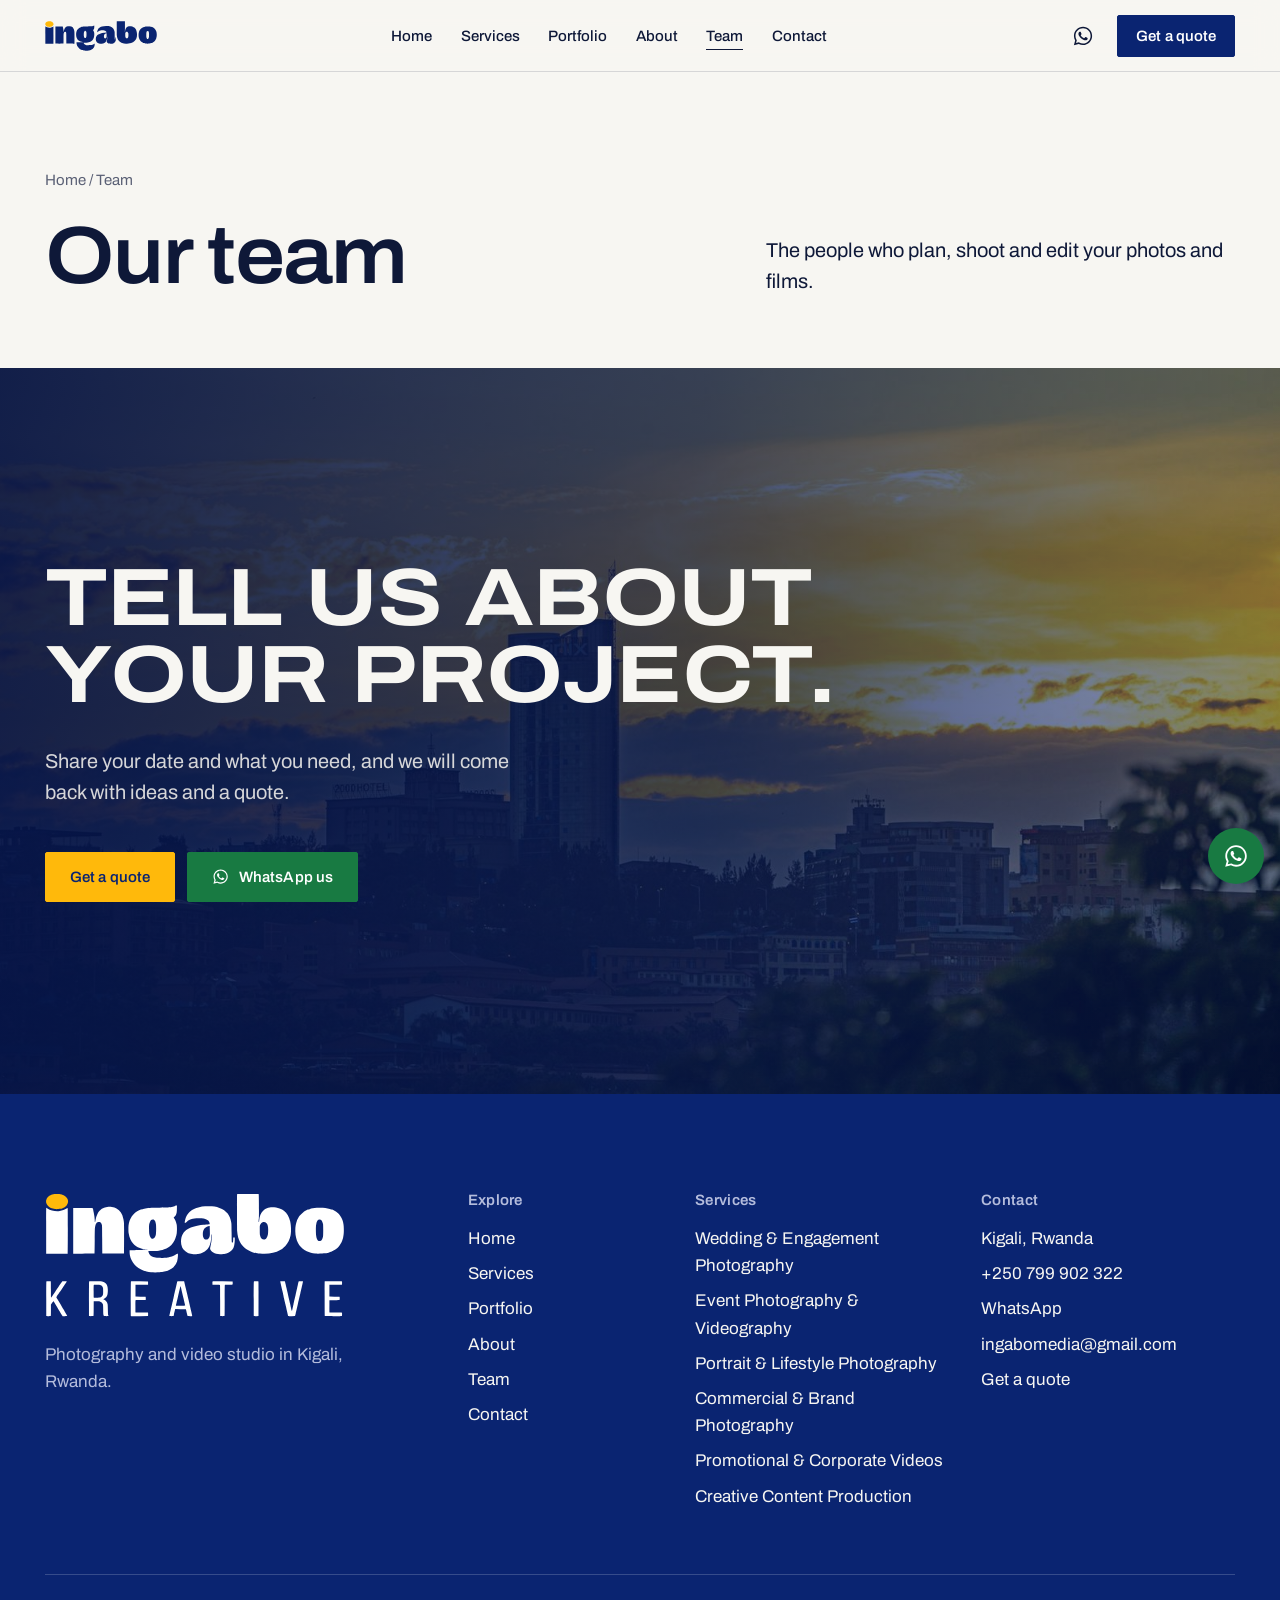
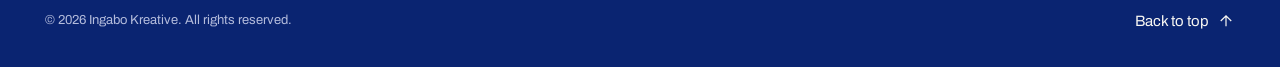
<file: team/index.html>
<!doctype html>
<html lang="en" class="no-js">
<head>
  <meta charset="utf-8">
  <meta name="viewport" content="width=device-width, initial-scale=1, viewport-fit=cover">
  <script>document.documentElement.classList.replace("no-js", "js")</script>
  <title>Our team | Ingabo Kreative</title>
  <meta name="description" content="Meet the photographers and filmmakers at Ingabo Kreative in Kigali, Rwanda.">
  <!-- Replace the domain in canonical / og:url / og:image when the site goes live -->
  <link rel="canonical" href="https://www.ingabocreative.com/team/">
  <meta property="og:type" content="website">
  <meta property="og:site_name" content="Ingabo Kreative">
  <meta property="og:title" content="Our team | Ingabo Kreative">
  <meta property="og:description" content="Meet the photographers and filmmakers at Ingabo Kreative in Kigali, Rwanda.">
  <meta property="og:url" content="https://www.ingabocreative.com/team/">
  <meta property="og:image" content="https://www.ingabocreative.com/assets/images/general/about-01.jpg">
  <meta name="twitter:card" content="summary_large_image">
  <meta name="theme-color" content="#0A2471">
  <link rel="icon" href="../favicon.svg" type="image/svg+xml">
  <link rel="icon" href="../assets/icons/favicon-32.png" sizes="32x32" type="image/png">
  <link rel="apple-touch-icon" href="../assets/icons/apple-touch-icon.png">
  <link rel="manifest" href="../site.webmanifest">
  <link rel="preload" href="../assets/fonts/archivo-var-latin.woff2" as="font" type="font/woff2" crossorigin>
  <link rel="stylesheet" href="../css/style.css">
  <link rel="stylesheet" href="../css/components.css">
  <!-- build:robots (scripts/build.js: noindex while the team list is empty) -->
  <meta name="robots" content="noindex">
  <!-- /build:robots -->
</head>
<body>
  <a class="skip-link" href="#main">Skip to content</a>

  <header class="site-header" data-header>
    <div class="container site-header__inner">
      <a class="logo" href="../" aria-label="Ingabo Kreative, home"><svg xmlns="http://www.w3.org/2000/svg" viewBox="105 424 870 233" aria-hidden="true" focusable="false"><path fill="currentColor" fill-rule="evenodd" d="M417.7 654.5C417 654.4 414.7 654.2 412.5 654C406.4 653.4 396 651.1 391.8 649.4C383.2 645.8 379.3 643.8 375 640.7C367.4 635.4 360.7 628 356.9 621C355.2 617.9 352.5 611.4 352 609.2C350.6 603.5 349.5 594.9 349.7 591.2L349.8 589.6L366.8 589.5C376.2 589.4 385.3 589.2 387.2 589C389 588.8 393.3 588.5 396.7 588.3C400.1 588.1 403 587.8 403.1 587.7C403.9 586.9 402.8 586.7 398.9 586.7C386.4 586.6 374.5 582.8 366.2 576C356.1 567.8 349.6 556.2 347.8 543C346.6 534.3 346.4 522 347.3 517.1C347.5 516.1 347.8 514.1 348 512.5C348.6 507.3 351.8 498.7 354.7 494.1C359 487.4 364.5 481.8 370.3 477.9C375.1 474.8 383 471.1 387 470C387.6 469.9 389 469.5 390 469.2C392.8 468.4 401.4 467.1 407.8 466.5C412.4 466.1 416.5 466 428.8 466.2C443.9 466.4 459.5 466 464.3 465.3C465.5 465.2 468.2 464.8 470.3 464.5C476.5 463.6 480.9 462.4 483.3 460.8C485.1 459.7 487.1 459.4 487.6 460.1C488.4 461 487.9 475.9 487 480C485.6 486.8 483.9 490.1 480.5 492.6C479.4 493.5 478.4 494.2 478.2 494.4C478 494.5 478.4 495.3 479.1 496.2C483 501.6 485.5 507.8 487.2 516C487.7 518.3 487.8 520.5 487.8 527.8C487.8 538.1 487.5 540.6 485 550.6C484.5 552.5 482 559 480.8 561.3C477 568.6 470.1 576.5 463.5 580.8C460.3 582.9 453.6 586.3 450.8 587.3C442.3 590.1 433.8 591.7 424.5 592.3C421.4 592.5 417.9 592.7 416.7 592.8C414.6 593 408.5 592.6 405.9 592.1C404.2 591.8 404.1 592.4 405.2 595.7C408.2 604.8 414.5 609.5 426.4 611.4C428.3 611.7 433 611.8 441.8 611.8C452.3 611.8 455.2 611.7 458.7 611.2C466.6 610.1 472.1 608.7 478.7 606.3C480.9 605.4 483.9 603.5 485.6 601.8C487.2 600.1 487.4 600 489 600C490.5 600 490.7 600.1 490.9 600.9C491.2 602.1 490.7 610.7 490.1 614.2C489.1 620.5 486.3 627.7 483.1 632.4C478.9 638.5 471.2 644.7 464.2 647.7C459 649.9 450.8 652.3 446 653C436.5 654.4 423.8 655 417.7 654.5ZM532 601.1C522.6 599.7 515.3 596.3 509.5 590.7C506.2 587.5 504.6 585.3 503.1 582.1C502.5 580.6 501.8 579.3 501.7 579C501.5 578.7 501.2 577.5 500.9 576.4C498 565.1 499.5 551.5 504.7 542.5C507.1 538.3 513 532.3 517.8 529.1C521.2 526.9 527.6 523.9 532.7 522.2C541.6 519.2 554.5 516.7 564.8 516C575.2 515.3 582.5 514.6 582.8 514.2C582.9 514 583 512.9 582.9 511.8C582.4 505.2 575.6 499.8 565 497.6C557 495.9 544.3 496 535 497.9C529.9 498.9 528 499.5 523.9 501.6C520 503.5 517.4 505.5 515.3 508.2C514.4 509.3 513.4 510.4 513.1 510.5C512.2 510.8 510.7 510.7 510.4 510.1C509.6 508.8 513 495.4 515 492.1C515.4 491.4 516 490.3 516.2 489.6C517.3 486.4 522.5 480 526.8 476.6C533.3 471.3 537.5 469.2 547.8 466.1C561.4 462 582.4 460.9 598.2 463.5C604.2 464.5 607.6 465.4 612 467C613.4 467.5 615.1 468.1 615.8 468.3C617.8 468.9 623.5 472.2 626.2 474.2C628.8 476.2 632.9 480.1 634.5 482.2C635.1 482.9 636.3 484.8 637.2 486.3C641.6 493.6 643.5 498.8 645.4 508.3C646.1 512 646.1 513.1 646.3 538C646.5 554.2 646.7 564.3 646.9 565.1C647.4 566.7 648.2 568 648.8 568C649.4 568 650.2 567.1 650.7 565.8C650.9 565.3 651.2 562 651.3 558.5L651.5 552.2L653.7 552.2L655.8 552.2L655.8 560.3C655.8 571.6 654.8 576.8 651.2 583.8C644.9 596.2 630.8 602.7 613.5 601.4C601.9 600.4 594.2 598 589.4 593.8C587.5 592.1 584.5 587.5 584.1 585.8C584 585 584.2 583.5 584.8 581.3C586 577 587.5 567.9 588 563.2C589.2 549.7 589.3 543.5 588.3 543.5C587.9 543.5 587.8 544.5 587.6 549.2C586.9 567.8 582.6 580.8 574.3 589C567.1 596.1 559.3 599.6 547.2 601.3C543.7 601.8 535.6 601.7 532 601.1ZM733.8 600C723.2 599.5 711.8 597.4 704.2 594.3C699.8 592.6 697.1 591.4 695 590.2C693.6 589.4 691.6 588.3 690.5 587.7C687.8 586.2 684.7 583.6 680.8 579.6C670 568.3 664.3 554.3 662.7 534.6C662.3 530 662.2 427.8 662.5 426.9C662.7 426.4 665.8 426.3 694.2 426.3C722 426.3 725.6 426.4 725.8 426.8C725.9 427.1 726 443 726 462.1C726 490.6 725.9 497.5 725.5 500.3C724.9 505 724.9 507.5 725.6 508.1C726.5 508.9 727 507.5 727 504.1C727 496.5 730.2 485.6 734 479.7C736.7 475.7 742 470.8 745.5 468.9C747.5 467.9 752.5 466.3 755.8 465.6C762.6 464.3 774.3 464.9 781.7 466.9C783.4 467.4 785.4 467.9 786 468C790 469 797.2 473.3 801.2 477.1C810.7 486.1 816.4 498.5 818.5 515C820.6 531.7 819.8 543.2 815.8 556C813.9 562 810.6 567.9 805.7 574.3C802.9 578 801.7 579.3 798.5 582C793 586.6 791.4 587.6 783.2 591.6C769.5 598.4 754.5 600.9 733.8 600ZM107.9 599.8C107.8 599.7 107.7 569.7 107.7 533.1C107.7 475.5 107.7 466.7 108.2 466.7C108.4 466.7 108.7 466.8 108.8 467C109.1 467.4 117.2 471.8 119.9 472.9C126.8 475.9 135.6 477.1 143.7 476.4C146 476.1 148.4 475.8 149 475.7C149.6 475.5 151.1 475.1 152.3 474.8C155.3 474.1 161.1 471.6 164.1 470C165.4 469.2 167 468.3 167.7 467.9C168.3 467.6 169.1 467 169.4 466.7C169.8 466.4 170.1 466.3 170.3 466.5C170.6 466.8 170.6 490.3 170.6 533.4L170.5 599.8L139.3 599.9C122.2 600 108 599.9 107.9 599.8ZM185.8 599.6C185.7 599.4 185.7 569.4 185.8 533L185.8 466.8L214.3 466.8L242.8 466.8L243.2 468.2C243.4 468.9 244.4 473.6 245.3 478.5C246.3 483.4 247.4 489.3 247.9 491.5C248.7 495 248.8 496.2 248.8 501.6C248.8 506.1 248.9 507.7 249.3 508.1C250 508.8 250.5 507.7 250.8 505.2C251.6 497.2 254.3 488.3 257.8 482.2C260.7 477.1 265.5 471.8 269.6 469.2C271.8 467.8 278.4 465.4 282 464.7C285.1 464 286.3 464 292.7 464.1C300.7 464.2 303.7 464.8 309.1 466.8C313.4 468.5 314.5 469.1 317.4 471.5C320.8 474.1 322.5 476.2 324.9 480C327.2 483.9 328.2 486.1 329.8 490.8C331.5 496.2 332.1 498.8 333.4 507.7C333.9 511.2 334.2 550.9 334 579.7L333.8 599.8L324.7 599.8C319.6 599.8 305.6 599.8 293.6 599.7C274.8 599.6 271.6 599.5 271.2 599.1C270.7 598.7 270.7 595.4 270.6 575.6C270.6 562.9 270.5 544.9 270.3 535.5C270.1 520 270 518.3 269.4 516.2C268.4 512.8 267.9 511.7 266.4 509.9C262.5 505.6 255.7 507.1 252.6 513.2C251.2 515.8 250.2 519.7 249.5 524.9C249.1 528.3 249 534.2 249 564.2C248.9 590.4 248.8 599.6 248.6 599.7C248.3 599.9 234.2 600 217.1 600C192.5 600 185.9 599.9 185.8 599.6ZM889 599.5C883 598.6 874.6 596.7 871.8 595.5C871.3 595.2 869.8 594.6 868.5 594.1C865.4 593 862 591.2 859.3 589.5C858 588.6 856.9 588 856.8 588C855.9 588 848.8 581.4 845.9 578C842.4 573.7 838.2 566.4 836.2 560.7C830.7 545.2 830.3 522.7 835.3 507.4C836.9 502.6 837.3 501.7 839.2 497.9C842.5 491.5 849 483.7 854.5 479.6C862.1 473.9 873.8 469 882.1 468C883.7 467.8 885.7 467.5 886.6 467.4C893 466.2 911.8 466.1 919.3 467.1C929.8 468.6 932.3 469.2 937.8 471.4C945.5 474.5 951.7 478.4 957 483.7C970.6 497.1 975.3 516.3 972.2 545.2C970.9 556.5 966.6 567.9 960.4 576.2C958.1 579.1 953.5 583.8 950.7 586C948.3 587.8 941.7 592 941.2 592C941.1 592 940.1 592.4 938.9 593C935.6 594.4 935 594.7 931.5 595.8C926.5 597.4 921.7 598.5 915.3 599.4C910.8 600 893.2 600.1 889 599.5ZM904.9 563.3C909.1 561.4 911.3 556.8 912.5 546.8C913 543.5 913.1 539.8 913.1 531.3C913.1 521.6 913 519.6 912.4 515.8C911.2 508.7 910 505.5 907.7 503.1C905.9 501.3 904.8 500.9 902.3 500.9C899 500.9 896.9 502.4 895.1 506.2C893.9 508.6 893.2 510.8 892.5 515.3C891.6 520.4 891.5 542 892.4 547.5C894.2 558.5 897.4 563.6 902.4 563.6C903.3 563.7 904.4 563.5 904.9 563.3ZM576.3 558.3C578 557.5 580.6 554.9 581.6 553C583.6 548.9 583.9 544.7 583.4 529.1C583.2 521.8 583 519.5 582.7 519.4C581.7 518.7 575.2 521.1 571.7 523.5C566.7 526.8 564.5 530.5 563.3 537.5C562.3 543.6 562.8 549.7 564.7 553.3C567.1 558 572.1 560.2 576.3 558.3ZM745.1 557.4C749.1 554.9 751.3 550.2 752.5 541.8C753.3 536.1 753.1 521.9 752.1 518.7C751.3 516 749.1 512.1 747.5 510.7C743.6 507.3 738.8 507.1 734.4 509.9C732.2 511.3 731.7 512.1 729.9 515.6L728.5 518.5L728.5 530.5C728.5 540.7 728.6 542.9 729.1 545.3C730 549.8 731.5 553.5 732.9 555.1C734 556.3 736.3 557.7 737.8 558C740 558.5 743.8 558.2 745.1 557.4ZM420.7 555.3C422.9 554.2 424.8 551.2 425.8 547.2C427 542.8 427.2 539.9 427.2 527.8C427.2 515.4 426.9 512.7 425.5 508.4C424.3 504.8 422 501.8 419.9 501C417.4 500.1 414.1 500.9 411.9 502.9C410.7 504 408.5 508.6 407.8 511.3C405.8 519.4 405.8 535.8 407.7 544.3C408.4 547.2 410.3 551.7 411.6 553.2C414 556.2 417.4 557 420.7 555.3Z"/><path fill="#FFB90B" d="M130.5 469.5C129.2 469.3 127.6 468.9 127 468.6C126.3 468.3 125.2 468 124.5 467.9C123 467.6 118.8 465.6 116.6 464.1C114.2 462.4 111.7 460 110.1 457.8C108.9 456.1 108.4 454.9 107.8 452.6C106.8 448.7 106.8 447.2 107.9 443.4C108.9 439.7 110.5 437.2 113.8 434.4C117.4 431.1 120.8 429.3 126.2 427.6C135.6 424.5 148.7 425.3 156.8 429.4C157.9 429.9 158.9 430.3 159 430.3C159.2 430.3 160.3 431 161.6 431.9C168 436.3 170.9 440.9 171.2 447.5C171.4 450.2 171.3 450.8 170.5 453.1C169.3 456.6 167.9 458.7 165.1 461.4C161.9 464.3 157.7 466.8 153.9 467.9C153 468.2 151.1 468.7 149.8 469.1C147.9 469.6 146.3 469.8 140.2 469.9C135 469.9 132.1 469.8 130.5 469.5Z"/></svg></a>
      <nav class="site-nav" aria-label="Main">
        <ul class="site-nav__list">
          <li><a class="site-nav__link" href="../">Home</a></li>
          <li><a class="site-nav__link" href="../services/">Services</a></li>
          <li><a class="site-nav__link" href="../portfolio/">Portfolio</a></li>
          <li><a class="site-nav__link" href="../about/">About</a></li>
          <li><a class="site-nav__link" href="../team/" aria-current="page">Team</a></li>
          <li><a class="site-nav__link" href="../contact/">Contact</a></li>
        </ul>
      </nav>
      <div class="site-header__actions">
        <a class="icon-btn" href="https://wa.me/250799902322?text=Hello%20Ingabo%20Kreative%2C%20I%27d%20like%20to%20talk%20about%20a%20project." data-wa target="_blank" rel="noopener" aria-label="WhatsApp us (opens WhatsApp)"><svg viewBox="0 0 24 24" aria-hidden="true" focusable="false"><path fill="currentColor" d="M12.04 2C6.58 2 2.13 6.45 2.13 11.91c0 1.75.46 3.45 1.32 4.95L2.05 22l5.25-1.38a9.9 9.9 0 0 0 4.74 1.21c5.46 0 9.91-4.45 9.91-9.91S17.5 2 12.04 2Zm0 18.15c-1.48 0-2.93-.4-4.2-1.15l-.3-.18-3.12.82.83-3.04-.2-.31a8.2 8.2 0 0 1-1.26-4.38c0-4.54 3.7-8.24 8.25-8.24 4.54 0 8.24 3.7 8.24 8.24 0 4.55-3.7 8.24-8.24 8.24Zm4.52-6.16c-.25-.12-1.47-.72-1.69-.81-.23-.08-.39-.12-.56.13-.16.24-.64.8-.78.97-.14.16-.29.18-.54.06-.25-.12-1.05-.39-1.99-1.23-.74-.66-1.23-1.47-1.38-1.72-.14-.25-.01-.38.11-.5.11-.11.25-.29.37-.43.13-.15.17-.25.25-.42.08-.16.04-.31-.02-.43-.06-.12-.56-1.34-.76-1.84-.2-.48-.41-.42-.56-.43h-.48c-.17 0-.43.06-.66.31-.22.25-.86.85-.86 2.07 0 1.22.89 2.4 1.01 2.56.12.17 1.75 2.67 4.23 3.74.59.26 1.05.41 1.41.52.59.19 1.13.16 1.56.1.48-.07 1.47-.6 1.67-1.18.21-.58.21-1.07.15-1.18-.06-.11-.22-.17-.47-.29Z"/></svg></a>
        <a class="btn btn--sm site-header__cta" href="../contact/">Get a quote</a>
        <button type="button" class="menu-toggle" data-menu-toggle aria-expanded="false" aria-controls="mobile-menu">
          <span class="menu-toggle__bars"></span>
          <span class="visually-hidden">Menu</span>
        </button>
      </div>
    </div>
  </header>

  <div class="mobile-menu" id="mobile-menu" data-mobile-menu role="dialog" aria-modal="true" aria-label="Site menu" hidden>
    <div class="mobile-menu__top">
      <a class="logo" href="../" aria-label="Ingabo Kreative, home"><svg xmlns="http://www.w3.org/2000/svg" viewBox="105 424 870 233" aria-hidden="true" focusable="false"><path fill="currentColor" fill-rule="evenodd" d="M417.7 654.5C417 654.4 414.7 654.2 412.5 654C406.4 653.4 396 651.1 391.8 649.4C383.2 645.8 379.3 643.8 375 640.7C367.4 635.4 360.7 628 356.9 621C355.2 617.9 352.5 611.4 352 609.2C350.6 603.5 349.5 594.9 349.7 591.2L349.8 589.6L366.8 589.5C376.2 589.4 385.3 589.2 387.2 589C389 588.8 393.3 588.5 396.7 588.3C400.1 588.1 403 587.8 403.1 587.7C403.9 586.9 402.8 586.7 398.9 586.7C386.4 586.6 374.5 582.8 366.2 576C356.1 567.8 349.6 556.2 347.8 543C346.6 534.3 346.4 522 347.3 517.1C347.5 516.1 347.8 514.1 348 512.5C348.6 507.3 351.8 498.7 354.7 494.1C359 487.4 364.5 481.8 370.3 477.9C375.1 474.8 383 471.1 387 470C387.6 469.9 389 469.5 390 469.2C392.8 468.4 401.4 467.1 407.8 466.5C412.4 466.1 416.5 466 428.8 466.2C443.9 466.4 459.5 466 464.3 465.3C465.5 465.2 468.2 464.8 470.3 464.5C476.5 463.6 480.9 462.4 483.3 460.8C485.1 459.7 487.1 459.4 487.6 460.1C488.4 461 487.9 475.9 487 480C485.6 486.8 483.9 490.1 480.5 492.6C479.4 493.5 478.4 494.2 478.2 494.4C478 494.5 478.4 495.3 479.1 496.2C483 501.6 485.5 507.8 487.2 516C487.7 518.3 487.8 520.5 487.8 527.8C487.8 538.1 487.5 540.6 485 550.6C484.5 552.5 482 559 480.8 561.3C477 568.6 470.1 576.5 463.5 580.8C460.3 582.9 453.6 586.3 450.8 587.3C442.3 590.1 433.8 591.7 424.5 592.3C421.4 592.5 417.9 592.7 416.7 592.8C414.6 593 408.5 592.6 405.9 592.1C404.2 591.8 404.1 592.4 405.2 595.7C408.2 604.8 414.5 609.5 426.4 611.4C428.3 611.7 433 611.8 441.8 611.8C452.3 611.8 455.2 611.7 458.7 611.2C466.6 610.1 472.1 608.7 478.7 606.3C480.9 605.4 483.9 603.5 485.6 601.8C487.2 600.1 487.4 600 489 600C490.5 600 490.7 600.1 490.9 600.9C491.2 602.1 490.7 610.7 490.1 614.2C489.1 620.5 486.3 627.7 483.1 632.4C478.9 638.5 471.2 644.7 464.2 647.7C459 649.9 450.8 652.3 446 653C436.5 654.4 423.8 655 417.7 654.5ZM532 601.1C522.6 599.7 515.3 596.3 509.5 590.7C506.2 587.5 504.6 585.3 503.1 582.1C502.5 580.6 501.8 579.3 501.7 579C501.5 578.7 501.2 577.5 500.9 576.4C498 565.1 499.5 551.5 504.7 542.5C507.1 538.3 513 532.3 517.8 529.1C521.2 526.9 527.6 523.9 532.7 522.2C541.6 519.2 554.5 516.7 564.8 516C575.2 515.3 582.5 514.6 582.8 514.2C582.9 514 583 512.9 582.9 511.8C582.4 505.2 575.6 499.8 565 497.6C557 495.9 544.3 496 535 497.9C529.9 498.9 528 499.5 523.9 501.6C520 503.5 517.4 505.5 515.3 508.2C514.4 509.3 513.4 510.4 513.1 510.5C512.2 510.8 510.7 510.7 510.4 510.1C509.6 508.8 513 495.4 515 492.1C515.4 491.4 516 490.3 516.2 489.6C517.3 486.4 522.5 480 526.8 476.6C533.3 471.3 537.5 469.2 547.8 466.1C561.4 462 582.4 460.9 598.2 463.5C604.2 464.5 607.6 465.4 612 467C613.4 467.5 615.1 468.1 615.8 468.3C617.8 468.9 623.5 472.2 626.2 474.2C628.8 476.2 632.9 480.1 634.5 482.2C635.1 482.9 636.3 484.8 637.2 486.3C641.6 493.6 643.5 498.8 645.4 508.3C646.1 512 646.1 513.1 646.3 538C646.5 554.2 646.7 564.3 646.9 565.1C647.4 566.7 648.2 568 648.8 568C649.4 568 650.2 567.1 650.7 565.8C650.9 565.3 651.2 562 651.3 558.5L651.5 552.2L653.7 552.2L655.8 552.2L655.8 560.3C655.8 571.6 654.8 576.8 651.2 583.8C644.9 596.2 630.8 602.7 613.5 601.4C601.9 600.4 594.2 598 589.4 593.8C587.5 592.1 584.5 587.5 584.1 585.8C584 585 584.2 583.5 584.8 581.3C586 577 587.5 567.9 588 563.2C589.2 549.7 589.3 543.5 588.3 543.5C587.9 543.5 587.8 544.5 587.6 549.2C586.9 567.8 582.6 580.8 574.3 589C567.1 596.1 559.3 599.6 547.2 601.3C543.7 601.8 535.6 601.7 532 601.1ZM733.8 600C723.2 599.5 711.8 597.4 704.2 594.3C699.8 592.6 697.1 591.4 695 590.2C693.6 589.4 691.6 588.3 690.5 587.7C687.8 586.2 684.7 583.6 680.8 579.6C670 568.3 664.3 554.3 662.7 534.6C662.3 530 662.2 427.8 662.5 426.9C662.7 426.4 665.8 426.3 694.2 426.3C722 426.3 725.6 426.4 725.8 426.8C725.9 427.1 726 443 726 462.1C726 490.6 725.9 497.5 725.5 500.3C724.9 505 724.9 507.5 725.6 508.1C726.5 508.9 727 507.5 727 504.1C727 496.5 730.2 485.6 734 479.7C736.7 475.7 742 470.8 745.5 468.9C747.5 467.9 752.5 466.3 755.8 465.6C762.6 464.3 774.3 464.9 781.7 466.9C783.4 467.4 785.4 467.9 786 468C790 469 797.2 473.3 801.2 477.1C810.7 486.1 816.4 498.5 818.5 515C820.6 531.7 819.8 543.2 815.8 556C813.9 562 810.6 567.9 805.7 574.3C802.9 578 801.7 579.3 798.5 582C793 586.6 791.4 587.6 783.2 591.6C769.5 598.4 754.5 600.9 733.8 600ZM107.9 599.8C107.8 599.7 107.7 569.7 107.7 533.1C107.7 475.5 107.7 466.7 108.2 466.7C108.4 466.7 108.7 466.8 108.8 467C109.1 467.4 117.2 471.8 119.9 472.9C126.8 475.9 135.6 477.1 143.7 476.4C146 476.1 148.4 475.8 149 475.7C149.6 475.5 151.1 475.1 152.3 474.8C155.3 474.1 161.1 471.6 164.1 470C165.4 469.2 167 468.3 167.7 467.9C168.3 467.6 169.1 467 169.4 466.7C169.8 466.4 170.1 466.3 170.3 466.5C170.6 466.8 170.6 490.3 170.6 533.4L170.5 599.8L139.3 599.9C122.2 600 108 599.9 107.9 599.8ZM185.8 599.6C185.7 599.4 185.7 569.4 185.8 533L185.8 466.8L214.3 466.8L242.8 466.8L243.2 468.2C243.4 468.9 244.4 473.6 245.3 478.5C246.3 483.4 247.4 489.3 247.9 491.5C248.7 495 248.8 496.2 248.8 501.6C248.8 506.1 248.9 507.7 249.3 508.1C250 508.8 250.5 507.7 250.8 505.2C251.6 497.2 254.3 488.3 257.8 482.2C260.7 477.1 265.5 471.8 269.6 469.2C271.8 467.8 278.4 465.4 282 464.7C285.1 464 286.3 464 292.7 464.1C300.7 464.2 303.7 464.8 309.1 466.8C313.4 468.5 314.5 469.1 317.4 471.5C320.8 474.1 322.5 476.2 324.9 480C327.2 483.9 328.2 486.1 329.8 490.8C331.5 496.2 332.1 498.8 333.4 507.7C333.9 511.2 334.2 550.9 334 579.7L333.8 599.8L324.7 599.8C319.6 599.8 305.6 599.8 293.6 599.7C274.8 599.6 271.6 599.5 271.2 599.1C270.7 598.7 270.7 595.4 270.6 575.6C270.6 562.9 270.5 544.9 270.3 535.5C270.1 520 270 518.3 269.4 516.2C268.4 512.8 267.9 511.7 266.4 509.9C262.5 505.6 255.7 507.1 252.6 513.2C251.2 515.8 250.2 519.7 249.5 524.9C249.1 528.3 249 534.2 249 564.2C248.9 590.4 248.8 599.6 248.6 599.7C248.3 599.9 234.2 600 217.1 600C192.5 600 185.9 599.9 185.8 599.6ZM889 599.5C883 598.6 874.6 596.7 871.8 595.5C871.3 595.2 869.8 594.6 868.5 594.1C865.4 593 862 591.2 859.3 589.5C858 588.6 856.9 588 856.8 588C855.9 588 848.8 581.4 845.9 578C842.4 573.7 838.2 566.4 836.2 560.7C830.7 545.2 830.3 522.7 835.3 507.4C836.9 502.6 837.3 501.7 839.2 497.9C842.5 491.5 849 483.7 854.5 479.6C862.1 473.9 873.8 469 882.1 468C883.7 467.8 885.7 467.5 886.6 467.4C893 466.2 911.8 466.1 919.3 467.1C929.8 468.6 932.3 469.2 937.8 471.4C945.5 474.5 951.7 478.4 957 483.7C970.6 497.1 975.3 516.3 972.2 545.2C970.9 556.5 966.6 567.9 960.4 576.2C958.1 579.1 953.5 583.8 950.7 586C948.3 587.8 941.7 592 941.2 592C941.1 592 940.1 592.4 938.9 593C935.6 594.4 935 594.7 931.5 595.8C926.5 597.4 921.7 598.5 915.3 599.4C910.8 600 893.2 600.1 889 599.5ZM904.9 563.3C909.1 561.4 911.3 556.8 912.5 546.8C913 543.5 913.1 539.8 913.1 531.3C913.1 521.6 913 519.6 912.4 515.8C911.2 508.7 910 505.5 907.7 503.1C905.9 501.3 904.8 500.9 902.3 500.9C899 500.9 896.9 502.4 895.1 506.2C893.9 508.6 893.2 510.8 892.5 515.3C891.6 520.4 891.5 542 892.4 547.5C894.2 558.5 897.4 563.6 902.4 563.6C903.3 563.7 904.4 563.5 904.9 563.3ZM576.3 558.3C578 557.5 580.6 554.9 581.6 553C583.6 548.9 583.9 544.7 583.4 529.1C583.2 521.8 583 519.5 582.7 519.4C581.7 518.7 575.2 521.1 571.7 523.5C566.7 526.8 564.5 530.5 563.3 537.5C562.3 543.6 562.8 549.7 564.7 553.3C567.1 558 572.1 560.2 576.3 558.3ZM745.1 557.4C749.1 554.9 751.3 550.2 752.5 541.8C753.3 536.1 753.1 521.9 752.1 518.7C751.3 516 749.1 512.1 747.5 510.7C743.6 507.3 738.8 507.1 734.4 509.9C732.2 511.3 731.7 512.1 729.9 515.6L728.5 518.5L728.5 530.5C728.5 540.7 728.6 542.9 729.1 545.3C730 549.8 731.5 553.5 732.9 555.1C734 556.3 736.3 557.7 737.8 558C740 558.5 743.8 558.2 745.1 557.4ZM420.7 555.3C422.9 554.2 424.8 551.2 425.8 547.2C427 542.8 427.2 539.9 427.2 527.8C427.2 515.4 426.9 512.7 425.5 508.4C424.3 504.8 422 501.8 419.9 501C417.4 500.1 414.1 500.9 411.9 502.9C410.7 504 408.5 508.6 407.8 511.3C405.8 519.4 405.8 535.8 407.7 544.3C408.4 547.2 410.3 551.7 411.6 553.2C414 556.2 417.4 557 420.7 555.3Z"/><path fill="#FFB90B" d="M130.5 469.5C129.2 469.3 127.6 468.9 127 468.6C126.3 468.3 125.2 468 124.5 467.9C123 467.6 118.8 465.6 116.6 464.1C114.2 462.4 111.7 460 110.1 457.8C108.9 456.1 108.4 454.9 107.8 452.6C106.8 448.7 106.8 447.2 107.9 443.4C108.9 439.7 110.5 437.2 113.8 434.4C117.4 431.1 120.8 429.3 126.2 427.6C135.6 424.5 148.7 425.3 156.8 429.4C157.9 429.9 158.9 430.3 159 430.3C159.2 430.3 160.3 431 161.6 431.9C168 436.3 170.9 440.9 171.2 447.5C171.4 450.2 171.3 450.8 170.5 453.1C169.3 456.6 167.9 458.7 165.1 461.4C161.9 464.3 157.7 466.8 153.9 467.9C153 468.2 151.1 468.7 149.8 469.1C147.9 469.6 146.3 469.8 140.2 469.9C135 469.9 132.1 469.8 130.5 469.5Z"/></svg></a>
      <button type="button" class="icon-btn" data-menu-close aria-label="Close menu"><svg viewBox="0 0 24 24" fill="none" stroke="currentColor" stroke-width="1.6" aria-hidden="true" focusable="false"><path d="M6 6l12 12M18 6L6 18"/></svg></button>
    </div>
    <ul class="mobile-menu__list">
      <li><a class="mobile-menu__link" href="../">Home</a></li>
      <li><a class="mobile-menu__link" href="../services/">Services</a></li>
      <li><a class="mobile-menu__link" href="../portfolio/">Portfolio</a></li>
      <li><a class="mobile-menu__link" href="../about/">About</a></li>
      <li><a class="mobile-menu__link" href="../team/" aria-current="page">Team</a></li>
      <li><a class="mobile-menu__link" href="../contact/">Contact</a></li>
    </ul>
    <div class="mobile-menu__foot">
      <a class="btn btn--accent btn--block" href="../contact/">Get a quote</a>
      <a class="btn btn--whatsapp btn--block" href="https://wa.me/250799902322?text=Hello%20Ingabo%20Kreative%2C%20I%27d%20like%20to%20talk%20about%20a%20project." data-wa target="_blank" rel="noopener"><svg viewBox="0 0 24 24" aria-hidden="true" focusable="false"><path fill="currentColor" d="M12.04 2C6.58 2 2.13 6.45 2.13 11.91c0 1.75.46 3.45 1.32 4.95L2.05 22l5.25-1.38a9.9 9.9 0 0 0 4.74 1.21c5.46 0 9.91-4.45 9.91-9.91S17.5 2 12.04 2Zm0 18.15c-1.48 0-2.93-.4-4.2-1.15l-.3-.18-3.12.82.83-3.04-.2-.31a8.2 8.2 0 0 1-1.26-4.38c0-4.54 3.7-8.24 8.25-8.24 4.54 0 8.24 3.7 8.24 8.24 0 4.55-3.7 8.24-8.24 8.24Zm4.52-6.16c-.25-.12-1.47-.72-1.69-.81-.23-.08-.39-.12-.56.13-.16.24-.64.8-.78.97-.14.16-.29.18-.54.06-.25-.12-1.05-.39-1.99-1.23-.74-.66-1.23-1.47-1.38-1.72-.14-.25-.01-.38.11-.5.11-.11.25-.29.37-.43.13-.15.17-.25.25-.42.08-.16.04-.31-.02-.43-.06-.12-.56-1.34-.76-1.84-.2-.48-.41-.42-.56-.43h-.48c-.17 0-.43.06-.66.31-.22.25-.86.85-.86 2.07 0 1.22.89 2.4 1.01 2.56.12.17 1.75 2.67 4.23 3.74.59.26 1.05.41 1.41.52.59.19 1.13.16 1.56.1.48-.07 1.47-.6 1.67-1.18.21-.58.21-1.07.15-1.18-.06-.11-.22-.17-.47-.29Z"/></svg>WhatsApp us</a>
      <p class="caption"><span data-config-text="location">Kigali, Rwanda</span></p>
    </div>
  </div>

  <main id="main" tabindex="-1">
    <section class="page-hero" aria-labelledby="page-title">
      <div class="container">
        <div class="page-hero__inner">
          <div class="stack" style="--stack: var(--s-5)">
            <p class="page-hero__crumb"><a href="../">Home</a> / Team</p>
            <h1 id="page-title">Our team</h1>
          </div>
          <p class="lead">The people who plan, shoot and edit your photos and films.</p>
        </div>
      </div>
    </section>
    <!-- build:team (generated from js/data.js by scripts/build.js) -->
    <!-- /build:team -->

    <section class="final-cta on-dark" aria-labelledby="cta-title">
      <div class="final-cta__bg"><img src="../assets/images/general/kigali-skyline.jpg" alt="" width="1600" height="900" loading="lazy" decoding="async"></div>
      <div class="container final-cta__inner">
        <h2 class="display display--section" id="cta-title">Tell us about your project.</h2>
        <p class="lead">Share your date and what you need, and we will come back with ideas and a quote.</p>
        <div class="final-cta__actions">
          <a class="btn btn--accent" href="../contact/">Get a quote</a>
          <a class="btn btn--whatsapp" href="https://wa.me/250799902322?text=Hello%20Ingabo%20Kreative%2C%20I%27d%20like%20to%20talk%20about%20a%20project." data-wa target="_blank" rel="noopener"><svg viewBox="0 0 24 24" aria-hidden="true" focusable="false"><path fill="currentColor" d="M12.04 2C6.58 2 2.13 6.45 2.13 11.91c0 1.75.46 3.45 1.32 4.95L2.05 22l5.25-1.38a9.9 9.9 0 0 0 4.74 1.21c5.46 0 9.91-4.45 9.91-9.91S17.5 2 12.04 2Zm0 18.15c-1.48 0-2.93-.4-4.2-1.15l-.3-.18-3.12.82.83-3.04-.2-.31a8.2 8.2 0 0 1-1.26-4.38c0-4.54 3.7-8.24 8.25-8.24 4.54 0 8.24 3.7 8.24 8.24 0 4.55-3.7 8.24-8.24 8.24Zm4.52-6.16c-.25-.12-1.47-.72-1.69-.81-.23-.08-.39-.12-.56.13-.16.24-.64.8-.78.97-.14.16-.29.18-.54.06-.25-.12-1.05-.39-1.99-1.23-.74-.66-1.23-1.47-1.38-1.72-.14-.25-.01-.38.11-.5.11-.11.25-.29.37-.43.13-.15.17-.25.25-.42.08-.16.04-.31-.02-.43-.06-.12-.56-1.34-.76-1.84-.2-.48-.41-.42-.56-.43h-.48c-.17 0-.43.06-.66.31-.22.25-.86.85-.86 2.07 0 1.22.89 2.4 1.01 2.56.12.17 1.75 2.67 4.23 3.74.59.26 1.05.41 1.41.52.59.19 1.13.16 1.56.1.48-.07 1.47-.6 1.67-1.18.21-.58.21-1.07.15-1.18-.06-.11-.22-.17-.47-.29Z"/></svg>WhatsApp us</a>
        </div>
      </div>
    </section>

  </main>

  <footer class="site-footer">
    <div class="container">
      <div class="footer-grid">
        <div class="footer-brand">
          <a class="logo logo--lockup" href="../" aria-label="Ingabo Kreative, home"><svg xmlns="http://www.w3.org/2000/svg" viewBox="181 380 722 299" aria-hidden="true" focusable="false"><path fill="currentColor" fill-rule="evenodd" d="M184.2 676.8C184.1 676.7 184 657.8 184 635C184 602.1 184.1 593.3 184.4 593.1C184.7 593 187.1 592.8 189.8 592.8C194.1 592.8 194.8 592.9 195 593.4C195.2 593.7 195.3 602.3 195.3 613C195.3 630.7 195.4 632 195.9 631.9C196.2 631.9 196.8 631.2 197.3 630.4C197.8 629.7 199.4 627.1 201 624.8C202.6 622.4 205.3 618.4 207 615.8C216.5 601.5 222 593.4 222.4 593.1C222.8 592.8 232.1 592.7 232.9 593C233.2 593 233.3 593.2 233.3 593.4C233.3 593.6 232.1 595.7 230.5 598C229 600.3 226.3 604.3 224.5 607C222.8 609.7 218.8 615.6 215.6 620.2C212.5 624.8 209.6 629.1 209.1 629.9L208.3 631.3L209.2 632.9C209.7 633.8 210.6 635.2 211.2 636.2C211.8 637.1 213.7 640.4 215.5 643.5C220.9 652.8 224.4 658.7 225.5 660.5C226.1 661.4 227 663.1 227.6 664.2C228.1 665.3 229.9 668.5 231.6 671.3C233.3 674.1 234.6 676.6 234.5 676.7C234.4 676.9 231.9 677 229 677C224.2 677 223.6 676.9 223.1 676.4C222.4 675.6 204 645.2 204 644.9C204 644.4 201.7 641 201.4 641C201.2 641 200.2 642.2 199.1 643.6C198.1 645 196.8 646.7 196.3 647.4L195.3 648.6L195.3 662.4C195.3 672.7 195.2 676.3 194.9 676.6C194.5 677 184.6 677.2 184.2 676.8ZM287.2 676.8C286.9 676.4 287 593.4 287.3 593.2C287.5 593.1 293.9 593 301.6 593C314.4 593 315.8 593 318.7 593.6C322.4 594.5 325.5 596.1 327.8 598.4C330.7 601.5 331.9 604.7 332.4 611.2C332.8 616.8 332.3 623.2 331.3 626.1C330 630.1 327.2 633.2 323.5 635C322.7 635.4 321.9 635.9 321.8 636C321.7 636.2 322.7 636.9 324 637.5C328.2 639.7 330.5 642.7 331.9 647.5C332.3 649.1 332.5 651.9 332.6 661.3C332.9 672.5 332.9 673.3 333.6 674.8C334 675.7 334.2 676.5 334.1 676.7C333.9 677.1 324 677.1 323.5 676.7C322.9 676.4 322.1 674.6 321.7 672.7C321.5 671.7 321.3 667.3 321.3 661.8C321.3 653.1 321 648.6 320.3 647.9C320.1 647.7 320 647.3 320 647C320 646.1 316.9 643.2 315.4 642.6C312.4 641.3 311.2 641.2 304.8 641.2L298.5 641.2L298.4 658.8C298.4 672.4 298.2 676.5 297.9 676.7C297.4 677 287.5 677.1 287.2 676.8ZM388 676.4C387.5 675.5 387.7 593.5 388.2 593.1C388.4 593 397.7 592.9 409 593L429.5 593.2L429.5 597.2L429.5 601.2L414.3 601.3L399.2 601.5L399.2 615.7L399.2 629.8L411.1 629.9C419.3 630 423.2 630.1 423.6 630.4C424 630.8 424.2 636.7 423.8 637.8C423.6 638.3 422.2 638.3 411.7 638.3C402.9 638.3 399.7 638.4 399.4 638.7C399.1 639 399 642.8 399 653.4C399 667.6 399 667.6 399.7 668C400.2 668.3 404.5 668.4 414.6 668.3C422.4 668.3 429 668.3 429.3 668.3C429.6 668.3 429.7 669.3 429.6 672.6L429.5 676.8L408.9 676.9C388.8 677 388.4 677 388 676.4ZM481.1 676.7C480.7 676.5 480.7 675.9 481.3 673.5C482.4 668.9 483.2 665.3 483.7 663.3C483.9 662.3 484.3 660.8 484.5 659.8C484.8 658.9 485.4 656.1 486 653.7C486.6 651.2 487.5 647.4 488 645.2C488.5 643 489.2 640.2 489.5 639C489.7 637.8 490.4 635.2 490.8 633.2C491.3 631.1 491.9 628.3 492.2 626.8C492.4 625.4 493.1 622.3 493.7 620C494.2 617.7 494.9 614.9 495.1 613.8C495.4 612.7 496.3 608.8 497.2 605.2C498 601.5 498.9 597.5 499.2 596.4C499.9 593.1 500 593 502.4 593C515.6 592.9 516.1 592.9 516.6 593.5C516.8 593.9 517 594.4 517 594.6C517 594.9 517.5 597 518 599.3C520.2 608.5 521.8 615.1 523.5 622.5C523.8 623.6 524.4 626.4 525 628.7C525.5 631 526.3 634.2 526.6 635.8C527 637.5 527.5 639.4 527.7 640C527.8 640.6 528.2 642.3 528.5 643.7C528.8 645 529.5 648 530 650.2C530.5 652.4 531 654.5 531.1 655C531.2 655.5 531.5 656.7 531.8 657.8C532 658.9 532.5 660.9 532.8 662.2C533.1 663.5 533.6 665.3 533.8 666.3C535.4 673.1 536 676.1 535.9 676.5C535.7 676.9 534.7 677 530.6 677C527.8 677 525.3 676.9 525 676.7C524.8 676.5 524.4 675.5 524.1 674.3C523.9 673.1 523.4 671.3 523.2 670.3C523 669.3 522.5 667.5 522.2 666.2C521.9 664.9 521.5 663 521.2 662L520.8 660.2L507.9 660.1L495 660L494.5 661.8C493.7 664.9 492.3 670.8 491.8 673.6C491.6 675.2 491.1 676.6 490.9 676.7C490.4 677.1 481.6 677.1 481.1 676.7ZM603.5 676.7C603.4 676.5 603.3 659.8 603.3 639.4C603.3 610.9 603.2 602.3 602.9 601.9C602.5 601.4 601.4 601.3 593.7 601.2L584.8 601.2L584.7 597.3C584.7 594.5 584.8 593.4 585.1 593.1C585.3 593 595.6 592.9 609.5 593L633.5 593.2L633.6 596.8C633.7 599.2 633.6 600.6 633.3 600.9C633 601.2 631.2 601.3 624 601.3C617.5 601.3 615 601.4 614.7 601.7C614.4 602 614.3 610.9 614.3 639.4C614.3 673 614.3 676.6 613.8 676.8C613 677.1 603.7 677 603.5 676.7ZM684.9 676.6C684.4 676.3 684.3 674 684.3 634.8C684.3 595.7 684.4 593.3 684.9 593.1C685.7 592.6 695.2 592.8 695.6 593.2C695.9 593.4 696 606.6 695.9 635.2L695.8 676.8L690.7 676.9C687.6 677 685.3 676.9 684.9 676.6ZM767.4 676.6C767.1 676.2 766.9 675 765.5 669.1C765.2 667.9 764.8 666.1 764.5 664.9C762.8 657.7 762.3 655.5 761.7 652.7C761.3 650.9 760.8 649 760.7 648.3C760.5 647.7 759.9 645.2 759.4 642.8C758.8 640.5 757.9 636.5 757.4 634.2C756.8 631.8 756.2 628.9 756 627.6C755.8 626.5 755.3 624 754.9 622.1C754 618.4 752.6 612.8 750.6 604.2C748.8 596 748.7 595.7 748.5 594.3L748.2 593L753.2 592.9C759.4 592.8 759.6 592.9 759.8 594C760 595 760.7 598.2 761.5 601.3C761.8 602.5 762.4 605.5 763 608C763.6 610.5 764.3 613.4 764.5 614.6C764.8 615.7 765.2 617.6 765.5 618.8C765.7 619.9 766.2 621.8 766.5 623C766.7 624.2 767.2 626.2 767.5 627.5C767.8 628.8 768.5 631.8 769 634.2C769.6 636.5 770.2 639.2 770.4 640C770.5 640.8 771.1 643.4 771.7 645.7C772.2 648 773.2 652.2 773.8 655.2C775.5 662.8 775.9 663.8 776.4 663.8C776.6 663.8 777 663.1 777.2 662C777.4 661 778 658.1 778.6 655.5C779.2 652.9 779.9 649.6 780.2 648.2C780.6 645.8 781.4 642.2 783.2 634.5C783.4 633.4 783.9 631.5 784.2 630.2C784.5 628.9 784.9 626.9 785.2 625.7C785.5 624.5 785.9 622.5 786.2 621.2C786.9 618.1 787.1 617.1 788 613.3C788.4 611.6 788.9 609.3 789.1 608.2C789.4 607.1 790.1 604.1 790.6 601.7C791.2 599.2 791.8 596.3 792 595.3C792.2 594.3 792.5 593.4 792.7 593.2C792.9 593 800.4 592.8 802.8 593C803.2 593 802.9 595.3 801.7 600.2C801.1 602.6 800.5 605.2 800.3 606C800.1 606.8 799.5 609.7 798.9 612.3C798.2 615 797.3 618.9 796.9 621C796.4 623.1 795.7 626.1 795.3 627.7C795 629.2 794.5 631.2 794.3 632.2C793.9 634.2 793.1 637.6 792.5 640C792.2 641 791.8 643 791.5 644.3C791.2 645.7 790.8 647.7 790.5 648.8C789.5 653 788.7 656.6 787.8 660.3C787.4 662.4 786.8 665 786.5 666C786.3 667 785.8 669 785.5 670.5C785.2 672 784.7 674 784.4 675L783.8 676.8L775.8 676.9C769.6 677 767.7 676.9 767.4 676.6ZM855.8 676.7C855.5 676.5 855.3 666.9 855.3 634.9C855.2 612.1 855.3 593.3 855.4 593.2C855.6 592.9 896.6 592.9 897 593.2C897.5 593.5 897.4 600.5 896.9 601C896.6 601.2 891.9 601.4 881.6 601.4L866.8 601.5L866.8 615.7L866.8 629.8L878.8 630C885.4 630.1 891 630.3 891.2 630.4C891.9 630.8 891.8 637.5 891.2 638C890.9 638.2 887 638.4 878.8 638.4L866.8 638.5L866.8 653.1C866.7 664.6 866.8 667.9 867.1 668C867.3 668.2 874.1 668.3 882.1 668.3C890.1 668.3 896.9 668.4 897 668.5C897.5 668.8 897.4 676.1 896.9 676.6C896.6 676.9 891.6 677 876.4 677C865.2 677 856 676.9 855.8 676.7ZM518.6 651.5C518.9 651.2 518.9 650.6 518.6 649.3C518.1 647.5 516.8 642 515.1 634.5C514.2 630.4 511.7 619.9 510.2 613.7C509.7 611.7 509.1 609.2 508.9 608.1C508.6 606.9 508.3 605.8 508.1 605.6C507.6 605.1 507 605.5 507 606.4C507 606.9 506.3 610.1 504.3 618.2C503.5 621.7 502.3 626.8 501.7 629.7C501.3 631.4 500.8 633.7 500.5 634.7C500 636.8 499.3 639.5 498.3 643.8C498 645.5 497.5 647.3 497.4 647.8C496.9 649.5 496.6 651.3 496.8 651.7C497 651.9 501.1 652 507.6 652C516.4 652 518.3 651.9 518.6 651.5ZM312.9 631.9C317.2 630.7 319.5 628.8 320.5 625.7C321.1 624.1 321.2 622.8 321.2 616.5C321.2 610 321.1 609 320.5 607.7C319.1 604.4 317 602.6 313.4 601.8C310.9 601.2 299.3 601.2 298.7 601.7C298.4 602 298.3 605.9 298.3 617C298.3 630.9 298.4 632 298.9 632.3C299.7 632.9 310.6 632.5 312.9 631.9ZM436.8 571.2C425.4 569.9 413.8 565.9 406.3 560.7C398.4 555.2 392.8 548.7 389.3 540.8C387.3 536.5 387 535.7 387 535C387 534.6 386.9 534 386.7 533.7C385.9 532.2 385 526.1 385 522L385 517.8L396.6 517.8C408 517.8 422.2 517.1 425.2 516.3C425.9 516.2 427 516 427.6 516C428.2 516 428.7 515.9 428.7 515.8C428.7 515.6 427.3 515.5 425.6 515.5C417.8 515.4 411.2 513.8 404.8 510.6C400.6 508.6 397.8 506.4 394.5 502.9C387.9 496 384.7 488.7 382.6 476.7C382 473.4 382 460.7 382.6 457.2C383.6 450.9 384.7 447.3 386.8 442.8C389 438.2 391.6 434.3 395.1 430.8C399.6 426.1 406.9 421.5 412.1 420C413.2 419.7 415.7 418.9 417.6 418.4C426 415.9 432.7 415.3 453.3 415.4C472.5 415.5 481.7 414.9 489.2 413.3C491.8 412.7 495.3 411.3 496.4 410.4C496.7 410.2 497.4 410 498.1 410.1L499.2 410.2L499.1 417.2C499.1 422.8 498.9 424.8 498.4 427.4C497.4 431.8 495.8 435 493.2 437.4L491.2 439.3L493.1 442.2C495.8 446.6 497.3 450.4 498.6 456.3C499.4 460.3 499.4 473 498.6 477.8C497.3 484.7 496.1 488.5 493.2 494.3C489.4 502.2 483.3 508.4 475 513.1C472.2 514.6 465.3 517 460.2 518.2C453.6 519.7 449.7 520.1 439.9 520.1C434.6 520.2 430.2 520.3 430.2 520.4C429.9 520.7 432.1 526.5 433 527.8C435.1 530.9 438.1 533 441.9 534.3C445.5 535.5 448.5 536 455.3 536.4C461.2 536.7 463.2 536.7 469.2 536.2C473 535.9 476.9 535.5 477.8 535.3C478.8 535.1 480.6 534.7 481.8 534.5C489.4 532.9 494.2 530.9 497.2 527.9C498.7 526.5 499 526.3 500.2 526.4L501.5 526.5L501.6 529.3C501.8 533.9 500.6 541.9 499.4 545C499.2 545.5 498.7 546.6 498.3 547.6C497 550.9 493.6 556 490.8 558.8C486.4 563.1 477.6 567.4 468.7 569.5C464.3 570.5 462.6 570.7 457.4 571.2C451.2 571.7 441.9 571.7 436.8 571.2ZM539 527.8C535.3 527.4 529 526 527.7 525.3C527.4 525.2 526.5 524.8 525.7 524.5C521.8 522.9 518.5 520.4 515.6 516.9C513.2 514.1 512.6 513.2 511.2 509.7C507.6 501 508.4 487.5 513 479.5C516.3 473.7 519.7 470.2 525.5 466.9C535.1 461.6 544.7 458.9 563.1 456.7C564.7 456.5 568.5 456.2 571.6 456C574.6 455.8 577.4 455.6 577.6 455.5C578.4 455.2 578.1 451.9 577 449.7C575.1 445.9 571.4 443.7 563.9 441.7C560.7 440.9 560.1 440.9 552 440.9C542.6 440.9 539.5 441.2 532.9 443.3C528.3 444.7 526.6 445.8 523.2 449.1C520.7 451.6 520.1 452 519.2 452C518.5 452 518 451.9 517.9 451.7C517.3 450.8 519.7 441.1 521.4 437.3C524.1 431.5 528 426.7 533.1 422.8C535.5 420.9 542.6 417.3 546.2 416.2C555.1 413.2 563.2 412.2 575.7 412.2C587 412.2 593.7 413.1 601.6 415.9C610.3 418.8 616.8 423.3 621.5 429.7C626 435.7 628.5 441.9 630.1 451C630.7 454.5 630.8 456.8 631 476.2C631.2 499.2 631.2 499.4 632.9 499.6C634.2 499.8 634.6 498.2 634.8 492.3L634.9 487.2L636.7 487.2L638.5 487.2L638.6 491C638.7 496 638.1 502.7 637.3 505.7C636.9 507.1 636.4 509 636.1 510C635.4 512.7 633.3 516 630.6 518.8C625.8 523.6 620.9 526 613 527.3C607 528.3 595.6 527.1 590 525C585.7 523.4 581.6 520 579.9 516.6C578.8 514.5 578.8 514.3 580.1 508.7C581.9 500.8 582.9 493.4 583.2 486.4C583.3 482.5 583.2 480.7 582.9 480.2L582.5 479.5L582.3 480.3C582.2 480.8 582 482.5 582 484.2C582 487.7 581.6 491.3 580.9 495.5C580 500.2 579.8 501.3 578.6 504.5C576.5 510.4 574.4 513.9 570.5 517.7C564.7 523.3 559.6 525.6 549.9 527.3C547.7 527.7 540.8 528 539 527.8ZM208.3 526.3L183.8 526.2L183.8 471.2C183.7 439 183.8 416.1 184 415.9C184.1 415.7 185.3 416.3 186.8 417.4C194.6 422.6 207.3 425.2 216.7 423.5C222.6 422.4 229 420 232.8 417.4C234.2 416.5 235.6 415.8 235.7 415.9C236.2 416.1 236.1 525.9 235.7 526.2C235.1 526.5 234.3 526.5 208.3 526.3ZM250.1 526.4L249 526.3L249 471.1L249 416L272.6 416.1C293.1 416.2 296.1 416.2 296.3 416.7C296.5 416.9 296.9 418.6 297.2 420.3C297.5 422.1 298.1 425.3 298.6 427.5C300.1 435.3 300.8 440.1 300.9 445.1C301 449.1 301.1 450 301.5 450C301.8 450 302.1 449.7 302.1 449.2C302.2 448.8 302.6 446.8 303 444.7C304.7 436.1 308.2 427.8 312 423.6C315.1 420.1 316.5 419 320.9 416.8C324.8 414.9 326.4 414.4 331 413.8C335.8 413.2 337.6 413.2 342.2 413.8C346.9 414.5 350.3 415.4 353.4 417.1C362.2 421.5 367.4 429.5 370 442.4C371.9 451.5 371.8 450.9 371.7 489.8C371.7 509.6 371.6 525.9 371.5 526C371.3 526.2 319.5 526 319.3 525.7C319.1 525.6 319 510.6 318.9 492.5C318.8 464 318.7 459.2 318.3 457.5C317.5 454.4 316.5 452.6 315 451.2C313.7 449.9 313.6 449.8 311.2 449.8C309.2 449.9 308.6 450 307.4 450.8C304.9 452.4 303.2 455.5 302 460.5C301.3 463.4 301.2 464.8 300.9 494.7C300.7 511.8 300.5 526 300.4 526.1C300.1 526.3 252.4 526.6 250.1 526.4ZM699.3 526.1C696.6 525.9 693.5 525.6 692.4 525.4C686.8 524.3 685 523.8 679.8 522.1C675.2 520.6 667.2 516.4 663.6 513.5C659.2 510.1 654.3 504.1 651.5 498.9C647.3 491 645.2 483.2 644.3 471.7C644 467.2 643.9 383.7 644.2 382.9C644.4 382.4 647 382.3 670.2 382.3C692.1 382.3 696 382.4 696.3 382.8C696.9 383.5 697.2 437.6 696.7 441C696 444.6 695.9 449.7 696.3 450.1C696.8 450.6 697.3 449.8 697.3 448.4C697.3 446.7 698 441.9 698.5 439C700.1 431.2 705.1 422.9 710.3 419.6C714.5 416.8 717.6 415.6 722.7 414.8C729.5 413.7 739.9 414.7 746.6 417.2C751.1 418.8 754.6 420.6 757.1 422.7C764.7 428.8 769.6 437.2 772.3 448.8C774.6 458.8 775 474.5 773 483.3C771 492.8 766.9 501 761.1 507.3C758.3 510.4 753.4 514.7 751.7 515.5C751.1 515.9 749.5 516.8 748.2 517.5C735 525 718.9 527.9 699.3 526.1ZM832.3 526C826 525.4 818 523.1 812.2 520.3C796.8 512.9 787.9 500 785.2 481.2C785.1 480.4 784.9 477.6 784.7 474.9C784 465.4 785.5 454.6 788.4 446.8C789.5 443.8 792.9 437.8 794.9 435.1C797.1 432.2 801.3 428.2 804.6 425.7C806.9 424 814.3 420 815.2 420C815.5 420 817.1 419.6 818.8 419C823.8 417.3 829.1 416.4 836.3 415.8C847.5 414.9 859.2 415.9 867.8 418.5C870 419.2 872.4 419.9 873.1 420C874.8 420.5 881.3 424 884 426C886.8 428.1 890.1 431.4 892.7 434.8C895.8 438.9 899.3 446.6 899.8 450.5C900 451.4 900.3 453.1 900.5 454.2C901.8 460.1 902 475.7 900.8 481.8C900.6 483.3 900.2 485.5 900 486.8C899.6 489.2 898.1 494 896.8 496.9C896.4 497.9 896 498.7 896 498.9C896 499.4 892.2 505.4 890.4 507.7C888.2 510.5 883.8 514.7 882 515.8C881.3 516.2 879.4 517.3 877.8 518.2C876.2 519.2 874.9 520 874.8 520C874.8 520 873.8 520.4 872.6 521C871.5 521.5 869.7 522.2 868.7 522.5C867.7 522.8 866.5 523.2 866.1 523.4C864.9 523.8 859.8 525 856.3 525.5C852.8 526.1 836.7 526.5 832.3 526ZM846.2 495.2C848.7 493.8 850.2 490.7 851.4 485C852 481.9 852 457.6 851.4 455C849.5 447.1 847.2 444 843.1 444C838.7 444 836 448.3 834.6 457.5C834 461.9 834 477.7 834.8 482.5C835.7 488.6 836.4 490.9 838.5 493.7C840.3 496 843.5 496.7 846.2 495.2ZM572.3 492C574.8 491.3 577.3 487.7 578.2 483.6C578.6 481.6 578.7 479.5 578.5 471.2C578.4 465.7 578.2 460.8 578.1 460.4C578 459.6 577.9 459.6 576.6 459.8C574.7 460.1 570.6 461.8 568.4 463.3C566.1 464.8 564.6 466.7 563.4 469.5C562 472.8 561.6 475.2 561.6 479.7C561.6 483.8 562.2 486.4 563.8 489C564.7 490.4 566.5 491.9 567.7 492.1C569.2 492.4 571.2 492.3 572.3 492ZM713.3 490.7C715.7 488.8 717 486.3 718.3 480.8C718.5 479.9 718.9 476.8 719 474C719.6 462.5 718.6 456.7 715.2 453.1C711 448.5 705 449.2 701 454.7C699 457.4 698.8 458.2 698.9 469.2C698.9 477.6 699 479.6 699.5 481.8C701.1 489 704.3 492.1 709.5 491.9C711.6 491.8 712.1 491.6 713.3 490.7ZM442.6 490C445 489.1 447 486 448.1 481.4C449.1 477.3 449.3 461.1 448.5 455.5C447.7 449.9 446.6 447.3 444.4 445.2C443.1 444.1 442.9 444 440.9 444C437.5 444 435.6 445.7 433.9 450.3C432 455.2 431.9 456.8 431.9 466.7C431.9 476.4 432.3 479.5 434 484C435.7 488.6 439.4 491.2 442.6 490Z"/><path fill="#FFB90B" d="M205.3 418.7C197.5 417.4 191.8 414.8 187.9 410.6C183.1 405.6 182.1 399.8 185.1 394.1C186.1 392.1 188.7 389.1 191 387.4C192.5 386.2 196.1 384.4 198.3 383.8C202.7 382.4 204.3 382.2 210.5 382.2C215.7 382.2 216.9 382.3 219.2 382.9C220.6 383.4 222.3 383.8 222.8 384C224.3 384.4 227.5 386.2 229.7 387.9C237.4 393.7 238.9 402.2 233.5 409.3C232.1 411.2 227.6 414.8 225.7 415.6C225 415.8 224.1 416.2 223.5 416.5C221.5 417.3 220.5 417.6 217.8 418.2C214.6 418.8 207.9 419.1 205.3 418.7Z"/></svg></a>
          <p>Photography and video studio in Kigali, Rwanda.</p>
          <!-- build:socials (generated from js/config.js by scripts/build.js) -->
          <!-- /build:socials -->
        </div>
        <nav class="footer-col" aria-label="Footer">
          <h2>Explore</h2>
          <ul role="list">
            <li><a href="../">Home</a></li>
            <li><a href="../services/">Services</a></li>
            <li><a href="../portfolio/">Portfolio</a></li>
            <li><a href="../about/">About</a></li>
            <li><a href="../team/">Team</a></li>
            <li><a href="../contact/">Contact</a></li>
          </ul>
        </nav>
        <div class="footer-col">
          <h2>Services</h2>
          <ul role="list">
            <li><a href="../services/#weddings">Wedding &amp; Engagement Photography</a></li>
            <li><a href="../services/#events">Event Photography &amp; Videography</a></li>
            <li><a href="../services/#portraits">Portrait &amp; Lifestyle Photography</a></li>
            <li><a href="../services/#commercial">Commercial &amp; Brand Photography</a></li>
            <li><a href="../services/#corporate-video">Promotional &amp; Corporate Videos</a></li>
            <li><a href="../services/#content">Creative Content Production</a></li>
          </ul>
        </div>
        <div class="footer-col">
          <h2>Contact</h2>
          <address>
            <span data-config-text="location">Kigali, Rwanda</span>
            <a href="tel:+250799902322" data-config-tel><span data-config-text="phoneDisplay">+250 799 902 322</span></a>
            <a href="https://wa.me/250799902322?text=Hello%20Ingabo%20Kreative%2C%20I%27d%20like%20to%20talk%20about%20a%20project." data-wa target="_blank" rel="noopener">WhatsApp</a>
            <a href="mailto:ingabomedia@gmail.com" data-config-email>ingabomedia@gmail.com</a>
            <a href="../contact/">Get a quote</a>
          </address>
        </div>
      </div>
      <div class="footer-bottom">
        <p>&copy; <span data-year>2026</span> Ingabo Kreative. All rights reserved.</p>
        <button type="button" class="to-top" data-to-top>Back to top <svg viewBox="0 0 24 24" fill="none" stroke="currentColor" stroke-width="1.6" aria-hidden="true" focusable="false"><path d="M12 19V5M5 12l7-7 7 7"/></svg></button>
      </div>
    </div>
  </footer>

  <aside class="floating" aria-label="Quick contact">
    <a class="fab fab--whatsapp" href="https://wa.me/250799902322?text=Hello%20Ingabo%20Kreative%2C%20I%27d%20like%20to%20talk%20about%20a%20project." data-wa target="_blank" rel="noopener" aria-label="WhatsApp us (opens WhatsApp)"><svg viewBox="0 0 24 24" aria-hidden="true" focusable="false"><path fill="currentColor" d="M12.04 2C6.58 2 2.13 6.45 2.13 11.91c0 1.75.46 3.45 1.32 4.95L2.05 22l5.25-1.38a9.9 9.9 0 0 0 4.74 1.21c5.46 0 9.91-4.45 9.91-9.91S17.5 2 12.04 2Zm0 18.15c-1.48 0-2.93-.4-4.2-1.15l-.3-.18-3.12.82.83-3.04-.2-.31a8.2 8.2 0 0 1-1.26-4.38c0-4.54 3.7-8.24 8.25-8.24 4.54 0 8.24 3.7 8.24 8.24 0 4.55-3.7 8.24-8.24 8.24Zm4.52-6.16c-.25-.12-1.47-.72-1.69-.81-.23-.08-.39-.12-.56.13-.16.24-.64.8-.78.97-.14.16-.29.18-.54.06-.25-.12-1.05-.39-1.99-1.23-.74-.66-1.23-1.47-1.38-1.72-.14-.25-.01-.38.11-.5.11-.11.25-.29.37-.43.13-.15.17-.25.25-.42.08-.16.04-.31-.02-.43-.06-.12-.56-1.34-.76-1.84-.2-.48-.41-.42-.56-.43h-.48c-.17 0-.43.06-.66.31-.22.25-.86.85-.86 2.07 0 1.22.89 2.4 1.01 2.56.12.17 1.75 2.67 4.23 3.74.59.26 1.05.41 1.41.52.59.19 1.13.16 1.56.1.48-.07 1.47-.6 1.67-1.18.21-.58.21-1.07.15-1.18-.06-.11-.22-.17-.47-.29Z"/></svg><span class="fab__label" aria-hidden="true">WhatsApp us</span></a>
  </aside>

  <script src="../js/config.js" defer></script>
  <script src="../js/data.js" defer></script>
  <script src="../js/main.js" defer></script>
  <script src="../js/navigation.js" defer></script>
</body>
</html>
</file>
<file: css/style.css>
/* ==========================================================================
   INGABO KREATIVE: Core styles
   1. Fonts   2. Design tokens   3. Reset & base   4. Typography
   5. Layout primitives   6. Page sections
   Components (buttons, nav, cards, lightbox, forms) live in components.css.
   Breakpoints (mobile-first, min-width): 600px · 900px · 1200px · 1600px
   ========================================================================== */

/* 1. Fonts: self-hosted variable fonts (assets/fonts) ------------------- */
@font-face {
  font-family: "Archivo";
  src: url("../assets/fonts/archivo-var-latin.woff2") format("woff2");
  font-weight: 400 750;
  font-stretch: 100% 125%;
  font-style: normal;
  font-display: swap;
}

/* 2. Design tokens ------------------------------------------------------- */
:root {
  /* Colour: from the Ingabo Kreative logo */
  --c-navy: #0A2471;         /* Brand navy: dark sections, buttons, logo on light */
  --c-navy-deep: #061650;    /* Hover / pressed navy */
  --c-navy-2: #13307F;       /* Raised surface on navy */
  --c-yellow: #FFB90B;       /* Brand yellow: the dot on the i */
  --c-yellow-soft: #FFCA45;  /* Yellow hover */
  --c-ink: #0E1838;          /* Body text (navy-black) */
  --c-ink-2: var(--c-navy-2);
  --c-ivory: #F7F6F2;        /* Main background */
  --c-sand: #ECEEF5;         /* Quiet alternate background (navy tint) */
  --c-white: #FFFFFF;
  --c-stone: #5A6075;        /* Secondary text on light (AA on ivory) */
  --c-grey: #B4BCDC;         /* Secondary text on navy (AA) */
  --c-accent: var(--c-yellow);       /* Accent on navy: rules, numbers, details */
  --c-accent-deep: var(--c-navy);    /* Accent on light backgrounds */
  --c-line: rgba(14, 24, 56, 0.14);
  --c-line-dark: rgba(255, 255, 255, 0.18);
  --c-scrim: 6, 20, 72;      /* RGB of the navy used for photo overlays */
  --c-whatsapp: #187A42;     /* Deepened WhatsApp green: 5.4:1 with white text (AA) */
  --c-error: #B3261E;
  --c-success: #2E6B45;

  /* Typography */
  --f-sans: "Archivo", "Helvetica Neue", Arial, sans-serif;

  --fs-xs: 0.8125rem;                                  /* 13px captions */
  --fs-sm: 0.9375rem;                                  /* 15px labels, meta */
  --fs-base: 1.0625rem;                                /* 17px body */
  --fs-md: clamp(1.125rem, 1.05rem + 0.3vw, 1.25rem);  /* lead text */
  --fs-lg: clamp(1.375rem, 1.2rem + 0.7vw, 1.75rem);   /* h4 / card titles */
  --fs-xl: clamp(1.75rem, 1.4rem + 1.4vw, 2.625rem);   /* h3 / statements */
  --fs-2xl: clamp(2.25rem, 1.6rem + 2.6vw, 4rem);      /* h2 */
  --fs-3xl: clamp(2.5rem, 1.4rem + 4.6vw, 6.25rem);    /* h1 / display */
  --fs-hero: clamp(2.375rem, 0.9rem + 6.2vw, 7.5rem);  /* hero display */

  --lh-tight: 0.95;
  --lh-snug: 1.15;
  --lh-body: 1.6;
  --lh-statement: 1.22;

  --wdth-display: 118%;   /* Wide cut for display caps */
  --wdth-heading: 108%;
  --wdth-body: 100%;

  --tracking-display: -0.01em;
  --tracking-tight: -0.02em;
  --tracking-label: 0.02em;

  /* Spacing (4px base) */
  --s-1: 0.25rem;  --s-2: 0.5rem;  --s-3: 0.75rem; --s-4: 1rem;
  --s-5: 1.5rem;   --s-6: 2rem;    --s-7: 3rem;    --s-8: 4rem;
  --s-9: 6rem;     --s-10: 8rem;
  --section-y: clamp(4.5rem, 3rem + 7vw, 10rem);
  --gutter: clamp(1rem, 0.4rem + 3vw, 3rem);
  --grid-gap: clamp(0.75rem, 0.4rem + 1.2vw, 1.5rem);

  /* Containers */
  --container: 1360px;
  --container-narrow: 880px;
  --measure: 62ch;

  /* Radii: kept deliberately small */
  --r-0: 0;
  --r-1: 2px;
  --r-2: 4px;
  --r-round: 999px;

  /* Shadows: used only for floating UI */
  --shadow-float: 0 10px 30px -12px rgba(6, 20, 72, 0.5);

  /* Motion */
  --ease-out: cubic-bezier(0.2, 0.7, 0.2, 1);
  --ease-in-out: cubic-bezier(0.65, 0, 0.35, 1);
  --dur-1: 160ms;
  --dur-2: 320ms;
  --dur-3: 700ms;
  --dur-hero: 1400ms;

  /* Layers */
  --z-header: 50;
  --z-float: 60;
  --z-menu: 70;
  --z-lightbox: 100;

  --header-h: 72px;
}

/* 3. Reset & base -------------------------------------------------------- */
*, *::before, *::after { box-sizing: border-box; }
[hidden] { display: none !important; }
* { margin: 0; }
html {
  -webkit-text-size-adjust: 100%;
  text-size-adjust: 100%;
  scroll-behavior: smooth;
  scroll-padding-top: calc(var(--header-h) + 1rem);
}
body {
  min-height: 100vh;
  background: var(--c-ivory);
  color: var(--c-ink);
  font-family: var(--f-sans);
  font-size: var(--fs-base);
  line-height: var(--lh-body);
  font-stretch: var(--wdth-body);
  -webkit-font-smoothing: antialiased;
  -moz-osx-font-smoothing: grayscale;
  overflow-x: hidden;
}
body.is-locked { overflow: hidden; }
img, picture, video, svg, iframe { display: block; max-width: 100%; }
img { height: auto; }
input, button, textarea, select { font: inherit; color: inherit; }
button { cursor: pointer; background: none; border: 0; padding: 0; }
a { color: inherit; text-decoration-thickness: 1px; text-underline-offset: 0.2em; }
p, h1, h2, h3, h4, h5, h6 { overflow-wrap: break-word; }
ul[role="list"], ol[role="list"] { list-style: none; padding: 0; }
::selection { background: var(--c-accent); color: var(--c-ink); }

:focus-visible {
  outline: 2px solid var(--c-accent-deep);
  outline-offset: 3px;
}
.on-dark :focus-visible,
.site-footer :focus-visible { outline-color: var(--c-accent); }

.skip-link {
  position: absolute;
  left: var(--s-4);
  top: -100px;
  z-index: 200;
  padding: var(--s-3) var(--s-4);
  background: var(--c-navy);
  color: var(--c-ivory);
  text-decoration: none;
}
.skip-link:focus { top: var(--s-4); }

.visually-hidden {
  position: absolute !important;
  width: 1px; height: 1px;
  padding: 0; margin: -1px;
  overflow: hidden; clip: rect(0 0 0 0);
  white-space: nowrap; border: 0;
}

/* 4. Typography ---------------------------------------------------------- */
h1, h2, h3, h4, h5, h6 {
  font-family: var(--f-sans);
  font-weight: 600;
  line-height: var(--lh-snug);
  letter-spacing: var(--tracking-tight);
  font-stretch: var(--wdth-heading);
  text-wrap: balance;
}
h1, .h1 { font-size: var(--fs-3xl); line-height: 1; }
h2, .h2 { font-size: var(--fs-2xl); line-height: 1.05; }
h3, .h3 { font-size: var(--fs-xl); }
h4, .h4 { font-size: var(--fs-lg); }
h5, .h5 { font-size: var(--fs-md); }
h6, .h6 { font-size: var(--fs-base); }

.display {
  font-size: var(--fs-hero);
  font-weight: 700;
  line-height: var(--lh-tight);
  letter-spacing: var(--tracking-display);
  font-stretch: var(--wdth-display);
  text-transform: uppercase;
}
.display--section {
  font-size: var(--fs-3xl);
}

.lead {
  font-size: var(--fs-md);
  line-height: 1.55;
  max-width: 46ch;
}
.statement {
  font-family: var(--f-sans);
  font-weight: 450;
  font-size: var(--fs-xl);
  line-height: var(--lh-statement);
  letter-spacing: -0.02em;
  font-stretch: 100%;
  text-wrap: pretty;
}
.statement--xl {
  font-size: clamp(1.875rem, 1.2rem + 2.8vw, 3.75rem);
  line-height: 1.12;
  letter-spacing: -0.03em;
}
.prose p + p { margin-top: 1em; }
.prose { max-width: var(--measure); }
.muted { color: var(--c-stone); }
.on-dark .muted { color: var(--c-grey); }
.caption {
  font-size: var(--fs-xs);
  letter-spacing: var(--tracking-label);
  color: var(--c-stone);
}
.on-dark .caption { color: var(--c-grey); }
.label {
  font-size: var(--fs-sm);
  font-weight: 500;
  letter-spacing: var(--tracking-label);
}

/* 5. Layout primitives --------------------------------------------------- */
.container {
  width: 100%;
  max-width: calc(var(--container) + var(--gutter) * 2);
  margin-inline: auto;
  padding-inline: var(--gutter);
}
.container--narrow { max-width: calc(var(--container-narrow) + var(--gutter) * 2); }
.section { padding-block: var(--section-y); }
.section--tight { padding-block: calc(var(--section-y) * 0.6); }
.section--flush-top { padding-top: 0; }
.on-dark {
  background: var(--c-navy);
  color: var(--c-ivory);
}
.bg-sand { background: var(--c-sand); }

.section-head {
  display: grid;
  gap: var(--s-5);
  margin-bottom: clamp(2.5rem, 1.5rem + 4vw, 5rem);
}
.section-head p { max-width: 44ch; }
@media (min-width: 900px) {
  .section-head--split {
    grid-template-columns: 1.3fr 1fr;
    align-items: end;
    gap: var(--s-8);
  }
  .section-head--split p { justify-self: end; }
}

.stack > * + * { margin-top: var(--stack, var(--s-5)); }

/* Shared image frame: fixed ratio prevents layout shift, fallback colour while loading */
.frame {
  position: relative;
  overflow: hidden;
  background: var(--c-sand);
  border-radius: var(--r-1);
}
.on-dark .frame { background: var(--c-ink-2); }
.frame > img, .frame > video {
  width: 100%;
  height: 100%;
  object-fit: cover;
}
.ratio-4-5 { aspect-ratio: 4 / 5; }
.ratio-3-4 { aspect-ratio: 3 / 4; }
.ratio-2-3 { aspect-ratio: 2 / 3; }
.ratio-1-1 { aspect-ratio: 1 / 1; }
.ratio-3-2 { aspect-ratio: 3 / 2; }
.ratio-16-9 { aspect-ratio: 16 / 9; }
.ratio-21-9 { aspect-ratio: 21 / 9; }

/* Image-fallback state set by main.js when a file fails to load */
img.is-broken {
  opacity: 0;
}
.frame:has(img.is-broken)::after {
  content: "Image coming soon";
  position: absolute;
  inset: 0;
  display: grid;
  place-items: center;
  font-size: var(--fs-sm);
  color: var(--c-stone);
}

/* Reveal: applied only to image groups, never to body text */
.reveal {
  opacity: 0;
  transform: translateY(14px);
  transition: opacity var(--dur-3) var(--ease-out), transform var(--dur-3) var(--ease-out);
}
.reveal.is-visible { opacity: 1; transform: none; }
.no-js .reveal { opacity: 1; transform: none; }

/* 6. Page sections ======================================================= */

/* ---- Hero (home) ---- */
.hero {
  position: relative;
  background: var(--c-navy);
  color: var(--c-ivory);
}
.hero__frame {
  position: relative;
  height: min(88svh, 980px);
  min-height: 520px;
  overflow: hidden;
  background: var(--c-navy);
}
.hero__slide {
  position: absolute;
  inset: 0;
}
.hero__slide picture { display: block; width: 100%; height: 100%; }
.hero__slide img {
  width: 100%;
  height: 100%;
  object-fit: cover;
}
.hero__frame::after {
  /* Legibility scrim for headline + header only */
  content: "";
  position: absolute;
  inset: 0;
  background:
    linear-gradient(to bottom, rgba(var(--c-scrim),0.55) 0%, rgba(var(--c-scrim),0) 22%),
    linear-gradient(to top, rgba(var(--c-scrim),0.78) 0%, rgba(var(--c-scrim),0.15) 45%, rgba(var(--c-scrim),0) 70%);
  pointer-events: none;
}
.hero__title-wrap {
  position: absolute;
  inset-inline: 0;
  bottom: clamp(1.5rem, 1rem + 3vw, 3.5rem);
  z-index: 2;
}
.hero__title {
  max-width: 14ch;
  /* Phones: keep the longest word ("PHOTOGRAPHY") on one line */
  font-size: min(var(--fs-hero), calc((100vw - 2 * var(--gutter)) / 9.8));
}
.hero__title span { display: block; }
.hero__below {
  display: grid;
  gap: var(--s-6);
  padding-block: var(--s-7) var(--s-8);
}
.hero__below .lead { color: rgba(247, 245, 240, 0.86); }
.hero__actions { display: flex; flex-wrap: wrap; gap: var(--s-3); }
/* Orchestrated page-load sequence (the one motion moment) */
.hero__title span,
.hero__below > * {
  animation: rise 900ms var(--ease-out) both;
}
.hero__title span:nth-child(2) { animation-delay: 120ms; }
.hero__below > *:nth-child(1) { animation-delay: 320ms; }
.hero__below > *:nth-child(2) { animation-delay: 420ms; }
@keyframes rise {
  from { opacity: 0; transform: translateY(18px); }
  to { opacity: 1; transform: none; }
}
@media (min-width: 900px) {
  .hero__below {
    grid-template-columns: minmax(0, 1fr) auto;
    align-items: center;
    gap: var(--s-8);
  }
}

/* ---- Page hero (inner pages) ---- */
.page-hero {
  padding-top: calc(var(--header-h) + clamp(3rem, 2rem + 5vw, 7rem));
  padding-bottom: clamp(2.5rem, 2rem + 3vw, 5rem);
}
.page-hero__inner {
  display: grid;
  gap: var(--s-6);
}
.page-hero__crumb {
  font-size: var(--fs-sm);
  color: var(--c-stone);
}
.page-hero__crumb a { text-decoration: none; }
.page-hero__crumb a:hover { text-decoration: underline; }
@media (min-width: 900px) {
  .page-hero__inner {
    grid-template-columns: 1.4fr 1fr;
    align-items: end;
    gap: var(--s-8);
  }
}
.page-hero__image {
  margin-top: clamp(2rem, 1rem + 3vw, 4rem);
}

/* ---- Intro / brand statement ---- */
.intro {
  display: grid;
  gap: var(--s-7);
}
.intro__statement { max-width: 22ch; }
.intro__body {
  display: grid;
  gap: var(--s-6);
  align-content: start;
}
.intro__images {
  display: grid;
  grid-template-columns: 1fr 1fr;
  gap: var(--grid-gap);
  align-items: start;
}
.intro__images .frame:nth-child(2) { margin-top: 18%; }
@media (min-width: 900px) {
  .intro {
    grid-template-columns: repeat(12, minmax(0, 1fr));
    gap: var(--grid-gap);
    row-gap: var(--s-8);
  }
  .intro__statement { grid-column: 1 / span 9; }
  .intro__body { grid-column: 1 / span 4; align-self: end; }
  .intro__images { grid-column: 6 / span 7; }
}

/* ---- Services overview (home) ---- */
.services-grid {
  display: grid;
  gap: clamp(2.5rem, 2rem + 2vw, 4rem) var(--grid-gap);
}
@media (max-width: 599px) {
  .services-grid .frame { aspect-ratio: 4 / 3; }
}
@media (min-width: 600px) {
  .services-grid { grid-template-columns: repeat(2, minmax(0, 1fr)); }
  .services-grid > :nth-child(even) { margin-top: var(--s-8); }
}
@media (min-width: 1200px) {
  .services-grid { grid-template-columns: repeat(3, minmax(0, 1fr)); }
  .services-grid > :nth-child(even) { margin-top: 0; }
  .services-grid > :nth-child(3n + 2) { margin-top: var(--s-9); }
}

/* ---- Selected works (home) ---- */
.works__footer {
  display: flex;
  flex-wrap: wrap;
  gap: var(--s-5);
  align-items: center;
  justify-content: space-between;
  margin-top: var(--s-8);
  padding-top: var(--s-6);
  border-top: 1px solid var(--c-line);
}

/* ---- Why choose us ---- */
.why {
  display: grid;
  gap: var(--s-7);
}
.why__aside { display: grid; gap: var(--s-6); align-content: start; }
.why__list { display: grid; }
.why__item {
  display: grid;
  gap: var(--s-2);
  padding-block: var(--s-5);
  border-top: 1px solid var(--c-line);
}
.why__item:last-child { border-bottom: 1px solid var(--c-line); }
.why__item h3 {
  font-family: var(--f-sans);
  font-weight: 600;
  font-size: var(--fs-lg);
  letter-spacing: -0.02em;
  font-stretch: 108%;
  line-height: 1.15;
}
.why__item p { color: var(--c-stone); max-width: 52ch; }
@media (min-width: 900px) {
  .why { grid-template-columns: 5fr 7fr; gap: var(--s-9); }
  .why__aside { position: sticky; top: calc(var(--header-h) + var(--s-6)); }
  .why__item { grid-template-columns: 1fr 1.25fr; gap: var(--s-6); align-items: baseline; padding-block: var(--s-6); }
}

/* ---- Process ---- */
.process {
  display: grid;
  gap: 0;
  counter-reset: step;
}
.process__step {
  position: relative;
  display: grid;
  gap: var(--s-3);
  padding: var(--s-6) 0;
  border-top: 1px solid var(--c-line-dark);
}
.process__num {
  font-size: var(--fs-sm);
  font-variant-numeric: tabular-nums;
  color: var(--c-accent);
  font-weight: 500;
}
.process__step h3 {
  font-size: var(--fs-xl);
  font-stretch: var(--wdth-display);
  text-transform: uppercase;
  letter-spacing: var(--tracking-display);
  font-weight: 650;
}
.process__step p { color: var(--c-grey); max-width: 34ch; }
@media (min-width: 900px) {
  .process { grid-template-columns: repeat(4, minmax(0, 1fr)); gap: var(--grid-gap); }
  .process__step { padding-top: var(--s-6); padding-right: var(--s-4); }
  .process__step::before {
    content: "";
    position: absolute;
    top: -4px;
    left: 0;
    width: 7px;
    height: 7px;
    background: var(--c-accent);
  }
}

/* ---- Final CTA ---- */
.final-cta {
  position: relative;
  isolation: isolate;
  overflow: hidden;
  padding-block: clamp(6rem, 4rem + 10vw, 12rem);
}
.final-cta__bg {
  position: absolute;
  inset: 0;
  z-index: -1;
}
.final-cta__bg img { width: 100%; height: 100%; object-fit: cover; opacity: 0.62; }
.final-cta__bg::after {
  content: "";
  position: absolute;
  inset: 0;
  background: linear-gradient(90deg, rgba(var(--c-scrim),0.88) 0%, rgba(var(--c-scrim),0.6) 55%, rgba(var(--c-scrim),0.15) 100%);
}
.final-cta__inner { display: grid; gap: var(--s-6); justify-items: start; }
.final-cta__inner > h2 { max-width: 15ch; }
.final-cta__inner .lead { color: rgba(247, 245, 240, 0.86); }
.final-cta__actions { display: flex; flex-wrap: wrap; gap: var(--s-3); margin-top: var(--s-3); }

/* ---- Services page: detailed services ---- */
.service-nav {
  position: sticky;
  top: var(--header-h);
  z-index: 10;
  background: rgba(247, 246, 242, 0.94);
  backdrop-filter: blur(8px);
  -webkit-backdrop-filter: blur(8px);
  border-block: 1px solid var(--c-line);
}
.service-nav ul {
  display: flex;
  gap: var(--s-5);
  overflow-x: auto;
  scrollbar-width: none;
  padding-block: var(--s-4);
  white-space: nowrap;
}
.service-nav ul::-webkit-scrollbar { display: none; }
.service-nav a {
  font-size: var(--fs-sm);
  color: var(--c-stone);
  text-decoration: none;
  padding-block: var(--s-1);
  border-bottom: 1px solid transparent;
  transition: color var(--dur-1), border-color var(--dur-1);
}
.service-nav a:hover, .service-nav a.is-current { color: var(--c-navy); border-color: var(--c-navy); }

.service-detail {
  display: grid;
  gap: var(--s-6);
  padding-block: clamp(3.5rem, 2.5rem + 4vw, 7rem);
  border-top: 1px solid var(--c-line);
  scroll-margin-top: calc(var(--header-h) + 64px);
}
.service-detail:first-child { border-top: 0; }
.service-detail__media { order: -1; }
.service-detail__body { display: grid; gap: var(--s-5); align-content: start; }
.service-detail__intro {
  font-family: var(--f-sans);
  font-weight: 450;
  font-size: var(--fs-md);
  line-height: 1.45;
  max-width: 34ch;
}
.service-detail__receive h3 {
  font-size: var(--fs-sm);
  font-weight: 600;
  letter-spacing: var(--tracking-label);
  margin-bottom: var(--s-3);
}
.check-list { display: grid; gap: var(--s-2); }
.check-list li {
  position: relative;
  padding-left: 1.5rem;
}
.check-list li::before {
  content: "";
  position: absolute;
  left: 0;
  top: 0.72em;
  width: 0.75rem;
  height: 1px;
  background: var(--c-accent-deep);
}
.service-detail__actions { display: flex; flex-wrap: wrap; gap: var(--s-3); margin-top: var(--s-2); }
@media (min-width: 900px) {
  .service-detail {
    grid-template-columns: repeat(12, minmax(0, 1fr));
    gap: var(--grid-gap);
    align-items: start;
  }
  .service-detail__media { order: 0; grid-column: 1 / span 6; position: sticky; top: calc(var(--header-h) + 80px); }
  .service-detail__body { grid-column: 8 / span 5; }
  .service-detail:nth-child(even) .service-detail__media { grid-column: 7 / span 6; }
  .service-detail:nth-child(even) .service-detail__body { grid-column: 1 / span 5; grid-row: 1; }
}

.not-sure {
  display: grid;
  gap: var(--s-6);
}
@media (min-width: 900px) {
  .not-sure { grid-template-columns: 1.2fr 1fr; align-items: end; gap: var(--s-8); }
}

/* ---- About page ---- */
.about-collage {
  display: grid;
  grid-template-columns: repeat(2, minmax(0, 1fr));
  gap: var(--grid-gap);
  align-items: end;
}
.about-collage .frame:first-child { grid-column: span 2; }
@media (min-width: 900px) {
  .about-collage { grid-template-columns: 5fr 2.2fr 2.6fr 2.2fr; }
  .about-collage .frame:first-child { grid-column: auto; }
  .about-collage .frame:nth-child(3) { margin-bottom: var(--s-8); }
}
.split {
  display: grid;
  gap: var(--s-6);
}
@media (min-width: 900px) {
  .split { grid-template-columns: 5fr 7fr; gap: var(--s-9); }
}
.principles {
  display: grid;
  gap: var(--s-7) var(--grid-gap);
}
@media (min-width: 600px) { .principles { grid-template-columns: repeat(2, minmax(0, 1fr)); } }
@media (min-width: 1200px) { .principles { grid-template-columns: repeat(4, minmax(0, 1fr)); } }
.principle {
  display: grid;
  gap: var(--s-3);
  padding-top: var(--s-5);
  border-top: 1px solid var(--c-line-dark);
  align-content: start;
}
.principle h3 {
  font-family: var(--f-sans);
  font-weight: 600;
  font-size: var(--fs-lg);
  letter-spacing: -0.02em;
  font-stretch: 108%;
  line-height: 1.15;
}
.principle p { color: var(--c-grey); }
/* ---- Contact page ---- */
.contact-layout {
  display: grid;
  gap: var(--s-8);
}
.contact-aside {
  display: grid;
  gap: var(--s-7);
  align-content: start;
}
.contact-channels { display: grid; gap: var(--s-5); }
.contact-channel {
  display: grid;
  gap: var(--s-1);
  padding-bottom: var(--s-5);
  border-bottom: 1px solid var(--c-line);
}
.contact-channel dt { font-size: var(--fs-sm); color: var(--c-stone); }
.contact-channel dd { font-size: var(--fs-md); }
.contact-channel dd a { text-decoration: none; }
.contact-channel dd a:hover { text-decoration: underline; }
@media (min-width: 1000px) {
  .contact-layout { grid-template-columns: 4fr 7fr; gap: var(--s-9); }
  .contact-aside { position: sticky; top: calc(var(--header-h) + var(--s-6)); }
}

/* ---- 404 ---- */
.not-found {
  min-height: 80vh;
  display: grid;
  align-content: center;
  gap: var(--s-6);
  padding-top: var(--header-h);
}

.statement-block { max-width: 28ch; }
</file>
<file: css/components.css>
/* ==========================================================================
   INGABO KREATIVE: Components
   Buttons · Links · Wordmark · Header & navigation · Mobile menu
   Service card · Portfolio grid & filters · Lightbox · Testimonial
   Forms · Footer · Floating actions
   ========================================================================== */

/* ---- Buttons ---------------------------------------------------------- */
.btn {
  --btn-bg: var(--c-navy);
  --btn-fg: var(--c-white);
  --btn-border: var(--c-navy);
  display: inline-flex;
  align-items: center;
  justify-content: center;
  gap: 0.6em;
  min-height: 50px;
  padding: 0.85rem 1.5rem;
  border: 1px solid var(--btn-border);
  border-radius: var(--r-1);
  background: var(--btn-bg);
  color: var(--btn-fg);
  font-size: var(--fs-sm);
  font-weight: 560;
  letter-spacing: 0.01em;
  line-height: 1.2;
  text-decoration: none;
  white-space: nowrap;
  transition: background-color var(--dur-2) var(--ease-out), color var(--dur-2) var(--ease-out),
    border-color var(--dur-2) var(--ease-out), transform var(--dur-1) var(--ease-out);
}
.btn:hover { --btn-bg: var(--c-navy-deep); --btn-border: var(--c-navy-deep); }
.btn:active { transform: translateY(1px); }
.btn svg { width: 1.15em; height: 1.15em; flex: none; }

/* Brand yellow: the primary call to action on navy */
.btn--accent { --btn-bg: var(--c-yellow); --btn-fg: var(--c-navy); --btn-border: var(--c-yellow); }
.btn--accent:hover { --btn-bg: var(--c-yellow-soft); --btn-border: var(--c-yellow-soft); --btn-fg: var(--c-navy); }

.btn--light { --btn-bg: var(--c-ivory); --btn-fg: var(--c-navy); --btn-border: var(--c-ivory); }
.btn--light:hover { --btn-bg: var(--c-yellow); --btn-border: var(--c-yellow); --btn-fg: var(--c-navy); }

.btn--ghost { --btn-bg: transparent; --btn-fg: var(--c-navy); --btn-border: rgba(10, 36, 113, 0.4); }
.btn--ghost:hover { --btn-bg: var(--c-navy); --btn-fg: var(--c-white); --btn-border: var(--c-navy); }

.btn--ghost-light { --btn-bg: transparent; --btn-fg: var(--c-ivory); --btn-border: rgba(247, 245, 240, 0.45); }
.btn--ghost-light:hover { --btn-bg: var(--c-ivory); --btn-fg: var(--c-navy); --btn-border: var(--c-ivory); }

.btn--whatsapp { --btn-bg: var(--c-whatsapp); --btn-fg: #fff; --btn-border: var(--c-whatsapp); }
.btn--whatsapp:hover { --btn-bg: #12623A; --btn-border: #12623A; --btn-fg: #fff; }

.btn--sm { min-height: 42px; padding: 0.6rem 1.1rem; }
.btn--block { width: 100%; }

/* ---- Text link with drawn underline ------------------------------------ */
.link-line {
  display: inline-flex;
  align-items: center;
  gap: 0.75rem;
  font-size: var(--fs-sm);
  font-weight: 560;
  text-decoration: none;
  color: inherit;
}
.link-line::after {
  content: "";
  width: 28px;
  height: 1px;
  background: currentColor;
  transition: width var(--dur-2) var(--ease-out);
}
.link-line:hover::after,
a:hover .link-line::after,
.service-card:hover .link-line::after { width: 48px; }

/* ---- Logo -------------------------------------------------------------
   Inline SVG traced from the brand artwork (assets/brand/). Letters use
   currentColor, so the logo is navy on light and white on navy; the dot
   on the i always stays brand yellow.
   ------------------------------------------------------------------------ */
.logo {
  display: inline-flex;
  align-items: center;
  color: var(--c-navy);
  text-decoration: none;
  line-height: 0;
}
.logo svg { display: block; height: 30px; width: auto; }
.on-dark .logo,
.site-footer .logo,
.mobile-menu .logo,
.site-header--overlay:not(.is-solid) .logo { color: var(--c-white); }
.logo--lockup svg { height: clamp(84px, 60px + 5vw, 128px); }
.logo:focus-visible { outline-offset: 6px; }

/* ---- Header ------------------------------------------------------------ */
.site-header {
  position: fixed;
  inset: 0 0 auto;
  z-index: var(--z-header);
  height: var(--header-h);
  color: var(--c-ink);
  background: rgba(247, 246, 242, 0.96);
  border-bottom: 1px solid var(--c-line);
  transition: background-color var(--dur-2) var(--ease-out), color var(--dur-2) var(--ease-out),
    border-color var(--dur-2) var(--ease-out), transform var(--dur-2) var(--ease-out);
}
@supports (backdrop-filter: blur(1px)) {
  .site-header { background: rgba(247, 246, 242, 0.88); backdrop-filter: saturate(1.2) blur(12px); -webkit-backdrop-filter: saturate(1.2) blur(12px); }
}
/* Over the hero: transparent until the page scrolls */
.site-header--overlay:not(.is-solid) {
  background: transparent;
  backdrop-filter: none;
  -webkit-backdrop-filter: none;
  border-color: transparent;
  color: var(--c-ivory);
}
.site-header.is-hidden { transform: translateY(-100%); }
.site-header__inner {
  height: 100%;
  display: flex;
  align-items: center;
  justify-content: space-between;
  gap: var(--s-5);
}
.site-nav { display: none; }
.site-nav__list {
  display: flex;
  align-items: center;
  gap: clamp(1.25rem, 0.5rem + 1.6vw, 2.5rem);
  list-style: none;
  padding: 0;
}
.site-nav__link {
  position: relative;
  font-size: var(--fs-sm);
  font-weight: 500;
  text-decoration: none;
  padding-block: 0.4rem;
}
.site-nav__link::after {
  content: "";
  position: absolute;
  left: 0;
  right: 0;
  bottom: 0;
  height: 1px;
  background: currentColor;
  transform: scaleX(0);
  transform-origin: left;
  transition: transform var(--dur-2) var(--ease-out);
}
.site-nav__link:hover::after,
.site-nav__link[aria-current="page"]::after { transform: scaleX(1); }
.site-header__actions { display: flex; align-items: center; gap: var(--s-3); }
.site-header__cta { display: none; }
.site-header--overlay:not(.is-solid) .site-header__cta { --btn-bg: var(--c-yellow); --btn-fg: var(--c-navy); --btn-border: var(--c-yellow); }
.site-header--overlay:not(.is-solid) .site-header__cta:hover { --btn-bg: var(--c-yellow-soft); --btn-border: var(--c-yellow-soft); }

.icon-btn {
  display: inline-grid;
  place-items: center;
  width: 44px;
  height: 44px;
  border-radius: var(--r-round);
  color: inherit;
  text-decoration: none;
  transition: background-color var(--dur-2) var(--ease-out), color var(--dur-2);
}
.icon-btn:hover { background: rgba(10, 36, 113, 0.08); }
.site-header--overlay:not(.is-solid) .icon-btn:hover,
.on-dark .icon-btn:hover,
.site-footer .icon-btn:hover { background: rgba(255, 255, 255, 0.12); }
.icon-btn svg { width: 22px; height: 22px; }

/* Menu toggle (hamburger) */
.menu-toggle {
  position: relative;
  width: 44px;
  height: 44px;
  display: inline-grid;
  place-items: center;
  color: inherit;
}
.menu-toggle__bars,
.menu-toggle__bars::before,
.menu-toggle__bars::after {
  display: block;
  width: 22px;
  height: 1.5px;
  background: currentColor;
  transition: transform var(--dur-2) var(--ease-out), opacity var(--dur-1);
}
.menu-toggle__bars { position: relative; }
.menu-toggle__bars::before,
.menu-toggle__bars::after { content: ""; position: absolute; left: 0; }
.menu-toggle__bars::before { transform: translateY(-7px); }
.menu-toggle__bars::after { transform: translateY(7px); }
.menu-toggle[aria-expanded="true"] .menu-toggle__bars { background: transparent; }
.menu-toggle[aria-expanded="true"] .menu-toggle__bars::before { transform: rotate(45deg); }
.menu-toggle[aria-expanded="true"] .menu-toggle__bars::after { transform: rotate(-45deg); }

@media (min-width: 1000px) {
  .site-nav { display: block; }
  .site-header__cta { display: inline-flex; }
  .menu-toggle { display: none; }
}

/* ---- Mobile menu ------------------------------------------------------- */
.mobile-menu {
  position: fixed;
  inset: 0;
  z-index: var(--z-menu);
  display: grid;
  grid-template-rows: auto 1fr auto;
  padding: 0 var(--gutter) calc(var(--s-6) + env(safe-area-inset-bottom));
  background: var(--c-navy);
  color: var(--c-ivory);
  visibility: hidden;
  opacity: 0;
  transition: opacity var(--dur-2) var(--ease-out), visibility 0s linear var(--dur-2);
}
.mobile-menu.is-open {
  visibility: visible;
  opacity: 1;
  transition: opacity var(--dur-2) var(--ease-out), visibility 0s;
}
.mobile-menu__top {
  height: var(--header-h);
  display: flex;
  align-items: center;
  justify-content: space-between;
}
.mobile-menu__list {
  list-style: none;
  padding: 0;
  align-self: center;
  display: grid;
  gap: var(--s-2);
}
.mobile-menu__link {
  display: block;
  font-size: clamp(2.25rem, 1.5rem + 5vw, 3.5rem);
  font-weight: 650;
  font-stretch: 118%;
  text-transform: uppercase;
  letter-spacing: -0.01em;
  line-height: 1.1;
  text-decoration: none;
  padding-block: 0.15rem;
  opacity: 0;
  transform: translateY(12px);
  transition: opacity var(--dur-3) var(--ease-out), transform var(--dur-3) var(--ease-out), color var(--dur-1);
}
.mobile-menu__link[aria-current="page"] { color: var(--c-accent); }
.mobile-menu.is-open .mobile-menu__link { opacity: 1; transform: none; }
.mobile-menu.is-open li:nth-child(2) .mobile-menu__link { transition-delay: 40ms; }
.mobile-menu.is-open li:nth-child(3) .mobile-menu__link { transition-delay: 80ms; }
.mobile-menu.is-open li:nth-child(4) .mobile-menu__link { transition-delay: 120ms; }
.mobile-menu.is-open li:nth-child(5) .mobile-menu__link { transition-delay: 160ms; }
.mobile-menu__foot { display: grid; gap: var(--s-3); }
.mobile-menu__foot .caption { margin-top: var(--s-3); }
@media (min-width: 1000px) { .mobile-menu { display: none; } }

/* ---- Service card (home overview) -------------------------------------- */
.service-card {
  position: relative;
  display: grid;
  gap: var(--s-4);
  align-content: start;
}
.service-card .frame img { transition: transform 900ms var(--ease-out); }
.service-card:hover .frame img { transform: scale(1.035); }
.service-card__title {
  font-size: var(--fs-lg);
  font-weight: 600;
  margin-top: var(--s-2);
}
.service-card__title a { text-decoration: none; }
.service-card__title a::after {
  /* Stretched link: whole card is clickable */
  content: "";
  position: absolute;
  inset: 0;
}
.service-card p { color: var(--c-stone); max-width: 40ch; }
.service-card .link-line { color: var(--c-navy); }

/* ---- Team card (team page) --------------------------------------------- */
.team-grid {
  list-style: none;
  padding: 0;
  display: grid;
  gap: clamp(2.5rem, 2rem + 2vw, 4rem) var(--grid-gap);
}
@media (min-width: 600px) { .team-grid { grid-template-columns: repeat(2, minmax(0, 1fr)); } }
@media (min-width: 1000px) { .team-grid { grid-template-columns: repeat(3, minmax(0, 1fr)); } }
.team-card { display: grid; gap: var(--s-4); align-content: start; }
.team-card__name { font-size: var(--fs-lg); font-weight: 600; margin-top: var(--s-2); }
.team-card__role { color: var(--c-navy); font-size: var(--fs-sm); margin-top: calc(var(--s-3) * -1); }
.team-card p { max-width: 40ch; }
.team-card .link-line { justify-self: start; color: var(--c-navy); }
.team-card__initials { display: grid; place-items: center; }
.team-card__initials span {
  font-size: var(--fs-3xl);
  font-weight: 600;
  letter-spacing: var(--tracking-tight);
  color: var(--c-navy);
}

/* ---- Portfolio filters ------------------------------------------------- */
.filters {
  display: flex;
  flex-wrap: wrap;
  gap: var(--s-2);
  margin-bottom: var(--s-7);
}
.filter-btn {
  min-height: 40px;
  padding: 0.45rem 1rem;
  border: 1px solid var(--c-line);
  border-radius: var(--r-round);
  font-size: var(--fs-sm);
  font-weight: 500;
  color: var(--c-stone);
  transition: background-color var(--dur-2) var(--ease-out), color var(--dur-2), border-color var(--dur-2);
}
.filter-btn:hover { color: var(--c-navy); border-color: var(--c-navy); }
.filter-btn[aria-pressed="true"] { background: var(--c-navy); border-color: var(--c-navy); color: var(--c-white); }
.filter-btn__count { font-variant-numeric: tabular-nums; opacity: 0.6; margin-left: 0.35em; font-size: 0.85em; }
.filters-status { margin-bottom: var(--s-5); }

/* ---- Portfolio grids ---------------------------------------------------
   .work-grid--featured : fixed editorial mosaic for the home page (8 tiles,
                          never leaves gaps, images are cropped to fit)
   .work-grid--masonry  : portfolio page; columns keep each photo's
                          natural proportions (no cropping)
   ------------------------------------------------------------------------ */
.work-grid--featured {
  display: grid;
  grid-template-columns: repeat(2, minmax(0, 1fr));
  grid-auto-rows: 64vw;
  gap: var(--grid-gap);
}
.work-grid--featured .work-item:nth-child(1),
.work-grid--featured .work-item:nth-child(8) { grid-column: span 2; }
@media (min-width: 700px) {
  .work-grid--featured {
    grid-template-columns: repeat(12, minmax(0, 1fr));
    grid-template-rows: clamp(280px, 36vw, 560px);
    grid-auto-rows: clamp(240px, 30vw, 460px);
  }
  .work-grid--featured .work-item:nth-child(1) { grid-column: span 6; }
  .work-grid--featured .work-item:nth-child(2),
  .work-grid--featured .work-item:nth-child(3),
  .work-grid--featured .work-item:nth-child(4) { grid-column: span 3; }
  .work-grid--featured .work-item:nth-child(5) { grid-column: span 5; }
  .work-grid--featured .work-item:nth-child(6),
  .work-grid--featured .work-item:nth-child(7) { grid-column: span 4; }
  .work-grid--featured .work-item:nth-child(8) { grid-column: span 8; }
}
/* Reserve space until JavaScript fills the grids (prevents layout shift) */
.js .work-grid:empty { min-height: 100vh; }
.js .filters:empty { min-height: 40px; }
.filters-status { min-height: 1.6em; }
.work-grid--masonry {
  column-count: 2;
  column-gap: var(--grid-gap);
}
.work-grid--masonry .work-item {
  break-inside: avoid;
  margin-bottom: var(--grid-gap);
}
.work-grid--masonry .work-item__btn img { height: auto; }
@media (min-width: 700px) { .work-grid--masonry { column-count: 3; } }
@media (min-width: 1200px) { .work-grid--masonry { column-count: 4; } }
.work-item {
  position: relative;
  transition: opacity var(--dur-2) var(--ease-out), transform var(--dur-2) var(--ease-out);
}
.work-item.is-leaving { opacity: 0; transform: scale(0.98); }
.work-item.is-entering { opacity: 0; transform: translateY(10px); }
.work-item[hidden] { display: none; }
.work-item__btn {
  position: relative;
  display: block;
  width: 100%;
  height: 100%;
  text-align: left;
  overflow: hidden;
  border-radius: var(--r-1);
  background: var(--c-sand);
}
.on-dark .work-item__btn { background: var(--c-ink-2); }
.work-item__btn img {
  width: 100%;
  height: 100%;
  object-fit: cover;
  transition: transform 900ms var(--ease-out), filter var(--dur-3) var(--ease-out);
}
.work-item__btn:hover img,
.work-item__btn:focus-visible img { transform: scale(1.04); }
.work-item__caption {
  position: absolute;
  inset: auto 0 0 0;
  display: grid;
  gap: 2px;
  padding: var(--s-6) var(--s-4) var(--s-4);
  color: var(--c-ivory);
  background: linear-gradient(to top, rgba(var(--c-scrim),0.78), rgba(var(--c-scrim),0));
  opacity: 0;
  transform: translateY(6px);
  transition: opacity var(--dur-2) var(--ease-out), transform var(--dur-2) var(--ease-out);
}
.work-item__btn:hover .work-item__caption,
.work-item__btn:focus-visible .work-item__caption { opacity: 1; transform: none; }
@media (hover: none) {
  .work-item__caption { opacity: 1; transform: none; padding-top: var(--s-7); }
}
.work-item__title { font-size: var(--fs-base); font-weight: 600; line-height: 1.25; }
.work-item__meta { font-size: var(--fs-xs); color: rgba(247, 245, 240, 0.78); letter-spacing: var(--tracking-label); }
.work-item__badge {
  position: absolute;
  top: var(--s-3);
  left: var(--s-3);
  display: inline-flex;
  align-items: center;
  gap: 0.4em;
  padding: 0.3rem 0.6rem 0.3rem 0.45rem;
  border-radius: var(--r-round);
  background: rgba(var(--c-scrim), 0.72);
  color: var(--c-ivory);
  font-size: var(--fs-xs);
  font-weight: 500;
}
.work-item__badge svg { width: 14px; height: 14px; }

/* ---- Lightbox ---------------------------------------------------------- */
.lightbox {
  position: fixed;
  inset: 0;
  z-index: var(--z-lightbox);
  display: grid;
  grid-template-rows: auto 1fr auto;
  background: #050C26;
  color: var(--c-ivory);
  opacity: 0;
  visibility: hidden;
  transition: opacity var(--dur-2) var(--ease-out), visibility 0s linear var(--dur-2);
}
.lightbox.is-open { opacity: 1; visibility: visible; transition: opacity var(--dur-2) var(--ease-out), visibility 0s; }
.lightbox__bar {
  display: flex;
  align-items: center;
  justify-content: space-between;
  gap: var(--s-4);
  padding: var(--s-3) var(--gutter);
  min-height: 64px;
}
.lightbox__count { font-size: var(--fs-sm); color: var(--c-grey); font-variant-numeric: tabular-nums; }
.lightbox__stage {
  position: relative;
  display: grid;
  place-items: center;
  min-height: 0;
  padding: 0 var(--gutter);
}
.lightbox__media {
  max-width: 100%;
  max-height: 100%;
  min-height: 0;
  display: grid;
  place-items: center;
  width: 100%;
  height: 100%;
}
.lightbox__media img,
.lightbox__media video {
  max-width: 100%;
  max-height: calc(100svh - 200px);
  width: auto;
  height: auto;
  object-fit: contain;
  border-radius: var(--r-1);
  transition: opacity var(--dur-2) var(--ease-out);
}
.lightbox__media iframe {
  width: min(100%, 1280px);
  aspect-ratio: 16 / 9;
  height: auto;
  max-height: calc(100svh - 200px);
  border: 0;
}
.lightbox__media.is-loading img { opacity: 0.25; }
.lightbox__nav {
  position: absolute;
  top: 50%;
  translate: 0 -50%;
  width: 52px;
  height: 52px;
  display: grid;
  place-items: center;
  border-radius: var(--r-round);
  background: rgba(var(--c-scrim), 0.55);
  color: var(--c-ivory);
  border: 1px solid var(--c-line-dark);
  transition: background-color var(--dur-2);
}
.lightbox__nav:hover { background: var(--c-yellow); border-color: var(--c-yellow); color: var(--c-navy); }
.lightbox__nav svg { width: 22px; height: 22px; }
.lightbox__nav--prev { left: var(--s-3); }
.lightbox__nav--next { right: var(--s-3); }
.lightbox__close {
  display: inline-flex;
  align-items: center;
  gap: var(--s-2);
  min-height: 44px;
  padding: 0 var(--s-3);
  font-size: var(--fs-sm);
  color: var(--c-ivory);
  border-radius: var(--r-1);
}
.lightbox__close:hover { background: rgba(247, 245, 240, 0.1); }
.lightbox__close svg { width: 20px; height: 20px; }
.lightbox__caption {
  display: grid;
  gap: var(--s-1);
  padding: var(--s-4) var(--gutter) calc(var(--s-5) + env(safe-area-inset-bottom));
  max-width: 900px;
}
.lightbox__title { font-size: var(--fs-md); font-weight: 600; }
.lightbox__desc { font-size: var(--fs-sm); color: var(--c-grey); }
.lightbox :focus-visible { outline-color: var(--c-accent); }
@media (min-width: 900px) {
  .lightbox__nav--prev { left: var(--s-6); }
  .lightbox__nav--next { right: var(--s-6); }
  .lightbox__stage { padding: 0 calc(var(--s-6) + 72px); }
}

/* ---- Forms ------------------------------------------------------------- */
.form { display: grid; gap: var(--s-5); }
.form__row { display: grid; gap: var(--s-5); }
@media (min-width: 640px) { .form__row--2 { grid-template-columns: 1fr 1fr; } }
.field { display: grid; gap: var(--s-2); }
.field label, .field .field__label {
  font-size: var(--fs-sm);
  font-weight: 560;
}
.field__req { color: var(--c-accent-deep); margin-left: 2px; }
.field__hint { font-size: var(--fs-xs); color: var(--c-stone); }
.field input,
.field select,
.field textarea {
  width: 100%;
  min-height: 52px;
  padding: 0.8rem 0.95rem;
  border: 1px solid rgba(var(--c-scrim), 0.28);
  border-radius: var(--r-1);
  background: var(--c-white);
  font-size: 1rem; /* 16px avoids iOS zoom */
  line-height: 1.4;
  transition: border-color var(--dur-1), box-shadow var(--dur-1);
}
.field input, .field select { height: 52px; }
.field textarea { min-height: 150px; resize: vertical; }
.field select {
  appearance: none;
  background-image: url("data:image/svg+xml,%3Csvg xmlns='http://www.w3.org/2000/svg' width='12' height='8' viewBox='0 0 12 8'%3E%3Cpath d='M1 1l5 5 5-5' fill='none' stroke='%230A2471' stroke-width='1.5'/%3E%3C/svg%3E");
  background-repeat: no-repeat;
  background-position: right 1rem center;
  padding-right: 2.5rem;
}
.field input:hover, .field select:hover, .field textarea:hover { border-color: rgba(var(--c-scrim), 0.5); }
.field input:focus, .field select:focus, .field textarea:focus {
  outline: none;
  border-color: var(--c-navy);
  box-shadow: 0 0 0 3px rgba(255, 185, 11, 0.55);
}
.field.has-error input,
.field.has-error select,
.field.has-error textarea { border-color: var(--c-error); }
.field__error {
  font-size: var(--fs-xs);
  color: var(--c-error);
  font-weight: 500;
}
.field__error:empty { display: none; }
.form__note { font-size: var(--fs-xs); color: var(--c-stone); }
.form__actions { display: flex; flex-wrap: wrap; gap: var(--s-3); align-items: center; }
.form-summary {
  padding: var(--s-4);
  border-left: 2px solid var(--c-error);
  background: rgba(179, 38, 30, 0.06);
  font-size: var(--fs-sm);
}
.form-summary[hidden] { display: none; }

.form-success {
  display: grid;
  gap: var(--s-5);
  padding: clamp(1.5rem, 1rem + 2vw, 2.5rem);
  background: var(--c-white);
  border: 1px solid var(--c-line);
  border-radius: var(--r-1);
}
.form-success[hidden] { display: none; }
.form-success h2 { font-size: var(--fs-xl); }
.form-success__preview {
  white-space: pre-wrap;
  font-family: var(--f-sans);
  font-size: var(--fs-sm);
  padding: var(--s-4);
  background: var(--c-ivory);
  border-radius: var(--r-1);
  max-height: 260px;
  overflow: auto;
}
.form-success__actions { display: flex; flex-wrap: wrap; gap: var(--s-3); }

/* ---- Footer ------------------------------------------------------------ */
.site-footer {
  background: var(--c-navy);
  color: var(--c-ivory);
  padding-top: clamp(4rem, 3rem + 4vw, 7rem);
}
.footer-grid {
  display: grid;
  gap: var(--s-7) var(--s-6);
  padding-bottom: var(--s-8);
}
.footer-brand { display: grid; gap: var(--s-5); align-content: start; max-width: 36ch; }
.footer-brand p { color: var(--c-grey); }
.footer-col h2 {
  font-size: var(--fs-sm);
  font-weight: 600;
  font-stretch: 100%;
  letter-spacing: var(--tracking-label);
  color: var(--c-grey);
  margin-bottom: var(--s-4);
}
.footer-col ul { list-style: none; padding: 0; display: grid; gap: var(--s-2); }
.footer-col a { text-decoration: none; color: var(--c-ivory); }
.footer-col a:hover { color: var(--c-accent); }
.footer-col address { font-style: normal; display: grid; gap: var(--s-2); }
.socials { display: flex; flex-wrap: wrap; gap: var(--s-1); margin-left: -10px; }
.footer-bottom {
  display: flex;
  flex-wrap: wrap;
  gap: var(--s-4);
  align-items: center;
  justify-content: space-between;
  padding-block: var(--s-5) calc(var(--s-5) + env(safe-area-inset-bottom));
  border-top: 1px solid var(--c-line-dark);
  font-size: var(--fs-xs);
  color: var(--c-grey);
}
.to-top {
  display: inline-flex;
  align-items: center;
  gap: var(--s-2);
  min-height: 44px;
  color: var(--c-ivory);
  font-size: var(--fs-sm);
}
.to-top svg { width: 18px; height: 18px; transition: transform var(--dur-2) var(--ease-out); }
.to-top:hover svg { transform: translateY(-3px); }
@media (min-width: 700px) {
  .footer-grid { grid-template-columns: repeat(2, minmax(0, 1fr)); }
}
@media (min-width: 1100px) {
  .footer-grid { grid-template-columns: 2fr 1fr 1.3fr 1.3fr; }
}

/* ---- Floating actions -------------------------------------------------- */
.floating {
  position: fixed;
  right: max(var(--s-4), env(safe-area-inset-right));
  bottom: max(var(--s-4), env(safe-area-inset-bottom));
  z-index: var(--z-float);
  display: grid;
  justify-items: end;
  gap: var(--s-3);
}
.fab {
  display: grid;
  place-items: center;
  width: 56px;
  height: 56px;
  border-radius: var(--r-round);
  box-shadow: var(--shadow-float);
  text-decoration: none;
  transition: transform var(--dur-2) var(--ease-out), background-color var(--dur-2), opacity var(--dur-2), visibility 0s;
}
.fab:hover { transform: translateY(-2px); }
.fab svg { width: 26px; height: 26px; }
.fab--whatsapp { background: var(--c-whatsapp); color: #fff; }
.fab--whatsapp:hover { background: #12623A; }
.fab--whatsapp.is-tucked { opacity: 0; visibility: hidden; transform: translateY(12px); }
.fab__label {
  position: absolute;
  right: calc(100% + 10px);
  white-space: nowrap;
  padding: 0.35rem 0.7rem;
  border-radius: var(--r-1);
  background: var(--c-navy);
  color: var(--c-ivory);
  font-size: var(--fs-xs);
  opacity: 0;
  pointer-events: none;
  transform: translateX(4px);
  transition: opacity var(--dur-2), transform var(--dur-2) var(--ease-out);
}
.fab { position: relative; }
.fab:hover .fab__label, .fab:focus-visible .fab__label { opacity: 1; transform: none; }
body.menu-open .floating, body.lightbox-open .floating { opacity: 0; visibility: hidden; }

/* ---- Reduced motion ---------------------------------------------------- */
@media (prefers-reduced-motion: reduce) {
  html { scroll-behavior: auto; }
  *, *::before, *::after {
    animation-duration: 0.01ms !important;
    animation-iteration-count: 1 !important;
    transition-duration: 0.01ms !important;
    transition-delay: 0ms !important;
  }
  .reveal { opacity: 1; transform: none; }
}
</file>
